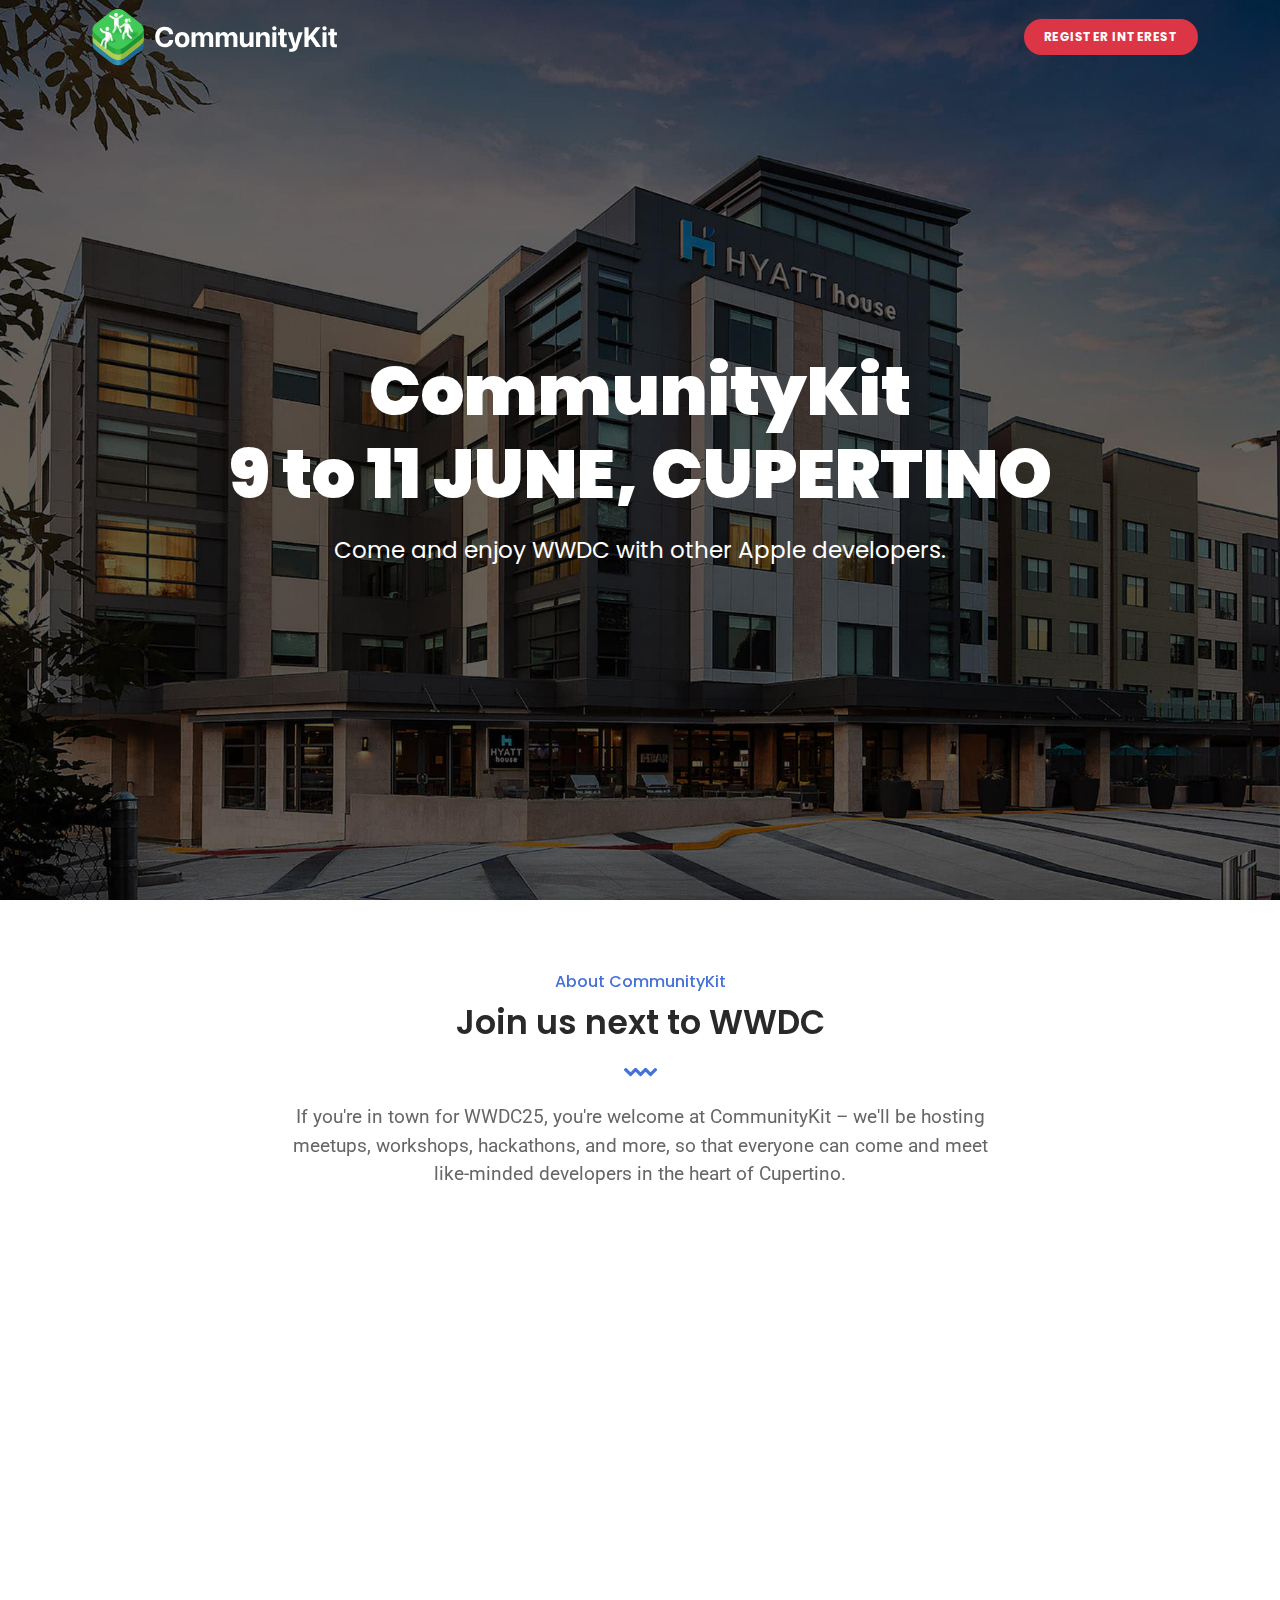
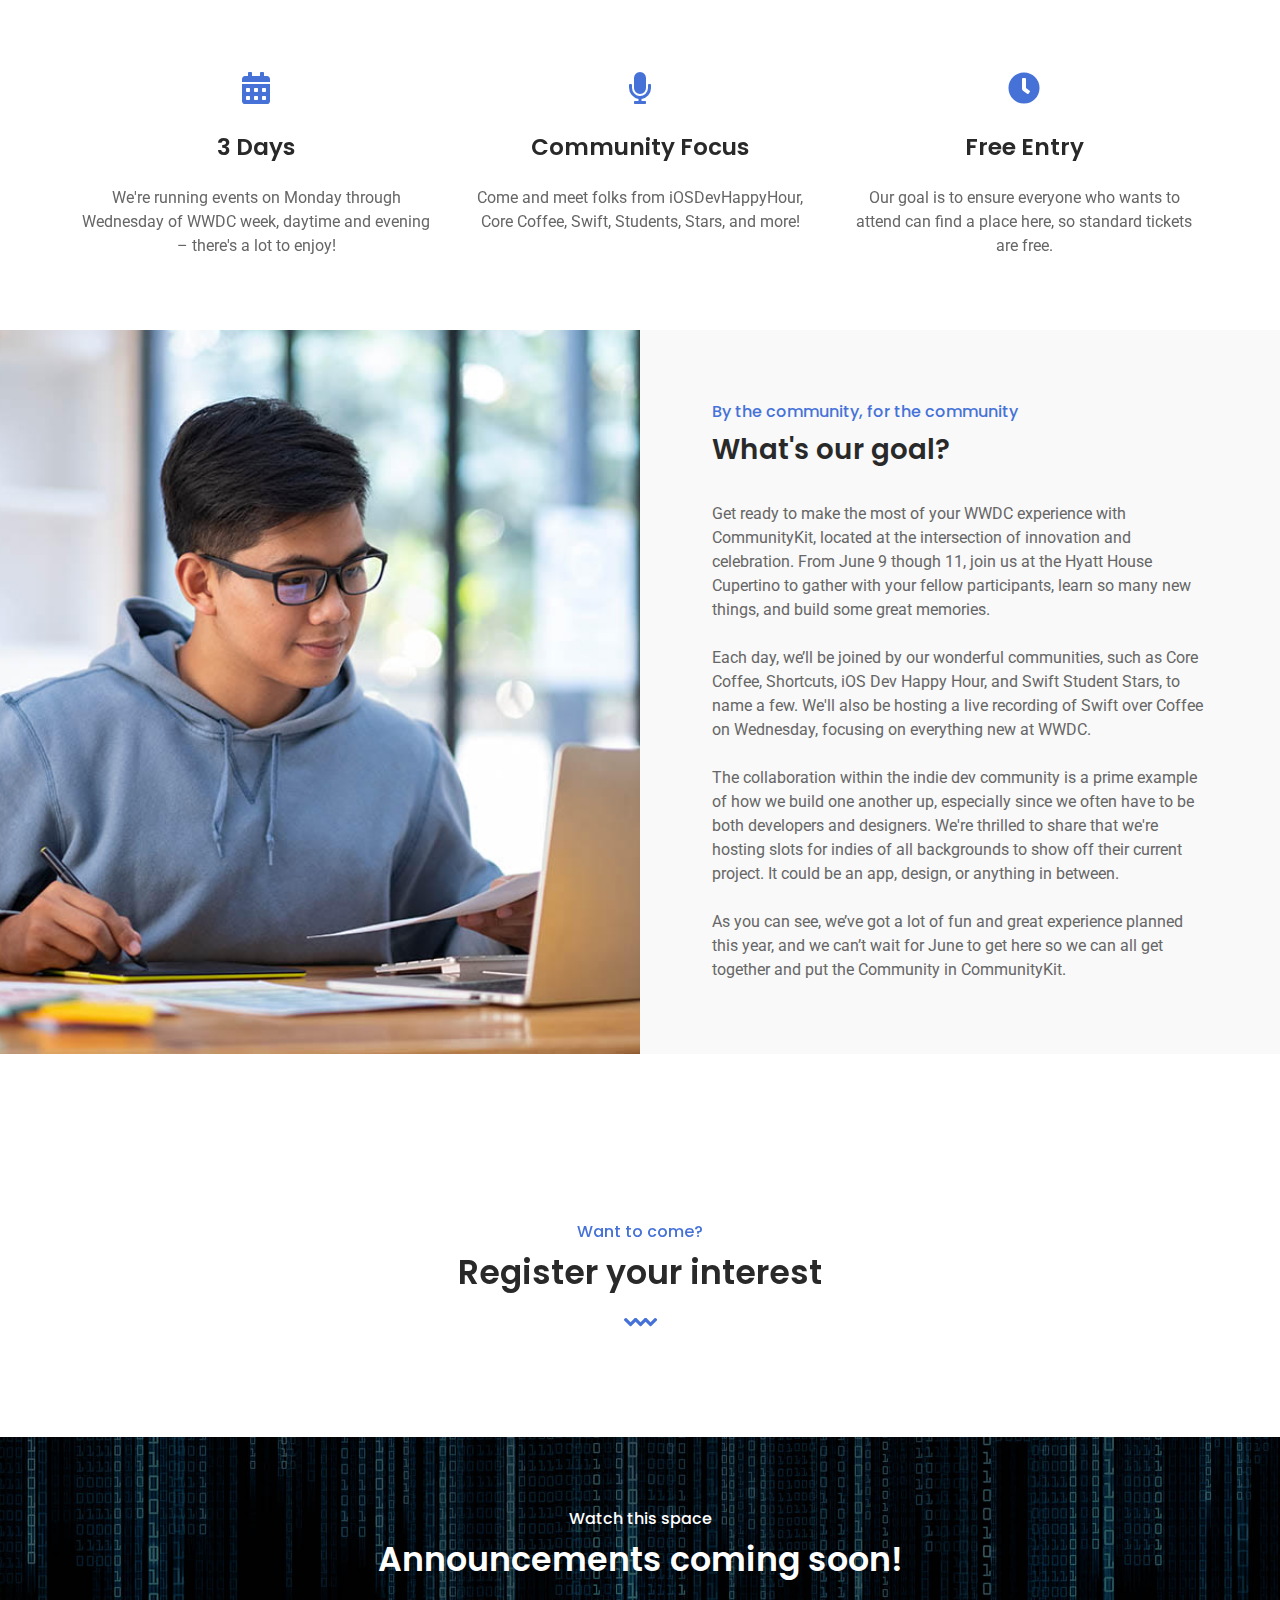
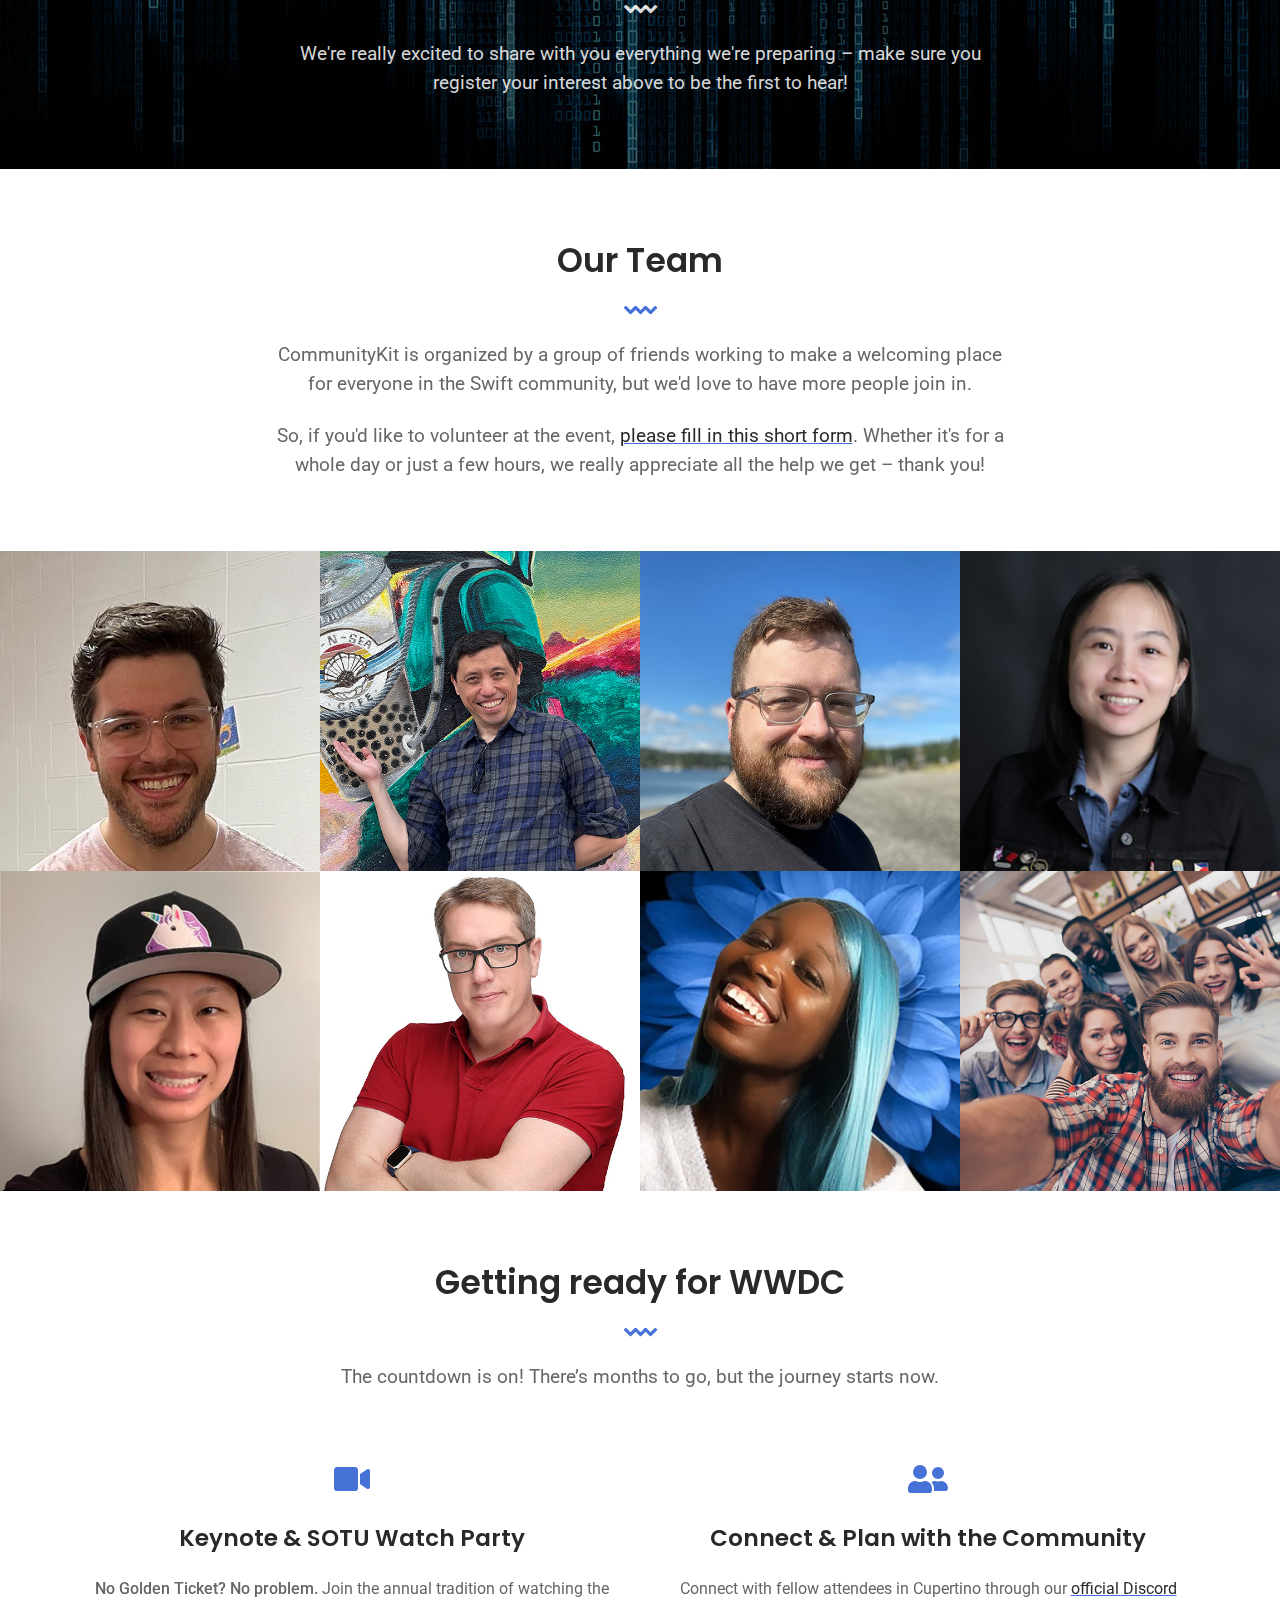
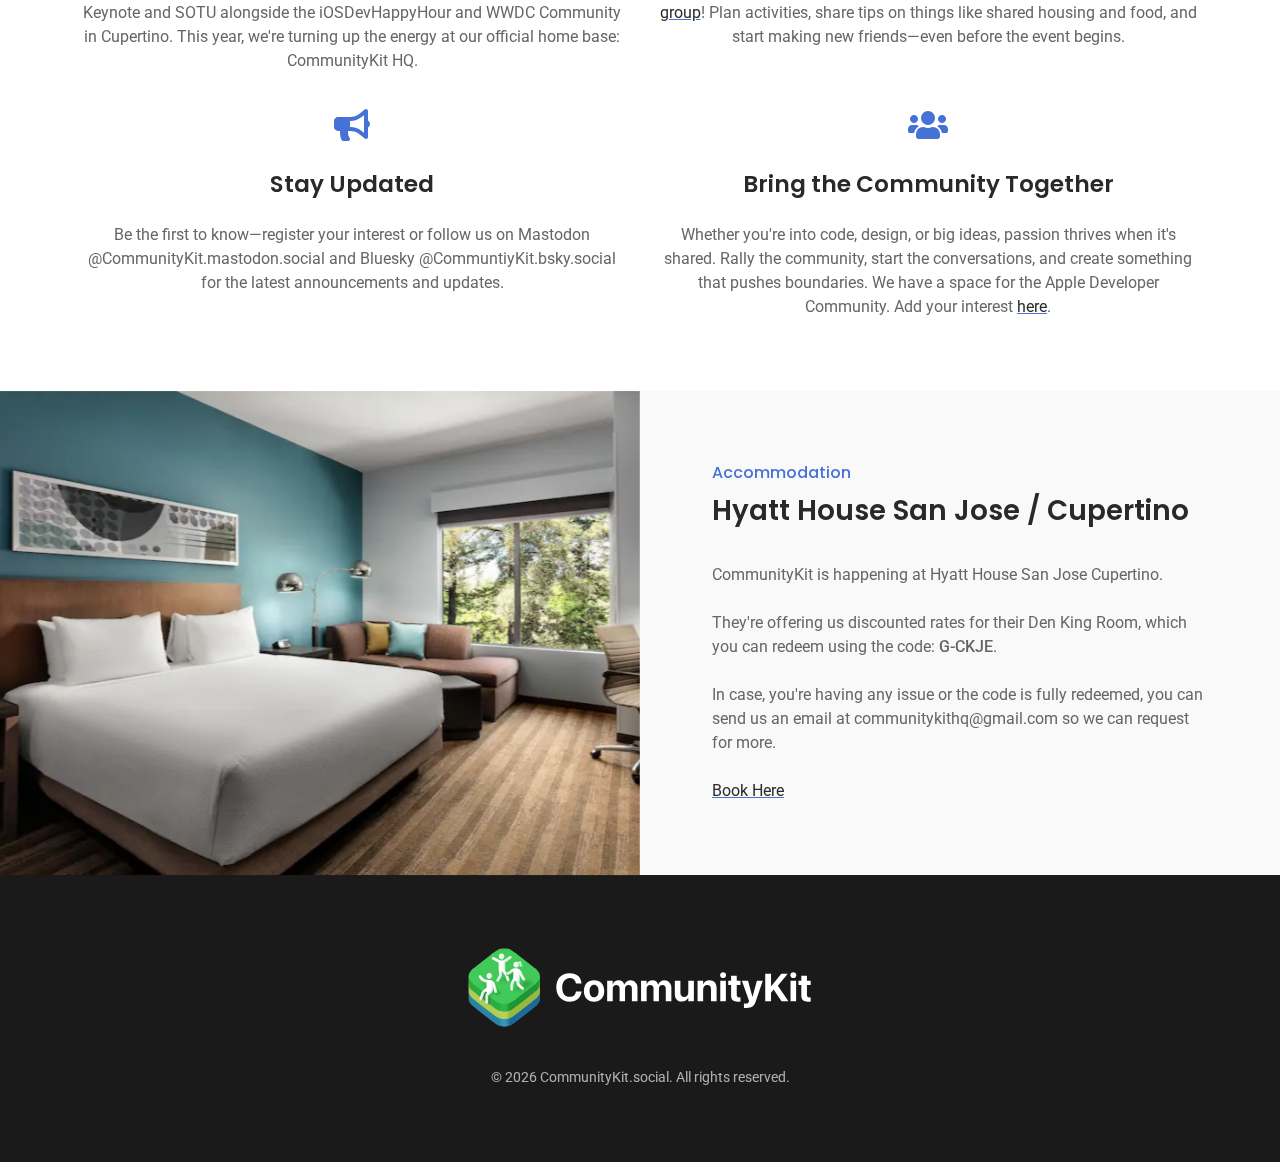
<file: index.html>
<!DOCTYPE html>
<html lang="en-US">
    <head>
        <title>CommunityKit 1.0 – The Best Way to Experience WWDC</title>
        <meta name="author" content="Paul Hudson">
        <meta name="robots" content="index follow">
        <meta name="googlebot" content="index follow">
        <meta http-equiv="content-type" content="text/html; charset=utf-8">
        <meta name="keywords" content="wwdc, event, swift, xcode, funsies, community, wwdc25">
        <meta name="description" content="A community event running alongside WWDC in Cupertino.">
        <meta name="apple-mobile-web-app-capable" content="yes">
        <meta name="apple-mobile-web-app-status-bar-style" content="black">
        <meta name="viewport" content="width=device-width, initial-scale=1.0">
        <link rel="icon" href="/img/favicon/favicon-32x32.png" sizes="32x32" />
        <link rel="icon" href="/img/favicon/favicon-192x192.png" sizes="192x192" />
        <link rel="apple-touch-icon" href="/img/favicon/favicon-180x180.png" />
        <meta name="msapplication-TileImage" content="/img/favicon/favicon-270x270.png" />
        <link rel="preconnect" href="https://fonts.gstatic.com">
        <link href="https://fonts.googleapis.com/css2?family=Poppins:wght@400;500;600;700;900&family=Roboto:wght@400;500;700&display=swap" rel="stylesheet">
        <link rel="stylesheet" href="/js/vendor/bootstrap/css/bootstrap.min.css" />
        <link rel="stylesheet" href="/fonts/fontawesome/css/all.min.css" />
        <link rel="stylesheet" href="/css/style.css" />
        <link rel="stylesheet" href="/css/custom.css" />
    </head>
    <body>
        <div id="main-wrapper">
            <div id="main-container">
                <header class="header-section header-section-fixed header-section-transparent">
                    <div class="header-section-container">

                        <div class="header-menu-section transparent">
                            <div class="header-menu-section-container">
                                <nav class="navbar navbar-expand-lg">
                                    <div class="container gx-4">
                                        <a class="navbar-brand p-2" href="/" title="CommunityKit">
                                            <img src="/img/logo-color.svg" style="width: 250px;" alt="CommunityKit" class="normal" />
                                            <img src="/img/logo-white.svg" style="width: 250px;" alt="CommunityKit" class="transparent" />
                                        </a>

                                        <button class="navbar-toggler" type="button" data-bs-toggle="collapse" data-bs-target="#mobile-menu" aria-controls="mobile-menu" aria-expanded="false" aria-label="Toggle navigation">
                                            <span class="navbar-toggler-lines-wrapper">
                                                <i class="navbar-toggler-line navbar-toggler-line-top"></i>
                                                <i class="navbar-toggler-line navbar-toggler-line-middle"></i>
                                                <i class="navbar-toggler-line navbar-toggler-line-bottom"></i>
                                            </span>
                                        </button>

                                        <div class="header-menu desktop-menu navbar-collapse">
                                            <ul class="navbar-nav ms-auto">
                                                <li class="nav-item headerbtn">
                                                    <a class="nav-link btn btn-danger btn-block btn-sm btn-round btn-outline-reverse" href="#register-interest">
                                                        <span>REGISTER INTEREST</span>
                                                    </a>
                                                </li>
                                            </ul>
                                        </div>
                                    </div>
                                    <div class="header-menu mobile-menu collapse" id="mobile-menu">
                                    </div>
                                </nav>
                            </div>
                        </div>
                    </div>
                </header>
                <div id="page-body" class="page-body">
                    <div class="row main-row justify-content-center">
                        <div id="primary" class="content-area col-lg-12">
                            <main id="main" class="content-area-container site-main">
                                <div class="main-section pt-0 pb-0 dark-1-color-bg" style="background-image: url(/img/venue.jpg);">
                                    <div class="container gx-4">
                                        <div class="row gx-36 align-items-center justify-content-center height-100vh pt-72 pb-72">

                                            <div class="col-lg-12">

                                                <div class="gap gap-72 d-none d-xl-block"></div>

                                                <div class="section-title section-title-intro text-center light-color mb-12">
                                                    <div class="section-title-container">

                                                        <div class="section-title-body">

                                                            <div class="section-title-heading">
                                                                <h1 class="font-weight-900">CommunityKit<br>9 to 11 JUNE, CUPERTINO</h1>
                                                            </div>
                                                        </div>
                                                    </div>
                                                </div>

                                                <div class="gap gap-6 d-none d-md-block"></div>

                                                <div class="section-title section-title-intro text-center light-color">
                                                    <div class="section-title-container">

                                                        <div class="section-title-body">

                                                            <div class="section-title-content">
                                                                <p class="secondary-font-family white-color">Come and enjoy WWDC with other Apple developers.</p>
                                                            </div>
                                                        </div>
                                                    </div>
                                                </div>

                                                <div class="gap gap-18 d-none d-md-block"></div>

                                            </div>
                                        </div>
                                    </div>
                                </div>
                                <div class="main-section">
                                    <div class="container gx-4">
                                        <div class="row gx-36">

                                            <div class="col-lg-8 offset-lg-2">

                                                <div class="section-title text-center">
                                                    <div class="section-title-container">

                                                        <div class="section-title-body">

                                                            <div class="section-title-heading">
                                                                <h6 class="font-weight-500 accent-color">About CommunityKit</h6>
                                                                <h2>Join us next to WWDC</h2>
                                                            </div>

                                                            <div class="hr-divider hr-divider-layout-1 accent-color"></div>

                                                            <div class="section-title-content">
                                                                <p>If you're in town for WWDC25, you're welcome at CommunityKit – we'll be hosting meetups, workshops, hackathons, and more, so that everyone can come and meet like-minded developers in the heart of Cupertino.</p>
                                                            </div>

                                                        </div>
                                                    </div>
                                                </div>

                                                <!-- Add the Video Here -->
                                                <div class="video-container">
                                                    <iframe width="800" height="500" src="https://www.youtube.com/embed/1Prjnp6FDE8?si=4uBH5kfYivisK89u&amp;controls=0" title="YouTube video player" frameborder="0" allow="accelerometer; autoplay; clipboard-write; encrypted-media; gyroscope; picture-in-picture; web-share" referrerpolicy="strict-origin-when-cross-origin" allowfullscreen></iframe>
                                                </div>

                                                <div class="gap gap-36"></div>
                                            </div>

                                            <div class="col-lg-4">

                                                <div class="main-block icon-block text-center">
                                                    <div class="main-block-container icon-block-container">

                                                        <div class="main-block-header icon-block-header accent-color">
                                                            <i class="fas fa-2x fa-calendar-alt"></i>
                                                        </div>

                                                        <div class="main-block-body icon-block-body">

                                                            <div class="main-block-heading icon-block-heading">
                                                                <h4>3 Days</h4>
                                                            </div>

                                                            <div class="main-block-content icon-block-content">
                                                                <p>We're running events on Monday through Wednesday of WWDC week, daytime and evening – there's a lot to enjoy!</p>
                                                            </div>
                                                        </div>
                                                    </div>
                                                </div>

                                                <div class="gap gap-18 d-lg-none"></div>
                                            </div>

                                            <div class="col-lg-4">
                                                <div class="main-block icon-block text-center">
                                                    <div class="main-block-container icon-block-container">
                                                        <div class="main-block-header icon-block-header accent-color">
                                                            <i class="fas fa-2x fa-microphone"></i>
                                                        </div>

                                                        <div class="main-block-body icon-block-body">

                                                            <div class="main-block-heading icon-block-heading">
                                                                <h4>Community Focus</h4>
                                                            </div>

                                                            <div class="main-block-content icon-block-content">
                                                                <p>Come and meet folks from iOSDevHappyHour, Core Coffee, Swift, Students, Stars, and more!</p>
                                                            </div>
                                                        </div>
                                                    </div>
                                                </div>

                                                <div class="gap gap-18 d-lg-none"></div>
                                            </div>

                                            <div class="col-lg-4">
                                                <div class="main-block icon-block text-center">
                                                    <div class="main-block-container icon-block-container">

                                                        <div class="main-block-header icon-block-header accent-color">
                                                            <i class="fas fa-2x fa-clock"></i>
                                                        </div>

                                                        <div class="main-block-body icon-block-body">
                                                            <div class="main-block-heading icon-block-heading">
                                                                <h4>Free Entry</h4>
                                                            </div>

                                                            <div class="main-block-content icon-block-content">
                                                                <p>Our goal is to ensure everyone who wants to attend can find a place here, so standard tickets are free.</p>
                                                            </div>
                                                        </div>
                                                    </div>
                                                </div>
                                            </div>

                                        </div>
                                    </div>
                                </div>

                                <div class="main-section pt-0 grey-1-color-bg">
                                    <div class="section-media section-media-half section-media-half-left" style="background-image: url(/img/sidebar.jpg);">
                                        <img src="/img/sidebar.jpg" alt="Image" class="section-media-half-img" />
                                    </div>

                                    <div class="container gx-4">
                                        <div class="row gx-36">
                                            <div class="col-lg-12">
                                                <div class="gap gap-72 d-none d-lg-block"></div>
                                                <div class="gap gap-36 d-none d-xxl-block"></div>

                                                <div class="section-title">
                                                    <div class="section-title-container">
                                                        <div class="section-title-body">
                                                            <div class="section-title-heading">
                                                                <h6 class="font-weight-500 accent-color">By the community, for the community</h6>
                                                                <h3>What's our goal?</h3>
                                                            </div>
                                                        </div>
                                                    </div>
                                                </div>

                                                <div class="main-block text-block">
                                                    <div class="main-block-container text-block-container">
                                                        <div class="main-block-body text-block-body">
                                                            <div class="main-block-content text-block-content">
                                                                <p>Get ready to make the most of your WWDC experience with CommunityKit, located at the intersection of innovation and celebration. From June 9 though 11, join us at the Hyatt House Cupertino to gather with your fellow participants, learn so many new things, and build some great memories.</p>

                                                                <p>Each day, we’ll be joined by our wonderful communities, such as Core Coffee, Shortcuts, iOS Dev Happy Hour, and Swift Student Stars, to name a few. We'll also be hosting a live recording of Swift over Coffee on Wednesday, focusing on everything new at WWDC.</p>
                                                                <p>The collaboration within the indie dev community is a prime example of how we build one another up, especially since we often have to be both developers and designers. We're thrilled to share that we're hosting slots for indies of all backgrounds to show off their current project. It could be an app, design, or anything in between.</p>
                                                                <p>As you can see, we’ve got a lot of fun and great experience planned this year, and we can’t wait for June to get here so we can all get together and put the Community in CommunityKit.</p>
                                                            </div>
                                                        </div>
                                                    </div>
                                                </div>
                                            </div>

                                        </div>
                                    </div>
                                </div>

                                <div class="main-section" id="register-interest">
                                    <div class="container gx-4">
                                        <div class="row gx-36">

                                            <div class="col-lg-8 offset-lg-2 pt-5 mt-5">

                                                <div class="section-title text-center">
                                                    <div class="section-title-container">
                                                        <div class="section-title-body">
                                                            <div class="section-title-heading">
                                                                <h6 class="font-weight-500 accent-color">Want to come?</h6>
                                                                <h2>Register your interest</h2>
                                                            </div>

                                                            <div class="hr-divider hr-divider-layout-1 accent-color"></div>

                                                            <div class="section-title-content">
                                                                <script src="https://communitykit.kit.com/28f3427844/index.js" data-uid="28f3427844"></script>
                                                            </div>
                                                        </div>
                                                    </div>
                                                </div>

                                                <div class="gap gap-36"></div>
                                            </div>
                                        </div>
                                    </div>
                                </div>

                                <div class="main-section dark-1-color-bg" style="background-image: url(/img/bottom.jpg);">
                                    <div class="container gx-4">
                                        <div class="row gx-36">
                                            <div class="col-lg-8 offset-lg-2">
                                                <div class="section-title text-center light-color">
                                                    <div class="section-title-container">
                                                        <div class="section-title-body">
                                                            <div class="section-title-heading">
                                                                <h6 class="font-weight-500">Watch this space</h6>
                                                                <h2>Announcements coming soon!</h2>
                                                            </div>

                                                            <div class="hr-divider hr-divider-layout-1"></div>

                                                            <div class="section-title-content">
                                                                <p>We're really excited to share with you everything we're preparing – make sure you register your interest above to be the first to hear!</p>
                                                            </div>
                                                        </div>
                                                    </div>
                                                </div>
                                            </div>
                                        </div>
                                    </div>
                                </div>

                                <div class="main-section pb-0" id="section-6">
                                    <div class="container gx-4">
                                        <div class="row gx-36 align-items-center justify-content-center">
                                            <div class="col-lg-8">
                                                <div class="section-title text-center">
                                                    <div class="section-title-container">
                                                        <div class="section-title-body">
                                                            <div class="section-title-heading">
                                                                <h2>Our Team</h2>
                                                            </div>

                                                            <div class="hr-divider hr-divider-layout-1 accent-color"></div>

                                                            <p>CommunityKit is organized by a group of friends working to make a welcoming place for everyone in the Swift community, but we'd love to have more people join in.</p>

                                                            <p>So, if you'd like to volunteer at the event, <a href="https://forms.gle/9bVZ4DbhjAZigkyF6" target="_blank">please fill in this short form</a>. Whether it's for a whole day or just a few hours, we really appreciate all the help we get – thank you!</p>

                                                        </div>
                                                    </div>
                                                </div>

                                                <div class="gap gap-36"></div>
                                            </div>
                                        </div>
                                    </div>
                                </div>

                                <div class="main-section pt-0 pb-0">
                                    <div class="container-fluid gx-0">
                                        <div class="row gx-0 align-items-center">
                                            <div class="col-lg-3">
                                                <div class="main-block team-member-block team-member-block-layout-4 light-color mb-0">
                                                    <div class="main-block-container team-member-block-container">
                                                        <div class="main-block-header team-member-block-header">
                                                            <img src="/img/adrian.jpg" alt="Image" />
                                                        </div>

                                                        <div class="main-block-body team-member-block-body">

                                                            <div class="main-block-heading team-member-block-heading">
                                                                <h4 class="name">Adrian Eves</h4>
                                                            </div>
                                                        </div>
                                                    </div>
                                                </div>
                                            </div>

                                            <div class="col-lg-3">
                                                <div class="main-block team-member-block team-member-block-layout-4 light-color mb-0">
                                                    <div class="main-block-container team-member-block-container">
                                                        <div class="main-block-header team-member-block-header">
                                                            <img src="/img/chris.jpg" alt="Image" />
                                                        </div>

                                                        <div class="main-block-body team-member-block-body">

                                                            <div class="main-block-heading team-member-block-heading">
                                                                <h4 class="name">Chris Wu</h4>
                                                            </div>
                                                        </div>
                                                    </div>
                                                </div>
                                            </div>

                                            <div class="col-lg-3">
                                                <div class="main-block team-member-block team-member-block-layout-4 light-color mb-0">
                                                    <div class="main-block-container team-member-block-container">
                                                        <div class="main-block-header team-member-block-header">
                                                            <img src="/img/frank.jpg" alt="Image" />
                                                        </div>

                                                        <div class="main-block-body team-member-block-body">
                                                            <div class="main-block-heading team-member-block-heading">
                                                                <h4 class="name">Frank Foster</h4>
                                                            </div>
                                                        </div>
                                                    </div>
                                                </div>
                                            </div>

                                            <div class="col-lg-3">
                                                <div class="main-block team-member-block team-member-block-layout-4 light-color mb-0">
                                                    <div class="main-block-container team-member-block-container">
                                                        <div class="main-block-header team-member-block-header">
                                                            <img src="/img/michie.jpg" alt="Image" />
                                                        </div>

                                                        <div class="main-block-body team-member-block-body">
                                                            <div class="main-block-heading team-member-block-heading">
                                                                <h4 class="name">Michie Ang</h4>
                                                            </div>
                                                        </div>
                                                    </div>
                                                </div>
                                            </div>

                                            <div class="col-lg-3">
                                                <div class="main-block team-member-block team-member-block-layout-4 light-color mb-0">
                                                    <div class="main-block-container team-member-block-container">
                                                        <div class="main-block-header team-member-block-header">
                                                            <img src="/img/mikaela.jpg" alt="Image" />
                                                        </div>

                                                        <div class="main-block-body team-member-block-body">
                                                            <div class="main-block-heading team-member-block-heading">
                                                                <h4 class="name">Mikaela Caron</h4>
                                                            </div>
                                                        </div>
                                                    </div>
                                                </div>
                                            </div>

                                            <div class="col-lg-3">
                                                <div class="main-block team-member-block team-member-block-layout-4 light-color mb-0">
                                                    <div class="main-block-container team-member-block-container">
                                                        <div class="main-block-header team-member-block-header">
                                                            <img src="/img/paul.jpg" alt="Image" />
                                                        </div>

                                                        <div class="main-block-body team-member-block-body">
                                                            <div class="main-block-heading team-member-block-heading">
                                                                <h4 class="name">Paul Hudson</h4>
                                                            </div>
                                                        </div>
                                                    </div>
                                                </div>
                                            </div>

                                            <div class="col-lg-3">
                                                <div class="main-block team-member-block team-member-block-layout-4 light-color mb-0">
                                                    <div class="main-block-container team-member-block-container">
                                                        <div class="main-block-header team-member-block-header">
                                                            <img src="/img/tamia.jpg" alt="Image" />
                                                        </div>

                                                        <div class="main-block-body team-member-block-body">
                                                            <div class="main-block-heading team-member-block-heading">
                                                                <h4 class="name">Tamia James</h4>
                                                            </div>
                                                        </div>
                                                    </div>
                                                </div>
                                            </div>

                                            <div class="col-lg-3">
                                                <div class="main-block team-member-block team-member-block-layout-4 light-color mb-0">
                                                    <div class="main-block-container team-member-block-container">
                                                        <div class="main-block-header team-member-block-header">
                                                            <img src="/img/volunteer.jpg" alt="Image" />
                                                        </div>

                                                        <div class="main-block-body team-member-block-body">
                                                            <div class="main-block-heading team-member-block-heading">
                                                                <h4 class="name">You?</h4>
                                                                <h6 class="role font-weight-500">Volunteer today!</h6>
                                                            </div>
                                                        </div>
                                                    </div>
                                                </div>
                                            </div>
                                        </div>
                                    </div>
                                </div>
                            </main>
                        </div>
                    </div>
                </div>

                <!-- Getting Started
                ============================================================ -->
                
                <div class="main-section">
                    <div class="container gx-4">
                        <div class="row gx-36">

                            <div class="col-lg-8 offset-lg-2">

                                <div class="section-title text-center">
                                    <div class="section-title-container">

                                        <div class="section-title-body">

                                            <div class="section-title-heading">
                                                <!-- <h6 class="font-weight-500 accent-color">About CommunityKit</h6> -->
                                                <h2>Getting ready for WWDC</h2>
                                            </div>

                                            <div class="hr-divider hr-divider-layout-1 accent-color"></div>

                                            <div class="section-title-content">
                                                <p>The countdown is on! There’s months to go, but the journey starts now.</p>
                                            </div>

                                        </div>
                                    </div>
                                </div>

                                <div class="gap gap-36"></div>

                            </div>

                            <div class="col-lg-6">

                                <div class="main-block icon-block text-center">
                                    <div class="main-block-container icon-block-container">

                                        <div class="main-block-header icon-block-header accent-color">
                                            <i class="fas fa-2x fa-video"></i>
                                        </div>

                                        <div class="main-block-body icon-block-body">

                                            <div class="main-block-heading icon-block-heading">
                                                <h4>Keynote & SOTU Watch Party</h4>
                                            </div>

                                            <div class="main-block-content icon-block-content">
                                                <p><b>No Golden Ticket? No problem.</b> Join the annual tradition of watching the Keynote and SOTU alongside the iOSDevHappyHour and WWDC Community in Cupertino. This year, we're turning up the energy at our official home base: CommunityKit HQ.</p>
                                            </div>
                                        </div>
                                    </div>
                                </div>

                                <div class="gap gap-18 d-lg-none"></div>
                            </div>

                            <div class="col-lg-6">
                                <div class="main-block icon-block text-center">
                                    <div class="main-block-container icon-block-container">
                                        <div class="main-block-header icon-block-header accent-color">
                                            <i class="fas fa-2x fa-user-friends"></i>
                                        </div>

                                        <div class="main-block-body icon-block-body">

                                            <div class="main-block-heading icon-block-heading">
                                                <h4>Connect & Plan with the Community</h4>
                                            </div>

                                            <div class="main-block-content icon-block-content">
                                                <p>Connect with fellow attendees in Cupertino through our <a href="https://discord.gg/j9yQ3JnpAQ" target="_blank">official Discord group</a>! Plan activities, share tips on things like shared housing and food, and start making new friends—even before the event begins.</p>

                                            </div>
                                        </div>
                                    </div>
                                </div>

                                <div class="gap gap-18 d-lg-none"></div>
                            </div>

                            <div class="col-lg-6">
                                <div class="main-block icon-block text-center">
                                    <div class="main-block-container icon-block-container">

                                        <div class="main-block-header icon-block-header accent-color">
                                            <i class="fas fa-2x fa-bullhorn"></i>
                                        </div>

                                        <div class="main-block-body icon-block-body">
                                            <div class="main-block-heading icon-block-heading">
                                                <h4>Stay Updated</h4>
                                            </div>

                                            <div class="main-block-content icon-block-content">
                                                <p>Be the first to know—register your interest or follow us on Mastodon @CommunityKit.mastodon.social and Bluesky @CommuntiyKit.bsky.social for the latest announcements and updates.</p>
                                            </div>

                                        </div>
                                    </div>
                                </div>
                            </div>

                            <div class="col-lg-6">
                                <div class="main-block icon-block text-center">
                                    <div class="main-block-container icon-block-container">

                                        <div class="main-block-header icon-block-header accent-color">
                                            <i class="fas fa-2x fa-users"></i>
                                        </div>

                                        <div class="main-block-body icon-block-body">
                                            <div class="main-block-heading icon-block-heading">
                                                <h4>Bring the Community Together</h4>
                                            </div>

                                            <div class="main-block-content icon-block-content">
                                                <p>Whether you're into code, design, or big ideas, passion thrives when it's shared. Rally the community, start the conversations, and create something that pushes boundaries. We have a space for the Apple Developer Community. Add your interest <a href="" target="_blank">here</a>.</p>
                                            </div>
                                        </div>
                                    </div>
                                </div>
                            </div>

                        </div>
                    </div>
                </div>                

                <!-- Accommodation / Location
                ============================================================ -->

                <div class="main-section pt-0 grey-1-color-bg">
                    <div class="section-media section-media-half section-media-half-left" style="background-image: url(/img/room.png);">
                        <img src="/img/room.png" alt="Image" class="section-media-half-img" />
                    </div>

                    <div class="container gx-4">
                        <div class="row gx-36">
                            <div class="col-lg-12">
                                <div class="gap gap-72 d-none d-lg-block"></div>
                                    <div class="gap gap-36 d-none d-xxl-block"></div>

                                        <div class="section-title">
                                            <div class="section-title-container">
                                                <div class="section-title-body">
                                                    <div class="section-title-heading">
                                                        <h6 class="font-weight-500 accent-color">Accommodation</h6>
                                                        <h3>Hyatt House San Jose / Cupertino</h3>
                                                    </div>
                                                </div>
                                            </div>
                                        </div>

                                       <div class="main-block text-block">
                                            <div class="main-block-container text-block-container">
                                                <div class="main-block-body text-block-body">
                                                    <div class="main-block-content text-block-content">
                                                        <p>CommunityKit is happening at Hyatt House San Jose Cupertino.</p>

                                                        <p>They're offering us discounted rates for their Den King Room, which you can redeem using the code: <b>G-CKJE</b>. </p>

                                                        <p>In case, you're having any issue or the code is fully redeemed, you can send us an email at communitykithq@gmail.com so we can request for more.</p>

                                                        <p><a href="https://www.hyatt.com/hyatt-house/en-US/sjcxs-hyatt-house-san-jose-cupertino" target="_blank">Book Here</a></p>
                                                    </div>
                                                </div>
                                            </div>
                                        </div>

                            </div>
                        </div>
                    </div>

                </div>

                <!-- Footer
                ============================================================ -->
                <footer id="colophon" class="footer-section site-footer">
                    <div class="footer-section-container">

                        <div class="footer-section-top">
                            <div class="main-section">
                                <div class="container gx-4">
                                    <div class="row gx-36">

                                        <div class="col-lg-12">

                                            <div class="widget widget_image text-center mb-36">
                                                <a href="/" title="Bason">
                                                    <img src="/img/logo-white.svg" style="width: 350px;" alt="CommunityKit" />
                                                </a>
                                            </div>

                                            <div class="widget widget_text light-color text-center">
                                                <div class="textwidget">
                                                    <p>&copy; <span class="current-year">2025</span> CommunityKit.social. All rights reserved.</p>
                                                </div>
                                            </div>
                                        </div>
                                    </div>
                                </div>
                            </div>
                        </div>
                    </div>
                </footer>
            </div>
        </div>

        <script src="/js/vendor/jquery/jquery-3.6.0.min.js"></script>
        <script src="/js/vendor/bootstrap/js/bootstrap.bundle.min.js"></script>
        <script src="/js/scripts.js"></script>
    </body>
</html>
</file>
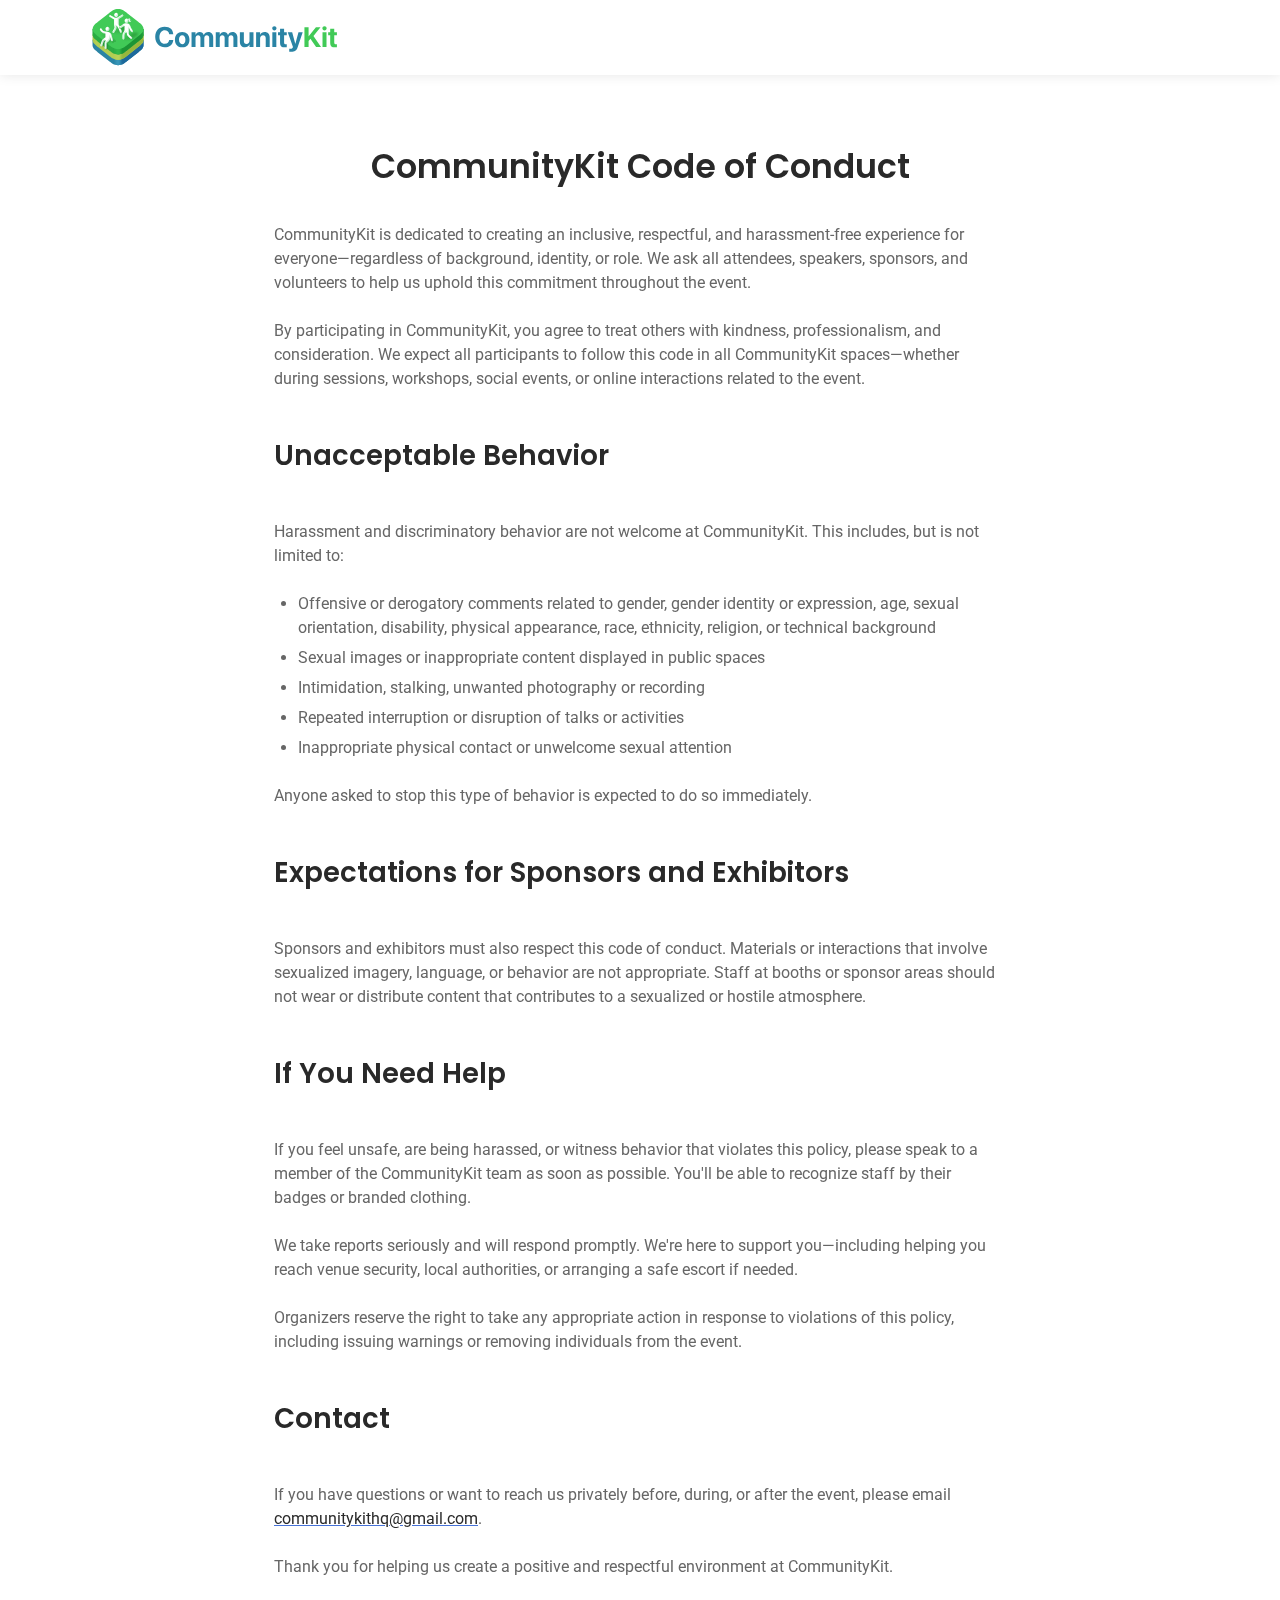
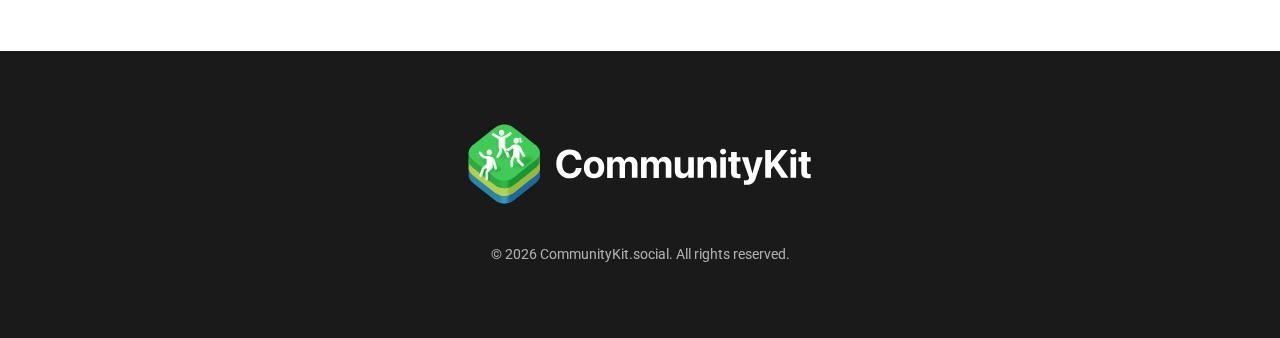
<file: code-of-conduct.html>
<!DOCTYPE html>
<html lang="en-US">
    <head>
        <title>Code of Conduct – CommunityKit</title>
        <meta name="author" content="Paul Hudson">
        <meta name="robots" content="index follow">
        <meta name="googlebot" content="index follow">
        <meta http-equiv="content-type" content="text/html; charset=utf-8">
        <meta name="keywords" content="wwdc, event, swift, xcode, funsies, community, wwdc25">
        <meta name="description" content="Code of Conduct for CommunityKit event.">
        <meta name="apple-mobile-web-app-capable" content="yes">
        <meta name="apple-mobile-web-app-status-bar-style" content="black">
        <meta name="viewport" content="width=device-width, initial-scale=1.0">
        <link rel="icon" href="/img/favicon/favicon-32x32.png" sizes="32x32" />
        <link rel="icon" href="/img/favicon/favicon-192x192.png" sizes="192x192" />
        <link rel="apple-touch-icon" href="/img/favicon/favicon-180x180.png" />
        <meta name="msapplication-TileImage" content="/img/favicon/favicon-270x270.png" />
        <link rel="preconnect" href="https://fonts.gstatic.com">
        <link href="https://fonts.googleapis.com/css2?family=Poppins:wght@400;500;600;700;900&family=Roboto:wght@400;500;700&display=swap" rel="stylesheet">
        <link rel="stylesheet" href="/js/vendor/bootstrap/css/bootstrap.min.css" />
        <link rel="stylesheet" href="/fonts/fontawesome/css/all.min.css" />
        <link rel="stylesheet" href="/css/style.css" />
        <link rel="stylesheet" href="/css/custom.css" />
    </head>
    <body>
        <div id="main-wrapper">
            <div id="main-container">
                <header class="header-section header-section-fixed">
                    <div class="header-section-container">
                        <div class="header-menu-section">
                            <div class="header-menu-section-container">
                                <nav class="navbar navbar-expand-lg">
                                    <div class="container gx-4">
                                        <a class="navbar-brand p-2" href="/" title="CommunityKit">
                                            <img src="/img/logo-color.svg" style="width: 250px;" alt="CommunityKit" class="normal" />
                                            <img src="/img/logo-color.svg" style="width: 250px;" alt="CommunityKit" class="transparent" />
                                        </a>
                                    </div>
                                </nav>
                            </div>
                        </div>
                    </div>
                </header>

                <div id="page-body" class="page-body">
                    <div class="row main-row justify-content-center">
                        <div id="primary" class="content-area col-lg-12">
                            <main id="main" class="content-area-container site-main">
                                <div class="main-section">
                                    <div class="container gx-4">
                                        <div class="row gx-36">
                                            <div class="col-lg-8 offset-lg-2">
                                                <div class="section-title text-center">
                                                    <div class="section-title-container">
                                                        <div class="section-title-body">
                                                            <div class="section-title-heading">
                                                                <h2>CommunityKit Code of Conduct</h2>
                                                            </div>
                                                        </div>
                                                    </div>
                                                </div>

                                                <div class="main-block text-block">
                                                    <div class="main-block-container text-block-container">
                                                        <div class="main-block-body text-block-body">
                                                            <div class="main-block-content text-block-content">
                                                                <p>CommunityKit is dedicated to creating an inclusive, respectful, and harassment-free experience for everyone—regardless of background, identity, or role. We ask all attendees, speakers, sponsors, and volunteers to help us uphold this commitment throughout the event.</p>

                                                                <p>By participating in CommunityKit, you agree to treat others with kindness, professionalism, and consideration. We expect all participants to follow this code in all CommunityKit spaces—whether during sessions, workshops, social events, or online interactions related to the event.</p>

                                                                <h3>Unacceptable Behavior</h3>
                                                                <p>Harassment and discriminatory behavior are not welcome at CommunityKit. This includes, but is not limited to:</p>
                                                                <ul>
                                                                    <li>Offensive or derogatory comments related to gender, gender identity or expression, age, sexual orientation, disability, physical appearance, race, ethnicity, religion, or technical background</li>
                                                                    <li>Sexual images or inappropriate content displayed in public spaces</li>
                                                                    <li>Intimidation, stalking, unwanted photography or recording</li>
                                                                    <li>Repeated interruption or disruption of talks or activities</li>
                                                                    <li>Inappropriate physical contact or unwelcome sexual attention</li>
                                                                </ul>
                                                                <p>Anyone asked to stop this type of behavior is expected to do so immediately.</p>

                                                                <h3>Expectations for Sponsors and Exhibitors</h3>
                                                                <p>Sponsors and exhibitors must also respect this code of conduct. Materials or interactions that involve sexualized imagery, language, or behavior are not appropriate. Staff at booths or sponsor areas should not wear or distribute content that contributes to a sexualized or hostile atmosphere.</p>

                                                                <h3>If You Need Help</h3>
                                                                <p>If you feel unsafe, are being harassed, or witness behavior that violates this policy, please speak to a member of the CommunityKit team as soon as possible. You'll be able to recognize staff by their badges or branded clothing.</p>

                                                                <p>We take reports seriously and will respond promptly. We're here to support you—including helping you reach venue security, local authorities, or arranging a safe escort if needed.</p>

                                                                <p>Organizers reserve the right to take any appropriate action in response to violations of this policy, including issuing warnings or removing individuals from the event.</p>

                                                                <h3>Contact</h3>
                                                                <p>If you have questions or want to reach us privately before, during, or after the event, please email <a href="mailto:communitykithq@gmail.com">communitykithq@gmail.com</a>.</p>

                                                                <p>Thank you for helping us create a positive and respectful environment at CommunityKit.</p>
                                                            </div>
                                                        </div>
                                                    </div>
                                                </div>
                                            </div>
                                        </div>
                                    </div>
                                </div>
                            </main>
                        </div>
                    </div>
                </div>

                <footer id="colophon" class="footer-section site-footer">
                    <div class="footer-section-container">
                        <div class="footer-section-top">
                            <div class="main-section">
                                <div class="container gx-4">
                                    <div class="row gx-36">
                                        <div class="col-lg-12">
                                            <div class="widget widget_image text-center mb-36">
                                                <a href="/" title="CommunityKit">
                                                    <img src="/img/logo-white.svg" style="width: 350px;" alt="CommunityKit" />
                                                </a>
                                            </div>

                                            <div class="widget widget_text light-color text-center">
                                                <div class="textwidget">
                                                    <p>&copy; <span class="current-year">2025</span> CommunityKit.social. All rights reserved.</p>
                                                </div>
                                            </div>
                                        </div>
                                    </div>
                                </div>
                            </div>
                        </div>
                    </div>
                </footer>
            </div>
        </div>

        <script src="/js/vendor/jquery/jquery-3.6.0.min.js"></script>
        <script src="/js/vendor/bootstrap/js/bootstrap.bundle.min.js"></script>
        <script src="/js/scripts.js"></script>
    </body>
</html>
</file>
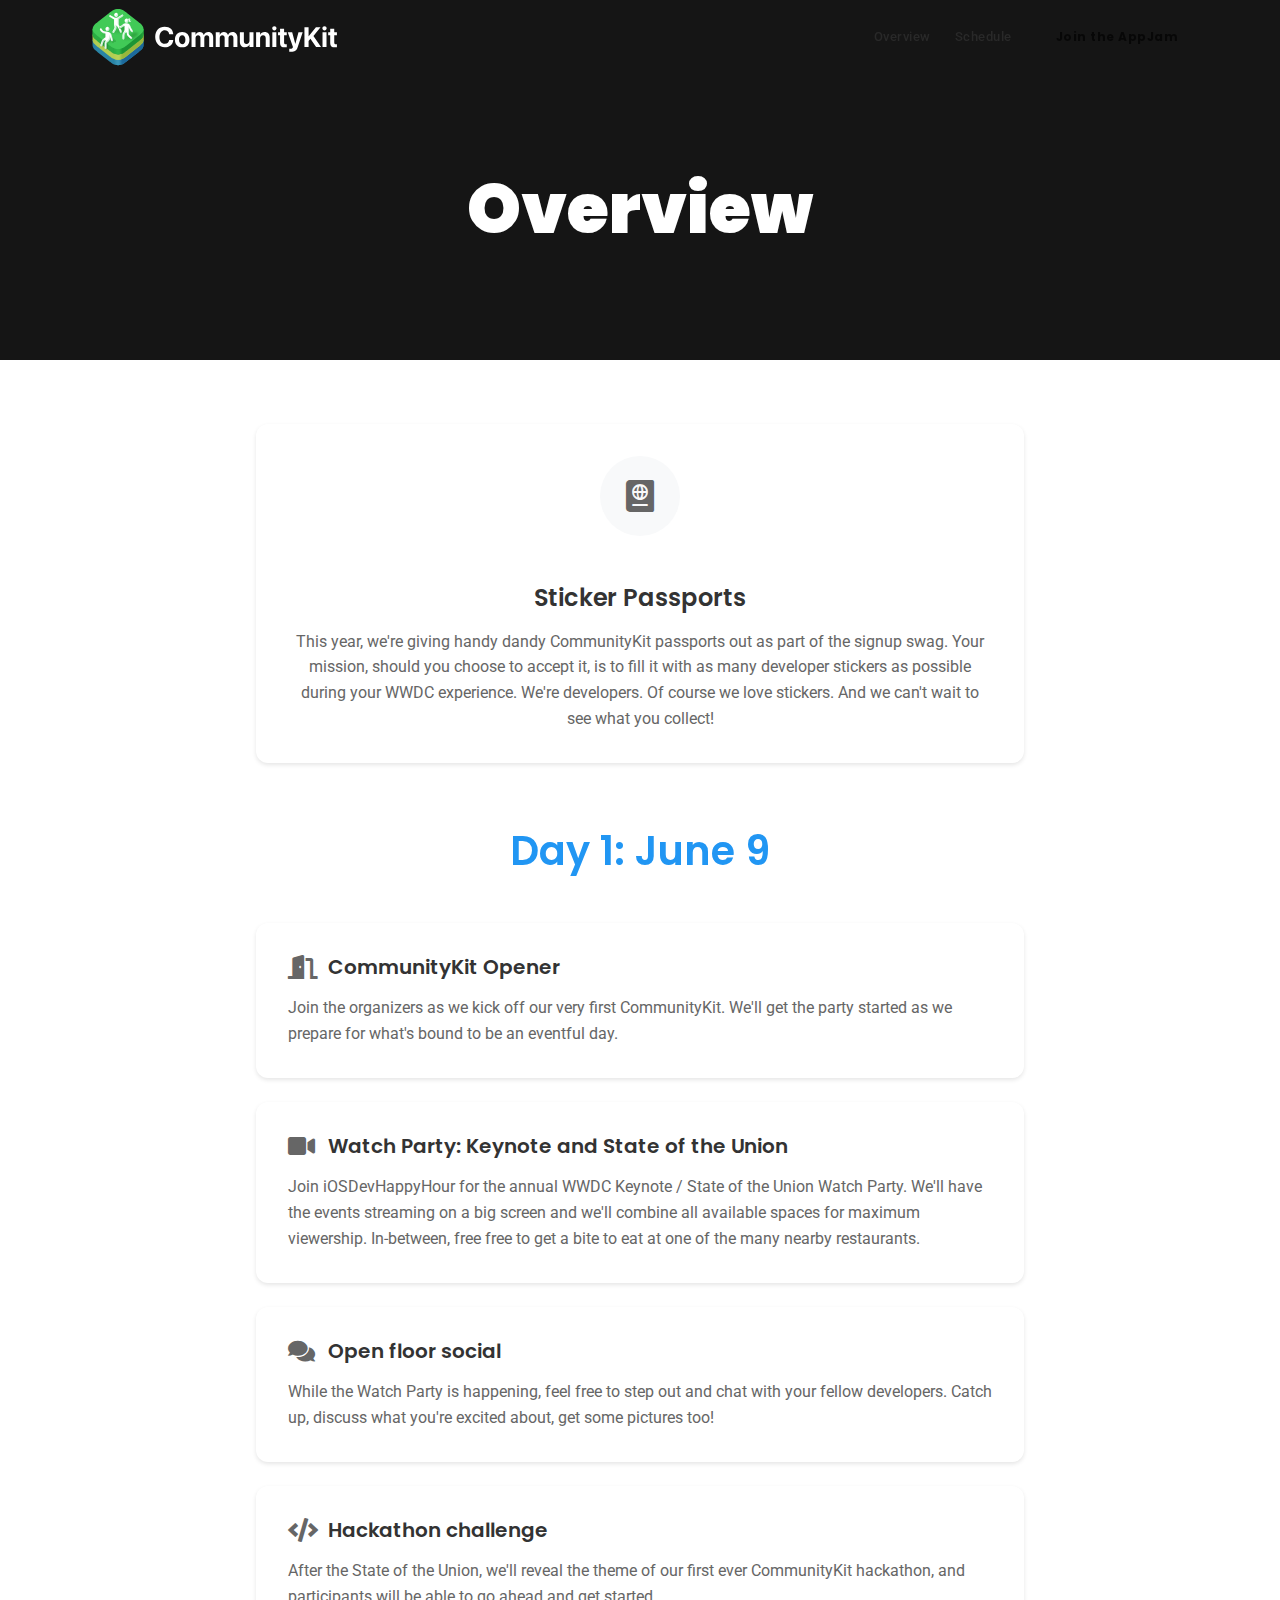
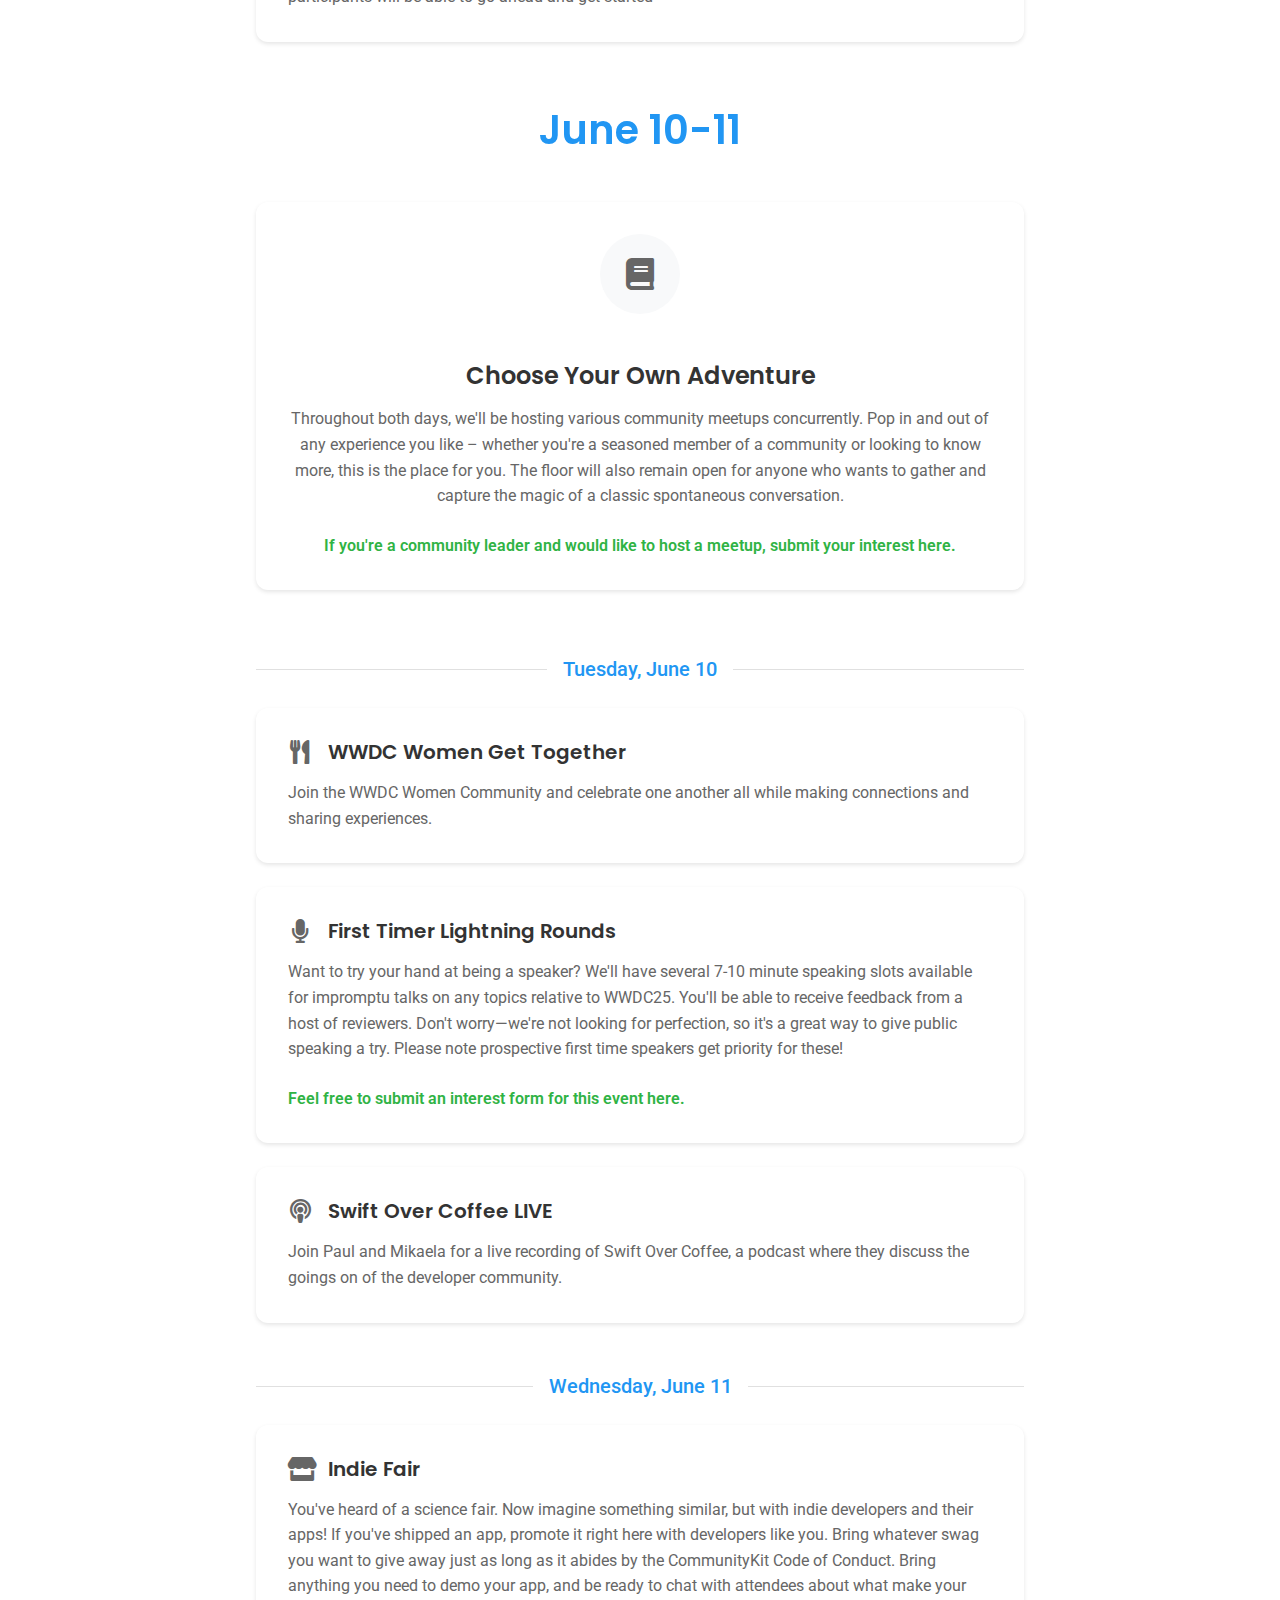
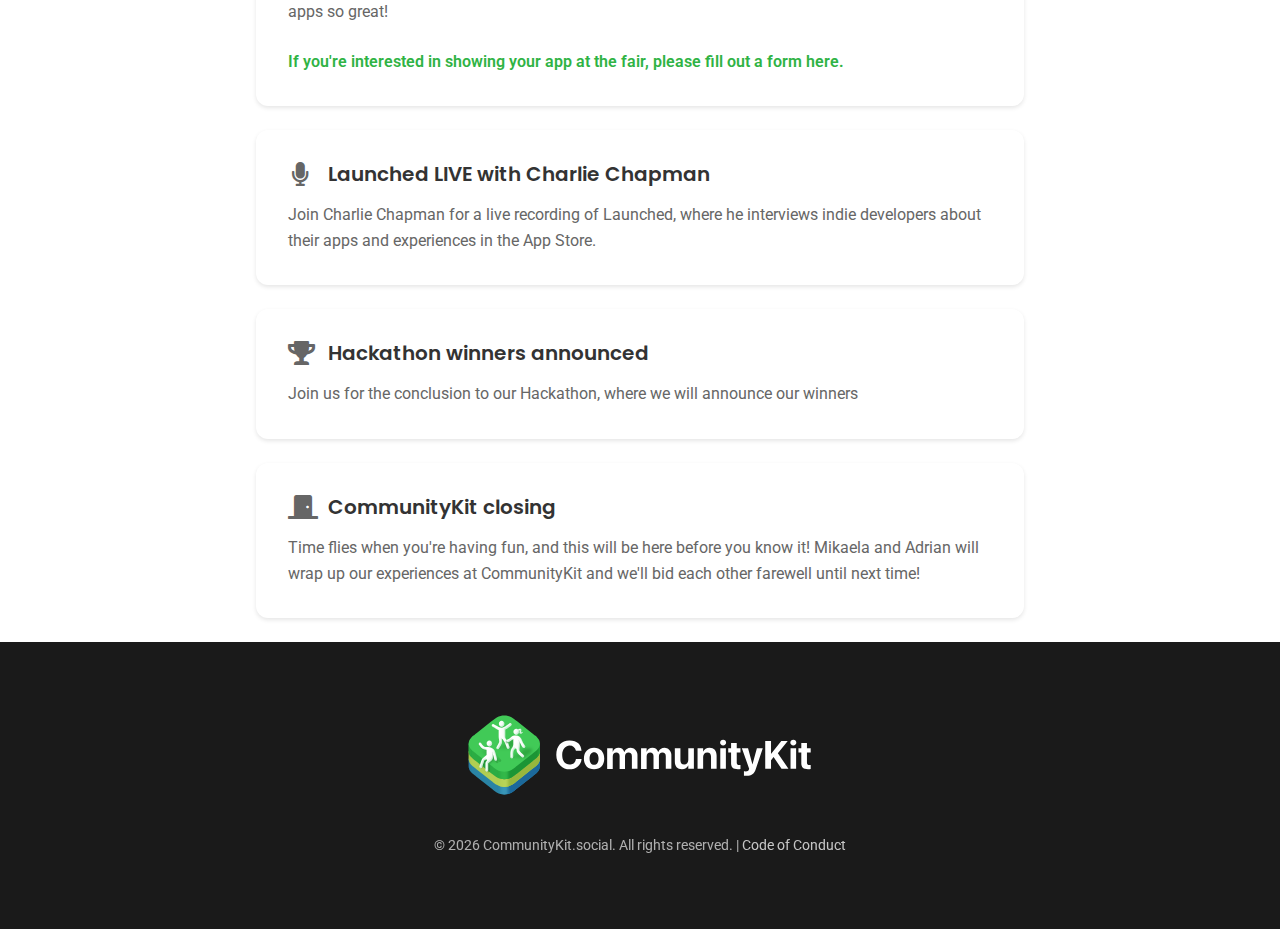
<file: events.html>
<!DOCTYPE html>
<html lang="en-US">
    <head>
        <title>Overview – CommunityKit 1.0</title>
        <meta name="author" content="Paul Hudson">
        <meta name="robots" content="index follow">
        <meta name="googlebot" content="index follow">
        <meta http-equiv="content-type" content="text/html; charset=utf-8">
        <meta name="keywords" content="wwdc, event, swift, xcode, funsies, community, wwdc25">
        <meta name="description" content="CommunityKit events schedule and details.">
        <meta name="apple-mobile-web-app-capable" content="yes">
        <meta name="apple-mobile-web-app-status-bar-style" content="black">
        <meta name="viewport" content="width=device-width, initial-scale=1.0">
        <link rel="icon" href="/img/favicon/favicon-32x32.png" sizes="32x32" />
        <link rel="icon" href="/img/favicon/favicon-192x192.png" sizes="192x192" />
        <link rel="apple-touch-icon" href="/img/favicon/favicon-180x180.png" />
        <meta name="msapplication-TileImage" content="/img/favicon/favicon-270x270.png" />
        <link rel="preconnect" href="https://fonts.gstatic.com">
        <link href="https://fonts.googleapis.com/css2?family=Poppins:wght@400;500;600;700;900&family=Roboto:wght@400;500;700&display=swap" rel="stylesheet">
        <link rel="stylesheet" href="/js/vendor/bootstrap/css/bootstrap.min.css" />
        <link rel="stylesheet" href="/fonts/fontawesome/css/all.min.css" />
        <link rel="stylesheet" href="/css/style.css" />
        <link rel="stylesheet" href="/css/custom.css" />
        <link rel="stylesheet" href="/css/events.css" />
    </head>
    <body>
        <div id="main-wrapper">
            <div id="main-contaifner">
                <header class="header-section header-section-fixed header-section-transparent">
                    <div class="header-section-container">
                        <div class="header-menu-section transparent">
                            <div class="header-menu-section-container">
                                <nav class="navbar navbar-expand-lg">
                                    <div class="container gx-4">
                                        <a class="navbar-brand p-2" href="/" title="CommunityKit">
                                            <img src="/img/logo-color.svg" style="width: 250px;" alt="CommunityKit" class="normal" />
                                            <img src="/img/logo-white.svg" style="width: 250px;" alt="CommunityKit" class="transparent" />
                                        </a>

                                        <button class="navbar-toggler" type="button" data-bs-toggle="collapse" data-bs-target="#mobile-menu" aria-controls="mobile-menu" aria-expanded="false" aria-label="Toggle navigation">
                                            <span class="navbar-toggler-lines-wrapper">
                                                <i class="navbar-toggler-line navbar-toggler-line-top"></i>
                                                <i class="navbar-toggler-line navbar-toggler-line-middle"></i>
                                                <i class="navbar-toggler-line navbar-toggler-line-bottom"></i>
                                            </span>
                                        </button>

                                        <div class="header-menu desktop-menu navbar-collapse">
                                            <ul class="navbar-nav ms-auto">
                                                <li class="nav-item">
                                                    <a class="nav-link" href="/events.html">Overview</a>
                                                </li>
                                                <li class="nav-item">
                                                    <a class="nav-link" href="/schedule.html">Schedule</a>
                                                </li>
                                                <li class="nav-item headerbtn">
                                                    <a href="https://lu.ma/event/evt-A79Z9G4NuC8YhlE"
                                                       class="nav-link btn btn-block btn-sm btn-round btn-outline-reverse custom-register-btn"
                                                       data-luma-action="checkout"
                                                       data-luma-event-id="evt-A79Z9G4NuC8YhlE">
                                                        Register for Event
                                                    </a>
                                                </li>
                                            </ul>
                                        </div>
                                    </div>
                                    <div class="header-menu mobile-menu collapse" id="mobile-menu">
                                    </div>
                                </nav>
                            </div>
                        </div>
                    </div>
                </header>

                <div id="page-body" class="page-body">
                    <div class="row main-row justify-content-center">
                        <div id="primary" class="content-area col-lg-12">
                            <main id="main" class="content-area-container site-main">
                                <!-- Hero Section -->
                                <div class="main-section pt-0 pb-0 dark-1-color-bg">
                                    <div class="container gx-4">
                                        <div class="row gx-36 align-items-center justify-content-center pt-36 pb-36">
                                            <div class="col-lg-12">
                                                <div class="section-title section-title-intro text-center light-color mb-6">
                                                    <div class="section-title-container">
                                                        <div class="section-title-body">
                                                            <div class="section-title-heading">
                                                                <h1 class="font-weight-900">Overview</h1>
                                                            </div>
                                                        </div>
                                                    </div>
                                                </div>
                                            </div>
                                        </div>
                                    </div>
                                </div>

                                <!-- Sticker Passports -->
                                <div class="adventure-section" style="margin-top: 4rem;">
                                    <div class="adventure-item">
                                        <div class="adventure-icon">
                                            <i class="fas fa-passport"></i>
                                        </div>
                                        <h4>Sticker Passports</h4>
                                        <p>This year, we're giving handy dandy CommunityKit passports out as part of the signup swag. Your mission, should you choose to accept it, is to fill it with as many developer stickers as possible during your WWDC experience. We're developers. Of course we love stickers. And we can't wait to see what you collect!</p>
                                    </div>
                                </div>

                                <!-- Day 1 Events -->
                                <div class="section-title">
                                    <h2 class="day-header">Day 1: June 9</h2>
                                </div>

                                <div class="events-container">
                                    <div class="timeline-content">
                                        <h4><i class="fas fa-door-open"></i>CommunityKit Opener</h4>
                                        <p>Join the organizers as we kick off our very first CommunityKit. We'll get the party started as we prepare for what's bound to be an eventful day.</p>
                                    </div>

                                    <div class="timeline-content">
                                        <h4><i class="fas fa-video"></i>Watch Party: Keynote and State of the Union</h4>
                                        <p>Join iOSDevHappyHour for the annual WWDC Keynote / State of the Union Watch Party. We'll have the events streaming on a big screen and we'll combine all available spaces for maximum viewership. In-between, free free to get a bite to eat at one of the many nearby restaurants.</p>
                                    </div>

                                    <div class="timeline-content">
                                        <h4><i class="fas fa-comments"></i>Open floor social</h4>
                                        <p>While the Watch Party is happening, feel free to step out and chat with your fellow developers. Catch up, discuss what you're excited about, get some pictures too!</p>
                                    </div>

                                    <div class="timeline-content">
                                        <h4><i class="fas fa-code"></i>Hackathon challenge</h4>
                                        <p>After the State of the Union, we'll reveal the theme of our first ever CommunityKit hackathon, and participants will be able to go ahead and get started</p>
                                    </div>
                                </div>

                                <!-- Days 2 & 3 -->
                                <div class="section-title">
                                    <h2 class="day-header">June 10-11</h2>
                                </div>

                                <div class="adventure-section">
                                    <div class="adventure-item">
                                        <div class="adventure-icon">
                                            <i class="fas fa-book"></i>
                                        </div>
                                        <h4>Choose Your Own Adventure</h4>
                                        <p>Throughout both days, we'll be hosting various community meetups concurrently. Pop in and out of any experience you like – whether you're a seasoned member of a community or looking to know more, this is the place for you. The floor will also remain open for anyone who wants to gather and capture the magic of a classic spontaneous conversation.</p>
                                        <p style="margin-top: 1.5rem;"><a href="https://docs.google.com/forms/d/e/1FAIpQLSeMv07TXSMQESdy4vLlrWwf8sBvpNOBIYdvM5dlTPEyBYbA4A/viewform?usp=dialog" target="_blank" style="color: #2FB344; font-weight: 600; text-decoration: none;">If you're a community leader and would like to host a meetup, submit your interest here.</a></p>
                                    </div>
                                </div>

                                <div class="events-container">
                                    <div class="day-divider">
                                        <span>Tuesday, June 10</span>
                                    </div>
                                    
                                    <div class="timeline-content">
                                        <h4><i class="fas fa-utensils"></i>WWDC Women Get Together</h4>
                                        <p>Join the WWDC Women Community and celebrate one another all while making connections and sharing experiences.</p>
                                    </div>

                                    <div class="timeline-content">
                                        <h4><i class="fas fa-microphone"></i>First Timer Lightning Rounds</h4>
                                        <p>Want to try your hand at being a speaker? We'll have several 7-10 minute speaking slots available for impromptu talks on any topics relative to WWDC25. You'll be able to receive feedback from a host of reviewers. Don't worry—we're not looking for perfection, so it's a great way to give public speaking a try. Please note prospective first time speakers get priority for these!</p>
                                        <p style="margin-top: 1.5rem;"><a href="https://forms.gle/q48tMtt2CtpyXWU2A" target="_blank" style="color: #2FB344; font-weight: 600; text-decoration: none;">Feel free to submit an interest form for this event here.</a></p>
                                    </div>

                                    <div class="timeline-content">
                                        <h4><i class="fas fa-podcast"></i>Swift Over Coffee LIVE</h4>
                                        <p>Join Paul and Mikaela for a live recording of Swift Over Coffee, a podcast where they discuss the goings on of the developer community.</p>
                                    </div>

                                    <div class="day-divider">
                                        <span>Wednesday, June 11</span>
                                    </div>
                                    
                                    <div class="timeline-content">
                                        <h4><i class="fas fa-store"></i>Indie Fair</h4>
                                        <p>You've heard of a science fair. Now imagine something similar, but with indie developers and their apps! If you've shipped an app, promote it right here with developers like you. Bring whatever swag you want to give away just as long as it abides by the CommunityKit Code of Conduct. Bring anything you need to demo your app, and be ready to chat with attendees about what make your apps so great!</p>
                                        <p style="margin-top: 1.5rem;"><a href="https://forms.gle/nJoBTAWr9UuAvB7v6" target="_blank" style="color: #2FB344; font-weight: 600; text-decoration: none;">If you're interested in showing your app at the fair, please fill out a form here.</a></p>
                                    </div>

                                    <div class="timeline-content">
                                        <h4><i class="fas fa-microphone"></i>Launched LIVE with Charlie Chapman</h4>
                                        <p>Join Charlie Chapman for a live recording of Launched, where he interviews indie developers about their apps and experiences in the App Store.</p>
                                    </div>

                                    <div class="timeline-content">
                                        <h4><i class="fas fa-trophy"></i>Hackathon winners announced</h4>
                                        <p>Join us for the conclusion to our Hackathon, where we will announce our winners</p>
                                    </div>

                                    <div class="timeline-content">
                                        <h4><i class="fas fa-door-closed"></i>CommunityKit closing</h4>
                                        <p>Time flies when you're having fun, and this will be here before you know it! Mikaela and Adrian will wrap up our experiences at CommunityKit and we'll bid each other farewell until next time!</p>
                                    </div>
                                </div>
                            </main>
                        </div>
                    </div>
                </div>

                <!-- Footer -->
                <footer id="colophon" class="footer-section site-footer">
                    <div class="footer-section-container">
                        <div class="footer-section-top">
                            <div class="main-section">
                                <div class="container gx-4">
                                    <div class="row gx-36">
                                        <div class="col-lg-12">
                                            <div class="widget widget_image text-center mb-36">
                                                <a href="/" title="CommunityKit">
                                                    <img src="/img/logo-white.svg" style="width: 350px;" alt="CommunityKit" />
                                                </a>
                                            </div>
                                            <div class="widget widget_text light-color text-center">
                                                <div class="textwidget">
                                                    <p>&copy; <span class="current-year">2025</span> CommunityKit.social. All rights reserved. | <a href="/code-of-conduct.html">Code of Conduct</a></p>
                                                </div>
                                            </div>
                                        </div>
                                    </div>
                                </div>
                            </div>
                        </div>
                    </div>
                </footer>
            </div>
        </div>

        <script src="/js/vendor/jquery/jquery-3.6.0.min.js"></script>
        <script src="/js/vendor/bootstrap/js/bootstrap.bundle.min.js"></script>
        <script src="/js/scripts.js"></script>
        <script id="luma-checkout" src="https://embed.lu.ma/checkout-button.js"></script>
        <script>
          $(function() {
            // Change the CTA button in the navigation bar to "Join the AppJam"
            $(".header-menu .custom-register-btn").text("Join the AppJam");
          });
        </script>
    </body>
</html>
</file>
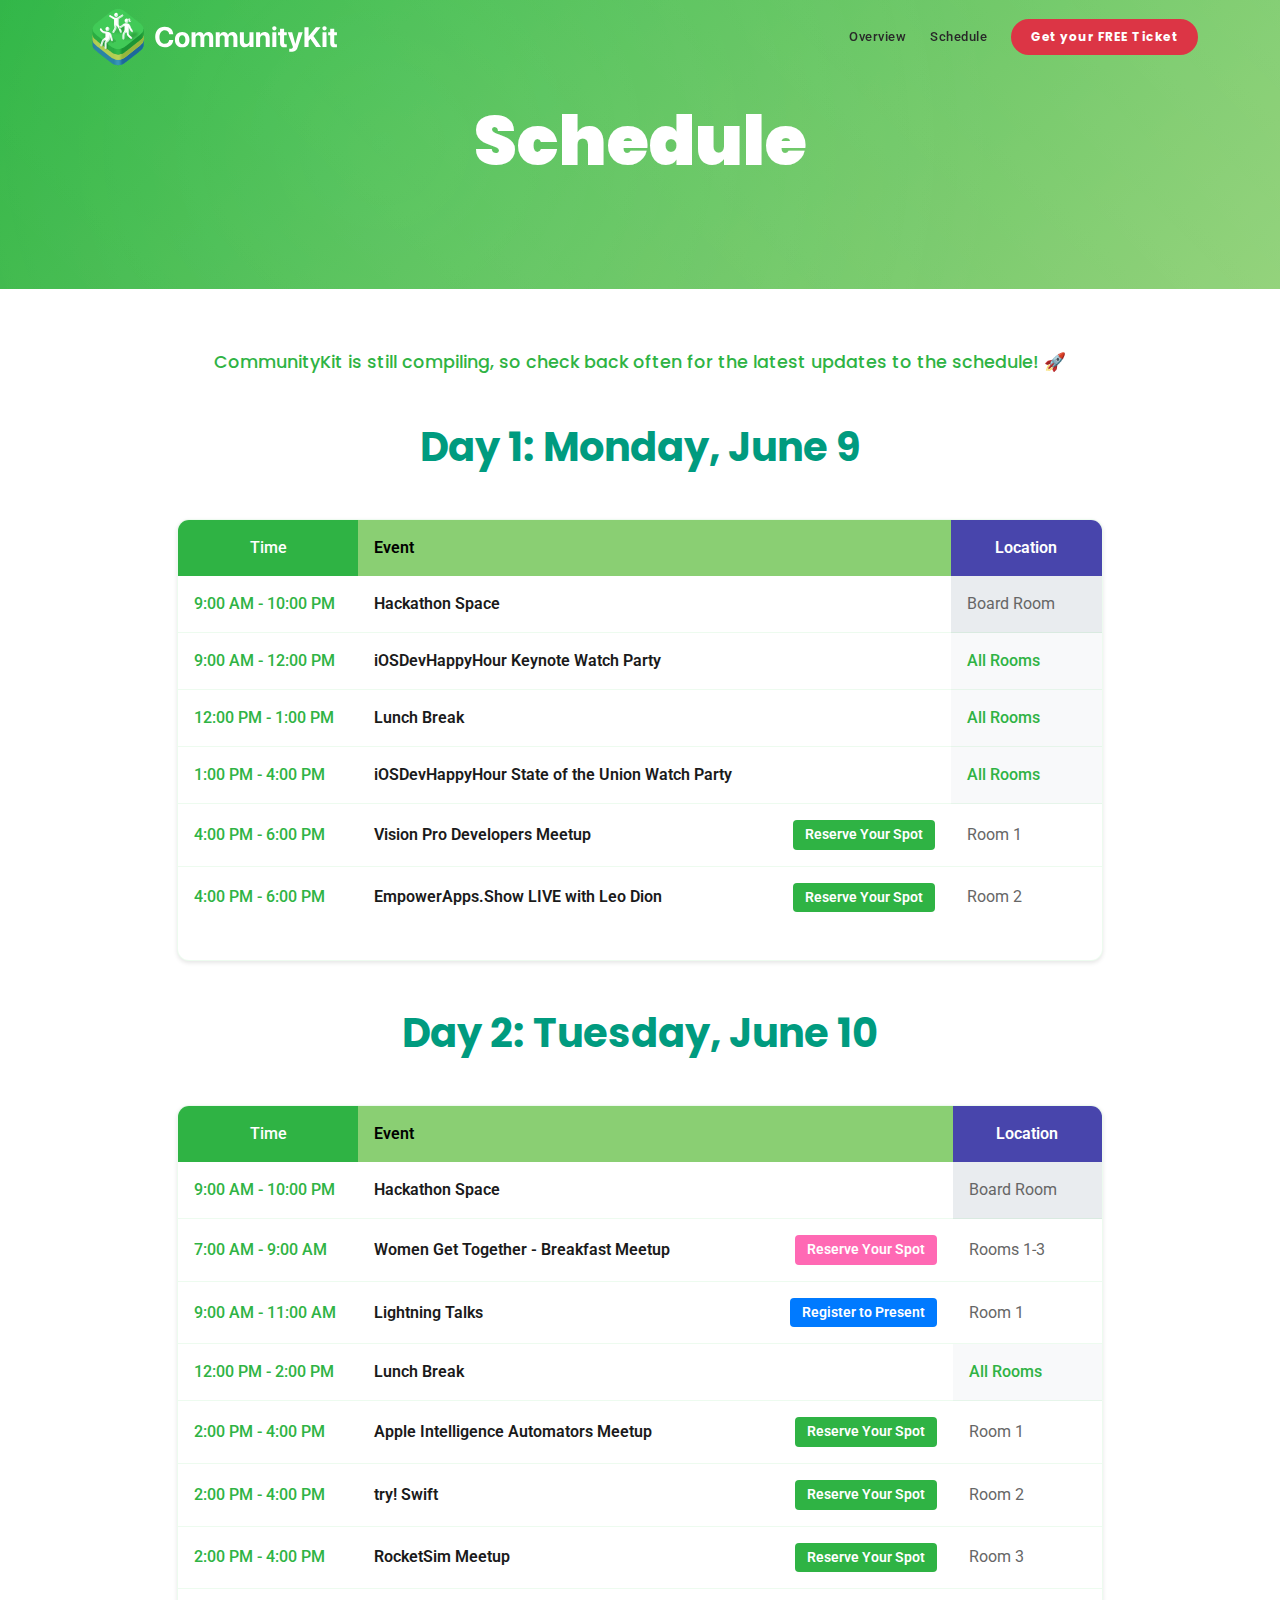
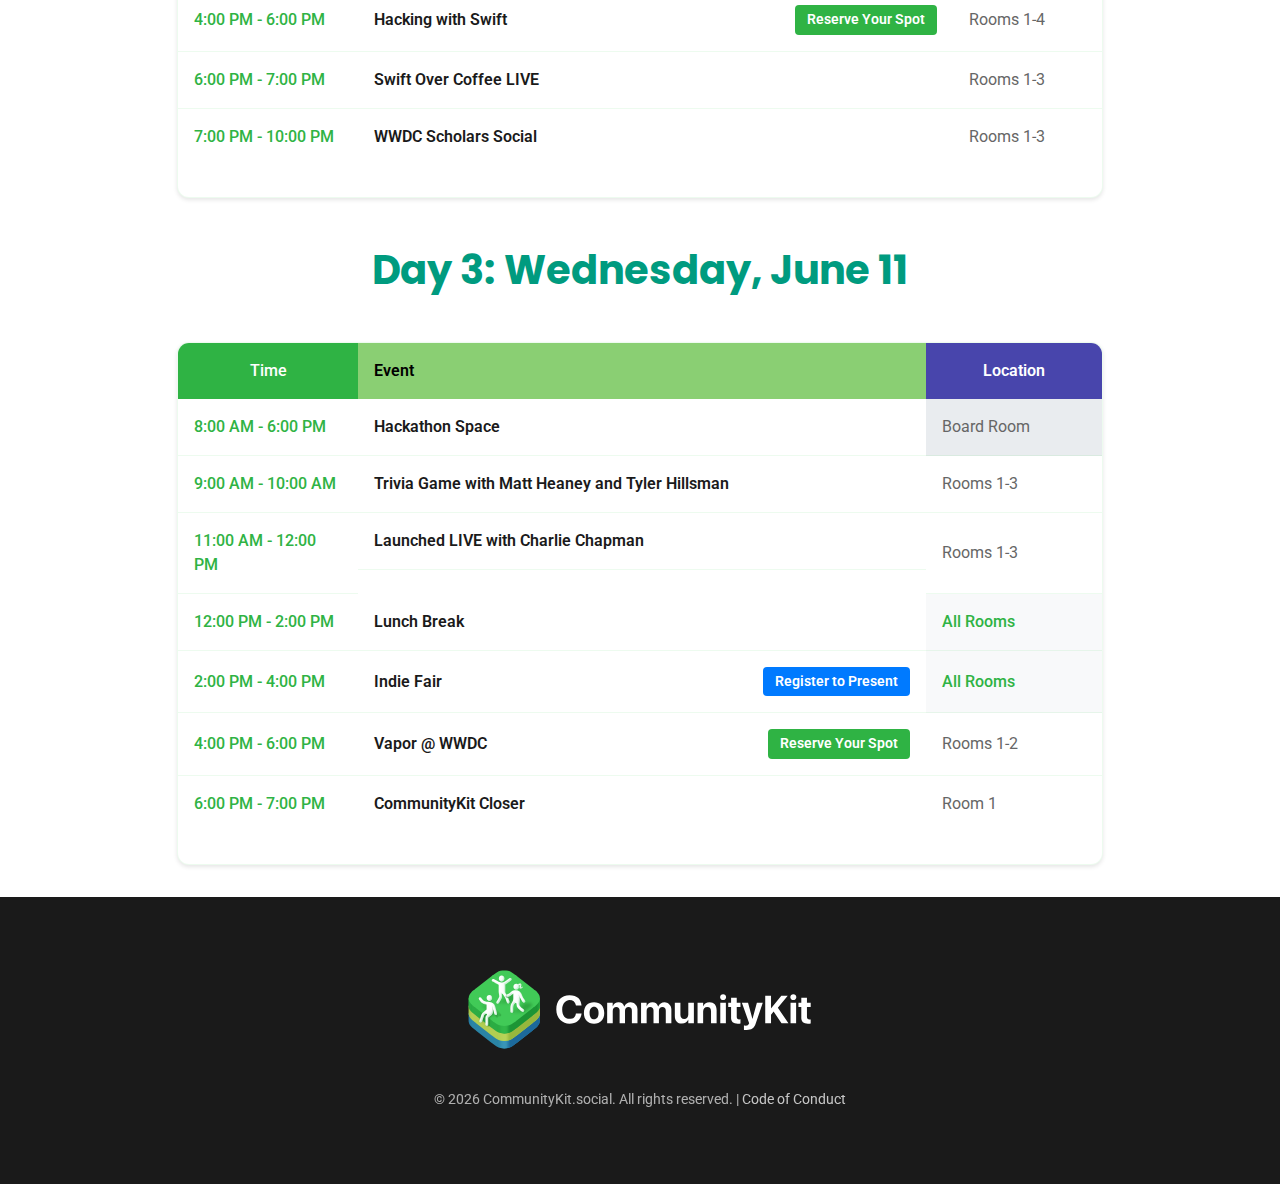
<file: schedule.html>
<!DOCTYPE html>
<html lang="en-US">
    <head>
        <title>Schedule – CommunityKit 1.0</title>
        <meta name="author" content="Paul Hudson">
        <meta name="robots" content="index follow">
        <meta name="googlebot" content="index follow">
        <meta http-equiv="content-type" content="text/html; charset=utf-8">
        <meta name="keywords" content="wwdc, event, swift, xcode, funsies, community, wwdc25">
        <meta name="description" content="CommunityKit schedule and details.">
        <meta name="apple-mobile-web-app-capable" content="yes">
        <meta name="apple-mobile-web-app-status-bar-style" content="black">
        <meta name="viewport" content="width=device-width, initial-scale=1.0">
        <link rel="icon" href="/img/favicon/favicon-32x32.png" sizes="32x32" />
        <link rel="icon" href="/img/favicon/favicon-192x192.png" sizes="192x192" />
        <link rel="apple-touch-icon" href="/img/favicon/favicon-180x180.png" />
        <meta name="msapplication-TileImage" content="/img/favicon/favicon-270x270.png" />
        <link rel="preconnect" href="https://fonts.gstatic.com">
        <link href="https://fonts.googleapis.com/css2?family=Poppins:wght@400;500;600;700;900&family=Roboto:wght@400;500;700&display=swap" rel="stylesheet">
        <link rel="stylesheet" href="/js/vendor/bootstrap/css/bootstrap.min.css" />
        <link rel="stylesheet" href="/fonts/fontawesome/css/all.min.css" />
        <link rel="stylesheet" href="/css/style.css" />
        <link rel="stylesheet" href="/css/custom.css" />
        <link rel="stylesheet" href="/css/schedule.css" />
        <style>
            .schedule-table {
                width: 100%;
                margin-bottom: 2rem;
            }
            .schedule-table th {
                background-color: #f8f9fa;
                padding: 1rem;
                text-align: center;
            }
            .schedule-table td {
                padding: 1rem;
                vertical-align: middle;
            }
            .schedule-table .time-col {
                width: 120px;
                font-weight: 500;
            }
            .schedule-table .event-col {
                min-width: 200px;
                position: relative;
                display: flex;
                justify-content: space-between;
                align-items: center;
                gap: 8px;
            }
            .schedule-table .event-name {
                flex: 1;
            }
            .schedule-table .all-rooms {
                background-color: #f8f9fa;
                font-weight: 500;
            }
            .schedule-table .hackathon-space {
                background-color: #e9ecef;
            }
            .schedule-table .lunch-break {
                background-color: #fff3cd;
                text-align: center;
            }
            .schedule-day {
                margin-bottom: 3rem;
            }
            .schedule-day h3 {
                margin-bottom: 1.5rem;
                padding-bottom: 0.5rem;
                border-bottom: 2px solid #dee2e6;
            }
            .reserve-button, .pink-button, .present-button {
                display: inline-block;
                color: white;
                font-weight: 600;
                padding: 4px 12px;
                border-radius: 4px;
                text-decoration: none;
                font-size: 0.9em;
                white-space: nowrap;
                min-width: 140px;
                text-align: center;
            }
            .reserve-button {
                background-color: #2FB344;
            }
            .reserve-button:hover {
                background-color: #28a03a;
                color: white;
                text-decoration: none;
            }
            .pink-button {
                background-color: #FF69B4;
            }
            .pink-button:hover {
                background-color: #FF1493;
                color: white;
                text-decoration: none;
            }
            .present-button {
                background-color: #007AFF;
            }
            .present-button:hover {
                background-color: #0066CC;
                color: white;
                text-decoration: none;
            }
            @media (max-width: 768px) {
                .schedule-table {
                    display: block;
                    overflow-x: auto;
                }
                .schedule-table .time-col {
                    width: 100px;
                }
                .schedule-table .event-col {
                    flex-direction: column;
                    align-items: flex-start;
                    gap: 4px;
                }
                .reserve-button {
                    margin-top: 4px;
                }
            }
        </style>
    </head>
    <body>
        <div id="main-wrapper">
            <div id="main-container">
                <header class="header-section header-section-fixed header-section-transparent">
                    <div class="header-section-container">
                        <div class="header-menu-section transparent">
                            <div class="header-menu-section-container">
                                <nav class="navbar navbar-expand-lg">
                                    <div class="container gx-4">
                                        <a class="navbar-brand p-2" href="/" title="CommunityKit">
                                            <img src="/img/logo-color.svg" style="width: 250px;" alt="CommunityKit" class="normal" />
                                            <img src="/img/logo-white.svg" style="width: 250px;" alt="CommunityKit" class="transparent" />
                                        </a>

                                        <button class="navbar-toggler" type="button" data-bs-toggle="collapse" data-bs-target="#mobile-menu" aria-controls="mobile-menu" aria-expanded="false" aria-label="Toggle navigation">
                                            <span class="navbar-toggler-lines-wrapper">
                                                <i class="navbar-toggler-line navbar-toggler-line-top"></i>
                                                <i class="navbar-toggler-line navbar-toggler-line-middle"></i>
                                                <i class="navbar-toggler-line navbar-toggler-line-bottom"></i>
                                            </span>
                                        </button>

                                        <div class="header-menu desktop-menu navbar-collapse">
                                            <ul class="navbar-nav ms-auto">
                                                <li class="nav-item">
                                                    <a class="nav-link" href="/events.html">Overview</a>
                                                </li>
                                                <li class="nav-item">
                                                    <a class="nav-link" href="/schedule.html">Schedule</a>
                                                </li>
                                                <li class="nav-item headerbtn">
                                                    <a href="https://lu.ma/event/evt-wdmPipXrrC4XOHL"
                                                       class="luma-checkout--button nav-link btn btn-danger btn-block btn-sm btn-round btn-outline-reverse"
                                                       data-luma-action="checkout"
                                                       data-luma-event-id="evt-wdmPipXrrC4XOHL">
                                                        Register for Event
                                                    </a>
                                                </li>
                                            </ul>
                                        </div>
                                    </div>
                                    <div class="header-menu mobile-menu collapse" id="mobile-menu">
                                    </div>
                                </nav>
                            </div>
                        </div>
                    </div>
                </header>

                <div class="main-section pt-0 pb-0" style="background: linear-gradient(135deg, #4CD964 0%, #A4E88D 100%);">
                    <div class="container">
                        <div class="row justify-content-center">
                            <div class="col-lg-12 text-center">
                                <div class="section-title section-title-intro text-center light-color mb-6">
                                    <div class="section-title-container">
                                        <div class="section-title-body">
                                            <div class="section-title-heading">
                                                <h1 class="font-weight-900 text-white mb-0 py-8" style="padding-top: 100px; padding-bottom: 100px;">Schedule</h1>
                                            </div>
                                        </div>
                                    </div>
                                </div>
                            </div>
                        </div>
                    </div>
                </div>

                <div class="container mt-5">
                    <div class="row justify-content-center">
                        <div class="col-lg-10">
                            <p class="text-center mb-5" style="font-size: 1.1rem; color: #2FB344; font-family: 'Poppins', sans-serif; font-weight: 500;">
                                CommunityKit is still compiling, so check back often for the latest updates to the schedule! 🚀
                            </p>
                            <h2 class="text-center mb-5">Day 1: Monday, June 9</h2>
                            <div class="schedule-container">
                                <table class="schedule-table">
                                    <thead>
                                        <tr>
                                            <th class="time-col">Time</th>
                                            <th class="event-col">Event</th>
                                            <th class="location-col">Location</th>
                                        </tr>
                                    </thead>
                                    <tbody>
                                        <tr>
                                            <td class="time-col">9:00 AM - 10:00 PM</td>
                                            <td class="event-col">Hackathon Space</td>
                                            <td class="hackathon-space">Board Room</td>
                                        </tr>
                                        <tr>
                                            <td class="time-col">9:00 AM - 12:00 PM</td>
                                            <td class="event-col">iOSDevHappyHour Keynote Watch Party</td>
                                            <td class="all-rooms">All Rooms</td>
                                        </tr>
                                        <tr>
                                            <td class="time-col">12:00 PM - 1:00 PM</td>
                                            <td class="event-col">Lunch Break</td>
                                            <td class="all-rooms">All Rooms</td>
                                        </tr>
                                        <tr>
                                            <td class="time-col">1:00 PM - 4:00 PM</td>
                                            <td class="event-col">iOSDevHappyHour State of the Union Watch Party</td>
                                            <td class="all-rooms">All Rooms</td>
                                        </tr>
                                        <tr>
                                            <td class="time-col">4:00 PM - 6:00 PM</td>
                                            <td class="event-col">
                                                <span class="event-name">Vision Pro Developers Meetup</span>
                                                <a href="https://lu.ma/jz8wgmls" target="_blank" class="reserve-button">Reserve Your Spot</a>
                                            </td>
                                            <td>Room 1</td>
                                        </tr>
                                        <tr>
                                            <td class="time-col">4:00 PM - 6:00 PM</td>
                                            <td class="event-col">
                                                <span class="event-name">EmpowerApps.Show LIVE with Leo Dion</span>
                                                <a href="https://lu.ma/snplx9gn" target="_blank" class="reserve-button">Reserve Your Spot</a>
                                            </td>
                                            <td>Room 2</td>
                                        </tr>
                                    </tbody>
                                </table>
                            </div>

                            <h2 class="text-center mb-5 mt-5">Day 2: Tuesday, June 10</h2>
                            <div class="schedule-container">
                                <table class="schedule-table">
                                    <thead>
                                        <tr>
                                            <th class="time-col">Time</th>
                                            <th class="event-col">Event</th>
                                            <th class="location-col">Location</th>
                                        </tr>
                                    </thead>
                                    <tbody>
                                        <tr>
                                            <td class="time-col">9:00 AM - 10:00 PM</td>
                                            <td class="event-col">Hackathon Space</td>
                                            <td class="hackathon-space">Board Room</td>
                                        </tr>
                                        <tr>
                                            <td class="time-col">7:00 AM - 9:00 AM</td>
                                            <td class="event-col">
                                                <span class="event-name">Women Get Together - Breakfast Meetup</span>
                                                <a href="https://lu.ma/lcaz5v0q" target="_blank" class="pink-button">Reserve Your Spot</a>
                                            </td>
                                            <td>Rooms 1-3</td>
                                        </tr>
                                        <tr>
                                            <td class="time-col">9:00 AM - 11:00 AM</td>
                                            <td class="event-col">
                                                <span class="event-name">Lightning Talks</span>
                                                <a href="https://docs.google.com/forms/d/e/1FAIpQLScA0IWK6m64fLAv97-Oqj5Fr8JtOXQ7SVtBqKN0xOuOF596Lg/viewform?usp=dialog" target="_blank" class="present-button">Register to Present</a>
                                            </td>
                                            <td>Room 1</td>
                                        </tr>
                                        <tr>
                                            <td class="time-col">12:00 PM - 2:00 PM</td>
                                            <td class="event-col">Lunch Break</td>
                                            <td class="all-rooms">All Rooms</td>
                                        </tr>
                                        <tr>
                                            <td class="time-col">2:00 PM - 4:00 PM</td>
                                            <td class="event-col">
                                                <span class="event-name">Apple Intelligence Automators Meetup</span>
                                                <a href="https://lu.ma/ai6mx0lr" target="_blank" class="reserve-button">Reserve Your Spot</a>
                                            </td>
                                            <td>Room 1</td>
                                        </tr>
                                        <tr>
                                            <td class="time-col">2:00 PM - 4:00 PM</td>
                                            <td class="event-col">
                                                <span class="event-name">try! Swift</span>
                                                <a href="https://lu.ma/v554k2fj" target="_blank" class="reserve-button">Reserve Your Spot</a>
                                            </td>
                                            <td>Room 2</td>
                                        </tr>
                                        <tr>
                                            <td class="time-col">2:00 PM - 4:00 PM</td>
                                            <td class="event-col">
                                                <span class="event-name">RocketSim Meetup</span>
                                                <a href="https://t.co/WFWWzNlMMJ" target="_blank" class="reserve-button">Reserve Your Spot</a>
                                            </td>
                                            <td>Room 3</td>
                                        </tr>
                                        <tr>
                                            <td class="time-col">4:00 PM - 6:00 PM</td>
                                            <td class="event-col">
                                                <span class="event-name">Hacking with Swift</span>
                                                <a href="https://lu.ma/4mk22om8" target="_blank" class="reserve-button">Reserve Your Spot</a>
                                            </td>
                                            <td>Rooms 1-4</td>
                                        </tr>
                                        <tr>
                                            <td class="time-col">6:00 PM - 7:00 PM</td>
                                            <td class="event-col">Swift Over Coffee LIVE</td>
                                            <td>Rooms 1-3</td>
                                        </tr>
                                        <tr>
                                            <td class="time-col">7:00 PM - 10:00 PM</td>
                                            <td class="event-col">WWDC Scholars Social</td>
                                            <td>Rooms 1-3</td>
                                        </tr>
                                    </tbody>
                                </table>
                            </div>

                            <h2 class="text-center mb-5 mt-5">Day 3: Wednesday, June 11</h2>
                            <div class="schedule-container">
                                <table class="schedule-table">
                                    <thead>
                                        <tr>
                                            <th class="time-col">Time</th>
                                            <th class="event-col">Event</th>
                                            <th class="location-col">Location</th>
                                        </tr>
                                    </thead>
                                    <tbody>
                                        <tr>
                                            <td class="time-col">8:00 AM - 6:00 PM</td>
                                            <td class="event-col">Hackathon Space</td>
                                            <td class="hackathon-space">Board Room</td>
                                        </tr>
                                        <tr>
                                            <td class="time-col">9:00 AM - 10:00 AM</td>
                                            <td class="event-col">Trivia Game with Matt Heaney and Tyler Hillsman</td>
                                            <td>Rooms 1-3</td>
                                        </tr>
                                        <tr>
                                            <td class="time-col">11:00 AM - 12:00 PM</td>
                                            <td class="event-col">Launched LIVE with Charlie Chapman</td>
                                            <td>Rooms 1-3</td>
                                        </tr>
                                        <tr>
                                            <td class="time-col">12:00 PM - 2:00 PM</td>
                                            <td class="event-col">Lunch Break</td>
                                            <td class="all-rooms">All Rooms</td>
                                        </tr>
                                        <tr>
                                            <td class="time-col">2:00 PM - 4:00 PM</td>
                                            <td class="event-col">
                                                <span class="event-name">Indie Fair</span>
                                                <a href="https://docs.google.com/forms/d/e/1FAIpQLSeMwmzORBNswW8qrzjJXwelaAJPb9o92l3uSUS-LBNVg1Ggqg/viewform?usp=dialog" target="_blank" class="present-button">Register to Present</a>
                                            </td>
                                            <td class="all-rooms">All Rooms</td>
                                        </tr>
                                        <tr>
                                            <td class="time-col">4:00 PM - 6:00 PM</td>
                                            <td class="event-col">
                                                <span class="event-name">Vapor @ WWDC</span>
                                                <a href="https://lu.ma/zihfxdqz" target="_blank" class="reserve-button">Reserve Your Spot</a>
                                            </td>
                                            <td>Rooms 1-2</td>
                                        </tr>
                                        <tr>
                                            <td class="time-col">6:00 PM - 7:00 PM</td>
                                            <td class="event-col">CommunityKit Closer</td>
                                            <td>Room 1</td>
                                        </tr>
                                    </tbody>
                                </table>
                            </div>
                        </div>
                    </div>
                </div>

                <!-- Footer -->
                <footer id="colophon" class="footer-section site-footer">
                    <div class="footer-section-container">
                        <div class="footer-section-top">
                            <div class="main-section">
                                <div class="container gx-4">
                                    <div class="row gx-36">
                                        <div class="col-lg-12">
                                            <div class="widget widget_image text-center mb-36">
                                                <a href="/" title="CommunityKit">
                                                    <img src="/img/logo-white.svg" style="width: 350px;" alt="CommunityKit" />
                                                </a>
                                            </div>
                                            <div class="widget widget_text light-color text-center">
                                                <div class="textwidget">
                                                    <p>&copy; <span class="current-year">2025</span> CommunityKit.social. All rights reserved. | <a href="/code-of-conduct.html">Code of Conduct</a></p>
                                                </div>
                                            </div>
                                        </div>
                                    </div>
                                </div>
                            </div>
                        </div>
                    </div>
                </footer>
            </div>
        </div>

        <script src="/js/vendor/jquery/jquery-3.6.0.min.js"></script>
        <script src="/js/vendor/bootstrap/js/bootstrap.bundle.min.js"></script>
        <script src="/js/scripts.js"></script>
        <script id="luma-checkout" src="https://embed.lu.ma/checkout-button.js"></script>
        <script>
          $(function() {
            // Change the CTA button in the navigation bar to "Get your FREE Ticket"
            $(".header-menu .luma-checkout--button").text("Get your FREE Ticket");
          });
        </script>
    </body>
</html>
</file>
<file: css/style.css>
/*
    Template Name: Bason
    Description: Bason - HTML5 MultiPurpose Template
    Version: 1.0.9
    Author: Graphicfort
*/


/*
    Accent                      #4672d8
    Accent alt                  #2b5bcc
    Heading                     #292929
    Body                        #666666

    Grey 1 (BG 1)               #f9f9f9
    Grey 2 (Border)             #ededed
    Grey 3 (Mobile menu text)   #b2b2b2
    Grey 4 (BG 2)               #f8f9fb

    Dark 1 (Main)               #151515
    Dark 2 (Accent)             #050b1a
    Dark 3 (Footer)             #1a1a1a
    Dark 4 (Menu bg)            #1f1f1f
    Dark 5 (Menu border)        #333333
    Dark 6 (Copyright border)   #2e2e2e
*/


/*
    1. General styles
    2. Typography
    3. Main wrapper
    4. Page Preloader
    5. Header section
    6. Header top section
    7. Header middle section
    8. Header menu section
        8.1 Navbar
        8.2 Logo
        8.3 Toggler button
        8.4 Main menu
        8.5 Submenu
        8.6 Megamenu
        8.7 Buttons
    9. Header variations
        9.1 Layout 1
        9.2 Layout 2
        9.3 Layout 3
        9.4 Layout 4
        9.5 Layout 5
    10. Breadcrumb
    11. Page variations
        11.1 Boxed
        11.2 Right sidebar
        11.3 Left sidebar
        11.4 Without sidebar
    12. Elements
        12.1 Main block
        12.2 Accordion
        12.3 Alerts
        12.4 Buttons
        12.5 Call to action
        12.6 Cards
        12.7 Contact
        12.8 Counter
        12.9 downCount timer
        12.10 Forms
            12.10.1 Sign
        12.11 Gallery
        12.12 Gap
        12.13 Google maps
        12.14 Hr divider
        12.15 Icon
        12.16 Image
        12.17 Lists
        12.18 Mailchimp
        12.19 Media
        12.20 Modal
        12.21 Notifications
        12.22 Pie chart
        12.23 Pricing table
        12.24 Process
        12.25 Progress bar
        12.26 Ribbon
        12.27 Search form
        12.28 Sections
            12.28.1 Main
            12.28.2 Parallax
            12.28.3 YouTube video
            12.28.4 Fade slider
        12.29 Section title
        12.30 Sliders
            12.30.1 Owl
        12.31 Share
        12.32 Sitemap
        12.33 Social networks
        12.34 Rate
        12.35 Tables
        12.36 Tabs
        12.37 Team member
        12.38 Testimonials
        12.39 Text animation
        12.40 Timeline
        12.41 Twitter feed
        12.42 Nav menu
        12.43 Meta
        12.44 isotope
        12.45 Post info
        12.46 Sticky sidebar
        12.47 Custom number
        12.48 Address
        12.49 Separator
        12.50 pre
    13. Widgets
        13.1 Archives / Categories / Pages / Navigation menu / Meta / Recent comments / Recent posts / RSS
        13.2 Calendar
        13.3 Tags cloud
        13.4 Advertisement
        13.5 Forms
        13.6 Portfolio / Posts / Gallery
        13.7 Text
        13.8 Active filters / Filter by / Average rating / Product categories
        13.9 Filter by price
        13.10 Products / Top rated products / Recent reviews / Recently Viewed Products
    14. Pagination
        14.1 Front
            14.1.1 Default
        14.2 Inner
            14.2.1 Pager
    15. Blog
        15.1 Post
        15.2 Columns
        15.3 Variations
            15.3.1 Standard
            15.3.2 Small images
        15.4 Single
        15.5 Search
    16. Portfolio
        16.1 Post
        16.2 Layouts
            16.2.1 Layout 1
            16.2.2 Layout 3
            16.2.3 Layout 4
        16.3 Single
    17. Shop
        17.1 Cart
        17.2 Order table
        17.3 Cart table
        17.4 Wishlist table
        17.5 Grid
        17.6 Single
        17.7 Payment
    18. Footer
    19. Colors
        4672d8 (Accent)
        b52626 (Accent alt)
        292929 (Heading)
        666666 (Body)
        f9f9f9 (Grey 1 - BG)
        ededed (Grey 2 - Border)
        b2b2b2 (Grey 3 - Mobile menu text)
        f8f9fb (Grey 4 - BG)
        151515 (Dark 1 - Main)
        050b1a (Dark 2 - Accent)
        1a1a1a (Dark 3 - Footer)
        1f1f1f (Dark 4 - Menu bg)
        333333 (Dark 5 - Menu border)
        2e2e2e (Dark 6 - copyright border)
        ff0000 (Red)
        ffffff (White)
        rgba(255, 255, 255, 0.70) (Light color)
*/




/* =============================================================================
   1. General styles
============================================================================= */
/* HTML
============================================================================= */
html {
    font-size: 16px;
    line-height: 1.5;
}


/* Body
============================================================================= */
body {
    margin: 0;
    padding: 0;
    direction: ltr;
    font-size: 1rem;
    font-weight: 400;
    text-align: left;
    overflow-x: hidden;
    line-height: inherit;
    font-family: sans-serif, serif;

    -ms-word-wrap: break-word;
        word-wrap: break-word;
       word-break: break-word;

    -webkit-touch-callout: none;

    -moz-osx-font-smoothing: grayscale;
    -webkit-font-smoothing: antialiased;

    background-repeat: no-repeat;
    background-attachment: fixed;
    background-position: center center;

    -webkit-background-size: cover;
       -moz-background-size: cover;
         -o-background-size: cover;
            background-size: cover;
}
body.rtl,
.rtl body {
    direction: rtl;
    text-align: right;
}


/* Link
============================================================================= */
a {
    outline: none !important;
    text-decoration: underline;
    background-color: transparent;

    -ms-word-wrap: normal;
        word-wrap: normal;
       word-break: normal;

    -webkit-transition: all 0.30s ease-in-out;
            transition: all 0.30s ease-in-out;
}
a:hover {
    text-decoration: underline;
}


/* no transition
============================================================================= */
.no-transition {
    -webkit-transition: all 0s ease-in-out !important;
            transition: all 0s ease-in-out !important;
}


/* Scrollbar
============================================================================= */
.scrollbar-div {
    top: -9999px;
    width: 100px;
    height: 100px;
    overflow: scroll;
    position: absolute;
}

.ps.ps--active-x > .ps__scrollbar-x-rail {
    display: none;
}

.ps > .ps__scrollbar-y-rail {
    right: 0;
    opacity: 0;
    width: 10px;
    display: none;
    position: absolute;
    background-color: transparent;
}
.ps.ps--active-y > .ps__scrollbar-y-rail {
    display: block;
}
.ps > .ps__scrollbar-y-rail > .ps__scrollbar-y {
    right: 2px;
    width: 6px;
    position: absolute;
    border-radius: 6px;
}
.ps:hover > .ps__scrollbar-y-rail,
.ps.ps--in-scrolling.ps--y > .ps__scrollbar-y-rail {
    opacity: 1;
    display: block;
}


/* Back to top button
============================================================================= */
#back-to-top {
    opacity: 0;
    right: 18px;
    width: 36px;
    height: 36px;
    z-index: 100;
    bottom: -36px;
    position: fixed;
    overflow: hidden;
    text-align: center;
    border-radius: 2px;
    background-color: rgb(0, 0, 0);

    -webkit-backface-visibility: hidden;
            backface-visibility: hidden;
}
@media (min-width: 1200px) {

    #back-to-top.show {
        opacity: 1;
        bottom: 18px;
    }

}

#back-to-top::before {
    top: 50%;
    left: 50%;
    z-index: 2;
    content: '';
    width: 9px;
    height: 9px;
    margin: 2px 0 0 0;
    position: absolute;
    border: 2px solid rgba(255, 255, 255);
    border-right-width: 0;
    border-bottom-width: 0;

    -webkit-backface-visibility: hidden;
            backface-visibility: hidden;

    -webkit-transform: translate(-50%, -50%) rotate(45deg);
            transform: translate(-50%, -50%) rotate(45deg);
}


/* Grid
============================================================================= */
.g-36,
.gx-36 {
  --bs-gutter-x: 2.25rem;
}

.g-36,
.gy-36 {
  --bs-gutter-y: 2.25rem;
}

@media (min-width: 576px) {

    .g-sm-36,
    .gx-sm-36 {
      --bs-gutter-x: 2.25rem;
    }

    .g-sm-36,
    .gy-sm-36 {
      --bs-gutter-y: 2.25rem;
    }

}
@media (min-width: 768px) {

    .g-md-36,
    .gx-md-36 {
      --bs-gutter-x: 2.25rem;
    }

    .g-md-36,
    .gy-md-36 {
      --bs-gutter-y: 2.25rem;
    }

}
@media (min-width: 992px) {

    .g-lg-36,
    .gx-lg-36 {
      --bs-gutter-x: 2.25rem;
    }

    .g-lg-36,
    .gy-lg-36 {
      --bs-gutter-y: 2.25rem;
    }

}
@media (min-width: 1200px) {

    .g-xl-36,
    .gx-xl-36 {
      --bs-gutter-x: 2.25rem;
    }

    .g-xl-36,
    .gy-xl-36 {
      --bs-gutter-y: 2.25rem;
    }

}
@media (min-width: 1400px) {

    .g-xxl-36,
    .gx-xxl-36 {
      --bs-gutter-x: 2.25rem;
    }

    .g-xxl-36,
    .gy-xxl-36 {
      --bs-gutter-y: 2.25rem;
    }

}


/* image
============================================================================= */
img {
    max-width: 100%;
}


/* Width
============================================================================= */
.width-auto,
.main-block .main-block-header .width-auto,
.main-block .main-block-header > .width-auto,
.main-block .main-block-header > .width-auto img {
    width: auto;
}


/* Screen reader
============================================================================= */
.screen-reader-text {
    display: none !important;
}


/* FitVids
============================================================================= */
.fluid-width-video-wrapper {
    width: 100% !important;
    margin: 0 auto !important;
    position: relative !important;
    padding: 56.25% 0 0 !important;
}

.fluid-width-video-wrapper > video {
    top: 0;
    left: 0;
    right: 0;
    bottom: 0;
    width: 100%;
    height: 100%;
    position: absolute;
}


/* Overlay effect
============================================================================= */
.overlay-effect {
    z-index: 2;
    position: relative;
    display: inline-block;
}

.overlay-effect::after,
.overlay-effect::before {
    margin: 0;
    padding: 0;
    opacity: 0;
    width: 100%;
    display: block;
    text-align: center;
    position: absolute;

    -webkit-backface-visibility: hidden;
            backface-visibility: hidden;

    -webkit-transition: all 0.3s ease-in-out;
            transition: all 0.3s ease-in-out;
}

.overlay-effect::before {
    top: 0;
    left: 0;
    z-index: 2;
    content: '';
    height: 100%;
    background-color: rgba(30, 30, 36, 0.85);
}
.overlay-effect:hover::before {
    opacity: 1;
}

.overlay-effect::after {
    left: 0;
    top: 50%;
    z-index: 3;
    height: 36px;
    font-size: 18px;
    font-weight: 900;
    content: '\f0c1';
    line-height: 36px;
    margin-top: -18px;
    color: rgba(255, 255, 255);
    font-family: 'Font Awesome 5 Free';
}
.overlay-effect-sm::after,
.overlay-effect-sm .overlay-effect::after {
    font-size: 14px;
}
.overlay-effect[data-lightbox]::after {
    content: '\f00e';
}

.overlay-effect:hover::after {
    opacity: 1;

    -webkit-animation: overlayEffectAnimation 0.6s ease forwards;
            animation: overlayEffectAnimation 0.6s ease forwards;
}
@keyframes overlayEffectAnimation {
    from {
        transform: translateY(50%);
    }
}
@-webkit-keyframes overlayEffectAnimation {
    from {
        -webkit-transform: translateY(50%);
    }
}


/* Zoom effect
============================================================================= */
.zoom-effect {
    z-index: 2;
    overflow: hidden;
    position: relative;
    display: inline-block;
}

.zoom-effect img {
    width: 100%;
    display: inline-block;

    -webkit-backface-visibility: hidden;
            backface-visibility: hidden;

    -webkit-transition: all 0.3s cubic-bezier(0.3, 0.1, 0.58, 1);
            transition: all 0.3s cubic-bezier(0.3, 0.1, 0.58, 1);
}
.zoom-effect:hover img {
    -webkit-transform: scale(1.1);
        -ms-transform: scale(1.1);
            transform: scale(1.1);
}

.bg-zoom {
    top: 0;
    left: 0;
    right: 0;
    z-index: 1;
    width: 100%;
    height: 100%;
    display: block;
    position: absolute;

    background-repeat: no-repeat;
    background-attachment: scroll;
    background-position: center center;

    -webkit-background-size: cover;
       -moz-background-size: cover;
         -o-background-size: cover;
            background-size: cover;

    -webkit-backface-visibility: hidden;
            backface-visibility: hidden;

    -webkit-transition: transform 0.3s cubic-bezier(0.3, 0.1, 0.58, 1);
            transition: transform 0.3s cubic-bezier(0.3, 0.1, 0.58, 1);
}
.bg-zoom-effect:hover .bg-zoom {
    -webkit-transform: scale(1.1);
        -ms-transform: scale(1.1);
            transform: scale(1.1);
}


/* Lightbox
============================================================================= */
.lightbox-wrapper {
    z-index: 9999999;
}

.lightbox-wrapper .fancybox-thumbs {
    padding: 3px;
    background-color: rgb(255, 255, 255);
}

.lightbox-wrapper .fancybox-thumbs-y .fancybox-thumbs__list::-webkit-scrollbar {
    width: 6px;
}
.lightbox-wrapper .fancybox-thumbs-y .fancybox-thumbs__list::-webkit-scrollbar-track {
    border-radius: 0;

    -webkit-box-shadow: none;
            box-shadow: none;
}
.lightbox-wrapper .fancybox-thumbs-y .fancybox-thumbs__list::-webkit-scrollbar-thumb {
    border-radius: 0;
    background-color: rgb(0, 0, 0);
}

.lightbox-wrapper .fancybox-thumbs__list a {
    margin: 3px;
    max-width: calc(50% - 6px);
    max-height: calc(100% - 6px);
}
.lightbox-wrapper .fancybox-thumbs__list a::before {
    border-width: 6px;
    border-style: solid;
}

.lightbox-wrapper .fancybox-slide--video .mejs__container,
.lightbox-wrapper .fancybox-slide--video .mejs__container video,
.lightbox-wrapper .fancybox-slide--video .mejs__container > div {
    width: 100% !important;
    height: 100% !important;
    min-width: 100% !important;
}


/* Padding
============================================================================= */
/* Padding bottom
----------------------------------------------------------------------------- */
.pb-0 { padding-bottom: 0 !important; }
.pb-1 { padding-bottom: 1px !important; }
.pb-3 { padding-bottom: 3px !important; }
.pb-6 { padding-bottom: 6px !important; }
.pb-9 { padding-bottom: 9px !important; }
.pb-12 { padding-bottom: 12px !important; }
.pb-18 { padding-bottom: 18px !important; }
.pb-24 { padding-bottom: 24px !important; }
.pb-30 { padding-bottom: 30px !important; }
.pb-36 { padding-bottom: 36px !important; }
.pb-42 { padding-bottom: 42px !important; }
.pb-48 { padding-bottom: 28px !important; }
.pb-54 { padding-bottom: 54px !important; }
.pb-60 { padding-bottom: 60px !important; }
.pb-66 { padding-bottom: 66px !important; }
.pb-72 { padding-bottom: 72px !important; }
.pb-108 { padding-bottom: 108px !important; }
.pb-114 { padding-bottom: 114px !important; }
.pb-144 { padding-bottom: 144px !important; }

/* Padding top
----------------------------------------------------------------------------- */
.pt-0 { padding-top: 0 !important; }
.pt-1 { padding-top: 1px !important; }
.pt-3 { padding-top: 3px !important; }
.pt-6 { padding-top: 6px !important; }
.pt-9 { padding-top: 9px !important; }
.pt-12 { padding-top: 12px !important; }
.pt-18 { padding-top: 18px !important; }
.pt-24 { padding-top: 24px !important; }
.pt-30 { padding-top: 30px !important; }
.pt-36 { padding-top: 36px !important; }
.pt-42 { padding-top: 42px !important; }
.pt-48 { padding-top: 28px !important; }
.pt-54 { padding-top: 54px !important; }
.pt-60 { padding-top: 60px !important; }
.pt-66 { padding-top: 66px !important; }
.pt-72 { padding-top: 72px !important; }
.pt-108 { padding-top: 108px !important; }
.pt-114 { padding-top: 114px !important; }
.pt-144 { padding-top: 144px !important; }

/* Padding left
----------------------------------------------------------------------------- */
.pl-0 { padding-left: 0 !important; }
.pl-1 { padding-left: 1px !important; }
.pl-3 { padding-left: 3px !important; }
.pl-6 { padding-left: 6px !important; }
.pl-9 { padding-left: 9px !important; }
.pl-12 { padding-left: 12px !important; }
.pl-18 { padding-left: 18px !important; }
.pl-24 { padding-left: 24px !important; }
.pl-30 { padding-left: 30px !important; }
.pl-36 { padding-left: 36px !important; }
.pl-42 { padding-left: 42px !important; }
.pl-48 { padding-left: 28px !important; }
.pl-54 { padding-left: 54px !important; }
.pl-60 { padding-left: 60px !important; }
.pl-66 { padding-left: 66px !important; }
.pl-72 { padding-left: 72px !important; }
.pl-108 { padding-left: 108px !important; }
.pl-114 { padding-left: 114px !important; }
.pl-144 { padding-left: 144px !important; }

/* Padding right
----------------------------------------------------------------------------- */
.pr-0 { padding-right: 0 !important; }
.pr-1 { padding-right: 1px !important; }
.pr-3 { padding-right: 3px !important; }
.pr-6 { padding-right: 6px !important; }
.pr-9 { padding-right: 9px !important; }
.pr-12 { padding-right: 12px !important; }
.pr-18 { padding-right: 18px !important; }
.pr-24 { padding-right: 24px !important; }
.pr-30 { padding-right: 30px !important; }
.pr-36 { padding-right: 36px !important; }
.pr-42 { padding-right: 42px !important; }
.pr-48 { padding-right: 28px !important; }
.pr-54 { padding-right: 54px !important; }
.pr-60 { padding-right: 60px !important; }
.pr-66 { padding-right: 66px !important; }
.pr-72 { padding-right: 72px !important; }
.pr-108 { padding-right: 108px !important; }
.pr-114 { padding-right: 114px !important; }
.pr-144 { padding-right: 144px !important; }


/* Margin
============================================================================= */
/* Margin bottom
----------------------------------------------------------------------------- */
.mb-0 { margin-bottom: 0 !important; }
.mb-1 { margin-bottom: 1px !important; }
.mb-3 { margin-bottom: 3px !important; }
.mb-6 { margin-bottom: 6px !important; }
.mb-9 { margin-bottom: 9px !important; }
.mb-12 { margin-bottom: 12px !important; }
.mb-18 { margin-bottom: 18px !important; }
.mb-24 { margin-bottom: 24px !important; }
.mb-30 { margin-bottom: 30px !important; }
.mb-36 { margin-bottom: 36px !important; }
.mb-42 { margin-bottom: 42px !important; }
.mb-48 { margin-bottom: 28px !important; }
.mb-54 { margin-bottom: 54px !important; }
.mb-60 { margin-bottom: 60px !important; }
.mb-66 { margin-bottom: 66px !important; }
.mb-72 { margin-bottom: 72px !important; }
.mb-108 { margin-bottom: 108px !important; }
.mb-114 { margin-bottom: 114px !important; }
.mb-144 { margin-bottom: 144px !important; }

.mb--1 { margin-bottom: -1px !important; }
.mb--3 { margin-bottom: -3px !important; }
.mb--6 { margin-bottom: -6px !important; }
.mb--9 { margin-bottom: -9px !important; }
.mb--12 { margin-bottom: -12px !important; }
.mb--18 { margin-bottom: -18px !important; }
.mb--24 { margin-bottom: -24px !important; }
.mb--30 { margin-bottom: -30px !important; }
.mb--36 { margin-bottom: -36px !important; }
.mb--42 { margin-bottom: -42px !important; }
.mb--48 { margin-bottom: -28px !important; }
.mb--54 { margin-bottom: -54px !important; }
.mb--60 { margin-bottom: -60px !important; }
.mb--66 { margin-bottom: -66px !important; }
.mb--72 { margin-bottom: -72px !important; }
.mb--108 { margin-bottom: -108px !important; }
.mb--114 { margin-bottom: -114px !important; }
.mb--144 { margin-bottom: -144px !important; }

/* Margin top
----------------------------------------------------------------------------- */
.mt-0 { margin-top: 0 !important; }
.mt-1 { margin-top: 1px !important; }
.mt-3 { margin-top: 3px !important; }
.mt-6 { margin-top: 6px !important; }
.mt-9 { margin-top: 9px !important; }
.mt-12 { margin-top: 12px !important; }
.mt-18 { margin-top: 18px !important; }
.mt-24 { margin-top: 24px !important; }
.mt-30 { margin-top: 30px !important; }
.mt-36 { margin-top: 36px !important; }
.mt-42 { margin-top: 42px !important; }
.mt-48 { margin-top: 28px !important; }
.mt-54 { margin-top: 54px !important; }
.mt-60 { margin-top: 60px !important; }
.mt-66 { margin-top: 66px !important; }
.mt-72 { margin-top: 72px !important; }
.mt-108 { margin-top: 108px !important; }
.mt-114 { margin-top: 114px !important; }
.mt-144 { margin-top: 144px !important; }

.mt--1 { margin-top: -1px !important; }
.mt--3 { margin-top: -3px !important; }
.mt--6 { margin-top: -6px !important; }
.mt--9 { margin-top: -9px !important; }
.mt--12 { margin-top: -12px !important; }
.mt--18 { margin-top: -18px !important; }
.mt--24 { margin-top: -24px !important; }
.mt--30 { margin-top: -30px !important; }
.mt--36 { margin-top: -36px !important; }
.mt--42 { margin-top: -42px !important; }
.mt--48 { margin-top: -28px !important; }
.mt--54 { margin-top: -54px !important; }
.mt--60 { margin-top: -60px !important; }
.mt--66 { margin-top: -66px !important; }
.mt--72 { margin-top: -72px !important; }
.mt--108 { margin-top: -108px !important; }
.mt--114 { margin-top: -114px !important; }
.mt--144 { margin-top: -144px !important; }

/* Margin right
----------------------------------------------------------------------------- */
.mr-0 { margin-right: 0 !important; }
.mr-1 { margin-right: 1px !important; }
.mr-3 { margin-right: 3px !important; }
.mr-6 { margin-right: 6px !important; }
.mr-9 { margin-right: 9px !important; }
.mr-12 { margin-right: 12px !important; }
.mr-18 { margin-right: 18px !important; }
.mr-24 { margin-right: 24px !important; }
.mr-30 { margin-right: 30px !important; }
.mr-36 { margin-right: 36px !important; }
.mr-42 { margin-right: 42px !important; }
.mr-48 { margin-right: 28px !important; }
.mr-54 { margin-right: 54px !important; }
.mr-60 { margin-right: 60px !important; }
.mr-66 { margin-right: 66px !important; }
.mr-72 { margin-right: 72px !important; }
.mr-108 { margin-right: 108px !important; }
.mr-114 { margin-right: 114px !important; }
.mr-144 { margin-right: 144px !important; }

.mr--1 { margin-right: -1px !important; }
.mr--3 { margin-right: -3px !important; }
.mr--6 { margin-right: -6px !important; }
.mr--9 { margin-right: -9px !important; }
.mr--12 { margin-right: -12px !important; }
.mr--18 { margin-right: -18px !important; }
.mr--24 { margin-right: -24px !important; }
.mr--30 { margin-right: -30px !important; }
.mr--36 { margin-right: -36px !important; }
.mr--42 { margin-right: -42px !important; }
.mr--48 { margin-right: -28px !important; }
.mr--54 { margin-right: -54px !important; }
.mr--60 { margin-right: -60px !important; }
.mr--66 { margin-right: -66px !important; }
.mr--72 { margin-right: -72px !important; }
.mr--108 { margin-right: -108px !important; }
.mr--114 { margin-right: -114px !important; }
.mr--144 { margin-right: -144px !important; }

/* Margin left
----------------------------------------------------------------------------- */
.ml-0 { margin-left: 0 !important; }
.ml-1 { margin-left: 1px !important; }
.ml-3 { margin-left: 3px !important; }
.ml-6 { margin-left: 6px !important; }
.ml-9 { margin-left: 9px !important; }
.ml-12 { margin-left: 12px !important; }
.ml-18 { margin-left: 18px !important; }
.ml-24 { margin-left: 24px !important; }
.ml-30 { margin-left: 30px !important; }
.ml-36 { margin-left: 36px !important; }
.ml-42 { margin-left: 42px !important; }
.ml-48 { margin-left: 28px !important; }
.ml-54 { margin-left: 54px !important; }
.ml-60 { margin-left: 60px !important; }
.ml-66 { margin-left: 66px !important; }
.ml-72 { margin-left: 72px !important; }
.ml-108 { margin-left: 108px !important; }
.ml-114 { margin-left: 114px !important; }
.ml-144 { margin-left: 144px !important; }

.ml--1 { margin-left: -1px !important; }
.ml--3 { margin-left: -3px !important; }
.ml--6 { margin-left: -6px !important; }
.ml--9 { margin-left: -9px !important; }
.ml--12 { margin-left: -12px !important; }
.ml--18 { margin-left: -18px !important; }
.ml--24 { margin-left: -24px !important; }
.ml--30 { margin-left: -30px !important; }
.ml--36 { margin-left: -36px !important; }
.ml--42 { margin-left: -42px !important; }
.ml--48 { margin-left: -28px !important; }
.ml--54 { margin-left: -54px !important; }
.ml--60 { margin-left: -60px !important; }
.ml--66 { margin-left: -66px !important; }
.ml--72 { margin-left: -72px !important; }
.ml--108 { margin-left: -108px !important; }
.ml--114 { margin-left: -114px !important; }
.ml--144 { margin-left: -144px !important; }


/* Height
============================================================================= */
/* 100% height */
.height-100 { min-height: 100%; }
@media (min-width: 576px) {
    .height-sm-100 { min-height: 100%; }
}
@media (min-width: 768px) {
    .height-md-100 { min-height: 100%; }
}
@media (min-width: 992px) {
    .height-lg-100 { min-height: 100%; }
}
@media (min-width: 1200px) {
    .height-xl-100 { min-height: 100%; }
}
@media (min-width: 1400px) {
    .height-xxl-100 { min-height: 100%; }
}

/* 100% view height */
.height-100vh { min-height: 100vh; }
@media (min-width: 576px) {
    .height-sm-100vh { min-height: 100vh; }
}
@media (min-width: 768px) {
    .height-md-100vh { min-height: 100vh; }
}
@media (min-width: 992px) {
    .height-lg-100vh { min-height: 100vh; }
}
@media (min-width: 1200px) {
    .height-xl-100vh { min-height: 100vh; }
}
@media (min-width: 1400px) {
    .height-xxl-100vh { min-height: 100vh; }
}

/* 75% view height */
.height-75vh { min-height: 75vh; }
@media (min-width: 576px) {
    .height-sm-75vh { min-height: 75vh; }
}
@media (min-width: 768px) {
    .height-md-75vh { min-height: 75vh; }
}
@media (min-width: 992px) {
    .height-lg-75vh { min-height: 75vh; }
}
@media (min-width: 1200px) {
    .height-xl-75vh { min-height: 75vh; }
}
@media (min-width: 1400px) {
    .height-xxl-75vh { min-height: 75vh; }
}

/* 50% view height */
.height-50vh { min-height: 50vh; }
@media (min-width: 576px) {
    .height-sm-50vh { min-height: 50vh; }
}
@media (min-width: 768px) {
    .height-md-50vh { min-height: 50vh; }
}
@media (min-width: 992px) {
    .height-lg-50vh { min-height: 50vh; }
}
@media (min-width: 1200px) {
    .height-xl-50vh { min-height: 50vh; }
}
@media (min-width: 1200px) {
    .height-xxl-50vh { min-height: 50vh; }
}

/* 25% view height */
.height-25vh { min-height: 25vh; }
@media (min-width: 576px) {
    .height-sm-25vh { min-height: 25vh; }
}
@media (min-width: 768px) {
    .height-md-25vh { min-height: 25vh; }
}
@media (min-width: 992px) {
    .height-lg-25vh { min-height: 25vh; }
}
@media (min-width: 1200px) {
    .height-xl-25vh { min-height: 25vh; }
}
@media (min-width: 1400px) {
    .height-xxl-25vh { min-height: 25vh; }
}


/* Background position
============================================================================= */
.bg-position-left-top,
.bg-position-top-left,
.main-section.bg-position-left-top,
.main-section.bg-position-top-left {
    background-position: left top;
}
.bg-position-center-top,
.bg-position-top-center,
.main-section.bg-position-center-top,
.main-section.bg-position-top-center {
    background-position: center top;
}
.bg-position-right-top,
.bg-position-top-right,
.main-section.bg-position-right-top,
.main-section.bg-position-top-right {
    background-position: right top;
}

.bg-position-center-right,
.bg-position-right-center,
.main-section.bg-position-center-right,
.main-section.bg-position-right-center {
    background-position: center right;
}

.bg-position-right-bottom,
.bg-position-bottom-right,
.main-section.bg-position-right-bottom,
.main-section.bg-position-bottom-right {
    background-position: right bottom;
}
.bg-position-center-bottom,
.bg-position-bottom-center,
.main-section.bg-position-center-bottom,
.main-section.bg-position-bottom-center {
    background-position: center bottom;
}
.bg-position-left-bottom,
.bg-position-bottom-left,
.main-section.bg-position-left-bottom,
.main-section.bg-position-bottom-left {
    background-position: left bottom;
}

.bg-position-center-left,
.bg-position-left-center,
.main-section.bg-position-center-left,
.main-section.bg-position-left-center {
    background-position: center left;
}

.bg-position-center-center,
.main-section.bg-position-center-center {
    background-position: center center;
}




/* =============================================================================
   2. Typography
============================================================================= */
b,
strong {
    font-weight: 500;
}

/* Font weight
============================================================================= */
.font-weight-100 { font-weight: 100 !important; }
.font-weight-200 { font-weight: 200 !important; }
.font-weight-300 { font-weight: 300 !important; }
.font-weight-400 { font-weight: 400 !important; }
.font-weight-500 { font-weight: 500 !important; }
.font-weight-600 { font-weight: 600 !important; }
.font-weight-700 { font-weight: 700 !important; }
.font-weight-800 { font-weight: 800 !important; }
.font-weight-900 { font-weight: 900 !important; }


/* Heading
============================================================================= */
h1, .h1,
h2, .h2,
h3, .h3,
h4, .h4,
h5, .h5,
h6, .h6 {
    margin: 0;
    padding: 0;
    margin: 3rem 0;
    font-weight: 600;
    line-height: 1.2;
}

h1:last-child, .h1:last-child,
h2:last-child, .h2:last-child,
h3:last-child, .h3:last-child,
h4:last-child, .h4:last-child,
h5:last-child, .h5:last-child,
h6:last-child, .h6:last-child {
    margin-bottom: 0;
}

h1:first-child, .h1:first-child,
h2:first-child, .h2:first-child,
h3:first-child, .h3:first-child,
h4:first-child, .h4:first-child,
h5:first-child, .h5:first-child,
h6:first-child, .h6:first-child {
    margin-top: 0;
}

h1, .h1 { font-size: 2.488rem; }    /* 39.81px */
h2, .h2 { font-size: 2.074rem; }    /* 33.18px */
h3, .h3 { font-size: 1.728rem; }    /* 27.65px */
h4, .h4 { font-size: 1.44rem; }     /* 23.04px */
h5, .h5 { font-size: 1.2rem; }      /* 19.20px */
h6, .h6 { font-size: 1rem; }        /* 16.00px */

@media (min-width: 576px) {

    .hero-heading {
        font-size: 4.3rem;  /* 68.80px */
    }

}
@media (min-width: 992px) {

    .hero-heading {
        font-size: 6.192rem;  /* 99.07px */
    }

}

@media (min-width: 576px) {

    .hero-description {
        font-size: 1.2rem;  /* 19.20px */
    }

}
@media (min-width: 992px) {

    .hero-description {
        font-size: 1.44rem; /* 23.04px */
    }

}


/* Paragraph
============================================================================= */
p {
    padding: 0;
    margin: 0 0 1.5rem;
}

p:last-child {
    margin-bottom: 0;
}


/* Roboto font
============================================================================= */
body,
.primary-font-family {
    font-family: 'Roboto', sans-serif, serif;
}


/* Poppins Font
============================================================================= */
h1, .h1,
h2, .h2,
h3, .h3,
h4, .h4,
h5, .h5,
h6, .h6,
.secondary-font-family,
.btn,
.read-more-link,
.section-title-intro {
    font-family: 'Poppins', sans-serif, serif;
}


/* font-size-12
============================================================================= */
.font-size-12 {
    font-size: 12px;
    line-height: 1.2;
    position: relative;
    letter-spacing: 0.50px;
}


/* RTL
============================================================================= */
.ltr {
    direction: ltr;
    text-align: left;
}

.rtl {
    direction: rtl;
    text-align: right;
}

@media (min-width: 576px) {

    .ltr-sm {
        direction: ltr;
        text-align: left;
    }

    .rtl-sm {
        direction: rtl;
        text-align: right;
    }

}
@media (min-width: 768px) {

    .ltr-md {
        direction: ltr;
        text-align: left;
    }

    .rtl-md {
        direction: rtl;
        text-align: right;
    }

}
@media (min-width: 992px) {

    .ltr-lg {
        direction: ltr;
        text-align: left;
    }

    .rtl-lg {
        direction: rtl;
        text-align: right;
    }

}
@media (min-width: 1200px) {

    .ltr-xl {
        direction: ltr;
        text-align: left;
    }

    .rtl-xl {
        direction: rtl;
        text-align: right;
    }

}
@media (min-width: 1400px) {

    .ltr-xxl {
        direction: ltr;
        text-align: left;
    }

    .rtl-xxl {
        direction: rtl;
        text-align: right;
    }

}




/* =============================================================================
   3. Main wrapper
============================================================================= */
/* Wrapper
============================================================================= */
#main-wrapper {
    padding: 0;
    z-index: 2;
    width: 100%;
    display: block;
    margin: 0 auto;
    overflow: hidden;
    position: relative;

    background-repeat: no-repeat;
    background-attachment: fixed;
    background-position: center center;

    -webkit-background-size: cover;
       -moz-background-size: cover;
         -o-background-size: cover;
            background-size: cover;

    -webkit-animation-fill-mode: both;
            animation-fill-mode: both;

    -webkit-transition: all 0.30s ease-in-out;
            transition: all 0.30s ease-in-out;
}


/* Container
============================================================================= */
#main-container {
    padding: 0;
    z-index: 2;
    width: 100%;
    display: block;
    margin: 0 auto;
    position: relative;
}




/* =============================================================================
   4. Page Preloader
============================================================================= */
/* Wrapper
============================================================================= */
.pace {
    top: 0;
    left: 0;
    right: 0;
    bottom: 0;
    width: 100%;
    height: 100%;
    z-index: 9999;
    display: block;
    position: fixed;

    -webkit-transition: all 0.30s ease-in-out;
            transition: all 0.30s ease-in-out;
}
.no-js .pace,
.pace-done .pace {
    opacity: 0;
    display: none;
    z-index: -9999;
    visibility: hidden;
}

#page-preloader {
    width: 0;
    height: 0;
    opacity: 0;
    display: none;
    visibility: hidden;
}

#page-preloader ~ #main-wrapper #main-container {
    opacity: 0;
}
.no-js #page-preloader ~ #main-wrapper #main-container,
.pace-done #page-preloader ~ #main-wrapper #main-container {
    opacity: 1;
}


/* Progress Bar
============================================================================= */
.pace .pace-progress {
    top: 0;
    height: 2px;
    width: 100%;
    right: 100%;
    z-index: 9999;
    position: fixed;
}


/* Text / Percent
============================================================================= */
/* Wrapper
----------------------------------------------------------------------------- */
.pace .pace-preloader-text-percent {
    left: 0;
    right: 0;
    top: 50%;
    width: 100%;
    text-align: center;
    position: absolute;

    -webkit-transform: translateY(-50%);
        -ms-transform: translateY(-50%);
            transform: translateY(-50%);
}

/* Container
----------------------------------------------------------------------------- */
.pace .page-preloader-container {
    font-size: 0;
    line-height: 0;
    margin: 0 auto;
    position: relative;
}

/* Divs Container
----------------------------------------------------------------------------- */
.pace .page-preloader-divs-container {
    margin: 0 auto 6px;
    position: relative;
    display: inline-block;
}

.pace .page-preloader-divs-container div {
    float: left;
}

/* Text
----------------------------------------------------------------------------- */
.pace .page-preloader-text {
    width: 100%;
    display: block;
    margin: 0 auto;
    overflow: hidden;
    position: relative;
}

.pace .page-preloader-text::after {
    width: 100%;
    display: block;
    line-height: 1;
    font-size: 19px;
    position: relative;
    margin: 12px auto 6px;
    content: attr(data-progress-text);
}

/* Percentage
----------------------------------------------------------------------------- */
.pace .pace-preloader-text-percent::after {
    width: 100%;
    line-height: 1;
    display: block;
    font-size: 19px;
    margin: 6px auto 0;
    content: attr(data-progress-text);
}

/* Layout
============================================================================= */
/* Layout 1
----------------------------------------------------------------------------- */
.page-preloader-layout-1 .page-preloader-divs-container {
    height: 36px;
    padding-right: 3px;
}

.page-preloader-layout-1 .page-preloader-divs-container div {
    width: 6px;
    height: 36px;
    margin-left: 3px;

    -webkit-animation: paceLayoutOneAnimation 1.2s infinite ease-in-out;
            animation: paceLayoutOneAnimation 1.2s infinite ease-in-out;
}
.page-preloader-layout-1 .page-preloader-divs-container div.page-preloader-2 {
    -webkit-animation-delay: -1.1s;
            animation-delay: -1.1s;
}
.page-preloader-layout-1 .page-preloader-divs-container div.page-preloader-3 {
    -webkit-animation-delay: -1.0s;
            animation-delay: -1.0s;
}
.page-preloader-layout-1 .page-preloader-divs-container div.page-preloader-4 {
    -webkit-animation-delay: -0.9s;
            animation-delay: -0.9s;
}
.page-preloader-layout-1 .page-preloader-divs-container div.page-preloader-5 {
    -webkit-animation-delay: -0.8s;
            animation-delay: -0.8s;
}

@-webkit-keyframes paceLayoutOneAnimation {
    0%,
    40%,
    100% {
        -webkit-transform: scaleY(0.4);
    }
    20% {
        -webkit-transform: scaleY(1);
    }
}
@keyframes paceLayoutOneAnimation {
    0%,
    40%,
    100% {
        transform: scaleY(0.4);
    }
    20% {
        transform: scaleY(1);
    }
}

/* Layout 2, 3
----------------------------------------------------------------------------- */
.page-preloader-layout-2 .page-preloader-divs-container,
.page-preloader-layout-3 .page-preloader-divs-container {
    width: 60px;
    height: 60px;
    border-width: 6px;
    border-radius: 50%;
    border-style: solid;
    border-left-color: transparent;
    border-right-color: transparent;
    border-bottom-color: transparent;

    -webkit-animation: paceLayoutTwoThreeAnimation 1s infinite ease-in-out alternate;
            animation: paceLayoutTwoThreeAnimation 1s infinite ease-in-out alternate;
}

.page-preloader-layout-2 .page-preloader-divs-container::after,
.page-preloader-layout-3 .page-preloader-divs-container::after {
    top: -6px;
    left: -6px;
    content: '';
    width: inherit;
    height: inherit;
    border: inherit;
    position: absolute;
    border-radius: inherit;

    -webkit-animation: paceLayoutTwoThreeAnimation 1.5s infinite ease-in-out alternate;
            animation: paceLayoutTwoThreeAnimation 1.5s infinite ease-in-out alternate;
}
.page-preloader-layout-3 .page-preloader-divs-container::after {
    -webkit-animation: paceLayoutTwoThreeAnimation 1.5s infinite ease;
            animation: paceLayoutTwoThreeAnimation 1.5s infinite ease;
}

.page-preloader-layout-2 .page-preloader-divs-container div,
.page-preloader-layout-3 .page-preloader-divs-container div {
    display: none;
}

@-webkit-keyframes paceLayoutTwoThreeAnimation {
    from {
        -webkit-transform: rotate(0deg);
    }
    to {
        -webkit-transform: rotate(360deg);
    }
}
@keyframes paceLayoutTwoThreeAnimation {
    from {
        transform: rotate(0deg);
    }
    to {
        transform: rotate(360deg);
    }
}

/* Layout 4
----------------------------------------------------------------------------- */
.page-preloader-layout-4 .page-preloader-divs-container div {
    width: 18px;
    height: 18px;
    margin: 0 6px;
    border-radius: 50%;

    -webkit-transform: scale(0);
            transform: scale(0);

    -webkit-animation: paceLayoutFourAnimation 1.4s infinite ease-in-out;
            animation: paceLayoutFourAnimation 1.4s infinite ease-in-out;
}
.page-preloader-layout-4 .page-preloader-divs-container div.page-preloader-2 {
    -webkit-animation-delay: 0.15s;
            animation-delay: 0.15s;
}
.page-preloader-layout-4 .page-preloader-divs-container div.page-preloader-3 {
    -webkit-animation-delay: 0.30s;
            animation-delay: 0.30s;
}
.page-preloader-layout-4 .page-preloader-divs-container div.page-preloader-4,
.page-preloader-layout-4 .page-preloader-divs-container div.page-preloader-5 {
    display: none;
}

@-webkit-keyframes paceLayoutFourAnimation {
    0%,
    100%,
    80% {
        -webkit-transform: scale(0);
    }
    40% {
        -webkit-transform: scale(1);
    }
}
@keyframes paceLayoutFourAnimation {
    0%,
    100%,
    80% {
        transform: scale(0);
    }
    40% {
        transform: scale(1);
    }
}

/* Layout 5, 6
----------------------------------------------------------------------------- */
.page-preloader-layout-5 .page-preloader-divs-container div,
.page-preloader-layout-6 .page-preloader-divs-container div {
    margin: 0 6px;
    border-radius: 50%;

    -webkit-animation: paceLayoutFiveSixAnimation 0.75s infinite linear;
            animation: paceLayoutFiveSixAnimation 0.75s infinite linear;
}
.page-preloader-layout-5 .page-preloader-divs-container div {
    width: 36px;
    height: 36px;
}
.page-preloader-layout-6 .page-preloader-divs-container div {
    width: 18px;
    height: 18px;
}
.page-preloader-layout-5 .page-preloader-divs-container div.page-preloader-2,
.page-preloader-layout-5 .page-preloader-divs-container div.page-preloader-3,
.page-preloader-layout-5 .page-preloader-divs-container div.page-preloader-4,
.page-preloader-layout-5 .page-preloader-divs-container div.page-preloader-5,
.page-preloader-layout-6 .page-preloader-divs-container div.page-preloader-4,
.page-preloader-layout-6 .page-preloader-divs-container div.page-preloader-5 {
    display: none;
}
.page-preloader-layout-6 .page-preloader-divs-container div.page-preloader-1 {
    -webkit-animation-delay: -1.1s;
            animation-delay: -1.1s;
}
.page-preloader-layout-6 .page-preloader-divs-container div.page-preloader-2 {
    -webkit-animation-delay: -1.2s;
            animation-delay: -1.2s;
}
.page-preloader-layout-6 .page-preloader-divs-container div.page-preloader-3 {
    -webkit-animation-delay: -1.3s;
            animation-delay: -1.3s;
}

@-webkit-keyframes paceLayoutFiveSixAnimation {
    0% {
        -webkit-transform: translate(0, 0%) scale(1, 0.8);
    }
    30% {
        -webkit-transform: translate(0, -50%) scale(0.8, 0.8);
    }
    60% {
        -webkit-transform: translate(0, -100%) scale(0.8, 1);
    }
    85% {
        -webkit-transform: translate(0, -50%) scale(0.8, 1);
    }
    90% {
        -webkit-transform: translate(0, -50%) scale(0.8, 1);
    }
    100% {
        -webkit-transform: translate(0, 0%) scale(1, 0.8);
    }
}
@keyframes paceLayoutFiveSixAnimation {
    0% {
        transform: translate(0, 0%) scale(1, 0.8);
    }
    30% {
        transform: translate(0, -50%) scale(0.8, 0.8);
    }
    60% {
        transform: translate(0, -100%) scale(0.8, 1);
    }
    85% {
        transform: translate(0, -50%) scale(0.8, 1);
    }
    90% {
        transform: translate(0, -50%) scale(0.8, 1);
    }
    100% {
        transform: translate(0, 0%) scale(1, 0.8);
    }
}

/* Layout 7
----------------------------------------------------------------------------- */
.page-preloader-layout-7 .page-preloader-divs-container div.page-preloader-1 {
    width: 80px;
    height: 24px;

    background-repeat: no-repeat;
    background-attachment: scroll;
    background-color: transparent;
    background-position: center center;
    background-image: url(../images/logo.png);

    -webkit-background-size: cover;
       -moz-background-size: cover;
         -o-background-size: cover;
            background-size: cover;
}
.page-preloader-layout-7 .page-preloader-divs-container div.page-preloader-2,
.page-preloader-layout-7 .page-preloader-divs-container div.page-preloader-3,
.page-preloader-layout-7 .page-preloader-divs-container div.page-preloader-4,
.page-preloader-layout-7 .page-preloader-divs-container div.page-preloader-5 {
    display: none;
}


/* Page fade animation
============================================================================= */
[data-animation],
.not-animated {
    opacity: 0;
}

.gfort-animated,
.mobile-device [data-animation] {
    opacity: 1;
}

.fade-in {
    -webkit-animation-name: fadeInAnimation;
            animation-name: fadeInAnimation;
}
@-webkit-keyframes fadeInAnimation {
    0% {
        opacity: 0;
    }
    100% {
        opacity: 1;
    }
}
@keyframes fadeInAnimation {
    0% {
        opacity: 0;
    }
    100% {
        opacity: 1;
    }
}

.fade-out {
    -webkit-animation-name: fadeOutAnimation;
            animation-name: fadeOutAnimation;
}
@-webkit-keyframes fadeOutAnimation {
    0% {
        opacity: 1;
    }
    100% {
        opacity: 0;
    }
}
@keyframes fadeOutAnimation {
    0% {
        opacity: 1;
    }
    100% {
        opacity: 0;
    }
}



/* =============================================================================
   5. Header section
============================================================================= */
/* Wrapper
============================================================================= */
.header-section {
    padding: 0;
    width: 100%;
    z-index: 100;
    display: block;
    margin: 0 auto;
    position: relative;

    -ms-word-wrap: normal;
        word-wrap: normal;
       word-break: normal;

    -webkit-backface-visibility: hidden;
            backface-visibility: hidden;
}
.header-section .container {
    position: relative;
}


/* Container
============================================================================= */
.header-section-container {
    padding: 0;
    width: 100%;
    z-index: 100;
    display: block;
    margin: 0 auto;
    position: relative;
}



/* =============================================================================
   6. Header top section
============================================================================= */
/* Wrapper
============================================================================= */
.header-top-section {
    padding: 0;
    z-index: 6;
    width: 100%;
    display: block;
    margin: 0 auto;
    font-size: 15px;
    line-height: 1.6;
    position: relative;
}


/* Container
============================================================================= */
.header-top-section-container {
    z-index: 4;
    width: 100%;
    display: block;
    margin: 0 auto;
    padding: 24px 0 0;
    position: relative;
    border-bottom-width: 1px;
    border-bottom-style: solid;

    -webkit-backface-visibility: hidden;
            backface-visibility: hidden;
}
@media (min-width: 992px) {

    .header-top-section-container {
        padding-top: 12px;
    }

}


/* Content
============================================================================= */
.header-top-section-content {
    width: 100%;
    display: block;
    margin: 0 auto;
    padding: 0 0 24px;
    position: relative;
    direction: initial;
}
@media (min-width: 992px) {

    .header-top-section-content {
        padding-bottom: 12px;
    }

}

.header-top-section-content > *:last-child {
    margin-bottom: 0;
}

.header-top-section-content a {
    display: inline-block;
    text-decoration: none;
}
.header-top-section-content a:hover {
    text-decoration: underline;
}




/* =============================================================================
   7. Header middle section
============================================================================= */
/* Wrapper
============================================================================= */
.header-middle-section {
    z-index: 5;
    padding: 0;
    width: 100%;
    margin: 0 auto;
    overflow: hidden;
    position: relative;

    display: -ms-flexbox;
    display: flex;

    -ms-flex-wrap: wrap;
        flex-wrap: wrap;
}


/* Container
============================================================================= */
.header-middle-section-container {
    z-index: 4;
    padding: 0;
    width: 100%;
    display: block;
    margin: 0 auto;
    position: relative;

    -webkit-backface-visibility: hidden;
            backface-visibility: hidden;
}


/* Content
============================================================================= */
.header-middle-section-content {
    padding: 0;
    width: auto;
    font-size: 0;
    line-height: 0;
    margin: 0 -12px;
    position: relative;
    text-align: center;

    display: -ms-flexbox;
    display: flex;

    -ms-flex-wrap: wrap;
        flex-wrap: wrap;

    -webkit-flex-align: center;
        -ms-flex-align: center;
           align-items: center;

      -ms-flex-pack: justify;
    justify-content: space-between;
}


/* Widget
============================================================================= */
/* Wrapper
----------------------------------------------------------------------------- */
.header-middle-section-widget {
    width: 100%;
    display: block;
    margin: 30px 0;
    padding: 0 12px;
}
.header-middle-section-widget::after {
    bottom: 0;
    height: 1px;
    content: '';
    width: 2000%;
    position: absolute;
    margin-left: -450%;
    margin-right: -450%;
}

.header-middle-section-widget > *:last-child {
    margin-bottom: 0;
}
.header-middle-section-widget > *:not(.btn) {
    line-height: 1.7;
}
.header-middle-section-widget a {
    display: inline-block;
}




/* =============================================================================
   8. Header menu section
============================================================================= */
/* Main wrapper
============================================================================= */
.header-menu-section {
    z-index: 4;
    padding: 0;
    width: 100%;
    display: block;
    margin: 0 auto;
    position: relative;
}


/* Main container
============================================================================= */
.header-menu-section-container {
    z-index: 4;
    padding: 0;
    width: 100%;
    display: block;
    margin: 0 auto;
    position: relative;

    -webkit-overflow-scrolling: touch;

    -webkit-backface-visibility: hidden;
            backface-visibility: hidden;

    -webkit-transition: all 0.30s ease-in-out;
            transition: all 0.30s ease-in-out;

    -webkit-box-shadow: 0 0 12px rgba(0, 0, 0, 0.10);
            box-shadow: 0 0 12px rgba(0, 0, 0, 0.10);
}


/* 8.1 Navbar
============================================================================= */
.navbar {
    margin: 0;
    padding: 0;
}


/* 8.2 Logo
============================================================================= */
/* Link
----------------------------------------------------------------------------- */
.navbar-brand {
    padding: 24px 0;
    font-weight: 700;
    line-height: 24px;
    margin: 0 12px 0 0;
    font-size: 2.074rem;
    letter-spacing: -1px;
    text-decoration: none;
}
.rtl .navbar-brand {
    margin: 0 0 0 12px;
}

.navbar-brand:hover {
    text-decoration: none;
}

/* Image
----------------------------------------------------------------------------- */
.navbar-brand img {
    width: auto;
    display: block;
    margin: 0 auto;
    max-width: 100%;
}

/* Normal / Transparent
----------------------------------------------------------------------------- */
.navbar-brand .normal {
    display: block;
}
.navbar-brand .transparent {
    display: none;
}


/* 8.3 Toggler button
============================================================================= */
/* Wrapper
----------------------------------------------------------------------------- */
.navbar-toggler {
    border: 0;
    font-size: 0;
    line-height: 0;
    padding: 27px 0;
    font-weight: 500;
    overflow: hidden;
    border-radius: 0;
    margin: 0 0 0 12px;
    outline: none !important;
}
.rtl .navbar-toggler {
    margin: 0 12px 0 0;
}

.navbar-toggler:focus {
    box-shadow: none;
}

/* Word
----------------------------------------------------------------------------- */
.navbar-toggler span {
    font-size: 14px;
    overflow: hidden;
    line-height: 18px;
    margin: 0 3px 0 0;
    user-select: none;
    position: relative;
    pointer-events: none;
    display: inline-block;
    vertical-align: middle;
}
.rtl .navbar-toggler span {
    margin: 0 0 0 3px;
}
.navbar-toggler span:last-child {
    margin: 0;
}

/* Lines
----------------------------------------------------------------------------- */
/* Wrapper */
.navbar-toggler .navbar-toggler-lines-wrapper {
    width: 18px;
    height: 18px;
    overflow: hidden;
    border-color: inherit;
}

/* Line */
.navbar-toggler .navbar-toggler-line {
    left: 0;
    top: 50%;
    height: 0;
    width: 100%;
    content: '';
    margin-top: -1px;
    position: absolute;
    border-top-width: 2px;
    border-top-style: solid;
    border-top-color: inherit;

    transition-delay: 0.1s, 0.0s;
    transition-duration: 0.0s;

    transition-property: margin, -webkit-transform;
    transition-property: margin, transform;
}
.navbar-toggler .navbar-toggler-line-top {
    margin-top: -6px;
    transition-duration: 0.1s;
}
.navbar-toggler .navbar-toggler-line-bottom {
    margin-top: 4px;
    transition-duration: 0.1s;
}

/* Toggle */
.navbar-toggler.toggle .navbar-toggler-line {
    transition-delay: 0.1s;
    border-color: transparent;
}
.navbar-toggler.toggle .navbar-toggler-line-top {
    margin-top: -1px;
    border-color: inherit;

    transition-delay: 0.0s, 0.1s;

    -webkit-transform: rotate(-45deg);
        -ms-transform: rotate(-45deg);
            transform: rotate(-45deg);
}
.navbar-toggler.toggle .navbar-toggler-line-bottom {
    margin-top: -1px;
    border-color: inherit;

    transition-delay: 0.0s, 0.1s;

    -webkit-transform: rotate(45deg);
        -ms-transform: rotate(45deg);
            transform: rotate(45deg);
}


/* 8.4 Main menu
============================================================================= */
/* List (ul)
----------------------------------------------------------------------------- */
/* Main */
.header-menu ul {
    margin: 0;
    padding: 0;
    list-style: none;
}

/* Items (li)
----------------------------------------------------------------------------- */
.header-menu .nav-item {
    margin: 0;
    padding: 0;
    width: 100%;
    position: relative;
}
.desktop-menu .nav-item {
    width: auto;
}

/* Link (a)
----------------------------------------------------------------------------- */
.header-menu .nav-link {
    margin: 0;
    width: 100%;
    display: block;
    position: relative;
    text-decoration: none;
}
.header-menu .nav-link:hover {
    text-decoration: none;
}

.header-menu .nav-link:not(.btn) {
    margin: 0;
    padding: 0;
    font-size: 13px;
    font-weight: 500;
    line-height: 18px;
    letter-spacing: 0.50px;
}
.desktop-menu > .navbar-nav > .nav-item > .nav-link:not(.btn) {
    line-height: 24px;
}
.desktop-menu .megamenu .nav-item .nav-link:not(.btn) {
    /*line-height: 24px;*/
}

.header-menu .nav-link span {
    display: block;
    position: relative;
}

.header-menu .nav-link i {
    padding: 0 1px;
    min-width: 24px;
}

/* Desktop
----------------------------------------------------------------------------- */
/* Wrapper */
.desktop-menu {
    width: auto;
    display: none;
    margin: 0 -12px;
}

/* Items (li) */
.desktop-menu .navbar-nav > .headerbtn {
    padding: 0 12px;

    display: -ms-flexbox;
    display: flex;
}

/* Link */
.desktop-menu > .navbar-nav > .nav-item > .nav-link:not(.btn) {
    padding: 24px 12px;
}
.desktop-menu > .navbar-nav > .headerbtn > .nav-link {
    width: auto;
    margin: auto;
}

/* Mobile
----------------------------------------------------------------------------- */
/* Wrapper */
.mobile-menu {
    padding: 0;
    width: 100%;
    display: block;
    margin: 0 auto;
    overflow: hidden;
}
.navbar-expand .mobile-menu {
    display: none;
}
@media (min-width: 576px) {

    .navbar-expand-sm .mobile-menu {
        display: none;
    }

}
@media (min-width: 768px) {

    .navbar-expand-md .mobile-menu {
        display: none;
    }

}
@media (min-width: 992px) {

    .navbar-expand-lg .mobile-menu {
        display: none;
    }

}
@media (min-width: 1200px) {

    .navbar-expand-xl .mobile-menu {
        display: none;
    }

}
@media (min-width: 1400px) {

    .navbar-expand-xxl .mobile-menu {
        display: none;
    }

}

/* List (ul) */
.mobile-menu .navbar-nav {
    overflow: hidden;
    margin-bottom: -1px;

    flex-direction: column;
}

.mobile-menu .navbar-nav ul {
    padding: 0 0 0 24px;
}
.rtl .mobile-menu .navbar-nav ul {
    padding: 0 24px 0 0;
}

/* Items (li) */
.mobile-menu .navbar-nav > .headerbtn {
    border-bottom-width: 1px;
    border-bottom-style: solid;
}

/* Link */
.mobile-menu .nav-link:not(.btn) {
    padding: 12px 0;
    border-bottom-width: 1px;
    border-bottom-style: solid;
}

.mobile-menu .navbar-nav > .headerbtn > .nav-link {
    margin: 12px 0;
}


/* 8.5 Submenu
============================================================================= */
/* List (ul)
----------------------------------------------------------------------------- */
.header-menu .navbar-nav ul {
    display: none;
}

/* Arrow
----------------------------------------------------------------------------- */
.header-menu .menu-item-has-children > .nav-link:not(.btn) span::before,
.header-menu .menu-item-has-children > .nav-link:not(.btn) span::after {
    right: 0;
    top: 50%;
    width: 6px;
    height: 2px;
    content: '';
    margin-top: -1px;
    position: absolute;
    border-color: inherit;
    border-top-width: 2px;
    border-top-style: solid;

    -webkit-transition: transform 0.30s ease-in-out;
            transition: transform 0.30s ease-in-out;
}
.rtl .header-menu .menu-item-has-children > .nav-link:not(.btn) span::before,
.rtl .header-menu .menu-item-has-children > .nav-link:not(.btn) span::after {
    right: auto;
    left: 0;
}

.desktop-menu > .navbar-nav > .nav-item > .nav-link:not(.btn) span::before,
.desktop-menu > .navbar-nav > .nav-item > .nav-link:not(.btn) span::after,
.desktop-menu .navbar-nav .megamenu .nav-link span::before,
.desktop-menu .navbar-nav .megamenu .nav-link span::after {
    display: none;
}

.header-menu .menu-item-has-children > .nav-link:not(.btn) span::before {
    margin-right: 3px;

    -webkit-transform: rotate(45deg);
            transform: rotate(45deg);
}
.header-menu .menu-item-has-children > .nav-link:not(.btn) span::after {
    -webkit-transform: rotate(-45deg);
            transform: rotate(-45deg);
}
.rtl .header-menu .menu-item-has-children > .nav-link:not(.btn) span::before {
    margin-right: auto;
    margin-left: 3px;

    -webkit-transform: rotate(-45deg);
            transform: rotate(-45deg);
}
.rtl .header-menu .menu-item-has-children > .nav-link:not(.btn) span::after {
    -webkit-transform: rotate(45deg);
            transform: rotate(45deg);
}

.desktop-menu .menu-item-has-children > .nav-link:not(.btn) span::before {
    margin-right: 0;
    margin-top: -3px;
}
.desktop-menu .menu-item-has-children > .nav-link:not(.btn) span::after {
    margin-top: 0;
}
.rtl .header-menu .menu-item-has-children > .nav-link:not(.btn) span::before {
    margin-right: 3px;
    margin-left: auto;
}

.header-menu .menu-item-has-children > .menu-opened:not(.btn) span::before {
    -webkit-transform: rotate(-45deg);
            transform: rotate(-45deg);
}
.header-menu .menu-item-has-children > .menu-opened:not(.btn) span::after {
    -webkit-transform: rotate(45deg);
            transform: rotate(45deg);
}
.rtl .header-menu .menu-item-has-children > .menu-opened:not(.btn) span::before {
    -webkit-transform: rotate(45deg);
            transform: rotate(45deg);
}
.rtl .header-menu .menu-item-has-children > .menu-opened:not(.btn) span::after {
    -webkit-transform: rotate(-45deg);
            transform: rotate(-45deg);
}

/* Desktop
----------------------------------------------------------------------------- */
.desktop-menu .navbar-nav .nav-item ul {
    left: 0;
    top: 100%;
    margin: 0;
    padding: 0;
    width: 216px;
    display: block;
    position: absolute;

    -webkit-box-shadow: 0 0 12px rgba(0, 0, 0, 0.10);
            box-shadow: 0 0 12px rgba(0, 0, 0, 0.10);
}
.rtl .desktop-menu .navbar-nav .nav-item ul {
    left: auto;
    right: 0;
}

.desktop-menu .navbar-nav > .nav-item:not(.megamenu) ul li:first-child {
    padding-top: 18px;
}
.desktop-menu .navbar-nav > .nav-item:not(.megamenu) ul li:last-child {
    padding-bottom: 18px;
}

.desktop-menu .navbar-nav .nav-item:not(.megamenu) ul {
    opacity: 0;
    visibility: hidden;
    background-clip: padding-box;

    -webkit-transform: translate(0, 12px);
            transform: translate(0, 12px);

    -webkit-transition: transform 0.30s ease-in-out;
            transition: transform 0.30s ease-in-out;
}

.desktop-menu .navbar-nav .nav-item:not(.megamenu) ul ul {
    top: -18px;
    left: 100%;
    border-left: 1px solid transparent;
    border-right: 1px solid transparent;
}
.rtl .desktop-menu .navbar-nav .nav-item:not(.megamenu) ul ul {
    left: auto;
    right: 100%;
}

.desktop-menu .navbar-nav .nav-item:not(.megamenu) ul li:first-child > ul {
    top: 0;
}

/* Correct position */
.desktop-menu .navbar-nav > .submenu-correct-position > ul {
    right: 0;
    left: auto;
}
.rtl .desktop-menu .navbar-nav > .submenu-correct-position > ul {
    right: auto;
    left: 0;
}

.desktop-menu .navbar-nav > .submenu-correct-position:not(.megamenu) > ul ul {
    left: auto;
    right: 100%;
}
.rtl .desktop-menu .navbar-nav > .submenu-correct-position:not(.megamenu) > ul ul {
    left: 100%;
    right: auto;
}

/* Languages menu */
.desktop-menu .navbar-nav .nav-item-languages:not(.megamenu) ul {
    left: 50%;
    width: 90px;

    -webkit-transform: translate(-50%, 12px);
            transform: translate(-50%, 12px);
}
.header-menu .nav-item-languages ul img {
    margin-top: 6px;
    vertical-align: top;
    display: inline-block;
}
.desktop-menu .navbar-nav .nav-item-languages ul .nav-link:not(.btn) {
    font-weight: 500;
}
.header-menu .navbar-nav .nav-item-languages ul .nav-link:not(.btn) {
    line-height: 24px;
}

/* Link */
.desktop-menu .navbar-nav ul .nav-link {
    font-weight: 500;
    padding: 6px 24px;
}

/* Hover */
.desktop-menu .navbar-nav .nav-item:not(.megamenu):hover > ul {
    opacity: 1;
    visibility: visible;

    -webkit-transform: translate(0, 0);
            transform: translate(0, 0);
}

.desktop-menu .navbar-nav .nav-item-languages:not(.megamenu):hover > ul {
    -webkit-transform: translate(-50%, 0);
            transform: translate(-50%, 0);
}
.rtl .desktop-menu .navbar-nav .nav-item-languages:not(.megamenu):hover > ul {
    -webkit-transform: translate(50%, 0);
            transform: translate(50%, 0);
}


/* 8.6 Megamenu
============================================================================= */
.desktop-menu .navbar-nav > .megamenu {
    position: static;
}

.desktop-menu .navbar-nav > .megamenu > ul {
    left: 0;
    right: 0;
    padding: 0;
    width: auto;
    display: none;
    margin: 0 24px;
    overflow: hidden;
    flex-wrap: wrap;

    -webkit-box-shadow: 0 0 12px rgba(0, 0, 0, 0.10);
            box-shadow: 0 0 12px rgba(0, 0, 0, 0.10);

    -webkit-transition: transform 0.30s ease-in-out;
            transition: transform 0.30s ease-in-out;

    -webkit-animation: megaMenuWrapperAnimation 0.30s forwards;
            animation: megaMenuWrapperAnimation 0.30s forwards;
}

.desktop-menu .navbar-nav > .megamenu > ul ul {
    -webkit-box-shadow: none;
            box-shadow: none;

    -webkit-transform: translate(0, 0);
            transform: translate(0, 0);
}

@-webkit-keyframes megaMenuWrapperAnimation {
    0% {
        opacity: 0;
        visibility: hidden;

        -webkit-transform: translate(0, 12px);
    }
    100% {
        opacity: 1;
        visibility: visible;

        -webkit-transform: translate(0, 0);
    }
}
@keyframes megaMenuWrapperAnimation {
    0% {
        opacity: 0;
        visibility: hidden;

        transform: translate(0, 12px);
    }
    100% {
        opacity: 1;
        visibility: visible;

        transform: translate(0, 0);
    }
}

.desktop-menu .navbar-nav > .megamenu:hover > ul {
    display: -ms-flexbox;
    display: flex;
}

.desktop-menu .navbar-nav > .nav-item.megamenu > ul ul {
    top: 0;
    left: 0;
    right: 0;
    opacity: 1;
    padding: 0;
    width: 100%;
    margin-left: auto;
    margin-right: auto;
    position: relative;
    visibility: visible;

    -webkit-transform: translate(0, 0);
            transform: translate(0, 0);
}

.desktop-menu .navbar-nav > .megamenu > ul > .nav-item {
    margin: 0;
    padding: 30px 0;

    -ms-flex: 1 0 25%;
        flex: 1 0 25%;

    border-right-width: 1px;
    border-right-style: solid;
}
.rtl .desktop-menu .navbar-nav > .megamenu > ul > .nav-item {
    border-right-width: 0;
    border-left-width: 1px;
}
.desktop-menu .navbar-nav > .megamenu > ul > .nav-item:last-child {
    border-right-width: 0;
    border-left-width: 0;
}

.desktop-menu .navbar-nav > .megamenu > ul .menu-item-has-children .nav-link:not(.btn) {
    padding: 6px 36px;
}
.desktop-menu .navbar-nav > .megamenu > ul .menu-item-has-children > .nav-link:not(.btn) {
    font-weight: 500;
    margin-bottom: 18px;
}
.desktop-menu .navbar-nav > .megamenu > ul ul .menu-item-has-children:not(:first-child) > .nav-link:not(.btn) {
    margin-top: 24px;
}


/* 8.7 Buttons
============================================================================= */
/* List (ul)
----------------------------------------------------------------------------- */
.header-menu .header-menu-buttons {
    display: flex;
    flex-direction: column;
}
.desktop-menu .header-menu-buttons {
    flex-direction: row;
}

/* Items (li)
----------------------------------------------------------------------------- */
.header-menu .header-menu-buttons > li {
    position: static;
}

/* Divider
----------------------------------------------------------------------------- */
.header-menu .header-menu-buttons .header-menu-buttons-divider {
    width: 2px;
    height: 24px;
    display: none;

    -webkit-transition: background-color 0.30s ease-in-out;
            transition: background-color 0.30s ease-in-out;
}
.desktop-menu .header-menu-buttons .header-menu-buttons-divider {
    display: block;
    margin: 24px 12px;
}

/* Link (a)
----------------------------------------------------------------------------- */
.header-menu .header-menu-buttons .nav-item .nav-link {
    overflow: hidden;
    padding: 12px 0;
}
.desktop-menu .header-menu-buttons .nav-item .nav-link {
    line-height: 24px;
    padding: 24px 12px;
}

.header-menu-buttons .nav-item .nav-link .cart-wd {
    width: auto;
    display: inline-block;
}
.desktop-menu .header-menu-buttons .nav-item .nav-link .cart-wd {
    display: none;
}

.header-menu .header-menu-buttons .nav-item .nav-link i {
    width: auto;
    display: none;
    min-width: 14px;
    font-size: 14px;
    text-align: center;
}
.desktop-menu .header-menu-buttons .nav-item .nav-link i {
    padding: 0;
    display: inline-block;
}

.header-menu .header-menu-buttons .nav-item .nav-link .badge {
    float: right;
    font-size: 10px;
    margin-top: 3px;
}
.rtl .header-menu .header-menu-buttons .nav-item .nav-link .badge {
    float: left;
}

.desktop-menu .header-menu-buttons .nav-item .nav-link .badge {
    margin-top: -8px;
    margin-left: -6px;
    border-radius: 50px;

    -webkit-transform: scale(0.85);
            transform: scale(0.85);
}
.rtl .desktop-menu .header-menu-buttons .nav-item .nav-link .badge {
    margin-left: auto;
    margin-right: -6px;
}

/* Cart
----------------------------------------------------------------------------- */
.header-menu-buttons .shop-mini-cart {
    top: 100%;
    opacity: 0;
    z-index: 10;
    right: 24px;
    width: 288px;
    visibility: hidden;
    position: absolute;

    -webkit-transform: translate(0, 12px);
            transform: translate(0, 12px);

    -webkit-transition: all 0.30s ease-in-out;
            transition: all 0.30s ease-in-out;
}
.rtl .header-menu-buttons .shop-mini-cart {
    right: auto;
    left: 24px;
}

.mobile-menu .header-menu-buttons .shop-mini-cart {
    display: none;
}

.desktop-menu .header-menu-buttons .header-menu-buttons-cart:hover {
    position: static;
    overflow: visible;
}
.desktop-menu .header-menu-buttons .header-menu-buttons-cart:hover .shop-mini-cart {
    opacity: 1;
    visibility: visible;

    -webkit-transform: translate(0, 0);
            transform: translate(0, 0);
}

/* Search
----------------------------------------------------------------------------- */
.header-menu-buttons .form-block,
.header-menu-buttons .form-block-container,
.header-menu-buttons .form-block-container form,
.header-menu-buttons .form-block-container .form-control {
    margin: 0 auto;
}

.desktop-menu .header-menu-buttons .form-block-header-search-mobile {
    display: none;
}

.header-menu-buttons .form-block-header-search-desktop {
    display: none;
}
.desktop-menu .header-menu-buttons .form-block-header-search-desktop {
    display: block;
}

.header-menu .btn-form-block-header-search-open {
    display: none;
}
.desktop-menu .btn-form-block-header-search-open {
    display: block;
}

/* Desktop */
.desktop-menu .header-menu-buttons .form-block-header-search {
    top: 0;
    left: 0;
    right: 0;
    opacity: 0;
    z-index: -10;
    margin: 0 auto;
    padding: 0 24px;
    position: absolute;
    visibility: hidden;

    -webkit-transition: all 0.30s ease-in-out;
            transition: all 0.30s ease-in-out;
}

.desktop-menu .header-menu-buttons .form-block,
.desktop-menu .header-menu-buttons .form-block-container,
.desktop-menu .header-menu-buttons .form-block-container form,
.desktop-menu .header-menu-buttons .form-block-container .form-control {
    width: 100%;
    height: 100%;
}

.desktop-menu .header-menu-buttons .form-block-container .form-control {
    padding: 0;
    margin: 0 auto;
    border-width: 0;
    font-size: 19px;
    background-color: transparent;
}

.header-menu-buttons .form-block-container .btn-form-block-header-search-close {
    top: 50%;
    right: 2px;
    padding: 0;
    z-index: 10;
    font-size: 20px;
    font-weight: 400;
    margin-top: -10px;
    line-height: 20px;
    position: absolute;
    font-family: sans-serif, serif;
    text-decoration: none !important;

    -webkit-transform: rotate(-45deg);
            transform: rotate(-45deg);
}
.rtl .header-menu-buttons .form-block-container .btn-form-block-header-search-close {
    right: auto;
    left: 2px;
}

/* open search form (on desktop) */
.form-block-header-search-open .header-menu-buttons .form-block-header-search {
    opacity: 1;
    z-index: 10;
    visibility: visible;
}

.form-block-header-search-open .navbar .navbar-brand,
.form-block-header-search-open .navbar .navbar-nav,
.form-block-header-search-open .header-menu-buttons > li > a,
.form-block-header-search-open .header-menu-buttons .header-menu-buttons-divider {
    opacity: 0;
    z-index: -10;
    visibility: hidden;
}

.form-block-header-search-open .header-menu-buttons .form-block-container .btn-form-block-header-search-close {
    -webkit-transform: rotate(0);
            transform: rotate(0);
}

/* Mobile */
.header-menu .form-block-header-search-mobile {
    padding: 24px 0;
}

.header-menu .form-block-header-search-mobile button {
    top: 50%;
    right: 0;
    padding: 0;
    z-index: 10;
    width: 42px;
    height: 42px;
    border-width: 0;
    font-size: 14px;
    border-radius: 0;
    margin: -21px 0 0;
    position: absolute;
    background: transparent;
}
.rtl .header-menu .form-block-header-search-mobile button {
    left: 0;
    right: auto;
}




/* =============================================================================
   9. Header variations
============================================================================= */
/* 9.1 Layout 1
============================================================================= */
/* Fixed
----------------------------------------------------------------------------- */
.desktop-device .header-section-fixed .header-menu-section-container.stuck {
    top: 0;
    left: 0;
    right: 0;
    position: fixed;
}

/* Transparent
----------------------------------------------------------------------------- */
@media (min-width: 1200px) {

    /* Wrapper */
    .header-section-transparent {
        position: absolute;
    }

    /* Logo */
    .header-section-transparent .navbar-brand .normal,
    .header-section-transparent .header-menu-section-container.stuck.scroll .navbar-brand .transparent {
        display: none;
    }
    .header-section-transparent .navbar-brand .transparent,
    .header-section-transparent .header-menu-section-container.stuck.scroll .navbar-brand .normal {
        display: block;
    }

    /* Top section */
    .header-section-transparent .header-top-section-container {
        background-color: transparent;
    }
    .header-top-section-transparent .header-top-section-container {
        border-color: transparent;
        background-color: transparent;
    }

    /* Menu main container */
    .header-section-transparent .header-menu-section-container:not(.scroll) {
        background-color: transparent;

        -webkit-box-shadow: 0 0 1px rgba(0, 0, 0, 0.20);
                box-shadow: 0 0 1px rgba(0, 0, 0, 0.20);
    }
    .header-section-transparent .header-menu-section.transparent .header-menu-section-container:not(.scroll) {
        -webkit-box-shadow: none;
                box-shadow: none;
    }

    /* Light */
    .header-section-transparent-light .header-menu-section-container:not(.scroll),
    .header-section-transparent-light .header-top-section-container {
        -webkit-box-shadow: 0 0 1px rgba(255, 255, 255, 0.90);
                box-shadow: 0 0 1px rgba(255, 255, 255, 0.90);
    }

    .header-section-transparent-light .header-top-section-container,
    .header-section-transparent-light .header-top-section-container a,
    .header-section-transparent-light .header-top-section-container .social-networks.social-networks-layout-transparent ul li a i,
    .header-top-section-transparent-light .header-top-section-container,
    .header-top-section-transparent-light .header-top-section-container a,
    .header-top-section-transparent-light .header-top-section-container .social-networks.social-networks-layout-transparent ul li a i,
    .header-section-transparent-light .header-menu-section-container:not(.scroll) .navbar-brand,
    .header-section-transparent-light .header-menu-section-container:not(.scroll) .navbar-brand:hover,
    .header-section-transparent-light .header-menu-section-container:not(.scroll) .header-menu-buttons .form-block-container .btn-form-block-header-search-close,
    .header-section-transparent-light .header-menu-section-container:not(.scroll) .desktop-menu > ul > .nav-item > .nav-link:not(.btn),
    .header-section-transparent-light .header-menu-section-container:not(.scroll) .form-block-header-search-desktop input,
    .header-section-transparent-light .header-menu-section-container:not(.scroll) .navbar-toggler,
    .header-section-transparent-light .header-menu-section-container:not(.scroll) .navbar-toggler:hover {
        color: rgb(255, 255, 255);
    }

    .header-section-transparent .header-top-section-container a:hover,
    .header-top-section-transparent .header-top-section-container a:hover {
        text-decoration: underline;
    }

    .header-section-transparent-light .header-menu-section-container:not(.scroll) .header-menu-buttons .form-block-container .btn-form-block-header-search-close:hover,
    .header-section-transparent-light .header-menu-section-container:not(.scroll) .desktop-menu > ul > .nav-item > .nav-link:not(.btn):hover,
    .header-section-transparent-light .header-menu-section-container:not(.scroll) .desktop-menu > .navbar-nav > .nav-item > .nav-link.active:not(.btn),
    .header-section-transparent-light .header-menu-section-container:not(.scroll) .desktop-menu > .navbar-nav > .nav-item.active > .nav-link:not(.btn),
    .header-section-transparent-light .header-menu-section-container:not(.scroll) .desktop-menu > .navbar-nav > .nav-item:hover > .nav-link:not(.btn) {
        color: rgba(255, 255, 255, 0.85);
    }

    .header-section-transparent-light .header-menu-section-container:not(.scroll) .header-menu .header-menu-buttons .header-menu-buttons-divider {
        background-color: rgba(255, 255, 255, 0.25);
    }

    .header-section-transparent-light .header-menu-section-container:not(.scroll) .form-block-header-search-desktop input:-moz-placeholder {
        color: rgba(255, 255, 255, 0.70);
    }
    .header-section-transparent-light .header-menu-section-container:not(.scroll) .form-block-header-search-desktop input::-moz-placeholder {
        color: rgba(255, 255, 255, 0.70);
    }
    .header-section-transparent-light .header-menu-section-container:not(.scroll) .form-block-header-search-desktop input:-ms-input-placeholder {
        color: rgba(255, 255, 255, 0.70);
    }
    .header-section-transparent-light .header-menu-section-container:not(.scroll) .form-block-header-search-desktop input::-webkit-input-placeholder {
        color: rgba(255, 255, 255, 0.70);
    }

}


/* 9.2 Layout 2
============================================================================= */
@media (min-width: 1200px) {

    .header-section-layout-2 {
        top: 0;
        left: 0;
        right: 0;
        padding-top: 24px;
        max-width: 1140px;
        position: absolute;
    }

    .header-section-layout-2 .header-menu-section-container:not(.stuck) {
        border-radius: 4px;
    }

}
@media (min-width: 1400px) {

    .header-section-layout-2 {
        max-width: 1320px;
    }

}


/* 9.3 Layout 3
============================================================================= */
/* Logo
----------------------------------------------------------------------------- */
.header-section-layout-3 .header-middle-section .navbar-brand {
    opacity: 1;
    z-index: 10;
    display: none;
    font-weight: 700;
    line-height: 24px;
    padding: 36px 12px;
    font-size: 2.074rem;
    visibility: visible;
    letter-spacing: -1px;
    text-decoration: none;
}
.header-section-layout-3 .header-middle-section .navbar-brand:last-child {
    margin-left: auto;
    margin-right: auto;
}
.header-section-layout-3 .header-middle-section .navbar-brand:last-child::after {
    bottom: 0;
    height: 1px;
    content: '';
    width: 2000%;
    position: absolute;
    margin-left: -450%;
    margin-right: -450%;
}

/* Google ads
----------------------------------------------------------------------------- */
.header-section-layout-3 .header-middle-section-widget .ads-block {
    max-width: 728px;
    margin: -6px auto;
}

/* Menu
----------------------------------------------------------------------------- */
/* Wrapper */
.header-section-layout-3 .desktop-menu .navbar-nav {
    margin-right: auto !important;
    margin-left: 0 !important;
}
.rtl .header-section-layout-3 .desktop-menu .navbar-nav {
    margin-right: 0 !important;
    margin-left: auto !important;
}
.header-section-layout-3 .desktop-menu .navbar-nav:last-child {
    margin-left: auto !important;
    margin-right: auto !important;
}

/* Links */
.header-section-layout-3 .desktop-menu > ul > .nav-item > .nav-link:not(.btn) {
    padding-top: 18px;
    padding-bottom: 18px;
}

/* Buttons
----------------------------------------------------------------------------- */
/* Divider */
.header-section-layout-3 .header-menu .header-menu-buttons .header-menu-buttons-divider {
    display: none;
}

/* Expand
----------------------------------------------------------------------------- */
@media (min-width: 576px) {

    .header-section-layout-3 .navbar-expand-sm .navbar-brand {
        display: none;
    }
    .header-section-layout-3 .header-middle-section .navbar-expand-sm .navbar-brand {
        display: inline-block;
    }

    .header-section-layout-3 .navbar-expand-sm .header-middle-section-widget {
        width: auto;
    }

}
@media (min-width: 768px) {

    .header-section-layout-3 .navbar-expand-md .navbar-brand {
        display: none;
    }
    .header-section-layout-3 .header-middle-section .navbar-expand-md .navbar-brand {
        display: inline-block;
    }

    .header-section-layout-3 .navbar-expand-md .header-middle-section-widget {
        width: auto;
    }

}
@media (min-width: 992px) {

    .header-section-layout-3 .navbar-expand-lg .navbar-brand {
        display: none;
    }
    .header-section-layout-3 .header-middle-section .navbar-expand-lg .navbar-brand {
        display: inline-block;
    }

    .header-section-layout-3 .navbar-expand-lg .header-middle-section-widget {
        width: auto;
    }

}
@media (min-width: 1200px) {

    .header-section-layout-3 .navbar-expand-xl .navbar-brand {
        display: none;
    }
    .header-section-layout-3 .header-middle-section .navbar-expand-xl .navbar-brand {
        display: inline-block;
    }

    .header-section-layout-3 .navbar-expand-xl .header-middle-section-widget {
        width: auto;
    }

}
@media (min-width: 1400px) {

    .header-section-layout-3 .navbar-expand-xxl .navbar-brand {
        display: none;
    }
    .header-section-layout-3 .header-middle-section .navbar-expand-xxl .navbar-brand {
        display: inline-block;
    }

    .header-section-layout-3 .navbar-expand-xxl .header-middle-section-widget {
        width: auto;
    }

}

.header-section-layout-3 .navbar-expand .navbar-brand {
    display: none;
}
.header-section-layout-3 .header-middle-section .navbar-expand .navbar-brand {
    display: inline-block;
}

.header-section-layout-3 .navbar-expand .header-middle-section-widget {
    width: auto;
}


/* 9.4 Layout 4
============================================================================= */
/* Wrapper
----------------------------------------------------------------------------- */
.header-section-layout-4 {
    text-align: center;
}

/* Logo
----------------------------------------------------------------------------- */
.header-section-layout-4 .navbar-brand {
    margin-left: auto;
    margin-right: auto;
}


/* 9.5 Layout 5
============================================================================= */
/* Wrapper
----------------------------------------------------------------------------- */
.header-section-layout-5 {
    text-align: center;
}

/* Logo
----------------------------------------------------------------------------- */
.header-section-layout-5 .navbar-brand {
    margin-left: auto;
    margin-right: auto;
}

/* Toggler
----------------------------------------------------------------------------- */
.header-section-layout-5 .navbar-toggler {
    margin: 0;
    top: 50%;
    left: 24px;
    position: absolute;

    -webkit-transform: translateY(-50%);
            transform: translateY(-50%);
}
.header-section-layout-5 .navbar-toggler.right-side {
    left: auto;
    right: 24px;
}

/* offcanvas menu
----------------------------------------------------------------------------- */
.header-offcanvas-menu {
    width: 320px;
    border-width: 0;
}

.header-offcanvas-menu .offcanvas-header {
    padding: 12px 18px;
    border-bottom: 1px solid transparent;
}

.header-offcanvas-menu .offcanvas-body {
    padding: 0;
    overflow: auto;

    -webkit-overflow-scrolling: touch;
}
.header-offcanvas-menu .offcanvas-body.ps {
    overflow: hidden;
}
.header-offcanvas-menu .offcanvas-body > .btn-close {
    padding: 0;
    width: 100%;
    display: block;
    margin-top: 24px;
    outline: none !important;

    -webkit-box-shadow: none !important;
            box-shadow: none !important;
}

.header-offcanvas-menu .header-menu {
    padding: 24px;
}

.header-offcanvas-menu .header-menu-buttons:first-child .form-block-header-search-mobile {
    padding: 0;
    margin-bottom: 12px;
}
.header-offcanvas-menu .header-menu-buttons:last-child .form-block-header-search-mobile {
    padding: 0;
    margin-top: 18px;
}





/* =============================================================================
   10. Breadcrumb
============================================================================= */
/* Wrapper
============================================================================= */
.breadcrumb-section {
    z-index: 3;
    padding: 0;
    width: 100%;
    margin: 0 auto;
    display: block;
    overflow: hidden;
    position: relative;
    border-bottom-width: 1px;
    border-bottom-style: solid;

    background-repeat: no-repeat;
    background-attachment: scroll;
    background-position: center top;

    -webkit-background-size: cover;
       -moz-background-size: cover;
         -o-background-size: cover;
            background-size: cover;
}


/* Container
============================================================================= */
.breadcrumb-section-container {
    z-index: 3;
    width: 100%;
    font-size: 0;
    line-height: 0;
    display: block;
    margin: 0 auto;
    padding: 18px 0;
    overflow: hidden;
    position: relative;
}


/* Title / Breadcrumb
============================================================================= */
.breadcrumb-title,
.breadcrumb-nav {
    margin: 0;
    width: 100%;
    color: inherit;
    display: block;
    padding: 6px 12px;
}
@media (min-width: 768px) {

    .breadcrumb-title,
    .breadcrumb-nav {
        width: auto;
        display: inline-block;
    }

}

.breadcrumb-title .breadcrumb-heading {
    color: inherit;
    line-height: 24px;
}


/* Breadcrumb
============================================================================= */
/* List (ol)
----------------------------------------------------------------------------- */
.breadcrumb-nav ol {
    margin: 0;
    padding: 0;
    font-size: 0;
    line-height: 0;
    list-style: none;
    text-align: left;
    display: inline-block;
}
.rtl .breadcrumb-nav ol {
    text-align: right;
}

/* Items (li)
----------------------------------------------------------------------------- */
.breadcrumb-nav ol li {
    margin: 0;
    padding: 0;
    display: inline;
}
.breadcrumb-item + .breadcrumb-item {
    padding: 0;
    color: inherit;
}

.breadcrumb-nav ol li i {
    font-size: 11px;
}

.breadcrumb-nav ol li span {
    font-size: 13px;
    font-weight: 400;
    line-height: 24px;
}

.breadcrumb-item + .breadcrumb-item::before {
    float: none;
    content: '/';
    color: inherit;
    padding: 0 6px;
    font-size: 13px;
    line-height: 24px;
    display: inline-block;
}

/* Link
----------------------------------------------------------------------------- */
.breadcrumb a {
    color: inherit;
    display: inline-block;
    text-decoration: none;
}
.breadcrumb a:hover {
    color: inherit;
    text-decoration: underline;
}


/* Layout 2
============================================================================= */
.breadcrumb-section-layout-2 .breadcrumb-section-container {
    padding: 24px 0 0;
}

.breadcrumb-section-layout-2 .breadcrumb-title,
.breadcrumb-section-layout-2 .breadcrumb-nav {
    width: 100%;
    display: block;
    padding: 0 12px 24px;
}

.breadcrumb-section-layout-2 .breadcrumb-title { margin: 84px 0; }
@media (min-width: 1200px) {
    .breadcrumb-section-layout-2 .breadcrumb-title { margin: 126px 0; }
}
@media (min-width: 1400px) {
    .breadcrumb-section-layout-2 .breadcrumb-title { margin: 152px 0; }
}
@media (min-width: 1920px) {
    .breadcrumb-section-layout-2 .breadcrumb-title { margin: 252px 0; }
}
@media (min-width: 2560px) {
    .breadcrumb-section-layout-2 .breadcrumb-title { margin: 336px 0; }
}

.breadcrumb-section-layout-2 .breadcrumb-heading {
    margin: 0;
    line-height: 1.2;
    padding-bottom: 6px;
}

.breadcrumb-section-layout-2 .breadcrumb-sub-heading {
    font-size: 18px;
    margin: 0 0 6px;
    line-height: 1.35;
}
.breadcrumb-section-layout-2 .breadcrumb-heading + .breadcrumb-sub-heading {
    margin: 6px 0 0;
}

.breadcrumb-section-layout-2 .breadcrumb-sub-heading:last-child {
    margin-bottom: 0;
}

.breadcrumb-section-layout-2 .breadcrumb-nav ol li span {
    font-size: 15px;
}




/* =============================================================================
   11. Page variations
============================================================================= */
/* Wrapper
============================================================================= */
#page-body {
    z-index: 4;
    padding: 0;
    width: 100%;
    direction: ltr;
    display: block;
    margin: 0 auto;
    max-width: 100%;
    position: relative;
}


/* Main content
============================================================================= */
.content-area-container {
    padding: 0;
    width: 100%;
    display: block;
    position: relative;
}
.rtl .content-area-container {
    direction: rtl;
}


/* Main sidebar
============================================================================= */
.widget-area-container {
    width: 100%;
    display: block;
    position: relative;
    padding: 0 0 18px 0;
}
.rtl .widget-area-container {
    direction: rtl;
}


/* 11.1 Boxed
============================================================================= */
.page-boxed #main-wrapper {
    background-color: transparent;
}

.page-boxed #main-container {
    overflow: hidden;
    max-width: 1140px;

    -webkit-box-shadow: 0 0 3px rgba(0, 0, 0, 0.10);
            box-shadow: 0 0 3px rgba(0, 0, 0, 0.10);
}
.page-boxed .header-section-fixed .header-menu-section-container.stuck {
    max-width: 1140px;
}

@media (min-width: 1200px) {

    .page-boxed .header-section-layout-2 .header-menu-section-container {
        border-radius: 4px;
    }

    .page-boxed-layout-2 {
        padding-top: 24px;
        padding-bottom: 24px;
    }

}
@media (min-width: 1400px) {

    .page-boxed #main-container {
        max-width: 1320px;
    }
    .page-boxed .header-section-fixed .header-menu-section-container.stuck {
        max-width: 1320px;
    }

}


/* 11.2 Right sidebar
============================================================================= */
.page-right-sidebar .content-area-container {
    padding-top: 72px;
    padding-bottom: 72px;
}
.page-right-sidebar .content-area-container > *:last-child {
    margin-bottom: 0;
}

.page-right-sidebar .widget-area-container {
    padding-bottom: 72px;
}
.page-right-sidebar .widget-area-container > *:last-child {
    margin-bottom: 0;
}

@media (min-width: 992px) {

    .page-right-sidebar .content-area-container {
        padding-right: 9px;
    }

    .page-right-sidebar .widget-area-container {
        padding-left: 9px;
        padding-top: 72px;
    }

}


/* 11.3 Left sidebar
============================================================================= */
.page-left-sidebar .main-row {
    -ms-flex-direction: row-reverse;
        flex-direction: row-reverse;
}

.page-left-sidebar .content-area-container {
    padding-top: 72px;
    padding-bottom: 72px;
}
.page-left-sidebar .content-area-container > *:last-child {
    margin-bottom: 0;
}

.page-left-sidebar .widget-area-container {
    padding-bottom: 72px;
}
.page-left-sidebar .widget-area-container > *:last-child {
    margin-bottom: 0;
}

@media (min-width: 992px) {

    .page-left-sidebar .content-area-container {
        padding-left: 9px;
    }

    .page-left-sidebar .widget-area-container {
        padding-top: 72px;
        padding-right: 9px;
    }

}


/* 11.4 Without sidebar
============================================================================= */
.content-area.col-lg-8 .content-area-container {
    padding-top: 72px;
    padding-bottom: 72px;
}
.content-area.col-lg-8 .content-area-container > *:last-child {
    margin-bottom: 0;
}




/* =============================================================================
   12. Elements
============================================================================= */
/* 12.1 Main block
============================================================================= */
/* Wrapper
----------------------------------------------------------------------------- */
.main-block {
    padding: 0;
    width: 100%;
    margin: 0 0 36px;
    position: relative;
}

.main-block .main-block,
.grid-wrapper .main-block {
    margin-bottom: 0;
}

.grid-wrapper .grid-item > *:not(.boxed-block):not(.boxed-block-sm):not(.boxed-block-2y):not(.boxed-block-2x):last-child {
    padding-bottom: 0;
}
.grid-wrapper .grid-item > *:last-child {
    margin-bottom: 0;
}

.boxed-block,
.boxed-block-sm,
.boxed-block-2y,
.boxed-block-2x {
    padding: 36px;
    overflow: hidden;
    border-radius: 2px;
    border: 1px solid transparent;
}
.boxed-block-sm {
    padding: 24px;
}
.boxed-block-2y {
    padding-top: 54px;
    padding-bottom: 54px;
}
.boxed-block-2x {
    padding-left: 54px;
    padding-right: 54px;
}

.box-shadow-block {
    -webkit-box-shadow: 0 0 12px rgba(0, 0, 0, 0.12);
            box-shadow: 0 0 12px rgba(0, 0, 0, 0.12);
}
.box-shadow-block-heavy {
    -webkit-box-shadow: 0 0 12px rgba(0, 0, 0, 0.24);
            box-shadow: 0 0 12px rgba(0, 0, 0, 0.24);
}

/* Container
----------------------------------------------------------------------------- */
.main-block-container {
    padding: 0;
    width: 100%;
    margin: 0 auto;
}

/* Header
----------------------------------------------------------------------------- */
.main-block .main-block-header {
    z-index: 2;
    padding: 0;
    width: 100%;
    line-height: 0;
    margin: 0 0 30px;
    overflow: hidden;
    position: relative;
}

.text-center.main-block .main-block-header,
.text-center .main-block .main-block-header {
    float: none;
    margin-left: auto;
    margin-right: auto;
}

.text-center.main-block .main-block-header img,
.text-center .main-block .main-block-header img {
    margin: auto;
}

@media (min-width: 576px) {

    .text-sm-center.main-block .main-block-header,
    .text-sm-center .main-block .main-block-header {
        float: none;
        margin-left: auto;
        margin-right: auto;
    }

    .text-sm-center.main-block .main-block-header img,
    .text-sm-center .main-block .main-block-header img {
        margin: auto;
    }

}
@media (min-width: 768px) {

    .text-md-center.main-block .main-block-header,
    .text-md-center .main-block .main-block-header {
        float: none;
        margin-left: auto;
        margin-right: auto;
    }

    .text-md-center.main-block .main-block-header img,
    .text-md-center .main-block .main-block-header img {
        margin: auto;
    }

}
@media (min-width: 992px) {

    .text-lg-center.main-block .main-block-header,
    .text-lg-center .main-block .main-block-header {
        float: none;
        margin-left: auto;
        margin-right: auto;
    }

    .text-lg-center.main-block .main-block-header img,
    .text-lg-center .main-block .main-block-header img {
        margin: auto;
    }

}
@media (min-width: 1200px) {

    .text-xl-center.main-block .main-block-header,
    .text-xl-center .main-block .main-block-header {
        float: none;
        margin-left: auto;
        margin-right: auto;
    }

    .text-xl-center.main-block .main-block-header img,
    .text-xl-center .main-block .main-block-header img {
        margin: auto;
    }

}
@media (min-width: 1400px) {

    .text-xxl-center.main-block .main-block-header,
    .text-xxl-center .main-block .main-block-header {
        float: none;
        margin-left: auto;
        margin-right: auto;
    }

    .text-xxl-center.main-block .main-block-header img,
    .text-xxl-center .main-block .main-block-header img {
        margin: auto;
    }

}

.main-block .main-block-header > *,
.main-block .main-block-header:last-child {
    margin-bottom: 0;
}
.main-block .main-block-header img {
    -webkit-backface-visibility: hidden;
            backface-visibility: hidden;
}

.main-block .block-header-absolute {
    margin: 0;
    padding: 0;
    width: auto;
    z-index: 10;
    opacity: 0.50;
    line-height: 1;
    font-size: 77px;
    position: absolute;

    -webkit-transform: rotate(24deg);
            transform: rotate(24deg);

    -webkit-backface-visibility: hidden;
            backface-visibility: hidden;
}

.main-block .block-header-absolute.top-right,
.main-block .block-header-absolute.right-top {
    top: -24px;
    right: -18px;
}

.main-block .block-header-absolute.top-left,
.main-block .block-header-absolute.left-top {
    top: -24px;
    left: -18px;

    -webkit-transform: rotate(-24deg);
            transform: rotate(-24deg);
}

.main-block .block-header-absolute.bottom-right,
.main-block .block-header-absolute.right-bottom {
    bottom: -24px;
    right: -18px;

    -webkit-transform: rotate(-24deg);
            transform: rotate(-24deg);
}

.main-block .block-header-absolute.bottom-left,
.main-block .block-header-absolute.left-bottom {
    bottom: -24px;
    left: -18px;
}


/* Body
----------------------------------------------------------------------------- */
/* Wrapper */
.main-block .main-block-body {
    z-index: 1;
    padding: 0;
    width: 100%;
    margin: 0 auto;
    position: relative;
}

/* Heading */
.main-block .main-block-heading {
    width: 100%;
    display: block;
    position: relative;
    margin: 0 auto 24px;
}
.main-block .main-block-heading:last-child {
    margin-bottom: 0;
}
.main-block .main-block-heading > * {
    margin: 0 0 6px;
}
.main-block .main-block-heading > *:last-child {
    margin-bottom: 0;
}

.main-block .main-block-heading i {
    padding: 0 1px;
}

/* Content */
.main-block .main-block-content {
    width: 100%;
    display: block;
    margin: 0 auto;
    position: relative;
}
.main-block .main-block-content > *:last-child {
    margin-bottom: 0;
}

/* Footer */
.main-block .main-block-footer {
    width: 100%;
    display: block;
    line-height: 0;
    position: relative;
    margin: 24px auto 0;
}
.main-block .main-block-footer:first-child {
    margin-top: 0;
}

.main-block .main-block-footer > * {
    margin: 0 0 6px;
}
.main-block .main-block-footer > *:last-child {
    margin-bottom: 0;
}

.main-block .main-block-footer .read-more-link {
    direction: ltr;
    text-align: left;
    font-weight: 600;
    display: inline-block;
    text-decoration: none;
}
body.rtl .main-block .main-block-footer .read-more-link {
    direction: ltr;
    text-align: right;
}
.main-block .main-block-footer .read-more-link:hover {
    text-decoration: underline;
}
.main-block .main-block-footer .read-more-link i {
    font-size: 10px;
}


/* 12.2 Accordion
============================================================================= */
/* Wrapper
----------------------------------------------------------------------------- */
.accordion-alt {
    padding: 0;
    width: 100%;
    display: block;
    margin: 0 auto 36px;
}

/* item
----------------------------------------------------------------------------- */
.accordion-alt .accordion-item {
    border-color: inherit;
}

/* Header
----------------------------------------------------------------------------- */
.accordion-alt .accordion-header {
    margin: 0;
    padding: 0;
}
.accordion-alt .accordion-button {
    margin: 0;
    border: 0;
    width: 100%;
    display: block;
    color: inherit;
    overflow: hidden;
    text-align: left;
    box-shadow: none;
    line-height: 24px;
    position: relative;
    padding: 18px 42px 18px 24px;
    background-color: transparent;

    -webkit-backface-visibility: hidden;
            backface-visibility: hidden;
}
.accordion-alt .accordion-button:focus {
    box-shadow: none;
}
.rtl .accordion-alt .accordion-button {
    text-align: right;
    padding: 18px 24px 18px 42px;
}

.accordion-alt .accordion-button::after,
.accordion-alt .accordion-button::before {
    top: 50%;
    height: 0;
    width: 6px;
    right: 24px;
    content: '';
    margin-top: -1px;
    position: absolute;
    border-color: inherit;
    border-top-width: 2px;
    border-top-style: solid;

    -webkit-backface-visibility: hidden;
            backface-visibility: hidden;

    -webkit-transition: transform 0.30s ease-in-out;
            transition: transform 0.30s ease-in-out;
}
.rtl .accordion-alt .accordion-button::after,
.rtl .accordion-alt .accordion-button::before {
    right: auto;
    left: 24px;
}

.accordion-alt .accordion-button::after {
    -webkit-transform: rotate(-45deg);
            transform: rotate(-45deg);
}
.rtl .accordion-alt .accordion-button::after {
    -webkit-transform: rotate(45deg);
            transform: rotate(45deg);
}

.accordion-alt .accordion-button::before {
    margin-right: 3px;

    -webkit-transform: rotate(45deg);
            transform: rotate(45deg);
}
.rtl .accordion-alt .accordion-button::before {
    margin-right: auto;
    margin-left: 3px;

    -webkit-transform: rotate(-45deg);
            transform: rotate(-45deg);
}

.accordion-alt .accordion-button[aria-expanded=true]::after {
    -webkit-transform: rotate(45deg);
            transform: rotate(45deg);
}
.rtl .accordion-alt .accordion-button[aria-expanded=true]::after {
    -webkit-transform: rotate(-45deg);
            transform: rotate(-45deg);
}

.accordion-alt .accordion-button[aria-expanded=true]::before {
    -webkit-transform: rotate(-45deg);
            transform: rotate(-45deg);
}
.rtl .accordion-alt .accordion-button[aria-expanded=true]::before {
    -webkit-transform: rotate(45deg);
            transform: rotate(45deg);
}

/* Collapse
----------------------------------------------------------------------------- */
.accordion-alt .accordion-collapse {
    border-top-width: 1px;
    border-top-style: solid;
    border-top-color: inherit;
}

.accordion-alt .accordion-body {
    padding: 24px;
}

/* Layout 1
----------------------------------------------------------------------------- */
.accordion-layout-1 .accordion-item + .accordion-item {
    margin-top: 12px;
    margin-bottom: 0;
}

/* Layout 2
----------------------------------------------------------------------------- */
.accordion-layout-2 .accordion-item {
    border-radius: 0;
    border-left-width: 0;
    border-right-width: 0;
    background-color: transparent;
}

.accordion-layout-2 .accordion-button {
    padding-left: 0;
    padding-right: 24px;
}
.rtl .accordion-layout-2 .accordion-button {
    padding-left: 24px;
    padding-right: 0;
}

.accordion-layout-2 .accordion-button::after,
.accordion-layout-2 .accordion-button::before {
    right: 0;
}
.rtl .accordion-layout-2 .accordion-button::after,
.rtl .accordion-layout-2 .accordion-button::before {
    right: 0;
}

.accordion-layout-2 .accordion-body {
    padding-left: 0;
    padding-right: 0;
}


/* 12.3 Alerts
============================================================================= */
.alert {
    padding: 12px 18px;
    margin-bottom: 36px;
}
.alert-dismissible {
    padding: 12px 42px 12px 18px;
}
.rtl .alert-dismissible {
    padding: 12px 18px 12px 42px;
}

.alert-dismissible .btn-close {
    padding: 16px 13px;
}

.alert a:not(.btn) {
    color: inherit;
    text-decoration-color: inherit;
}

.alert-accent {
    color: #ffffff;
}

.alert-primary {
    color: #ffffff;
    border-color: #0d6efd;
    background-color: #0d6efd;
}

.alert-secondary {
    color: #ffffff;
    border-color: #6c757d;
    background-color: #6c757d;
}

.alert-success {
    color: #ffffff;
    border-color: #198754;
    background-color: #198754;
}

.alert-danger {
    color: #ffffff;
    border-color: #dc3545;
    background-color: #dc3545;
}

.alert-warning {
    color: #000000;
    border-color: #ffc107;
    background-color: #ffc107;
}

.alert-info {
    color: #000000;
    border-color: #0dcaf0;
    background-color: #0dcaf0;
}

.alert-light {
    color: #000000;
    border-color: #f8f9fa;
    background-color: #f8f9fa;
}

.alert-dark {
    color: #ffffff;
    border-color: #212529;
    background-color: #212529;
}
.alert-dark .btn-close,
.light-color.btn-close,
.light-color .btn-close {
    color: #ffffff;
    background: transparent url("data:image/svg+xml,%3csvg xmlns='http://www.w3.org/2000/svg' viewBox='0 0 16 16' fill='%23fff'%3e%3cpath d='M.293.293a1 1 0 011.414 0L8 6.586 14.293.293a1 1 0 111.414 1.414L9.414 8l6.293 6.293a1 1 0 01-1.414 1.414L8 9.414l-6.293 6.293a1 1 0 01-1.414-1.414L6.586 8 .293 1.707a1 1 0 010-1.414z'/%3e%3c/svg%3e") center/1em auto no-repeat;
}


/* 12.4 Buttons
============================================================================= */
button {
    border-width: 0;
    font-size: inherit;
    font-family: inherit;
    line-height: inherit;
    font-weight: inherit;
    outline: none !important;
    background-color: transparent;

    -webkit-appearance: none;
       -moz-appearance: none;
            appearance: none;

    -webkit-box-shadow: none;
            box-shadow: none;

    -webkit-user-select: none;
       -moz-user-select: none;
        -ms-user-select: none;
            user-select: none;

    -webkit-backface-visibility: hidden;
            backface-visibility: hidden;

    -webkit-transition: all 0.30s ease-in-out;
            transition: all 0.30s ease-in-out;
}

.btn {
    width: auto;
    height: auto;
    font-size: 12px;
    font-weight: 700;
    line-height: 14px;
    text-align: center;
    border-radius: 2px;
    padding: 12px 24px;
    position: relative;
    white-space: nowrap;
    display: inline-block;
    vertical-align: middle;
    letter-spacing: 0.50px;
    background-color: transparent;
    border: 2px solid transparent;

    -ms-word-wrap: normal;
        word-wrap: normal;
       word-break: normal;

    outline: none !important;

    -webkit-user-select: none;
       -moz-user-select: none;
        -ms-user-select: none;
            user-select: none;

    -webkit-box-shadow: none;
            box-shadow: none;

    -webkit-backface-visibility: hidden;
            backface-visibility: hidden;

    -webkit-transition: all 0.30s ease-in-out;
            transition: all 0.30s ease-in-out;
}

.btn:disabled {
    cursor: not-allowed;
}

.btn:focus {
    box-shadow: none !important;
}

.btn-1px-border {
    border-width: 1px;
    line-height: 16px;
}

.btn-2px-border {
    border-width: 1px;
    line-height: 14px;
}

.btn:not(.btn-link),
.btn:not(.btn-link):hover {
    text-decoration: none !important;
}

.btn-block {
    width: 100%;
}

.btn-width-auto {
    width: auto;
}

.btn span {
    display: block;
}

/* outline
----------------------------------------------------------------------------- */
.btn.btn-outline {
    background-color: transparent;
}

/* outline reverse
----------------------------------------------------------------------------- */
.btn.btn-outline-reverse:hover {
    background-color: transparent;
}

/* round
----------------------------------------------------------------------------- */
.btn-round {
    border-radius: 50px;
}

/* Sizes
----------------------------------------------------------------------------- */
.navbar-nav > .headerbtn > .btn {
    padding: 12px 24px;
}

.btn-xs,
.navbar-nav > .headerbtn > .btn-xs {
    font-size: 12px;
    padding: 6px 12px;
}

.btn-sm,
.navbar-nav > .headerbtn > .btn-sm {
    font-size: 12px;
    padding: 9px 18px;
}

.btn-md,
.navbar-nav > .headerbtn > .btn-md {
    font-size: 12px;
    padding: 12px 24px;
}

@media (min-width: 576px) {

    .btn-lg,
    .navbar-nav > .headerbtn > .btn-lg {
        font-size: 15px;
        font-weight: 600;
        padding: 15px 30px;
    }

    .btn-xl,
    .navbar-nav > .headerbtn > .btn-xl {
        font-size: 15px;
        font-weight: 600;
        padding: 18px 36px;
    }

}

/* Primary
----------------------------------------------------------------------------- */
.btn-accent,
.btn-accent.btn-outline:hover {
    color: #ffffff;
}
.btn-accent:hover {
    color: #ffffff;
}

/* Secondary
----------------------------------------------------------------------------- */
.btn-primary,
.btn-primary.btn-outline:hover {
    color: #ffffff;
    border-color: #0d6efd;
    background-color: #0d6efd;
}
.btn-primary.btn-outline,
.btn-primary.btn-outline-reverse:hover {
    color: #0d6efd;
}
.btn-primary:hover {
    color: #ffffff;
}
.btn-primary:not(.btn-outline):not(.btn-outline-reverse):hover {
    border-color: #0a58ca;
    background-color: #0a58ca;
}

/* Secondary
----------------------------------------------------------------------------- */
.btn-secondary,
.btn-secondary.btn-outline:hover {
    color: #ffffff;
    border-color: #6c757d;
    background-color: #6c757d;
}
.btn-secondary.btn-outline,
.btn-secondary.btn-outline-reverse:hover {
    color: #6c757d;
}
.btn-secondary:hover {
    color: #ffffff;
}
.btn-secondary:not(.btn-outline):not(.btn-outline-reverse):hover {
    border-color: #565e64;
    background-color: #565e64;
}

/* Success
----------------------------------------------------------------------------- */
.btn-success,
.btn-success.btn-outline:hover {
    color: #ffffff;
    border-color: #198754;
    background-color: #198754;
}
.btn-success.btn-outline,
.btn-success.btn-outline-reverse:hover {
    color: #198754;
}
.btn-success:hover {
    color: #ffffff;
}
.btn-success:not(.btn-outline):not(.btn-outline-reverse):hover {
    border-color: #146c43;
    background-color: #146c43;
}

/* Danger
----------------------------------------------------------------------------- */
.btn-danger,
.btn-danger.btn-outline:hover {
    color: #ffffff;
    border-color: #dc3545;
    background-color: #dc3545;
}
.btn-danger.btn-outline,
.btn-danger.btn-outline-reverse:hover {
    color: #dc3545;
}
.btn-danger:hover {
    color: #ffffff;
}
.btn-danger:not(.btn-outline):not(.btn-outline-reverse):hover {
    border-color: #b02a37;
    background-color: #b02a37;
}

/* Warning
----------------------------------------------------------------------------- */
.btn-warning,
.btn-warning.btn-outline:hover {
    color: #000000;
    border-color: #ffc107;
    background-color: #ffc107;
}
.btn-warning.btn-outline,
.btn-warning.btn-outline-reverse:hover {
    color: #ffc107;
}
.btn-warning:hover {
    color: #000000;
}
.btn-warning:not(.btn-outline):not(.btn-outline-reverse):hover {
    border-color: #ffc720;
    background-color: #ffc720;
}

/* Info
----------------------------------------------------------------------------- */
.btn-info,
.btn-info.btn-outline:hover {
    color: #000000;
    border-color: #0dcaf0;
    background-color: #0dcaf0;
}
.btn-info.btn-outline,
.btn-info.btn-outline-reverse:hover {
    color: #0dcaf0;
}
.btn-info:hover {
    color: #000000;
}
.btn-info:not(.btn-outline):not(.btn-outline-reverse):hover {
    border-color: #25cff2;
    background-color: #25cff2;
}

/* Light
----------------------------------------------------------------------------- */
.btn-light,
.btn-light.btn-outline:hover {
    color: #000000;
    border-color: #f8f9fa;
    background-color: #f8f9fa;
}
.btn-light.btn-outline,
.btn-light.btn-outline-reverse:hover {
    color: #f8f9fa;
}
.btn-light:hover {
    color: #000000;
}
.btn-light:not(.btn-outline):not(.btn-outline-reverse):hover {
    border-color: #f9fafb;
    background-color: #f9fafb;
}

/* Dark
----------------------------------------------------------------------------- */
.btn-dark,
.btn-dark.btn-outline:hover {
    color: #ffffff;
    border-color: #212529;
    background-color: #212529;
}
.btn-dark.btn-outline,
.btn-dark.btn-outline-reverse:hover {
    color: #212529;
}
.btn-dark:hover {
    color: #ffffff;
}
.btn-dark:not(.btn-outline):not(.btn-outline-reverse):hover {
    border-color: #1a1e21;
    background-color: #1a1e21;
}

/* Link
----------------------------------------------------------------------------- */
.btn-link {
    border-color: transparent;
    background-color: transparent;
}
.btn-link:hover {
    text-decoration: underline;
}

/* Play
----------------------------------------------------------------------------- */
.btn-play {
    width: 60px;
    height: 60px;
    margin: auto;
    font-size: 18px;
    line-height: 60px;
    text-align: center;
    border-radius: 50%;
    position: relative;
    padding: 0 0 0 2px;
    white-space: nowrap;
    display: inline-block;
    vertical-align: middle;
    background-color: transparent;

    -ms-word-wrap: normal;
        word-wrap: normal;
       word-break: normal;

    outline: none !important;

    -webkit-user-select: none;
       -moz-user-select: none;
        -ms-user-select: none;
            user-select: none;

    -webkit-box-shadow: none;
            box-shadow: none;

    -webkit-backface-visibility: hidden;
            backface-visibility: hidden;

    -webkit-transition: all 0.30s ease-in-out;
            transition: all 0.30s ease-in-out;

    -webkit-animation: waveAnimation 1s linear infinite;
            animation: waveAnimation 1s linear infinite;
}
@-webkit-keyframes waveAnimation {
    0% {
        -webkit-box-shadow: 0 0 0 0 rgba(255, 255, 255, 0.10), 0 0 0 20px rgba(255, 255, 255, 0.10), 0 0 0 40px rgba(255, 255, 255, 0.10);
    }
    100% {
        -webkit-box-shadow: 0 0 0 20px rgba(255, 255, 255, 0.10), 0 0 0 40px rgba(255, 255, 255, 0.10), 0 0 0 60px rgba(255, 255, 255, 0);
    }
}
@keyframes waveAnimation {
    0% {
        box-shadow: 0 0 0 0 rgba(255, 255, 255, 0.10), 0 0 0 20px rgba(255, 255, 255, 0.10), 0 0 0 40px rgba(255, 255, 255, 0.10);
    }
    100% {
        box-shadow: 0 0 0 20px rgba(255, 255, 255, 0.10), 0 0 0 40px rgba(255, 255, 255, 0.10), 0 0 0 60px rgba(255, 255, 255, 0);
    }
}


/* 12.5 Call to action
============================================================================= */
/* Wrapper
----------------------------------------------------------------------------- */
.cta-block {
    font-size: 18px;
    text-align: center;
}

.cta-block a {
    display: inline-block;
}

/* Body
----------------------------------------------------------------------------- */
/* Wrapper */
.cta-block.text-center .cta-block-body {
    display: block;
}

/* Content */
.cta-block .cta-block-content-container {
    margin: auto;
}

.cta-block .main-block-content > *:last-child {
    margin: auto;
}

.cta-block .cta-block-content-container > * {
    margin: auto;
}

.cta-block .cta-block-content-container > *:not(:last-child) {
    margin-bottom: 18px;
}

/* Footer
----------------------------------------------------------------------------- */
.cta-block .cta-block-footer,
.text-center.cta-block .cta-block-footer {
    margin-top: 36px;
}

@media (min-width: 992px) {

    .cta-block:not(.text-center) {
        text-align: left;
    }
    .rtl .cta-block:not(.text-center) {
        text-align: right;
    }

    .cta-block .cta-block-container {
        width: auto;
        margin: -18px;
        overflow: hidden;
    }

    .cta-block .cta-block-body {
        display: -ms-flexbox;
        display: flex;

        -ms-flex-wrap: nowrap;
            flex-wrap: nowrap;
    }
    .cta-block .cta-block-body > * {
        width: auto;
        margin: 18px;
        min-width: 156px;

        display: -ms-flexbox;
        display: flex;
    }

    .cta-block .cta-block-content {
        -ms-flex-positive: 1;
                flex-grow: 1;

          -ms-flex-pack: center;
        justify-content: center;
    }
    .cta-block .cta-block-content-container {
        width: 100%;
        display: block;
        margin: auto 0;
    }

    .cta-block .cta-block-footer a,
    .cta-block .cta-block-footer > a:last-child {
        margin: auto;
    }

}


/* 12.6 Cards
============================================================================= */
.card {
    margin-bottom: 36px;
}

.card-header,
.card-footer {
    padding: 18px 24px;
}

.card-body {
    padding: 24px;
}


/* 12.7 Contact
============================================================================= */
/* Link
----------------------------------------------------------------------------- */
.contact-block-content p:not(:last-child) {
    margin-bottom: 24px;
}

.contact-block-content h1:not(:last-child), .contact-block-content .h1:not(:last-child),
.contact-block-content h2:not(:last-child), .contact-block-content .h2:not(:last-child),
.contact-block-content h3:not(:last-child), .contact-block-content .h3:not(:last-child),
.contact-block-content h4:not(:last-child), .contact-block-content .h4:not(:last-child),
.contact-block-content h5:not(:last-child), .contact-block-content .h5:not(:last-child),
.contact-block-content h6:not(:last-child), .contact-block-content .h6:not(:last-child) {
    margin-bottom: 18px;
}

.contact-block-content > *:last-child {
    margin-bottom: 0;
}
.contact-block-content h1, .contact-block-content .h1,
.contact-block-content h2, .contact-block-content .h2,
.contact-block-content h3, .contact-block-content .h3,
.contact-block-content h4, .contact-block-content .h4,
.contact-block-content h5, .contact-block-content .h5,
.contact-block-content h6, .contact-block-content .h6 {
    font-weight: 500;
}


/* 12.8 Counter
============================================================================= */
/* Counter
----------------------------------------------------------------------------- */
[data-count-to] {
    display: inline-block;
}

/* Heading
----------------------------------------------------------------------------- */
.counter-block .counter-block-heading {
    margin-bottom: 12px;
}


/* 12.9 downCount timer
============================================================================= */
.downcount-block .downcount-col span {
    display: block;
    margin-bottom: 12px;
}


/* 12.10 Forms
============================================================================= */
.grecaptcha-badge {
    opacity: 0;
    z-index: -9999;
}

/* Wrapper
----------------------------------------------------------------------------- */
form,
.form-block {
    z-index: 1;
    width: 100%;
    display: block;
    margin: 0 auto;
    position: relative;
}
.form-block {
    margin-bottom: 36px;
}

/* Container
----------------------------------------------------------------------------- */
.form-block-container {
    width: auto;
    display: block;
    margin: 0 -12px;
    position: relative;
}
.form-block-container::after {
    clear: both;
    content: '';
    display: table;
}
.form-block-container form {
    margin: 0 0 -24px;
}

/* Form
----------------------------------------------------------------------------- */
form {
    display: flex;
    flex-wrap: wrap;
}

.form-block form > p,
.form-block form > div,
.form-block form > .label {
    padding-left: 12px;
    padding-right: 12px;
}

.form-block-start form {
    -webkit-flex-align: flex-start;
        -ms-flex-align: flex-start;
           align-items: flex-start;
}

/* Elements
----------------------------------------------------------------------------- */
/* form control */
.form-control {
    width: 100%;
    height: auto;
    display: block;
    font-size: 16px;
    font-weight: 400;
    margin: 0 0 24px;
    padding: 8px 16px;
    line-height: 24px;
    border-width: 1px;
    position: relative;
    border-radius: 2px;
    border-style: solid;
    outline-offset: -2px;
    outline: none !important;
    background-clip: padding-box;

    -webkit-box-shadow: none;
            box-shadow: none;

    -webkit-appearance: none;
       -moz-appearance: none;
            appearance: none;

    -webkit-backface-visibility: hidden;
            backface-visibility: hidden;

    -webkit-transition: all 0.30s ease-in-out;
            transition: all 0.30s ease-in-out;
}
.form-control:focus {
    outline: none;

    -webkit-box-shadow: none;
            box-shadow: none;

    -webkit-appearance: none;
       -moz-appearance: none;
            appearance: none;
}

.form-control.error,
.form-control.form-error {
    border-color: rgb(255, 0, 0);
}

button:disabled,
.form-control:disabled,
.form-control[readonly] {
    cursor: not-allowed;
}

/* Select */
select.form-control {
    -ms-word-wrap: normal;
        word-wrap: normal;
       word-break: normal;
}
select.form-control:not([multiple]) {
    background-size: 10px;
    background-repeat: no-repeat;
    background-position: right 12px center;
    background-image: url(../images/select/select-dark.svg);
}
select.form-control.light-color:not([multiple]),
.light-color select.form-control:not([multiple]) {
    background-image: url(../images/select/select-light.svg);
}

/* Textarea */
textarea.form-control {
    overflow: auto;
    resize: vertical;
}

/* Radio / Checkbox */
input[type="radio"].form-control,
input[type="checkbox"].form-control {
    padding: 0;
    margin: 1px;
    clear: none;
    width: 18px;
    height: 18px;
    outline: none;
    line-height: 0;
    min-width: 18px;
    cursor: pointer;
    border-radius: 0;
    border-width: 1px;
    text-align: center;
    position: relative;
    border-style: solid;
    display: inline-block;
    vertical-align: bottom;

    -webkit-box-shadow: none;
            box-shadow: none;

    -webkit-appearance: none;

    -webkit-backface-visibility: hidden;
            backface-visibility: hidden;

    -webkit-transition: all 0.0s ease-in-out;
            transition: all 0.0s ease-in-out;
}
input[type="radio"].form-control {
    border-radius: 50%;
}

input[type="checkbox"].form-control::before,
input[type="checkbox"].form-control::after {
    top: -1px;
    margin: 0;
    left: -1px;
    opacity: 0;
    padding: 0;
    content: '';
    z-index: 10;
    content: '';
    width: 18px;
    height: 18px;
    line-height: 18px;
    position: absolute;
    text-align: center;
}
input[type="checkbox"].form-control::after {
    top: 1px;
    left: 5px;
    width: 6px;
    z-index: 11;
    height: 10px;
    border-radius: 0;
    border-width: 2px;
    border-style: solid;
    border-top: 0;
    border-left: 0;

    -webkit-transform: rotate(45deg);
            transform: rotate(45deg);
}

input[type="checkbox"].form-control:checked::before,
input[type="checkbox"].form-control:checked::after {
    opacity: 1;
}
input[type="radio"].form-control:checked {
    border-width: 5px;
}

/* Color */
.form-control[type=color] {
    width: 48px;
    height: 42px;
    padding: 6px 8px;
}

/* Range */
.form-control[type=range] {
    padding: 0;
    height: 6px;
    border-width: 0;
    outline: none !important;
}
.form-control[type=range]::-webkit-slider-thumb {
    width: 18px;
    height: 18px;
    cursor: pointer;
    border-width: 0;
    border-radius: 50%;

    -webkit-appearance: none;
       -moz-appearance: none;
            appearance: none;
}
.form-control[type=range]::-moz-range-thumb {
    width: 18px;
    height: 18px;
    border-width: 0;
    cursor: pointer;
    border-radius: 50%;
}
.form-control[type=range]::-moz-range-track {
    outline: none !important;
    background-color: transparent;
}

/* Number */
.form-control[type=number]::-webkit-inner-spin-button,
.form-control[type=number]::-webkit-outer-spin-button {
    height: auto;
}

/* Search */
.form-control[type=search] {
    outline-offset: -2px;
    -webkit-appearance: textfield;
}

.clear-search[type=search]::-ms-clear {
    width: 0;
    height: 0;
    display: none;
}
.clear-search[type=search]::-ms-reveal {
    width: 0;
    height: 0;
    display: none;
}
.clear-search[type=search]::-webkit-search-decoration,
.clear-search[type=search]::-webkit-search-cancel-button,
.clear-search[type=search]::-webkit-search-results-button,
.clear-search[type=search]::-webkit-search-results-decoration {
    display: none;
}

/* File */
.form-control[type=file] {
    padding: 6px;
}
::-webkit-file-upload-button {
    font: inherit;
    -webkit-appearance: button;
}

/* Date */
.form-control[type=date],
.form-control[type=time],
.form-control[type=datetime-local],
.form-control[type=month] {
    -webkit-appearance: listbox;
}

/* Label */
.label {
    width: 100%;
    height: auto;
    display: block;
    cursor: pointer;
    font-weight: 400;
    position: relative;
    margin: 0 auto 24px;
}
.label-inline {
    width: auto;
    display: inline-block;
    vertical-align: middle;
}
.label-title {
    cursor: default;
    margin-bottom: 18px;
}
.cursor-normal {
    cursor: text;
}

.label .form-control {
    margin-top: 12px;
    margin-bottom: 0;
}
.label .form-control[type=range] {
    margin-top: 18px;
}

/* Alert */
.form-block .alert {
    margin-bottom: 24px;
}

.input-type-radio,
.input-type-checkbox {
    font-size: 15px;
    line-height: 1.3;
    text-align: initial;
    margin-bottom: 18px;
}
.input-type-radio + .input-type-radio,
.input-type-checkbox + .input-type-checkbox {
    margin-top: -6px;
}

/* Button */
.form-block [type=button],
.form-block [type=submit],
.form-block [type=reset] {
    margin-bottom: 24px;
}

/* Small */
.form-block small,
.form-block .small {
    display: block;
    line-height: 1.5;
    margin: 0 0 24px;
}
.light-color.form-block small,
.light-color .form-block small {
    font-weight: 700;
}
@media (min-width: 992px) {
    .form-block small,
    .form-block .small {
        margin-top: -12px;
    }
}
.label small,
.label .small {
    margin-top: 12px;
    margin-bottom: 0;
}
label.error + small,
label.error + .small {
    margin-top: 6px;
}

small a,
.small a {
    color: inherit;
    text-decoration: underline;
}
small a:hover,
.small a:hover {
    color: inherit;
    text-decoration: none;
}

/* Spinner */
.show-spinner span {
    opacity: 0;
}
.show-spinner::after {
    top: 50%;
    left: 50%;
    content: '';
    width: 12px;
    height: 12px;
    border-width: 2px;
    border-radius: 50%;
    position: absolute;
    border-style: solid;
    margin: -6px auto auto -6px;
    border-right-color: transparent;

    -webkit-animation: circleSpinnerAnimation 800ms infinite linear;
            animation: circleSpinnerAnimation 800ms infinite linear;
}
@-webkit-keyframes circleSpinnerAnimation {
    0% { -webkit-transform: rotate(0deg) }
    100% { -webkit-transform: rotate(360deg) }
}
@keyframes circleSpinnerAnimation {
    0% { transform: rotate(0deg) }
    100% { transform: rotate(360deg) }
}

/* Error
----------------------------------------------------------------------------- */
/* Label */
label.error {
    left: 0;
    width: 100%;
    display: block;
    font-size: 80%;
    margin: 12px 0 0;
    line-height: 1.5;
    position: relative;
    letter-spacing: 0.50px;
}

/* Span */
span.form-error {
    font-size: 14px;
    line-height: 1.2;
    padding: 4px 8px;
    font-weight: 700;
    position: absolute;
    display: inline-block;
    margin: -1px 0 0 10px;
    color: rgb(255, 255, 255);
    background-color: rgb(255, 0, 0);
}
span.form-error::before {
    width: 0;
    height: 0;
    left: 6px;
    content: '';
    bottom: 100%;
    position: absolute;
    border-bottom: 12px solid rgb(255, 0, 0);
    border-right: 12px solid transparent;
}

/* 12.10.1 Sign
----------------------------------------------------------------------------- */
/* Wrapper */
.form-block-sign {
    max-width: 444px;

    -webkit-box-shadow: 0 0 12px rgba(0, 0, 0, 0.06);
            box-shadow: 0 0 12px rgba(0, 0, 0, 0.06);
}

/* Container */
.form-block-sign .form-block-container {
    margin: 0;
}

/* Logo */
.form-block-sign .form-block-sign-logo {
    z-index: 2;
    width: 100%;
    margin: 0 auto;
    display: block;
    font-weight: 700;
    text-align: center;
    position: relative;
    padding: 24px 36px;
    letter-spacing: -2px;
    border-radius: 2px 2px 0 0;
}
.form-block-sign .form-block-sign-logo a {
    display: inline-block;
}
.form-block-sign .form-block-sign-logo img {
    display: block;
}

/* Message */
.form-block-sign .form-block-sign-message {
    margin: 0;
    width: 100%;
    padding: 36px;
    display: block;
    border-bottom-width: 1px;
    border-bottom-style: solid;
}

/* Form */
.form-block-sign .form-block-sign-form {
    margin: 0;
    padding: 36px 24px 12px;
}
.form-block-sign input:not([type="checkbox"]),
.form-block-sign input:not([type="checkbox"]):-webkit-autofill,
.form-block-returning-customer input:not([type="checkbox"]),
.form-block-returning-customer input:not([type="checkbox"]):-webkit-autofill {
    -webkit-box-shadow: 0 0 0 1000px rgb(255, 255, 255) inset!important;
            box-shadow: 0 0 0 1000px rgb(255, 255, 255) inset!important;
}

/* Footer */
.form-block-sign .form-block-sign-footer {
    width: 100%;
    font-weight: 500;
    border-top-width: 1px;
    padding: 18px 30px 24px;
    border-top-style: solid;
}
@media (min-width: 480px) {

    .form-block-sign .form-block-sign-footer {
        display: -ms-flexbox;
        display: flex;

          -ms-flex-pack: justify;
        justify-content: space-between;

    }

}
.form-block-sign .form-block-sign-footer a {
    color: inherit;
    margin: 6px 6px 0;
    display: inline-block;
    text-decoration: underline;
}
.form-block-sign .form-block-sign-footer a:hover {
    color: inherit;
    text-decoration: none;
}


/* 12.11 Gallery
============================================================================= */
.gallery-block a,
.gallery-block img {
    width: 100%;
}


/* 12.12 Gap
============================================================================= */
.gap {
    margin: 0;
    padding: 0;
    width: 100%;
    display: block;
    overflow: hidden;
}
.gap-3 { height: 3px; }
.gap-6 { height: 6px; }
.gap-9 { height: 9px; }
.gap-12 { height: 12px; }
.gap-15 { height: 15px; }
.gap-18 { height: 18px; }
.gap-21 { height: 21px; }
.gap-24 { height: 24px; }
.gap-27 { height: 27px; }
.gap-30 { height: 30px; }
.gap-33 { height: 33px; }
.gap-36 { height: 36px; }
.gap-39 { height: 39px; }
.gap-42 { height: 42px; }
.gap-45 { height: 45px; }
.gap-48 { height: 48px; }
.gap-51 { height: 51px; }
.gap-54 { height: 54px; }
.gap-57 { height: 57px; }
.gap-60 { height: 60px; }
.gap-63 { height: 63px; }
.gap-66 { height: 66px; }
.gap-69 { height: 69px; }
.gap-72 { height: 72px; }
.gap-108 { height: 108px; }
.gap-144 { height: 144px; }


/* 12.13 Google maps
============================================================================= */
/* Map
----------------------------------------------------------------------------- */
.gmap-block .fluid-width-video-wrapper .map {
    top: 0;
    left: 0;
    right: 0;
    bottom: 0;
    width: 100%;
    height: 100%;
    position: absolute;
}

/* Marker
----------------------------------------------------------------------------- */
.gmap-block .marker {
    width: 0;
    height: 0;
    opacity: 0;
    z-index: -100;
    display: none;
    overflow: hidden;
    visibility: hidden;
    position: absolute;
}

/* Info window
----------------------------------------------------------------------------- */
.gm-style-iw-d {
    direction: ltr;
}

/* Wrapper */
.gmap-block .infowindow {
    width: 100%;
    display: block;
    direction: ltr;
    font-size: 13px;
    max-width: 222px;
    line-height: 1.4;
    font-weight: 400;
    color: rgb(51, 51, 51);
    padding: 6px 0 6px 6px;
    background-color: #ffffff;

    -webkit-user-select: text;
       -moz-user-select: text;
        -ms-user-select: text;
            user-select: text;
}
.rtl .gmap-block .infowindow {
    direction: rtl;
    padding: 6px 6px 6px 0;
}
@media (min-width: 576px) {

    .gmap-block .infowindow {
        min-width: 180px;
    }

}

/* Image */
.gmap-block .infowindow img {
    border-radius: 4px;
    margin-bottom: 12px;
    max-width: 100% !important;
}

/* Content */
.gmap-block .infowindow > * {
    margin-bottom: 6px;
}
.gmap-block .infowindow > *:last-child {
    margin-bottom: 0;
}


/* 12.14 Hr divider
============================================================================= */
/* Wrapper
----------------------------------------------------------------------------- */
.hr-divider {
    padding: 0;
    width: 100%;
    font-size: 0;
    line-height: 0;
    margin: 24px 0;
    display: block;
    direction: ltr;
    overflow: hidden;
    position: relative;
}
.rtl .hr-divider {
    direction: rtl;
}

.hr-divider:first-child {
    margin-top: 0;
}
.hr-divider:last-child {
    margin-bottom: 0;
}

/* after / before
----------------------------------------------------------------------------- */
.hr-divider::after,
.hr-divider::before {
    color: inherit;
    line-height: 12px;
    display: inline-block;
    border-color: inherit;
    display: inline-block;
    vertical-align: middle;
}

/* Link / Icon / Span
----------------------------------------------------------------------------- */
.hr-divider a,
.hr-divider i,
.hr-divider span {
    color: inherit;
    direction: ltr;
    font-size: 18px;
    line-height: 1.35;
    display: inline-block;
    vertical-align: middle;
}

.hr-divider:not(.hr-divider-original-font-size) a,
.hr-divider:not(.hr-divider-original-font-size) span {
    font-size: 14px;
    line-height: 1.2;
    font-weight: 500;
}

.hr-divider a:hover {
    color: inherit;
}

.hr-divider i,
.text-start.hr-divider i,
.text-start .hr-divider i {
    margin-right: 2px;
    margin-left: 1px;
}
.rtl .hr-divider i,
.text-end.hr-divider i,
.text-end .hr-divider i {
    margin-right: 1px;
    margin-left: 2px;
}
.text-center.hr-divider i,
.text-center .hr-divider i {
    margin-right: 3px;
    margin-left: 3px;
}

.hr-divider span,
.text-start.hr-divider span,
.text-start .hr-divider span {
    margin-right: 2px;
    margin-left: 4px;
}
.rtl .hr-divider span,
.text-end.hr-divider span,
.text-end .hr-divider span {
    margin-right: 4px;
    margin-left: 2px;
}
.text-center.hr-divider span,
.text-center .hr-divider span {
    margin-right: 3px;
    margin-left: 3px;
}

.rtl .hr-divider a,
.rtl .hr-divider i,
.rtl .hr-divider span,
.text-end.hr-divider a,
.text-end .hr-divider a,
.text-end.hr-divider i,
.text-end .hr-divider i,
.text-end.hr-divider span,
.text-end .hr-divider span {
    direction: rtl;
}

.text-start.hr-divider a,
.text-start .hr-divider a,
.text-start.hr-divider i,
.text-start .hr-divider i,
.text-start.hr-divider span,
.text-start .hr-divider span {
    direction: ltr;
}

/* Layout 1
----------------------------------------------------------------------------- */
.hr-divider-layout-1::before {
    height: 12px;
    font-size: 21px;
    font-weight: 900;
    letter-spacing: -3px;
    content: '\f107 \f107 \f107';
    font-family: 'Font Awesome 5 Free';
}
.rtl .hr-divider-layout-1::before {
    margin-left: auto;
    margin-right: 3px;
}

.text-center.hr-divider-layout-1::before,
.text-center .hr-divider-layout-1::before {
    margin-left: -2px;
    margin-right: auto;
}

.hr-divider-fullwidth.hr-divider-layout-1::before {
    margin-left: auto;
    margin-right: auto;
    content: '\f107 \f107 \f107 \f107 \f107 \f107 \f107 \f107 \f107 \f107 \f107 \f107 \f107 \f107 \f107 \f107 \f107 \f107 \f107 \f107 \f107 \f107 \f107 \f107 \f107 \f107 \f107 \f107 \f107 \f107 \f107 \f107 \f107 \f107 \f107 \f107 \f107 \f107 \f107 \f107 \f107 \f107 \f107 \f107 \f107 \f107 \f107 \f107 \f107 \f107 \f107 \f107 \f107 \f107 \f107 \f107 \f107 \f107 \f107 \f107 \f107 \f107 \f107 \f107 \f107 \f107 \f107 \f107 \f107 \f107 \f107 \f107 \f107 \f107 \f107 \f107 \f107 \f107 \f107 \f107 \f107 \f107 \f107 \f107 \f107 \f107 \f107 \f107 \f107 \f107 \f107 \f107 \f107 \f107 \f107 \f107 \f107 \f107 \f107 \f107 \f107 \f107 \f107 \f107 \f107 \f107 \f107 \f107 \f107 \f107 \f107 \f107 \f107 \f107 \f107 \f107 \f107 \f107 \f107 \f107 \f107 \f107 \f107 \f107 \f107 \f107 \f107 \f107 \f107 \f107 \f107 \f107 \f107 \f107 \f107 \f107 \f107 \f107 \f107 \f107 \f107 \f107 \f107 \f107 \f107 \f107 \f107 \f107 \f107 \f107 \f107 \f107 \f107 \f107 \f107 \f107 \f107 \f107 \f107 \f107 \f107 \f107 \f107 \f107 \f107 \f107 \f107 \f107 \f107 \f107 \f107 \f107 \f107 \f107 \f107 \f107 \f107 \f107 \f107 \f107 \f107 \f107 \f107 \f107 \f107 \f107 \f107 \f107 \f107 \f107 \f107 \f107 \f107 \f107 \f107 \f107 \f107 \f107 \f107 \f107 \f107 \f107 \f107 \f107 \f107 \f107 \f107 \f107 \f107 \f107 \f107 \f107 \f107 \f107 \f107 \f107 \f107 \f107 \f107 \f107 \f107 \f107 \f107 \f107 \f107 \f107 \f107 \f107 \f107 \f107 \f107 \f107 \f107 \f107 \f107 \f107 \f107 \f107 \f107 \f107 \f107 \f107 \f107 \f107 \f107 \f107 \f107 \f107 \f107 \f107 \f107 \f107 \f107 \f107 \f107 \f107 \f107 \f107 \f107 \f107 \f107 \f107 \f107 \f107 \f107 \f107 \f107 \f107 \f107 \f107 \f107 \f107 \f107 \f107 \f107 \f107 \f107 \f107 \f107 \f107 \f107 \f107 \f107 \f107 \f107 \f107 \f107 \f107 \f107 \f107 \f107 \f107 \f107 \f107 \f107 \f107 \f107 \f107 \f107 \f107 \f107 \f107 \f107 \f107 \f107 \f107 \f107 \f107 \f107 \f107 \f107 \f107 \f107 \f107 \f107 \f107 \f107 \f107 \f107 \f107 \f107 \f107 \f107 \f107 \f107 \f107 \f107 \f107 \f107 \f107 \f107 \f107 \f107 \f107 \f107 \f107 \f107 \f107 \f107 \f107 \f107 \f107 \f107 \f107 \f107 \f107 \f107 \f107 \f107 \f107 \f107 \f107 \f107 \f107 \f107 \f107 \f107 \f107 \f107 \f107 \f107 \f107 \f107 \f107 \f107 \f107 \f107 \f107 \f107 \f107 \f107 \f107 \f107 \f107 \f107 \f107 \f107 \f107 \f107 \f107 \f107 \f107 \f107 \f107 \f107 \f107 \f107 \f107 \f107 \f107 \f107 \f107 \f107 \f107 \f107 \f107 \f107 \f107 \f107 \f107 \f107 \f107 \f107 \f107 \f107 \f107 \f107 \f107 \f107 \f107 \f107 \f107 \f107 \f107 \f107 \f107 \f107 \f107 \f107 \f107 \f107 \f107 \f107 \f107 \f107 \f107 \f107 \f107 \f107 \f107 \f107 \f107 \f107 \f107 \f107 \f107 \f107 \f107';
}

/* Layout 2
----------------------------------------------------------------------------- */
.hr-divider-layout-2::before {
    height: 12px;
    font-size: 6px;
    margin-left: 1px;
    font-weight: 900;
    margin-right: auto;
    letter-spacing: 4px;
    content: '\f111 \f111 \f111';
    font-family: 'Font Awesome 5 Free';
}
.rtl .hr-divider-layout-2::before {
    margin-left: auto;
    margin-right: -4px;
}

.text-center.hr-divider-layout-2::before,
.text-center .hr-divider-layout-2::before {
    margin-left: 4px;
    margin-right: auto;
}

.hr-divider-fullwidth.hr-divider-layout-2::before {
    margin-left: auto;
    margin-right: auto;
    content: '\f111 \f111 \f111 \f111 \f111 \f111 \f111 \f111 \f111 \f111 \f111 \f111 \f111 \f111 \f111 \f111 \f111 \f111 \f111 \f111 \f111 \f111 \f111 \f111 \f111 \f111 \f111 \f111 \f111 \f111 \f111 \f111 \f111 \f111 \f111 \f111 \f111 \f111 \f111 \f111 \f111 \f111 \f111 \f111 \f111 \f111 \f111 \f111 \f111 \f111 \f111 \f111 \f111 \f111 \f111 \f111 \f111 \f111 \f111 \f111 \f111 \f111 \f111 \f111 \f111 \f111 \f111 \f111 \f111 \f111 \f111 \f111 \f111 \f111 \f111 \f111 \f111 \f111 \f111 \f111 \f111 \f111 \f111 \f111 \f111 \f111 \f111 \f111 \f111 \f111 \f111 \f111 \f111 \f111 \f111 \f111 \f111 \f111 \f111 \f111 \f111 \f111 \f111 \f111 \f111 \f111 \f111 \f111 \f111 \f111 \f111 \f111 \f111 \f111 \f111 \f111 \f111 \f111 \f111 \f111 \f111 \f111 \f111 \f111 \f111 \f111 \f111 \f111 \f111 \f111 \f111 \f111 \f111 \f111 \f111 \f111 \f111 \f111 \f111 \f111 \f111 \f111 \f111 \f111 \f111 \f111 \f111 \f111 \f111 \f111 \f111 \f111 \f111 \f111 \f111 \f111 \f111 \f111 \f111 \f111 \f111 \f111 \f111 \f111 \f111 \f111 \f111 \f111 \f111 \f111 \f111 \f111 \f111 \f111 \f111 \f111 \f111 \f111 \f111 \f111 \f111 \f111 \f111 \f111 \f111 \f111 \f111 \f111 \f111 \f111 \f111 \f111 \f111 \f111 \f111 \f111 \f111 \f111 \f111 \f111 \f111 \f111 \f111 \f111 \f111 \f111 \f111 \f111 \f111 \f111 \f111 \f111 \f111 \f111 \f111 \f111 \f111 \f111 \f111 \f111 \f111 \f111 \f111 \f111 \f111 \f111 \f111 \f111 \f111 \f111 \f111 \f111 \f111 \f111 \f111 \f111 \f111 \f111 \f111 \f111 \f111 \f111 \f111 \f111 \f111 \f111 \f111 \f111 \f111 \f111 \f111 \f111 \f111 \f111 \f111 \f111 \f111 \f111 \f111 \f111 \f111 \f111 \f111 \f111 \f111 \f111 \f111 \f111 \f111 \f111 \f111 \f111 \f111 \f111 \f111 \f111 \f111 \f111 \f111 \f111 \f111 \f111 \f111 \f111 \f111 \f111 \f111 \f111 \f111 \f111 \f111 \f111 \f111 \f111 \f111 \f111 \f111 \f111 \f111 \f111 \f111 \f111 \f111 \f111 \f111 \f111 \f111 \f111 \f111 \f111 \f111 \f111 \f111 \f111 \f111 \f111 \f111 \f111 \f111 \f111 \f111 \f111 \f111 \f111 \f111 \f111 \f111 \f111 \f111 \f111 \f111 \f111 \f111 \f111 \f111 \f111 \f111 \f111 \f111 \f111 \f111 \f111 \f111 \f111 \f111 \f111 \f111 \f111 \f111 \f111 \f111 \f111 \f111 \f111 \f111 \f111 \f111 \f111 \f111 \f111 \f111 \f111 \f111 \f111 \f111 \f111 \f111 \f111 \f111 \f111 \f111 \f111 \f111 \f111 \f111 \f111 \f111 \f111 \f111 \f111 \f111 \f111 \f111 \f111 \f111 \f111 \f111 \f111 \f111 \f111 \f111 \f111 \f111 \f111 \f111 \f111 \f111 \f111 \f111 \f111 \f111 \f111 \f111 \f111 \f111 \f111 \f111 \f111 \f111 \f111 \f111 \f111 \f111 \f111 \f111 \f111 \f111 \f111 \f111 \f111 \f111 \f111 \f111 \f111 \f111 \f111 \f111 \f111 \f111 \f111 \f111 \f111 \f111 \f111 \f111 \f111 \f111 \f111';
}

/* Layout 3 / 4
----------------------------------------------------------------------------- */
.hr-divider-layout-3::before,
.hr-divider-layout-4::before,
.hr-divider-layout-4::after {
    width: 60px;
    content: '';
    display: block;
}

.hr-divider-layout-3::before {
    border-top-style: solid;
}

.hr-divider-layout-4::before {
    margin-bottom: 8px;
    border-top-style: solid;
}

.hr-divider-layout-4::after {
    margin-top: 8px;
    border-bottom-style: solid;
}

.hr-divider-layout-3::before,
.hr-divider-layout-4::before,
.hr-divider-layout-4::after {
    border-width: 2px;
}

.hr-divider-1px-border.hr-divider-layout-3::before,
.hr-divider-1px-border.hr-divider-layout-4::before,
.hr-divider-1px-border.hr-divider-layout-4::after {
    border-width: 1px;
}

.text-center.hr-divider-layout-3::before,
.text-center .hr-divider-layout-3::before,
.text-center.hr-divider-layout-4::before,
.text-center .hr-divider-layout-4::before,
.text-center.hr-divider-layout-4::after,
.text-center .hr-divider-layout-4::after {
    width: 36px;
    margin-left: auto;
    margin-right: auto;
}

.hr-divider-fullwidth.hr-divider-layout-3::before,
.hr-divider-fullwidth.hr-divider-layout-4::before,
.hr-divider-fullwidth.hr-divider-layout-4::after {
    width: 100%;
}

/* Layout 5
----------------------------------------------------------------------------- */
.hr-divider-layout-5::before,
.hr-divider-layout-5::after {
    content: '';
    display: block;
}

.hr-divider-layout-5::before {
    width: 18px;
    margin-bottom: 2px;
    border-top-style: solid;
}

.hr-divider-layout-5::after {
    width: 36px;
    margin-top: 2px;
    border-bottom-style: solid;
}

.hr-divider-layout-5::before,
.hr-divider-layout-5::after {
    border-width: 2px;
}
.hr-divider-1px-border.hr-divider-layout-5::before,
.hr-divider-1px-border.hr-divider-layout-5::after {
    border-width: 1px;
}

.text-center.hr-divider-layout-5::before,
.text-center .hr-divider-layout-5::before,
.text-center.hr-divider-layout-5::after,
.text-center .hr-divider-layout-5::after {
    margin-left: auto;
    margin-right: auto;
}

.hr-divider-fullwidth.hr-divider-layout-5::before {
    width: calc(100% - 36px);
}

.hr-divider-fullwidth.hr-divider-layout-5::after {
    width: 100%;
}

/* Layout 6
----------------------------------------------------------------------------- */
.hr-divider-layout-6 {
    width: auto;
}
.hr-divider-layout-6::after,
.text-center.hr-divider-layout-6::before,
.text-center .hr-divider-layout-6::before {
    content: '';
    width: 19.266%;
    border-top-width: 1px;
    border-top-style: solid;
}

.hr-divider-layout-6::after {
    margin-left: 16px;
    margin-right: auto;
}
.rtl .hr-divider-layout-6::after {
    margin-left: auto;
    margin-right: 16px;
}

.text-center.hr-divider-layout-6::after,
.text-center .hr-divider-layout-6::after,
.text-center.hr-divider-layout-6::before,
.text-center .hr-divider-layout-6::before {
    width: 13.979%;
}

.text-center.hr-divider-layout-6::before,
.text-center .hr-divider-layout-6::before {
    margin-right: 15px;
    margin-left: auto;
}
.rtl .text-center.hr-divider-layout-6::before,
.rtl .text-center .hr-divider-layout-6::before {
    margin-right: auto;
    margin-left: 15px;
}

.text-center.hr-divider-layout-6::after,
.text-center .hr-divider-layout-6::after {
    margin-left: 15px;
    margin-right: auto;
}
.rtl .text-center.hr-divider-layout-6::after,
.rtl .text-center .hr-divider-layout-6::after {
    margin-left: auto;
    margin-right: 15px;
}

.hr-divider-fullwidth.hr-divider-layout-6::after {
    width: 100%;
    margin-right: -100%;
    margin-left: 16px;
}
.rtl .hr-divider-fullwidth.hr-divider-layout-6::after {
    margin-right: 16px;
    margin-left: -100%;
}

.hr-divider-fullwidth.hr-divider-layout-6::before {
    width: 100%;
    margin-right: 16px;
    margin-left: -100%;
}
.rtl .hr-divider-fullwidth.hr-divider-layout-6::before {
    margin-right: -100%;
    margin-left: 16px;
}

/* Layout 7
----------------------------------------------------------------------------- */
.hr-divider-layout-7 {
    width: auto;
}
.hr-divider-layout-7::after,
.text-center.hr-divider-layout-7::before,
.text-center .hr-divider-layout-7::before {
    content: '';
    width: 19.266%;
    border-top-width: 1px;
    border-top-style: solid;
}

.text-center.hr-divider-layout-7::after,
.text-center .hr-divider-layout-7::after,
.text-center.hr-divider-layout-7::before,
.text-center .hr-divider-layout-7::before {
    width: 13.979%;
}

.hr-divider-fullwidth.hr-divider-layout-7::after {
    width: 100%;
    margin-right: -100%;
    margin-left: auto;
}
.rtl .hr-divider-fullwidth.hr-divider-layout-7::after {
    margin-right: auto;
    margin-left: -100%;
}

.hr-divider-fullwidth.hr-divider-layout-7::before {
    width: 100%;
    margin-right: auto;
    margin-left: -100%;
}
.rtl .hr-divider-fullwidth.hr-divider-layout-7::before {
    margin-right: -100%;
    margin-left: auto;
}

.hr-divider-layout-7 a {
    border-radius: 50%;
}

.hr-divider-layout-7 i {
    margin: 0;
    padding: 0;
    width: 36px;
    height: 36px;
    font-size: 14px;
    line-height: 34px;
    border-width: 1px;
    text-align: center;
    border-radius: 50%;
    border-style: solid;
}
.text-center.hr-divider-layout-7 i,
.text-center .hr-divider-layout-7 i {
    margin-right: 0;
    margin-left: 0;
}


/* 12.15 Icon
============================================================================= */
/* Header
----------------------------------------------------------------------------- */
.icon-block .icon-block-header {
    width: auto;
    padding: 0 1px;
    min-width: 36px;
    overflow: visible;
}

.icon-block .icon-solid,
.icon-block .icon-outline {
    padding: 0;
    width: 60px;
    height: 60px;
    font-size: 22px;
    overflow: hidden;
    border-radius: 50%;
    text-align: center;
}
.icon-block .icon-square {
    border-radius: 2px;
}
.icon-block .icon-solid {
    line-height: 60px;
}
.icon-block .icon-outline {
    line-height: 56px;
    border-width: 2px;
    border-style: solid;
}

.icon-block .icon-solid i,
.icon-block .icon-outline i {
    display: block;

    -webkit-transition: all 0.30s ease-in-out;
            transition: all 0.30s ease-in-out;
}
.icon-block .icon-solid i {
    line-height: 60px;
}
.icon-block .icon-outline i {
    line-height: 56px;
}

.icon-block:hover .icon-solid i:nth-last-child(2) {
    margin-top: -60px;
}

.icon-block:hover .icon-outline i:nth-last-child(2) {
    margin-top: -56px;
}

/* Layout 2
----------------------------------------------------------------------------- */
.icon-block-layout-2 .icon-block-header,
.text-start.icon-block-layout-2 .icon-block-header {
    float: left;
    margin-bottom: 0;
    margin-left: auto;
    margin-right: 36px;
}

.rtl .icon-block-layout-2 .icon-block-header {
    float: right;
    margin-left: 36px;
    margin-right: auto;
}

.text-end.icon-block-layout-2 .icon-block-header {
    float: right;
    margin-bottom: 0;
    margin-left: 36px;
    margin-right: auto;
}

.text-center.icon-block-layout-2 .icon-block-header {
    float: none;
    margin-left: auto;
    margin-right: auto;
    margin-bottom: 30px;
}

@media (min-width: 576px) {

    .text-sm-start.icon-block-layout-2 .icon-block-header {
        float: left;
        margin-bottom: 0;
        margin-left: auto;
        margin-right: 36px;
    }

    .text-sm-end.icon-block-layout-2 .icon-block-header {
        float: right;
        margin-bottom: 0;
        margin-left: 36px;
        margin-right: auto;
    }

    .text-sm-center.icon-block-layout-2 .icon-block-header {
        float: none;
        margin-left: auto;
        margin-right: auto;
        margin-bottom: 30px;
    }

}
@media (min-width: 768px) {

    .text-md-start.icon-block-layout-2 .icon-block-header {
        float: left;
        margin-bottom: 0;
        margin-left: auto;
        margin-right: 36px;
    }

    .text-md-end.icon-block-layout-2 .icon-block-header {
        float: right;
        margin-bottom: 0;
        margin-left: 36px;
        margin-right: auto;
    }

    .text-md-center.icon-block-layout-2 .icon-block-header {
        float: none;
        margin-left: auto;
        margin-right: auto;
        margin-bottom: 30px;
    }

}
@media (min-width: 992px) {

    .text-lg-start.icon-block-layout-2 .icon-block-header {
        float: left;
        margin-bottom: 0;
        margin-left: auto;
        margin-right: 36px;
    }

    .text-lg-end.icon-block-layout-2 .icon-block-header {
        float: right;
        margin-bottom: 0;
        margin-left: 36px;
        margin-right: auto;
    }

    .text-lg-center.icon-block-layout-2 .icon-block-header {
        float: none;
        margin-left: auto;
        margin-right: auto;
        margin-bottom: 30px;
    }

}
@media (min-width: 1200px) {

    .text-xl-start.icon-block-layout-2 .icon-block-header {
        float: left;
        margin-bottom: 0;
        margin-left: auto;
        margin-right: 36px;
    }

    .text-xl-end.icon-block-layout-2 .icon-block-header {
        float: right;
        margin-bottom: 0;
        margin-left: 36px;
        margin-right: auto;
    }

    .text-xl-center.icon-block-layout-2 .icon-block-header {
        float: none;
        margin-left: auto;
        margin-right: auto;
        margin-bottom: 30px;
    }

}
@media (min-width: 1400px) {

    .text-xxl-start.icon-block-layout-2 .icon-block-header {
        float: left;
        margin-bottom: 0;
        margin-left: auto;
        margin-right: 36px;
    }

    .text-xxl-end.icon-block-layout-2 .icon-block-header {
        float: right;
        margin-bottom: 0;
        margin-left: 36px;
        margin-right: auto;
    }

    .text-xxl-center.icon-block-layout-2 .icon-block-header {
        float: none;
        margin-left: auto;
        margin-right: auto;
        margin-bottom: 30px;
    }

}

/* Body */
.icon-block-layout-2 .icon-block-body {
    width: auto;
    overflow: hidden;
}


/* 12.16 Image
============================================================================= */
.image-comparison-block {
    margin: 0 0 36px;
}

/* Header
----------------------------------------------------------------------------- */
.image-block .image-block-header > a,
.image-block .image-block-header > img,
.image-block .image-block-header > a img {
    width: 100%;
    position: relative;
    display: inline-block;
}

.image-block-header img + img {
    top: 0;
    left: 0;
    z-index: -1;
    position: absolute !important;
}
.image-block-header img + img + img { z-index: -2; }
.image-block-header img + img + img + img { z-index: -3; }
.image-block-header img + img + img + img + img { z-index: -4; }
.image-block-header img + img + img + img + img + img { z-index: -5; }
.image-block-header img + img + img + img + img + img + img { z-index: -6; }
.image-block-header img + img + img + img + img + img + img + img { z-index: -7; }
.image-block-header img + img + img + img + img + img + img + img + img { z-index: -8; }
.image-block-header img + img + img + img + img + img + img + img + img + img { z-index: -9; }
.image-block-header img + img + img + img + img + img + img + img + img + img + img { z-index: -10; }

/* Layout 2
----------------------------------------------------------------------------- */
.image-block-layout-2 {
    padding: 0;
    overflow: visible;
    border-width: 1px;
    border-style: solid;
}

.image-block-layout-2 .image-block-header {
    width: auto;
    margin-top: -1px;
    margin-left: -1px;
    margin-right: -1px;
    border-radius: 2px 2px 0 0;
}

.image-block-layout-2 .image-block-body {
    padding: 36px;
}

.image-block-layout-2 .image-block-header + .image-block-body {
    margin-top: -30px;
    border-radius: 0 0 2px 2px;
}

/* Layout 3
----------------------------------------------------------------------------- */
.image-block-layout-3 .image-block-header {
    width: auto;
    overflow: visible;
}

.image-block-layout-3 .image-block-header a,
.image-block-layout-3 .image-block-header img {
    width: auto;
}

.image-block-layout-3 .image-block-header,
.text-start.image-block-layout-3 .image-block-header {
    float: left;
    margin-bottom: 0;
    margin-left: auto;
    margin-right: 36px;
}
.rtl .image-block-layout-3 .image-block-header {
    float: right;
    margin-left: 36px;
    margin-right: auto;
}

.text-end.image-block-layout-3 .image-block-header {
    float: right;
    margin-bottom: 0;
    margin-left: 36px;
    margin-right: auto;
}

.text-center.image-block-layout-3 .image-block-header {
    float: none;
    margin-left: auto;
    margin-right: auto;
    margin-bottom: 30px;
}

@media (min-width: 576px) {

    .text-sm-start.image-block-layout-3 .image-block-header {
        float: left;
        margin-bottom: 0;
        margin-left: auto;
        margin-right: 36px;
    }

    .text-sm-end.image-block-layout-3 .image-block-header {
        float: right;
        margin-bottom: 0;
        margin-left: 36px;
        margin-right: auto;
    }

    .text-sm-center.image-block-layout-3 .image-block-header {
        float: none;
        margin-left: auto;
        margin-right: auto;
        margin-bottom: 30px;
    }

}
@media (min-width: 768px) {

    .text-md-start.image-block-layout-3 .image-block-header {
        float: left;
        margin-bottom: 0;
        margin-left: auto;
        margin-right: 36px;
    }

    .text-md-end.image-block-layout-3 .image-block-header {
        float: right;
        margin-bottom: 0;
        margin-left: 36px;
        margin-right: auto;
    }

    .text-md-center.image-block-layout-3 .image-block-header {
        float: none;
        margin-left: auto;
        margin-right: auto;
        margin-bottom: 30px;
    }

}
@media (min-width: 992px) {

    .text-lg-start.image-block-layout-3 .image-block-header {
        float: left;
        margin-bottom: 0;
        margin-left: auto;
        margin-right: 36px;
    }

    .text-lg-end.image-block-layout-3 .image-block-header {
        float: right;
        margin-bottom: 0;
        margin-left: 36px;
        margin-right: auto;
    }

    .text-lg-center.image-block-layout-3 .image-block-header {
        float: none;
        margin-left: auto;
        margin-right: auto;
        margin-bottom: 30px;
    }

}
@media (min-width: 1200px) {

    .text-xl-start.image-block-layout-3 .image-block-header {
        float: left;
        margin-bottom: 0;
        margin-left: auto;
        margin-right: 36px;
    }

    .text-xl-end.image-block-layout-3 .image-block-header {
        float: right;
        margin-bottom: 0;
        margin-left: 36px;
        margin-right: auto;
    }

    .text-xl-center.image-block-layout-3 .image-block-header {
        float: none;
        margin-left: auto;
        margin-right: auto;
        margin-bottom: 30px;
    }

}
@media (min-width: 1400px) {

    .text-xxl-start.image-block-layout-3 .image-block-header {
        float: left;
        margin-bottom: 0;
        margin-left: auto;
        margin-right: 36px;
    }

    .text-xxl-end.image-block-layout-3 .image-block-header {
        float: right;
        margin-bottom: 0;
        margin-left: 36px;
        margin-right: auto;
    }

    .text-xxl-center.image-block-layout-3 .image-block-header {
        float: none;
        margin-left: auto;
        margin-right: auto;
        margin-bottom: 30px;
    }

}

/* Body */
.image-block-layout-3 .image-block-body {
    width: auto;
    overflow: hidden;
}


/* 12.17 Lists
============================================================================= */
ol,
ul {
    margin: 0 0 24px;
    padding: 0 0 0 24px;
}

ul ul,
ul ol,
ol ol,
ol ul {
    padding-top: 6px;
    margin-bottom: 0;
}

ol li,
ul li {
    margin-bottom: 6px;
}
ol li:last-child,
ul li:last-child {
    margin-bottom: 0;
}

/* List style none
----------------------------------------------------------------------------- */
.list-style-none {
    margin: 0;
    padding: 0;
    list-style: none;
}

/* Icon
----------------------------------------------------------------------------- */
/* List */
.icon-list {
    margin: 0;
    padding: 0;
    list-style: none;
}

.icon-list ul,
.icon-list ol {
    list-style: none;
    padding-right: 0;
    padding-left: 30px;
}

.rtl .icon-list ul,
.rtl .icon-list ol {
    padding-right: 30px;
    padding-left: 0;
}

/* Icon */
.icon-list i[class] {
    padding: 0 1px;
    margin-left: auto;
    margin-right: 12px;
}
.rtl .icon-list i[class] {
    margin-left: 12px;
    margin-right: auto;
}

/* Bordered
----------------------------------------------------------------------------- */
/* List */
.bordered-list {
    margin: 0;
    padding: 0;
    list-style: none;
}

.bordered-list ul,
.bordered-list ol {
    margin: 0;
    padding: 0;
    list-style: none;
    border-color: inherit;
}

/* Item */
.bordered-list li {
    margin: 0;
    width: 100%;
    display: block;
    padding: 12px 0;
    border-color: inherit;
    border-bottom-width: 1px;
    border-bottom-style: solid;
}
.bordered-list li:first-child {
    padding-top: 0;
}
.bordered-list ul li:first-child,
.bordered-list ol li:first-child {
    margin-top: 12px;
    padding-top: 12px;
    border-top-width: 1px;
    border-top-style: solid;
}
.bordered-list ul li:last-child,
.bordered-list ol li:last-child {
    padding-bottom: 0;
    border-bottom-width: 0;
}

.bordered-list a {
    color: inherit;
    text-decoration: none;
}
.bordered-list a:hover {
    color: inherit;
    text-decoration: underline;
}


/* 12.18 Mailchimp
============================================================================= */
/* Layout 2
----------------------------------------------------------------------------- */
@media (min-width: 992px) {

    .form-block-mailchimp-layout-2 button {
        top: 9px;
        right: 21px;
        width: auto;
        position: absolute;
        margin: 0 !important;
    }
    .rtl .form-block-mailchimp-layout-2 button {
        right: auto;
        left: 21px;
    }

    .form-block-mailchimp-layout-2 input[type=email] {
        padding: 17px 25px;
    }

}

/* Layout 3
----------------------------------------------------------------------------- */
.form-block-mailchimp-layout-3 button {
    top: 0;
    border: 0;
    padding: 0;
    right: 12px;
    height: 60px;
    font-size: 18px;
    border-radius: 0;
    line-height: 60px;
    position: absolute;
    margin: 0 !important;
    width: 60px !important;
    background-color: transparent;
}
.rtl .form-block-mailchimp-layout-3 button {
    left: 12px;
    right: auto;
}

.form-block-mailchimp-layout-3 input[type=email] {
    padding: 17px 25px;
}

/* Layout 4
----------------------------------------------------------------------------- */
.form-block-mailchimp-layout-4 button {
    top: 0;
    border: 0;
    padding: 0;
    right: 12px;
    height: 42px;
    line-height: 42px;
    position: absolute;
    margin: 0 !important;
    width: 42px !important;
    background-color: transparent;
}
.rtl .form-block-mailchimp-layout-4 button {
    left: 12px;
    right: auto;
}

.form-block-mailchimp-layout-4 input[type=email] {
    padding-right: 40px;
    padding-left: 16px;
}
.rtl .form-block-mailchimp-layout-4 input[type=email] {
    padding-right: 16px;
    padding-left: 40px;
}


/* 12.19 Media
============================================================================= */
.media-block .media-block-header {
    -webkit-backface-visibility: hidden;
            backface-visibility: hidden;
}

/* Layout 2
----------------------------------------------------------------------------- */
.media-block-layout-2 {
    padding: 0;
    overflow: visible;
    border-width: 1px;
    border-style: solid;
}

.media-block-layout-2 .media-block-header {
    width: auto;
    margin-top: -1px;
    margin-left: -1px;
    margin-right: -1px;
    border-radius: 2px 2px 0 0;
}

.media-block-layout-2 .media-block-body {
    padding: 36px;
}

.media-block-layout-2 .media-block-header + .media-block-body {
    margin-top: -30px;
    border-radius: 0 0 2px 2px;
}

/* MediaElement.js
----------------------------------------------------------------------------- */
.mejs__container {
    width: 100%;
    direction: ltr;
    overflow: hidden;
}

.mejs__container * {
    outline: none !important;
}

.mejs__container .mejs__controls {
    height: auto;
    padding: 18px 6px 0;

    background: -webkit-linear-gradient(transparent, rgba(0, 0, 0, 0.50));
    background: linear-gradient(transparent, rgba(0, 0, 0, 0.50));
}
.mejs__audio .mejs__controls {
    background: -webkit-linear-gradient(transparent, rgba(0, 0, 0, 0));
    background: linear-gradient(transparent, rgba(0, 0, 0, 0));
}

.mejs__container .mejs__button {
    margin: 0;
    width: auto;
    height: auto;
    padding: 12px 6px;
}

.mejs__container .mejs__button button {
    margin: 0;
    padding: 0;
    width: 18px;
    height: 18px;
    position: relative;

    background-repeat: no-repeat;
    background-color: transparent;
    background-position: center center;

    -webkit-transition: all 0s;
            transition: all 0s;
}
.mejs__container .mejs__play > button {
    background-size: 16px;
    background-image: url(../images/media-elements/play.svg);
}
.mejs__container .mejs__pause > button {
    background-size: 14px;
    background-image: url(../images/media-elements/pause.svg);
}
.mejs__container .mejs__replay > button {
    background-size: 14px;
    background-image: url(../images/media-elements/replay.svg);
}
.mejs__container .mejs__fullscreen-button > button {
    background-size: 16px;
    background-image: url(../images/media-elements/expand.svg);
}
.mejs__container .mejs__unfullscreen > button {
    background-size: 16px;
    background-image: url(../images/media-elements/minimize.svg);
}
.mejs__container .mejs__mute > button {
    background-size: 16px;
    background-image: url(../images/media-elements/mute.svg);
}
.mejs__container .mejs__unmute > button {
    background-size: 16px;
    background-image: url(../images/media-elements/unmute.svg);
}
.mejs__container .mejs__captions-button > button {
    background-size: 20px;
    background-image: url(../images/media-elements/captions.svg);
}
.mejs__container .mejs__chapters-button > button {
    background-size: 20px;
    background-image: url(../images/media-elements/chapters.svg);
}

.mejs__container .mejs__overlay-button,
.mejs__container .mejs__overlay:hover > .mejs__overlay-button {
    width: 48px;
    height: 48px;
    border-radius: 50%;
    outline: none !important;

    background-size: 16px;
    background-position: 55% 50%;
    background-repeat: no-repeat;
    background-color: rgb(255, 255, 255);
    background-image: url(../images/media-elements/play-overlay.svg);

    -webkit-transition: all 0s;
            transition: all 0s;
}

.mejs__container .mejs__overlay-loading {
    width: 48px;
    height: 48px;
}
.mejs__container .mejs__overlay-loading-bg-img {
    width: 48px;
    height: 48px;

    background-size: 48px;
    background-repeat: no-repeat;
    background-position: center center;
    background-image: url(../images/media-elements/loading.svg);

    -webkit-animation: none;
            animation: none;

    -webkit-transition: all 0s;
            transition: all 0s;
}

.mejs__container .mejs__time {
    height: auto;
    line-height: 18px;
    padding: 12px 6px;
    user-select: none;
}
.mejs__container .mejs__time-rail {
    margin: 0;
    height: auto;
    padding: 12px 6px;
}
.mejs__container .mejs__time-total,
.mejs__container .mejs__time-total .mejs__time-buffering,
.mejs__container .mejs__time-total .mejs__time-current,
.mejs__container .mejs__time-total .mejs__time-float,
.mejs__container .mejs__time-total .mejs__time-float-corner,
.mejs__container .mejs__time-total .mejs__time-float-current,
.mejs__container .mejs__time-total .mejs__time-hovered,
.mejs__container .mejs__time-total .mejs__time-loaded,
.mejs__container .mejs__time-total .mejs__time-marker {
    margin: 0;
    padding: 0;
    height: 6px;
    border-radius: 0;
}
.mejs__container .mejs__time-rail .mejs__time-total {
    margin: 6px 0;
    position: relative;
    background-color: rgba(255, 255, 255, 0.30);
}
.mejs__container .mejs__time-total .mejs__time-loaded {
    background-color: rgba(255, 255, 255, 0.30);
}
.mejs__container .mejs__time-total .mejs__time-handle {
    margin-top: -2px;
}
.mejs__container .mejs__time-total .mejs__time-handle .mejs__time-handle-content {
    border-radius: 50%;
}
.mejs__container .mejs__time-total .mejs__time-current {
    background-color: rgb(255, 255, 255);
}
.mejs__container .mejs__time-total .mejs__time-hovered {
    background-color: rgba(255, 255, 255, 0.60);
}
.mejs__container .mejs__time-total .mejs__time-float {
    height: 18px;
    border-width: 0;
    margin-bottom: 6px;
    background-color: rgb(255, 255, 255);
}
.mejs__container .mejs__time-total .mejs__time-float .mejs__time-float-current {
    width: 100%;
    height: 18px;
    line-height: 18px;
}
.mejs__container .mejs__time-total .mejs__time-float .mejs__time-float-corner {
    border-top-color: rgb(255, 255, 255);
}

.mejs__container .mejs__horizontal-volume-slider {
    height: 42px;
    width: 56px !important;
}
.mejs__container .mejs__horizontal-volume-slider .mejs__horizontal-volume-current {
    border-radius: 0;
    background-color: rgb(255, 255, 255);
}
.mejs__container .mejs__horizontal-volume-slider .mejs__horizontal-volume-total {
    top: 18px;
    left: 6px;
    height: 6px;
    width: 44px;
    border-radius: 0;
    background-color: rgba(255, 255, 255, 0.30);
}

.mejs__audio {
    border-radius: 2px;
    height: 42px !important;
}

.mejs__audio_double {
    height: 66px !important;
}
.modal .mejs__audio_double {
    width: 100% !important;
}
.mejs__audio_double .mejs__controls {
    padding: 0 6px;
}
@media (min-width: 576px) {
    .mejs__audio_double .mejs__controls {
        padding: 0 12px;
    }
}
.mejs__audio_double .mejs__button,
.mejs__audio_double .mejs__time,
.mejs__audio_double .mejs__time-rail {
    padding: 24px 6px;
}
.mejs__audio_double .mejs__horizontal-volume-slider .mejs__horizontal-volume-total {
    top: 30px;
}


/* 12.20 Modal
============================================================================= */
.modal-content > .btn-close {
    top: 0;
    right: 0;
    left: auto;
    z-index: 100;
    position: absolute;
}
.rtl .modal-content > .btn-close {
    right: auto;
    left: 0;
}


/* 12.21 Notifications
============================================================================= */
/* Wrapper
----------------------------------------------------------------------------- */
.notification-block {
    opacity: 0;
    z-index: 999;
    margin: auto;
    display: block;
    position: fixed;
    visibility: hidden;
    pointer-events: none;

    -webkit-animation-fill-mode: both;
            animation-fill-mode: both;

    -webkit-backface-visibility: hidden;
            backface-visibility: hidden;

    -webkit-transition: all 0.30s ease-in-out;
            transition: all 0.30s ease-in-out;
}

/* Container
----------------------------------------------------------------------------- */
.notification-block .notification-block-container {
    margin: auto;
    pointer-events: auto;
    display: inline-block;
}

/* Body
----------------------------------------------------------------------------- */
.notification-block .notification-block-body {
    overflow: hidden;
    position: relative;
    border-radius: 2px;

    background-repeat: no-repeat;
    background-attachment: scroll;
    background-position: center center;

    -webkit-background-size: cover;
       -moz-background-size: cover;
         -o-background-size: cover;
            background-size: cover;

    -webkit-overflow-scrolling: touch;

    -webkit-box-shadow: 0 0 12px rgba(0, 0, 0, 0.24);
            box-shadow: 0 0 12px rgba(0, 0, 0, 0.24);
}

/* Footer
----------------------------------------------------------------------------- */
/* X */
.notification-block .notification-block-footer-x-close {
    top: 0;
    right: 9px;
    left: auto;
    padding: 0;
    z-index: 99;
    width: 18px;
    height: 100%;
    line-height: 100%;
    text-align: center;
    position: absolute;
}
.rtl .notification-block .notification-block-footer-x-close {
    right: auto;
    left: 0;
}

.notification-block-layout-1 .notification-block-body > .notification-block-footer-x-close {
    right: 0;
    left: auto;
    width: 18px;
    height: 18px;
    margin-top: 9px;
    margin-right: 9px;
    margin-left: auto;
    line-height: 18px;
    position: relative;
}
.rtl .notification-block-layout-1 .notification-block-body > .notification-block-footer-x-close {
    right: auto;
    left: 0;
    margin-right: auto;
    margin-left: 9px;
}

.notification-block .notification-block-footer-x-close button {
    margin: 0;
    padding: 0;
    width: 100%;
    color: inherit;
    display: block;
    height: inherit;
    font-size: 18px;
    font-weight: 700;
    line-height: inherit;
    background-color: transparent;
    font-family: sans-serif, serif;
}
.notification-block .notification-block-footer-x-close-square {
    width: 30px;
    height: 30px;
    line-height: 30px;
}
.notification-block .notification-block-footer-x-close-square button {
    height: 30px;
    line-height: 1;
    border-radius: 3px;
    padding-bottom: 3px;
    color: rgb(255, 255, 255);
    background-color: rgba(0, 0, 0, 0.50);
}
.notification-block .notification-block-footer-x-close-square button:hover {
    background-color: rgb(0, 0, 0);
}

/* Button */
.notification-block .notification-block-footer-button-close {
    margin: 12px 12px 0;
}

/* Layout 1
----------------------------------------------------------------------------- */
/* Wrapper */
.notification-block-layout-1 {
    left: 18px;
    right: 18px;
    width: auto;
    bottom: 18px;
    max-width: 100%;
    text-align: center;

    -webkit-transform: translateY(100%);
            transform: translateY(100%);
}
@media (min-width: 1200px) {

    .notification-block-layout-1 {
        max-width: 1140px;
    }

}
@media (min-width: 1400px) {

    .notification-block-layout-1 {
        max-width: 1320px;
    }

}

.notification-block-layout-1.show,
.pace-done .notification-block-layout-1.notification-preloader-show {
    opacity: 1;
    visibility: visible;

    -webkit-transform: translateY(0);
            transform: translateY(0);
}

/* Body */
.notification-block-layout-1 .notification-block-body {
    padding: 0 0 12px;

    display: -ms-flexbox;
    display: flex;

    -ms-flex-wrap: wrap;
        flex-wrap: wrap;

    -ms-flex-align: center;
       align-items: center;

      -ms-flex-pack: center;
    justify-content: center;
}

.notification-block-layout-1 .notification-block-body > * {
    width: auto;
}

/* Content */
.notification-block-layout-1 .notification-block-content {
    margin: 12px 18px 0;
}

.notification-block-layout-1 .notification-block-content a:not(.btn) {
    color: inherit;
    font-weight: 600;
    text-decoration: underline;
}
.notification-block-layout-1 .notification-block-content a:not(.btn):hover {
    color: inherit;
    text-decoration: none;
}

/* Layout 2
----------------------------------------------------------------------------- */
/* Wrapper */
.notification-block-layout-2 {
    left: 18px;
    right: 18px;
    width: auto;
    bottom: 18px;
    margin-right: 0;
    max-width: 348px;
    margin-left: auto;

    -webkit-transform: translateX(100%);
            transform: translateX(100%);
}
.rtl .notification-block-layout-2 {
    margin-right: auto;
    margin-left: 0;
}

.notification-block-layout-2.show,
.pace-done .notification-block-layout-2.notification-preloader-show {
    opacity: 1;
    visibility: visible;

    -webkit-transform: translateX(0);
            transform: translateX(0);
}

/* Container */
.notification-block-layout-2 .notification-block-container {
    display: block;
}

/* Body */
.notification-block-layout-2 .notification-block-body {
    padding: 36px;
    max-height: calc(100vh - 36px);
}

.notification-block-layout-2 .notification-block-body h1,
.notification-block-layout-2 .notification-block-body h2,
.notification-block-layout-2 .notification-block-body h3,
.notification-block-layout-2 .notification-block-body h4,
.notification-block-layout-2 .notification-block-body h5,
.notification-block-layout-2 .notification-block-body h6,
.notification-block-layout-2 .notification-block-body p {
    margin-bottom: 12px;
}
.notification-block-layout-2 .notification-block-body h1:last-child,
.notification-block-layout-2 .notification-block-body h2:last-child,
.notification-block-layout-2 .notification-block-body h3:last-child,
.notification-block-layout-2 .notification-block-body h4:last-child,
.notification-block-layout-2 .notification-block-body h5:last-child,
.notification-block-layout-2 .notification-block-body h6:last-child,
.notification-block-layout-2 .notification-block-body p:last-child,
.notification-block-layout-2 .notification-block-body .notification-block-content > *:last-child {
    margin-bottom: 0;
}

/* Footer */
.notification-block-layout-2 .notification-block-footer-x-close {
    top: 12px;
    right: 12px;
    height: 18px;
    line-height: 18px;
}
.rtl .notification-block-layout-2 .notification-block-footer-x-close {
    right: auto;
    left: 12px;
}

.notification-block-layout-2 .notification-block-footer-button-close {
    width: 100%;
    display: block;
    margin: 24px 0 0;
}

.notification-block-layout-2 .notification-block-footer-button-close button {
    width: 100%;
    display: block;
}

/* Layout 3
----------------------------------------------------------------------------- */
/* Wrapper */
.notification-block-layout-3 {
    top: 0;
    left: 0;
    outline: 0;
    right: auto;
    width: 100%;
    height: 100%;
    overflow: hidden;
    pointer-events: auto;
    background-color: rgba(0, 0, 0, 0.50);
}
.rtl .notification-block-layout-3 {
    left: auto;
    right: 0;
}

.notification-block-layout-3.show,
.pace-done .notification-block-layout-3.notification-preloader-show {
    opacity: 1;
    visibility: visible;
}
.notification-block-layout-3-stop-scroll {
    overflow: hidden;
}

/* Container */
.notification-block-layout-3 .notification-block-container {
    z-index: 2;
    width: auto;
    margin: 18px;
    max-width: 540px;
    position: relative;
    min-height: calc(100% - 36px);

    display: -ms-flexbox;
    display: flex;

    -ms-flex-align: center;
       align-items: center;

    -webkit-transform: translate(0, -50px);
            transform: translate(0, -50px);

    transition: transform .3s ease-out;
    transition: -webkit-transform .3s ease-out;
    transition: transform .3s ease-out, -webkit-transform .3s ease-out;
}
@media (min-width: 576px) {

    .notification-block-layout-3 .notification-block-container {
        margin: 18px auto;
    }

}

.notification-block-layout-3.show .notification-block-container,
.pace-done .notification-block-layout-3.notification-preloader-show .notification-block-container {
    -webkit-transform: none;
            transform: none;
}

/* Body */
.notification-block-layout-3 .notification-block-body {
    outline: 0;
    width: 100%;
    padding: 36px;
    background-clip: padding-box;

    display: -ms-flexbox;
    display: flex;

    -ms-flex-direction: column;
        flex-direction: column;
}
.notification-block-layout-3 .notification-block-body .notification-block-content > *:last-child {
    margin-bottom: 0;
}

/* Footer */
.notification-block-layout-3 .notification-block-footer-x-close {
    top: 12px;
    right: 12px;
    left: auto;
}
.rtl .notification-block-layout-3 .notification-block-footer-x-close {
    right: auto;
    left: 12px;
}

.notification-block-layout-3 .notification-block-footer-button-close {
    width: 100%;
    display: block;
    margin: 24px 0 0;
}
.notification-block-layout-3 .notification-block-footer-button-close button {
    width: 100%;
    display: block;
}


/* 12.22 Pie chart
============================================================================= */
.pie-chart-block {
    text-align: center;
}

.pie-chart-block .pie-chart-block-percent {
    left: 0;
    right: 0;
    top: 50%;
    margin: 0;
    padding: 0;
    width: 100%;
    user-select: none;
    text-align: center;
    position: absolute;

    -webkit-transform: translateY(-50%);
            transform: translateY(-50%);
}


/* 12.23 Pricing table
============================================================================= */
/* Wrapper
----------------------------------------------------------------------------- */
.pricing-table-block {
    padding: 0;
    border-width: 1px;
    overflow: visible;
    position: relative;
    text-align: center;
    border-radius: 2px;
    border-style: solid;

    background-repeat: no-repeat;
    background-attachment: scroll;
    background-position: center center;

    -webkit-background-size: cover;
       -moz-background-size: cover;
         -o-background-size: cover;
            background-size: cover;
}

/* Container
----------------------------------------------------------------------------- */
.pricing-table-block .pricing-table-block-container {
    border-color: inherit;
}

/* Header
----------------------------------------------------------------------------- */
.pricing-table-block .pricing-table-block-header {
    width: auto;
    padding: 36px;
    margin: -1px -1px 0;
    border-color: inherit;
    border-bottom-width: 1px;
    border-bottom-style: solid;
    border-radius: 2px 2px 0 0;
}
.pricing-table-block .pricing-table-block-header:last-child {
    padding-bottom: 0;
    border-bottom-width: 0;
}

.pricing-table-block .pricing-table-block-header > * {
    margin-top: 24px;
}
.pricing-table-block .pricing-table-block-header > *:first-child {
    margin-top: 0;
}

.pricing-table-block .pricing-table-block-header h5 {
    margin: 0;
}

.pricing-table-block .pricing-table-block-header p {
    margin-top: 3px;
    font-size: 1rem;
    line-height: 1.6;
}

.pricing-table-block .pricing-table-block-header h2 {
    margin: 0;
    line-height: 1;
    font-size: 45px;
}

/* Body
----------------------------------------------------------------------------- */
.pricing-table-block .pricing-table-block-body {
    border-color: inherit;
    border-radius: 0 0 2px 2px;
}

.pricing-table-block .pricing-table-block-content {
    padding: 36px;
    border-color: inherit;
    border-bottom-width: 1px;
    border-bottom-style: solid;
}
.pricing-table-block .pricing-table-block-content:last-child {
    border-bottom-width: 0;
}

.pricing-table-block .pricing-table-block-content ul {
    margin: 0;
    padding: 0;
    list-style: none;
    border-color: inherit;
}
.pricing-table-block .pricing-table-block-content ul li {
    padding: 0;
    display: block;
    margin: 0 0 12px;
    line-height: inherit;
}
.pricing-table-block .pricing-table-block-content ul li:last-child {
    margin-bottom: 0;
}

.pricing-table-block .pricing-table-block-footer {
    margin: 0;
    padding: 36px;
}

/* Layout 2
----------------------------------------------------------------------------- */
.pricing-table-block-layout-2 {
    border-width: 0;
    border-color: transparent;
}

.pricing-table-block-layout-2.box-shadow-block {
    padding: 54px 0
}

.pricing-table-block-layout-2 .pricing-table-block-header,
.pricing-table-block-layout-2 .pricing-table-block-header > .pricing-table-block-header-title,
.pricing-table-block-layout-2 .pricing-table-block-content,
.pricing-table-block-layout-2 .pricing-table-block-footer {
    margin-top: 0;
    padding-top: 0;
}

.pricing-table-block-layout-2 .pricing-table-block-body > *:last-child {
    padding-bottom: 0;
}


/* 12.24 Process
============================================================================= */
.process-block .process-block-header * {
    color: inherit;
}

/* Layout 2
----------------------------------------------------------------------------- */
.process-block-layout-2 .process-block-header {
    width: auto;
}

.process-block-layout-2 .process-block-header,
.text-start.process-block-layout-2 .process-block-header {
    float: left;
    margin-bottom: 0;
    margin-left: auto;
    margin-right: 36px;
}

.rtl .process-block-layout-2 .process-block-header {
    float: right;
    margin-left: 36px;
    margin-right: auto;
}

.text-end.process-block-layout-2 .process-block-header {
    float: right;
    margin-bottom: 0;
    margin-left: 36px;
    margin-right: auto;
}

.text-center.process-block-layout-2 .process-block-header {
    float: none;
    margin-left: auto;
    margin-right: auto;
    margin-bottom: 30px;
}

@media (min-width: 576px) {

    .text-sm-start.process-block-layout-2 .process-block-header {
        float: left;
        margin-bottom: 0;
        margin-left: auto;
        margin-right: 36px;
    }

    .text-sm-end.process-block-layout-2 .process-block-header {
        float: right;
        margin-bottom: 0;
        margin-left: 36px;
        margin-right: auto;
    }

    .text-sm-center.process-block-layout-2 .process-block-header {
        float: none;
        margin-left: auto;
        margin-right: auto;
        margin-bottom: 30px;
    }

}
@media (min-width: 768px) {

    .text-md-start.process-block-layout-2 .process-block-header {
        float: left;
        margin-bottom: 0;
        margin-left: auto;
        margin-right: 36px;
    }

    .text-md-end.process-block-layout-2 .process-block-header {
        float: right;
        margin-bottom: 0;
        margin-left: 36px;
        margin-right: auto;
    }

    .text-md-center.process-block-layout-2 .process-block-header {
        float: none;
        margin-left: auto;
        margin-right: auto;
        margin-bottom: 30px;
    }

}
@media (min-width: 992px) {

    .text-lg-start.process-block-layout-2 .process-block-header {
        float: left;
        margin-bottom: 0;
        margin-left: auto;
        margin-right: 36px;
    }

    .text-lg-end.process-block-layout-2 .process-block-header {
        float: right;
        margin-bottom: 0;
        margin-left: 36px;
        margin-right: auto;
    }

    .text-lg-center.process-block-layout-2 .process-block-header {
        float: none;
        margin-left: auto;
        margin-right: auto;
        margin-bottom: 30px;
    }

}
@media (min-width: 1200px) {

    .text-xl-start.process-block-layout-2 .process-block-header {
        float: left;
        margin-bottom: 0;
        margin-left: auto;
        margin-right: 36px;
    }

    .text-xl-end.process-block-layout-2 .process-block-header {
        float: right;
        margin-bottom: 0;
        margin-left: 36px;
        margin-right: auto;
    }

    .text-xl-center.process-block-layout-2 .process-block-header {
        float: none;
        margin-left: auto;
        margin-right: auto;
        margin-bottom: 30px;
    }

}
@media (min-width: 1400px) {

    .text-xxl-start.process-block-layout-2 .process-block-header {
        float: left;
        margin-bottom: 0;
        margin-left: auto;
        margin-right: 36px;
    }

    .text-xxl-end.process-block-layout-2 .process-block-header {
        float: right;
        margin-bottom: 0;
        margin-left: 36px;
        margin-right: auto;
    }

    .text-xxl-center.process-block-layout-2 .process-block-header {
        float: none;
        margin-left: auto;
        margin-right: auto;
        margin-bottom: 30px;
    }

}

/* Body */
.process-block-layout-2 .process-block-body {
    width: auto;
    overflow: hidden;
}

/* Layout 2
----------------------------------------------------------------------------- */
.process-block-layout-3 .process-block-header {
    top: 0;
    right: 0;
    margin: 0;
    left: auto;
    width: auto;
    font-size: 1rem;
    line-height: 1.6;
    border-radius: 0;
    padding: 6px 12px;
    position: absolute;
}
.rtl .process-block-layout-3 .process-block-header {
    right: auto;
    left: 0;
}


/* 12.25 Progress bar
============================================================================= */
/* Background
----------------------------------------------------------------------------- */
.progress {
    height: 6px;
    overflow: hidden;
    border-radius: 0;
    margin: 0 0 24px;

    display: -ms-flexbox;
    display: flex;
}
.progress:last-child {
    margin-bottom: 36px;
}

/* Line
----------------------------------------------------------------------------- */
.progress-bar {
    display: -ms-flexbox;
    display: flex;

    -ms-flex-pack: center;
    justify-content: center;

    -ms-flex-direction: column;
        flex-direction: column;
}

/* Title
----------------------------------------------------------------------------- */
.progress-title-percent h6 {
    padding: 0;
    width: 100%;
    display: block;
    font-size: 14px;
    margin: 0 0 12px;
    font-weight: 500;
    overflow: hidden;

    display: -ms-flexbox;
    display: flex;

      -ms-flex-pack: justify;
    justify-content: space-between;

    -ms-flex-direction: row;
        flex-direction: row;
}


/* 12.26 Ribbon
============================================================================= */
/* Wrapper
----------------------------------------------------------------------------- */
.ribbon {
    z-index: 3;
    width: 100%;
    padding: 18px;
    display: block;
    position: absolute;

    user-select: none;
    pointer-events: none;

    -webkit-backface-visibility: hidden;
            backface-visibility: hidden;
}

.ribbon .ribbon-text {
    font-size: 14px;
    font-weight: 600;
    padding: 12px 18px;
    border-radius: 2px;
    display: inline-block;

    -webkit-box-shadow: 0 0 12px rgba(0, 0, 0, 0.1);
            box-shadow: 0 0 12px rgba(0, 0, 0, 0.1);
}

/* Position
----------------------------------------------------------------------------- */
.ribbon.left-bottom,
.ribbon.bottom-left {
    left: 0;
    bottom: 0;
}

.ribbon.left-top,
.ribbon.top-left {
    top: 0;
    left: 0;
}

.ribbon.right-bottom,
.ribbon.bottom-right {
    right: 0;
    bottom: 0;
}

.ribbon.right-top,
.ribbon.top-right {
    top: 0;
    right: 0;
}

.ribbon.center-bottom,
.ribbon.bottom-center {
    left: 0;
    bottom: 0;
}

.ribbon.center-top,
.ribbon.top-center {
    top: 0;
    left: 0;
}


/* 12.27 Search form
============================================================================= */
/* Icon
----------------------------------------------------------------------------- */
.form-block-search button i {
    display: none;
}

/* Layout 2
----------------------------------------------------------------------------- */
@media (min-width: 992px) {

    .form-block-search-layout-2 button {
        top: 9px;
        right: 21px;
        width: auto;
        position: absolute;
        margin: 0 !important;
    }
    .rtl .form-block-search-layout-2 button {
        right: auto;
        left: 21px;
    }

    .form-block-search-layout-2 input[type=search] {
        padding: 17px 25px;
    }

}

/* Layout 3
----------------------------------------------------------------------------- */
.form-block-search-layout-3 button {
    top: 0;
    border: 0;
    padding: 0;
    right: 12px;
    height: 60px;
    font-size: 18px;
    border-radius: 0;
    line-height: 60px;
    position: absolute;
    margin: 0 !important;
    width: 60px !important;
    background-color: transparent;
}
.rtl .form-block-search-layout-3 button {
    left: 12px;
    right: auto;
}

.form-block-search-layout-3 button i {
    display: block;
}

.form-block-search-layout-3 button span {
    display: none;
}

.form-block-search-layout-3 input[type=search] {
    padding: 17px 25px;
}

/* Layout 4
----------------------------------------------------------------------------- */
.form-block-search-layout-4 button {
    top: 0;
    border: 0;
    padding: 0;
    right: 12px;
    height: 42px;
    line-height: 42px;
    position: absolute;
    margin: 0 !important;
    width: 42px !important;
    background-color: transparent;
}
.rtl .form-block-search-layout-4 button {
    left: 12px;
    right: auto;
}

.form-block-search-layout-4 button i {
    display: block;
}

.form-block-search-layout-4 button span {
    display: none;
}

.form-block-search-layout-4 input[type=search] {
    padding-right: 40px;
    padding-left: 16px;
}
.rtl .form-block-search-layout-4 input[type=search] {
    padding-right: 16px;
    padding-left: 40px;
}


/* 12.28 Sections
============================================================================= */
/* 12.28.1 Main
----------------------------------------------------------------------------- */
/* Wrapper */
.main-section {
    z-index: 1;
    width: 100%;
    display: block;
    margin: 0 auto;
    position: relative;
    padding: 72px 0 36px;

    background-repeat: no-repeat;
    background-attachment: scroll;
    background-position: center center;

    -webkit-background-size: cover;
       -moz-background-size: cover;
         -o-background-size: cover;
            background-size: cover;

    -webkit-backface-visibility: hidden;
            backface-visibility: hidden;
}
@media (min-width: 1400px) {

    .main-section {
        padding-top: 108px;
        padding-bottom: 72px;
    }

}

/* Overlay */
.section-overlay {
    top: 0;
    left: 0;
    right: 0;
    bottom: 0;
    z-index: -1;
    content: '';
    width: 100%;
    height: 100%;
    position: absolute;
}

/* Media */
.section-media {
    top: 0;
    left: 0;
    right: 0;
    bottom: 0;
    z-index: -2;
    content: '';
    width: 100%;
    height: 100%;
    overflow: hidden;
    position: absolute;

    background-repeat: no-repeat;
    background-attachment: scroll;
    background-position: center center;

    -webkit-background-size: cover;
       -moz-background-size: cover;
         -o-background-size: cover;
            background-size: cover;

    -webkit-backface-visibility: hidden;
            backface-visibility: hidden;
}

/* Media (BG) */
.section-media-bg > * {
    top: 0;
    left: 0;
    right: 0;
    bottom: 0;
    z-index: 1;
    width: 100%;
    height: 100%;
    position: absolute;
}

/* Media (Half) */
.section-media-half {
    height: auto;
    position: relative;
    margin-bottom: 72px;
}
.section-media-half > * {
    margin: 0;
    padding: 0;
    width: 100%;
    display: block;
}
@media (min-width: 992px) {

    .section-media-half {
        margin: 0;
        width: 50%;
        height: 100%;
        position: absolute;
    }
    .section-media-half-left {
        left: 0;
        right: auto;
    }
    .section-media-half-right {
        left: auto;
        right: 0;
    }

    .section-media-half > img {
        display: none;
    }

    .section-media-half > .gmap-block,
    .section-media-half > .gmap-block > .map {
        height: 100% !important;
    }

    .section-media-half + .container {
        max-width: 50%;
        padding-left: 72px;
        padding-right: 72px;
    }
    .section-media-half-left + .container {
        margin-left: auto;
        margin-right: 0;
    }
    .section-media-half-right + .container {
        margin-left: 0;
        margin-right: auto;
    }

}
@media (min-width: 1400px) {

    .section-media-half + .container {
        padding-left: 108px;
        padding-right: 108px;
    }

}

/* Arrow */
.section-arrow {
    left: 0;
    right: 0;
    width: 100%;
    bottom: -36px;
    margin: 0 auto;
    padding: 0 36px;
    max-width: 100%;
    position: absolute;
}
@media (min-width: 576px) {

    .section-arrow {
        max-width: 540px;
    }

}
@media (min-width: 768px) {

    .section-arrow {
        max-width: 720px;
    }

}
@media (min-width: 992px) {

    .section-arrow {
        max-width: 960px;
    }

}
@media (min-width: 1200px) {

    .section-arrow {
        max-width: 1140px;
    }

}
@media (min-width: 1400px) {

    .section-arrow {
        max-width: 1320px;
    }

}

.section-arrow .arrow-left,
.section-arrow .arrow-right,
.section-arrow .arrow-center,
.section-arrow .arrow-center-left,
.section-arrow .arrow-center-right {
    width: 0;
    height: 0;
    z-index: 5;
    content: '';
    border-width: 18px;
    border-style: solid;
    border-top-color: inherit;
    border-left-color: transparent;
    border-right-color: transparent;
    border-bottom-color: transparent;
}
.arrow-left {
    margin-left: 0;
    margin-right: auto;
}
.arrow-right {
    margin-left: auto;
    margin-right: 0;
}
.arrow-center {
    margin-left: auto;
    margin-right: auto;
}
.arrow-center-left {
    margin-left: calc(25% - 27px);
    margin-right: auto;
}
.arrow-center-right {
    margin-left: auto;
    margin-right: calc(25% - 27px);
}

/* 12.28.2 Parallax
----------------------------------------------------------------------------- */
.parallax-section {
    background-position: center top;
}
.desktop-device .parallax-section {
    background-repeat: no-repeat !important;
    background-attachment: fixed !important;

    -webkit-background-size: 110% !important;
       -moz-background-size: 110% !important;
         -o-background-size: 110% !important;
            background-size: 110% !important;
}

/* 12.28.3 YouTube video
----------------------------------------------------------------------------- */
/* Video */
.section-media-bg .youtube-bg-video > *,
.section-media-bg .youtube-bg-video iframe {
    margin: 0 !important;
    padding: 0 !important;
    width: 100% !important;
    height: 100% !important;
    position: relative !important;
}
.youtube-bg-video::after {
    top: 0;
    left: 0;
    right: 0;
    bottom: 0;
    content: '';
    width: 100%;
    height: 100%;
    position: absolute;
}

/* Play button (Mobile) */
.btn-youtube-bg-video {
    left: 50%;
    z-index: 3;
    padding: 0;
    width: 48px;
    height: 48px;
    bottom: 12px;
    display: block;
    line-height: 42px;
    text-align: center;
    border-radius: 50%;
    position: absolute;
    margin: 0 0 0 -21px;

    background-size: 16px;
    background-position: 55% 50%;
    background-repeat: no-repeat;
    background-color: rgb(255, 255, 255);
    background-image: url(../images/media-elements/play-overlay.svg);
}
.desktop-device .btn-youtube-bg-video {
    display: none;
}

/* 12.28.4 Fade slider
----------------------------------------------------------------------------- */
.section-media-bg .owl-slider .owl-stage-outer,
.section-media-bg .owl-slider .owl-stage,
.section-media-bg .owl-slider .owl-item,
.section-media-bg .owl-slider .owl-slider-item {
    height: 100% !important;
}


/* 12.29 Section title
============================================================================= */
/* Wrapper
----------------------------------------------------------------------------- */
.section-title {
    padding: 0;
    font-size: 19px;
    margin: 0 0 36px;

    -ms-word-wrap: normal;
        word-wrap: normal;
       word-break: normal;

    background-repeat: no-repeat;
    background-attachment: scroll;
    background-position: center center;

    -webkit-background-size: cover;
       -moz-background-size: cover;
         -o-background-size: cover;
            background-size: cover;

    -webkit-backface-visibility: hidden;
            backface-visibility: hidden;
}

.section-title a {
    display: inline-block;
}

/* Body
----------------------------------------------------------------------------- */
.section-title .section-title-heading {
    margin-bottom: 24px;
}

.section-title .section-title-heading > * {
    margin: 0 auto 12px;
}
.section-title .section-title-heading > *:last-child {
    margin-bottom: 0;
}

.section-title .section-title-body > *:last-child {
    margin-bottom: 0;
}

/* Small
----------------------------------------------------------------------------- */
.section-title-small {
    display: block;
    overflow: hidden;
    margin-bottom: 36px;
}

.section-title-small span {
    position: relative;
    border-color: inherit;
    display: inline-block;
}

.section-title-small span::after,
.section-title-small span::before {
    top: 50%;
    content: '';
    display: block;
    width: 1000000%;
    margin-top: -1px;
    position: absolute;
    border-top-width: 1px;
    border-top-style: solid;
    border-top-color: inherit;
}

.section-title-small span::after {
    left: 100%;
    margin-left: 18px;
}

.section-title-small span::before {
    right: 100%;
    margin-right: 18px;
}

/* Intro
----------------------------------------------------------------------------- */
.section-title-intro h1,
.section-title-intro .h1 {
    font-size: 2.488rem;    /* 39.81px */
}

.section-title-intro {
    font-size: 1.44rem;    /* 23.04px */
}

@media (min-width: 768px) {

    .section-title-intro h1,
    .section-title-intro .h1 {
        font-size: 2.986rem;    /* 47.78px */
    }

}
@media (min-width: 992px) {

    .section-title-intro h1,
    .section-title-intro .h1 {
        font-size: 3.583rem;    /* 57.33px */
    }

}
@media (min-width: 1200px) {

    .section-title-intro h1,
    .section-title-intro .h1 {
        font-size: 4.3rem;    /* 68.80px */
    }

}


/* 12.30 Sliders
============================================================================= */
/* 12.30.1 Owl
----------------------------------------------------------------------------- */
/* Wrapper */
.owl-slider {
    width: 100%;
    display: block;
    margin: 0 0 36px;
    position: relative;
}

.owl-slider.owl-carousel[data-owl-slider-dots=yes] {
    padding-bottom: 36px;
}
@media (min-width: 992px) {

    .owl-slider.owl-carousel[data-owl-slider-dots=yes] {
        padding-bottom: 48px;
    }

}

.owl-slider-item {
    background-repeat: no-repeat;
    background-attachment: scroll;
    background-position: center center;

    -webkit-background-size: cover;
       -moz-background-size: cover;
         -o-background-size: cover;
            background-size: cover;
}
.breadcrumb-section .owl-slider-item {
    background-position: center top;
}

.owl-slider-item > *:last-child {
    margin-bottom: 0;
}

.owl-slider .owl-slider-item * {
    -webkit-backface-visibility: hidden;
            backface-visibility: hidden;
}
.owl-slider .owl-slider-item [class*='fa-'] {
    -webkit-backface-visibility: visible;
            backface-visibility: visible;
}

/* Fixed height */
.owl-slider[data-owl-slider-auto-height=no] .owl-slider-item,
.owl-slider[data-owl-slider-auto-height=no] .owl-slider-item > .main-section,
.owl-slider[data-owl-slider-auto-height=no] .owl-slider-item > .main-section .container,
.owl-slider[data-owl-slider-auto-height=no] .owl-slider-item > .main-section .row {
    height: 100%;
}

/* Arrows */
.owl-slider.owl-carousel .owl-nav {
    margin: 0;
    padding: 3px;
    text-align: center;
    position: absolute;
}
.owl-slider.owl-carousel[data-owl-slider-arrows-position=left-top] .owl-nav,
.owl-slider.owl-carousel[data-owl-slider-arrows-position=top-left] .owl-nav {
    top: 12px;
    left: 12px;
    right: auto;
    bottom: auto;
}
.owl-slider.owl-carousel[data-owl-slider-arrows-position=left-bottom] .owl-nav,
.owl-slider.owl-carousel[data-owl-slider-arrows-position=bottom-left] .owl-nav {
    top: auto;
    left: 12px;
    right: auto;
    bottom: 12px;
}
.owl-slider.owl-carousel[data-owl-slider-arrows-position=right-top] .owl-nav,
.owl-slider.owl-carousel[data-owl-slider-arrows-position=top-right] .owl-nav {
    top: 12px;
    left: auto;
    right: 12px;
    bottom: auto;
}
.owl-slider.owl-carousel[data-owl-slider-arrows-position=right-bottom] .owl-nav,
.owl-slider.owl-carousel[data-owl-slider-arrows-position=bottom-right] .owl-nav {
    top: auto;
    left: auto;
    right: 12px;
    bottom: 12px;
}

.owl-slider.owl-carousel[data-owl-slider-dots=yes][data-owl-slider-arrows-position=left-bottom] .owl-nav,
.owl-slider.owl-carousel[data-owl-slider-dots=yes][data-owl-slider-arrows-position=bottom-left] .owl-nav,
.owl-slider.owl-carousel[data-owl-slider-dots=yes][data-owl-slider-arrows-position=right-bottom] .owl-nav,
.owl-slider.owl-carousel[data-owl-slider-dots=yes][data-owl-slider-arrows-position=bottom-right] .owl-nav {
    bottom: 48px;
}
@media (min-width: 992px) {
    .owl-slider.owl-carousel[data-owl-slider-dots=yes][data-owl-slider-arrows-position=left-bottom] .owl-nav,
    .owl-slider.owl-carousel[data-owl-slider-dots=yes][data-owl-slider-arrows-position=bottom-left] .owl-nav,
    .owl-slider.owl-carousel[data-owl-slider-dots=yes][data-owl-slider-arrows-position=right-bottom] .owl-nav,
    .owl-slider.owl-carousel[data-owl-slider-dots=yes][data-owl-slider-arrows-position=bottom-right] .owl-nav {
        bottom: 60px;
    }
}

.owl-slider.owl-carousel .owl-nav button {
    padding: 0;
    margin: 3px;
    width: 36px;
    height: 36px;
    font-size: 13px;
    line-height: 36px;
    text-align: center;
    border-radius: 2px;
    color: rgba(255, 255, 255);
    background-color: rgba(30, 30, 36, 1);
}
.owl-slider.owl-carousel .owl-nav .disabled {
    opacity: 0.50;
    cursor: not-allowed;
}

/* Dots */
.owl-slider.owl-carousel .owl-dots {
    left: 50%;
    bottom: 0;
    width: auto;
    height: 18px;
    display: block;
    line-height: 0;
    position: absolute;
    text-align: center;

    -webkit-transform: translateX(-50%);
            transform: translateX(-50%);
}
.owl-slider.owl-carousel .owl-dots .owl-dot {
    zoom: 1;
    padding: 0;
    margin: 6px 6px 0;
    display: inline-block;
}
.owl-slider.owl-carousel .owl-dots .owl-dot span {
    margin: 0;
    opacity: 1;
    width: 10px;
    height: 10px;
    display: block;
    border-radius: 50%;
    background-color: transparent;
    border: 2px solid rgba(30, 30, 36, 0.50);

    -webkit-backface-visibility: visible;
            backface-visibility: visible;

    -webkit-transition: all 0.30s ease-in-out;
            transition: all 0.30s ease-in-out;
}
.owl-slider.owl-carousel .owl-dots .owl-dot span:hover,
.owl-slider.owl-carousel .owl-dots .owl-dot.active span {
    border-color:  transparent;
    background-color: rgba(30, 30, 36, 0.50);
}
.owl-slider.owl-carousel[data-owl-slider-dots-color=light] .owl-dots .owl-dot span {
    border-color: rgb(255, 255, 255);
}
.owl-slider.owl-carousel[data-owl-slider-dots-color=light] .owl-dots .owl-dot span:hover,
.owl-slider.owl-carousel[data-owl-slider-dots-color=light] .owl-dots .owl-dot.active span {
    background-color: rgb(255, 255, 255);
}

/* inside */
.owl-slider.owl-carousel[data-owl-slider-dots=yes][data-owl-slider-dots-position=inside] {
    padding-bottom: 0;
}

.owl-slider.owl-carousel[data-owl-slider-dots-position=inside] .owl-dots {
    bottom: 24px;
}

.owl-slider.owl-carousel[data-owl-slider-dots=yes][data-owl-slider-dots-position=inside][data-owl-slider-arrows-position=right-bottom] .owl-nav,
.owl-slider.owl-carousel[data-owl-slider-dots=yes][data-owl-slider-dots-position=inside][data-owl-slider-arrows-position=left-bottom] .owl-nav {
    bottom: 12px;
}

/* Layout 2 / 3 */
.owl-slider.owl-carousel[data-owl-slider-arrows-layout=layout-2] {
    overflow: hidden;
}

.owl-slider.owl-carousel[data-owl-slider-arrows-layout=layout-2] .owl-nav,
.owl-slider.owl-carousel[data-owl-slider-arrows-layout=layout-3] .owl-nav {
    top: auto;
    left: auto;
    padding: 0;
    right: auto;
    bottom: auto;
    position: static;
}

.owl-slider.owl-carousel[data-owl-slider-arrows-layout=layout-2] .owl-nav button,
.owl-slider.owl-carousel[data-owl-slider-arrows-layout=layout-3] .owl-nav button {
    top: 50%;
    margin: 0;
    position: absolute;

    -webkit-transform: translateY(-50%);
            transform: translateY(-50%);
}

.owl-slider.owl-carousel[data-owl-slider-arrows-layout=layout-2] .owl-nav button {
    opacity: 0;
    width: 60px;
    height: 60px;
    font-size: 16px;
    line-height: 60px;
    background-color: rgba(30, 30, 36, 0.50);
}
.owl-slider.owl-carousel[data-owl-slider-arrows-layout=layout-3] .owl-nav button {
    width: 24px;
    height: 48px;
    font-size: 18px;
    overflow: hidden;
    line-height: 48px;
    color: rgba(30, 30, 36, 0.50);
    background-color: transparent !important;
}
.owl-slider.owl-carousel[data-owl-slider-arrows-color=light] .owl-nav button {
    color: rgb(255, 255, 255);
}

.owl-slider.owl-carousel[data-owl-slider-arrows-layout=layout-2][data-owl-slider-dots=yes] .owl-nav button,
.owl-slider.owl-carousel[data-owl-slider-arrows-layout=layout-3][data-owl-slider-dots=yes] .owl-nav button {
    margin-top: -24px;
}
.owl-slider.owl-carousel[data-owl-slider-arrows-layout=layout-2][data-owl-slider-dots=yes][data-owl-slider-dots-position=inside] .owl-nav button,
.owl-slider.owl-carousel[data-owl-slider-arrows-layout=layout-3][data-owl-slider-dots=yes][data-owl-slider-dots-position=inside] .owl-nav button {
    margin-top: 0;
}

.owl-slider.owl-carousel[data-owl-slider-arrows-layout=layout-2] .owl-nav .owl-prev {
    left: 0;
    border-radius: 0 2px 2px 0;
}
.owl-slider.owl-carousel[data-owl-slider-arrows-layout=layout-3] .owl-nav .owl-prev {
    left: -52px;
}

.owl-slider.owl-carousel[data-owl-slider-arrows-layout=layout-2] .owl-nav .owl-next {
    right: 0;
    border-radius: 2px 0 0 2px;
}
.owl-slider.owl-carousel[data-owl-slider-arrows-layout=layout-3] .owl-nav .owl-next {
    right: -52px;
}

.owl-slider.owl-carousel[data-owl-slider-arrows-layout=layout-2] .owl-nav button:hover {
    background-color: rgba(30, 30, 36, 1);
}
.owl-slider.owl-carousel[data-owl-slider-arrows-layout=layout-2]:hover .owl-nav button {
    opacity: 1;
}

/* Size */
.owl-slider.owl-carousel[data-owl-slider-arrows-size=large] .owl-nav button {
    width: 90px;
    height: 90px;
    font-size: 16px;
    line-height: 90px;
}

/* Color */
.owl-slider.owl-carousel[data-owl-slider-arrows-layout=layout-2][data-owl-slider-arrows-color=light] .owl-nav button {
    color: #000000;
    background-color: rgba(255, 255, 255, 1);
}

/* Thumbnail */
.owl-slider.owl-carousel[data-owl-slider-thumbnail=yes] {
    padding-bottom: 0;
    margin-bottom: 6px;
}
.owl-slider.owl-carousel[data-owl-slider-thumbnail=yes] .owl-nav button {
    margin-top: 0 !important;
}
.owl-slider.owl-carousel[data-owl-slider-thumbnail=yes] .owl-dots {
    display: none;
}

.owl-slider-thumbnail .owl-slider-item {
    opacity: 0.50;
    cursor: pointer;
}
.owl-slider-thumbnail .owl-slider-active-item {
    opacity: 1;
}


/* 12.31 Share
============================================================================= */
/* Heading */
.share-block .section-title-small {
    margin-bottom: 36px;
}


/* 12.32 Sitemap
============================================================================= */
/* Heading
----------------------------------------------------------------------------- */
.sitemap-block .sitemap-block-heading {
    margin-bottom: 36px;
}

.sitemap-block .sitemap-block-content .icon-list i[class] {
    text-align: right;
}
.rtl .sitemap-block .sitemap-block-content .icon-list i[class] {
    text-align: left;
}

.sitemap-block .sitemap-block-content a {
    width: 100%;
    color: inherit;
    display: block;
    overflow: hidden;
    position: relative;
    white-space: nowrap;
    text-decoration: none;
    text-overflow: ellipsis;
}
.sitemap-block .sitemap-block-content a:hover {
    color: inherit;
    text-decoration: underline;
    text-decoration-color: inherit;
}


/* 12.33 Social networks
============================================================================= */
.social-networks ul li:hover a i,
.social-networks.social-networks-layout-transparent ul li:hover a i,
.social-networks.social-networks-layout-1 ul li:hover a *,
.social-networks.social-networks-layout-2 ul li a:first-child * {
    color: rgb(255, 255, 255);
}


/* 12.34 Rate
============================================================================= */
.rate {
    width: 100%;
    height: 12px;
    display: block;
    overflow: hidden;
    position: relative;
    letter-spacing: 1px;
    line-height: 0 !important;
}
.rate-2x {
    height: 18px;
}

.rate::after,
.rate::before {
    line-height: 1;
    font-size: 13px;
    position: relative;
    display: inline-block;
    color: rgb(255, 195, 0);
    font-family: 'Font Awesome 5 Free';
}
.rate-2x::after,
.rate-2x::before {
    font-size: 18px;
}

.rate-5::before {
    font-weight: 900;
    content: '\f005 \f005 \f005 \f005 \f005';
}

.rate-4-5::before {
    font-weight: bold;
    content: '\f005 \f005 \f005 \f005 \f5c0';
}

.rate-4::before {
    font-weight: bold;
    content: '\f005 \f005 \f005 \f005';
}
.rate-4::after {
    content: ' \f005';
    font-weight: normal;
}

.rate-3-5::before {
    font-weight: bold;
    content: '\f005 \f005 \f005 \f5c0';
}
.rate-3-5::after {
    content: ' \f005';
    font-weight: normal;
}

.rate-3::before {
    font-weight: bold;
    content: '\f005 \f005 \f005';
}
.rate-3::after {
    content: ' \f005 \f005';
    font-weight: normal;
}

.rate-2-5::before {
    font-weight: bold;
    content: '\f005 \f005 \f5c0';
}
.rate-2-5::after {
    content: ' \f005 \f005';
    font-weight: normal;
}

.rate-2::before {
    font-weight: bold;
    content: '\f005 \f005';
}
.rate-2::after {
    content: ' \f005 \f005 \f005';
    font-weight: normal;
}

.rate-1-5::before {
    font-weight: bold;
    content: '\f005 \f5c0';
}
.rate-1-5::after {
    content: ' \f005 \f005 \f005';
    font-weight: normal;
}

.rate-1::before {
    font-weight: bold;
    content: '\f005';
}
.rate-1::after {
    content: ' \f005 \f005 \f005 \f005';
    font-weight: normal;
}

.rate-0-5::before {
    font-weight: bold;
    content: '\f5c0';
}
.rate-0-5::after {
    content: ' \f005 \f005 \f005 \f005';
    font-weight: normal;
}

.rate-0::after {
    content: '\f005 \f005 \f005 \f005 \f005';
    font-weight: normal;
}


/* 12.35 Tables
============================================================================= */
table {
    -ms-word-wrap: normal;
        word-wrap: normal;
       word-break: normal;
}

.table,
.table-responsive {
    margin-bottom: 36px;
}

.table .table,
.table-responsive .table {
    margin-bottom: 0;
}

.table-responsive td,
.table-responsive th {
    white-space: nowrap;
}

table th {
    font-weight: 500;
}

.table > :not(caption) > * > * {
    padding: 12px 18px;
}

.table-sm > :not(caption) > * > * {
    padding: 6px 12px;
}

.table > :not(:last-child) > :last-child > * {
    border-bottom-width: 2px;
}

.table-bordered-layout-2 {
    border-width: 1px;
    border-style: solid;
}
.table-bordered-layout-2 > :not(caption) > * > * {
    border-width: 0;
}

.table-bordered-layout-3 {
    border-top-width: 1px;
    border-top-style: solid;
}
.table-bordered-layout-3 > :not(caption) > * > * {
    border-width: 0;
    padding-left: 0;
    padding-right: 0;
}


/* 12.36 Tabs
============================================================================= */
/* Wrapper
----------------------------------------------------------------------------- */
.tabs-block {
    overflow: hidden;
}
.tabs-block-vertical {
    overflow: visible;
}

/* nav
----------------------------------------------------------------------------- */
/* Wrapper */
.tabs-block .nav-tabs {
    padding: 0;
    width: auto;
    margin: 0 -18px;
    list-style: none;
    position: relative;
    border-bottom-width: 1px;
    border-bottom-style: solid;

    display: -ms-flexbox;
    display: flex;

    -ms-flex-wrap: wrap;
        flex-wrap: wrap;
}
.tabs-block .nav-tabs.text-center {
      -ms-flex-pack: center;
    justify-content: center;
}

/* nav link */
.tabs-block .nav-tabs .nav-link {
    width: auto;
    color: inherit;
    display: block;
    font-size: 16px;
    border-radius: 0;
    line-height: 1.2;
    overflow: hidden;
    font-weight: 500;
    text-align: left;
    padding: 0 0 18px;
    position: relative;
    margin: 0 18px -1px;
    border-width: 0;
    border-bottom-width: 2px;
    border-bottom-style: solid;
    border-bottom-color: transparent;

    -webkit-backface-visibility: hidden;
            backface-visibility: hidden;
}
.rtl .tabs-block .nav-tabs .nav-link {
    text-align: right;
}

/* Content
----------------------------------------------------------------------------- */
/* Wrapper */
.tabs-block .nav-tabs .tab-content {
    width: 100%;
    display: block;
    overflow: hidden;
    position: relative;
}

/* Pane */
.tabs-block .tab-content .tab-pane {
    margin: 0;
    width: 100%;
    overflow: hidden;
    padding: 24px 0 0;
    position: relative;
}
.tabs-block .tab-content .tab-pane > *:last-child {
    margin-bottom: 0;
}

.tabs-block-main-title {
    font-weight: 500;
    margin-bottom: 36px;
}

/* Vertical
----------------------------------------------------------------------------- */
.tabs-block-vertical .nav-tabs {
    margin: 0;
    border-width: 1px;
    border-radius: 2px;
    border-style: solid;
}

.tabs-block-vertical .nav-tabs .nav-link {
    margin: 0;
    width: 100%;
    padding: 18px 24px;
    border-bottom-width: 1px;
}
.tabs-block-vertical .nav-tabs .nav-link:last-child {
    border-bottom-width: 0;
}

.tabs-block-vertical .nav-tabs .nav-link::before {
    top: 0;
    left: 0;
    width: 0;
    content: '';
    right: auto;
    height: 100%;
    position: absolute;
    border-right-width: 0;
    border-left-width: 2px;
    border-left-style: solid;
    border-left-color: transparent;
}

.rtl .tabs-block-vertical .nav-tabs .nav-link::before {
    left: auto;
    right: 0;

    border-left-width: 0;
    border-right-width: 2px;
    border-right-style: solid;
    border-right-color: transparent;
}

@media (min-width: 992px) {

    .tabs-block-vertical {
        width: auto;
        margin-left: -18px;
        margin-right: -18px;

        display: -ms-flexbox;
        display: flex;

        -ms-flex-wrap: wrap;
            flex-wrap: wrap;
    }
    .rtl .tabs-block-vertical-nav-left,
    .tabs-block-vertical-nav-right {
        -ms-flex-direction: row-reverse;
            flex-direction: row-reverse;
    }
    .rtl .tabs-block-vertical-nav-right {
        -ms-flex-direction: row;
            flex-direction: row;
    }

    .tabs-block-vertical > nav {
        margin: 0 auto;
        max-width: 25%;
        padding-left: 18px;
        padding-right: 18px;

        -ms-flex: 0 0 25%;
            flex: 0 0 25%;
    }

    .tabs-block-vertical > .tab-content {
        max-width: 75%;
        padding-left: 18px;
        padding-right: 18px;

        -ms-flex: 0 0 75%;
            flex: 0 0 75%;
    }
    .tabs-block-vertical > .tab-content .tab-pane {
        padding-top: 0;
    }

}

/* Select
----------------------------------------------------------------------------- */
.tabs-block-select > nav {
    display: none;
}

.tabs-block-select .tabs-select {
    margin-bottom: 0;
}

.tabs-block-select-center .tabs-select {
    margin-left: auto;
    margin-right: auto;
}

@media (min-width: 992px) {

    .tabs-block-select > nav {
        display: block;
    }

    .tabs-block-select .tabs-select {
        display: none;
    }

}

.tabs-block-select-always .tabs-select {
    display: block;
}

.tabs-block-select-always > nav {
    display: none;
}


/* 12.37 Team member
============================================================================= */
/* Header
----------------------------------------------------------------------------- */
.team-member-block .team-member-block-header img {
    width: 100%;
}

/* Layout 2
----------------------------------------------------------------------------- */
/* Wrapper */
.team-member-block-layout-2 {
    text-align: center;
}

/* Header */
.team-member-block-layout-2 .team-member-block-header {
    width: 100%;
    overflow: hidden;
    max-width: 252px;
    margin-left: auto;
    margin-right: auto;
    border-radius: 50%;
    position: relative;
}

.team-member-block-layout-2 .team-member-block-header a,
.team-member-block-layout-2 .team-member-block-header img,
.team-member-block-layout-2 .team-member-block-header a::before {
    border-radius: 50%;
}

/* Layout 3
----------------------------------------------------------------------------- */
.team-member-block-layout-3 .team-member-block-header img:nth-last-child(2) {
    display: none;
}
.team-member-block-layout-3 .team-member-block-header img:last-child {
    display: block;
}

@media (min-width: 768px) {

    .team-member-block-layout-3 .team-member-block-container {
        width: auto;
        margin: 0 -18px;

        display: -ms-flexbox;
        display: flex;

        -ms-flex-wrap: wrap;
            flex-wrap: wrap;

        -webkit-flex-align: center;
            -ms-flex-align: center;
               align-items: center;
    }
    .team-member-block-layout-3-reverse .team-member-block-container {
        direction: rtl;
        text-align: right;
    }
    .rtl .team-member-block-layout-3-reverse .team-member-block-container {
        direction: ltr;
        text-align: left;
    }

    .team-member-block-layout-3 .team-member-block-header,
    .team-member-block-layout-3 .team-member-block-body {
        margin: 0;
        width: 50%;
        padding-left: 18px;
        padding-right: 18px;

        max-width: 50%;
        -ms-flex: 0 0 50%;
            flex: 0 0 50%;
    }

    .team-member-block-layout-3 .team-member-block-header img:nth-child(2) {
        display: none;
    }
    .team-member-block-layout-3 .team-member-block-header img:nth-last-child(2) {
        display: block;
    }

}

/* Layout 4
----------------------------------------------------------------------------- */
/* Header */
.team-member-block-layout-4 .team-member-block-header {
    margin-bottom: 0;
}

/* Body */
.team-member-block-layout-4 .team-member-block-body {
    top: 0;
    left: 0;
    right: 0;
    bottom: 0;
    margin: 0;
    z-index: 3;
    opacity: 0;
    width: 100%;
    height: 100%;
    position: absolute;
    padding: 24px 30px;
    background-color: rgba(30, 30, 36, 0.85);

    display: -ms-flexbox;
    display: flex;

    -webkit-transition: all 0.30s ease-in-out;
            transition: all 0.30s ease-in-out;
}

.team-member-block-layout-4 .team-member-block-heading {
    margin: auto 0 0;
}

.team-member-block-layout-4 .team-member-block-heading .name,
.team-member-block-layout-4 .team-member-block-heading .role {
    opacity: 0;
}

.team-member-block-layout-4 .team-member-block-container:hover .team-member-block-body {
    opacity: 1;
}
.team-member-block-layout-4 .team-member-block-container:hover .team-member-block-heading .name {
    opacity: 1;

    -webkit-animation: secondIconAnimation 0.6s ease forwards;
            animation: secondIconAnimation 0.6s ease forwards;
}
.team-member-block-layout-4 .team-member-block-container:hover .team-member-block-heading .role {
    opacity: 1;

    -webkit-animation: firstIconAnimation 0.6s ease forwards;
            animation: firstIconAnimation 0.6s ease forwards;
}

@keyframes firstIconAnimation {
    from {
        transform: translateY(50%);
    }
}
@-webkit-keyframes firstIconAnimation {
    from {
        -webkit-transform: translateY(50%);
    }
}

@keyframes secondIconAnimation {
    from {
        transform: translateY(-50%);
    }
}
@-webkit-keyframes secondIconAnimation {
    from {
        -webkit-transform: translateY(-50%);
    }
}


/* 12.38 Testimonials
============================================================================= */
.testimonials-block::before {
    right: -12px;
    bottom: -18px;
    opacity: 0.10;
    line-height: 1;
    font-size: 77px;
    font-weight: 900;
    content: '\f10e';
    position: absolute;
    font-family: 'Font Awesome 5 Free';

    -webkit-transform: rotate(-24deg);
            transform: rotate(-24deg);

    -webkit-backface-visibility: hidden;
            backface-visibility: hidden;
}
.rtl .testimonials-block::before {
    right: auto;
    left: -12px;

    -webkit-transform: rotate(24deg);
            transform: rotate(24deg);
}
.testimonials-block-without-sign::before {
    display: none;
}

.testimonials-block .testimonials-block-header img {
    width: 96px;
    border-radius: 50%;
}

.testimonials-block .testimonials-block-heading.name-rate {
    margin: 0 0 18px;

    display: -ms-flexbox;
    display: flex;

    -ms-flex-wrap: wrap;
        flex-wrap: wrap;

    -ms-flex-align: center;
       align-items: center;

      -ms-flex-pack: justify;
    justify-content: space-between;
}
.testimonials-block .testimonials-block-heading.name-rate > * {
    width: auto;
    margin-bottom: 6px;
}

/* Layout 2
----------------------------------------------------------------------------- */
.testimonials-block-layout-2 {
    font-size: 18px;
    line-height: 1.6;
}

.testimonials-block-layout-2::before {
    display: none;
}


/* 12.39 Text animation
============================================================================= */
/* Wrapper
----------------------------------------------------------------------------- */
.text-animation {
    display: none;
}

/* Cursor
----------------------------------------------------------------------------- */
.typed-cursor {
    opacity: 1;

    -webkit-animation: typedjsBlinkAnimation 0.7s infinite;
            animation: typedjsBlinkAnimation 0.7s infinite;
}
@keyframes typedjsBlinkAnimation {
    0% { opacity: 1; }
    50% { opacity: 0.0; }
    100% { opacity: 1; }
}

@-webkit-keyframes typedjsBlinkAnimation {
    0% { opacity: 1; }
    50% { opacity: 0.0; }
    100% { opacity: 1; }
}

.typed-fade-out {
    opacity: 0;

    -webkit-animation: 0;
            animation: 0;

    -webkit-transition: opacity .25s;
            transition: opacity .25s;
}


/* 12.40 Timeline
============================================================================= */
/* Blocks
----------------------------------------------------------------------------- */
.timeline-block-wrapper .timeline-block {
    padding-bottom: 54px;
}
.timeline-block-wrapper .timeline-block:last-child {
    padding-bottom: 0;
}

/* Line
----------------------------------------------------------------------------- */
.timeline-block::before {
    top: 0;
    left: 6px;
    z-index: 1;
    width: 1px;
    right: auto;
    content: '';
    position: absolute;
    border-left-width: 1px;
    border-left-style: solid;
    height: calc(100% + 36px);
    border-left-color: inherit;
}
.rtl .timeline-block::before {
    left: auto;
    right: 6px;
}

.timeline-block:last-child::before {
    height: 100%;
}

/* Header
----------------------------------------------------------------------------- */
.timeline-block .timeline-block-header {
    padding-right: 0;
    padding-left: 36px;
    margin-bottom: 6px;
}
.rtl .timeline-block .timeline-block-header {
    padding-right: 36px;
    padding-left: 0;
}

.timeline-block .timeline-block-header:last-child {
    margin-bottom: 0;
}

/* Body
----------------------------------------------------------------------------- */
/* Wrapper */
.timeline-block .timeline-block-body {
    padding-right: 0;
    padding-left: 36px;
}
.rtl .timeline-block .timeline-block-body {
    padding-right: 36px;
    padding-left: 0;
}

.timeline-block .timeline-block-body::before {
    top: 0;
    left: 0;
    z-index: 2;
    right: auto;
    content: '';
    width: 12px;
    height: 12px;
    margin-top: 6px;
    border-width: 3px;
    border-radius: 50%;
    position: absolute;
    border-style: solid;
    border-color: inherit;
}
.rtl .timeline-block .timeline-block-body::before {
    left: auto;
    right: 0;
}

/* Layout 1
----------------------------------------------------------------------------- */
@media (min-width: 576px) {

    .timeline-block-layout-1 .timeline-block::before {
        left: 192px;
        right: auto;
    }
    .rtl .timeline-block-layout-1 .timeline-block::before {
        left: auto;
        right: 192px;
    }

    .timeline-block-layout-1 .timeline-block .timeline-block-container {
        width: auto;
        margin-left: -36px;
        margin-right: -36px;

        display: -ms-flexbox;
        display: flex;
    }

    .timeline-block-layout-1 .timeline-block .timeline-block-header {
        margin: 0;
        min-width: 228px;
        max-width: 228px;
        text-align: right;
        padding-left: 36px;
        padding-right: 36px;
    }
    .rtl .timeline-block-layout-1 .timeline-block .timeline-block-header {
        text-align: left;
    }

    .timeline-block-layout-1 .timeline-block .timeline-block-body {
        margin: 0;
        width: auto;
        overflow: visible;
        padding-left: 36px;
        padding-right: 36px;
    }

    .timeline-block-layout-1 .timeline-block .timeline-block-body::before {
        left: -6px;
        right: auto;
    }
    .rtl .timeline-block-layout-1 .timeline-block .timeline-block-body::before {
        left: auto;
        right: -6px;
    }

}

/* Layout 2
----------------------------------------------------------------------------- */
@media (min-width: 576px) {

    .timeline-block-layout-2 .timeline-block::before {
        left: 50%;
        right: auto;
    }
    .rtl .timeline-block-layout-2 .timeline-block::before {
        left: auto;
        right: 50%;
    }

    .timeline-block-layout-2 .timeline-block .timeline-block-container {
        width: auto;
        margin-left: -36px;
        margin-right: -36px;

        display: -ms-flexbox;
        display: flex;
    }

    .timeline-block-layout-2 .timeline-block .timeline-block-header {
        margin: 0;
        min-width: 50%;
        max-width: 50%;
        text-align: right;
        padding-left: 36px;
        padding-right: 36px;
    }
    .rtl .timeline-block-layout-2 .timeline-block .timeline-block-header {
        text-align: left;
    }

    .timeline-block-layout-2 .timeline-block .timeline-block-body {
        margin: 0;
        width: 50%;
        overflow: visible;
        padding-left: 36px;
        padding-right: 36px;
    }

    .timeline-block-layout-2 .timeline-block .timeline-block-body::before {
        left: -5px;
        right: auto;
    }
    .rtl .timeline-block-layout-2 .timeline-block .timeline-block-body::before {
        left: auto;
        right: -5px;
    }

    .timeline-block-layout-2 .timeline-block:nth-child(even) .timeline-block-container {
        -ms-flex-direction: row-reverse;
            flex-direction: row-reverse;
    }
    .rtl .timeline-block-layout-2 .timeline-block:nth-child(even) .timeline-block-container {
        -ms-flex-direction: row;
            flex-direction: row;
    }

    .timeline-block-layout-2 .timeline-block:nth-child(even) .timeline-block-header {
        direction: ltr;
        text-align: left;
    }
    .rtl .timeline-block-layout-2 .timeline-block:nth-child(even) .timeline-block-header {
        direction: rtl;
        text-align: right;
    }

    .timeline-block-layout-2 .timeline-block:nth-child(even) .timeline-block-body {
        direction: rtl;
        text-align: right;
    }
    .rtl .timeline-block-layout-2 .timeline-block:nth-child(even) .timeline-block-body {
        direction: ltr;
        text-align: left;
    }

    .timeline-block-layout-2 .timeline-block:nth-child(even) .timeline-block-body::before {
        left: auto;
        right: -6px;
    }
    .rtl .timeline-block-layout-2 .timeline-block:nth-child(even) .timeline-block-body::before {
        left: -6px;
        right: auto;
    }

}


/* 12.41 Twitter feed
============================================================================= */
/* Header
----------------------------------------------------------------------------- */
/* Wrapper */
.twitter-feed-block-item .twitter-feed-block-item-header {
    width: auto;
    font-size: 0;
    line-height: 0;
    margin: 0 -6px 18px;
}

.twitter-feed-block-item .twitter-feed-block-item-header a {
    color: inherit;
    text-decoration: none;
}
.twitter-feed-block-item .twitter-feed-block-item-header a:hover {
    color: inherit;
    text-decoration: underline;
}

/* Avatar / info */
.twitter-feed-block-item .user-avatar,
.twitter-feed-block-item .user-info {
    width: auto;
    padding: 0 6px;
    margin: 0 0 12px;
    vertical-align: top;
    display: inline-block;
}

.twitter-feed-block-item .user-avatar {
    width: 54px;
}
.twitter-feed-block-item .user-avatar a,
.twitter-feed-block-item .user-avatar img {
    display: block;
    overflow: hidden;
    position: relative;
    border-radius: 2px;
}

.twitter-feed-block-item .user-info {
    width: 100%;
}
.twitter-feed-block-item .user-avatar + .user-info {
    width: calc(100% - 54px);
}

.twitter-feed-block-item .user-info > * {
    margin: 0 0 6px;
}
.twitter-feed-block-item .user-info > *:last-child {
    margin-bottom: 0;
}

/* User name */
.twitter-feed-block-item .user-name {
    margin-bottom: 6px;

    display: -ms-flexbox;
    display: flex;

      -ms-flex-pack: justify;
    justify-content: space-between;
}
.twitter-feed-block-item .bird i,
.twitter-feed-block-item .user-name i {
    color: rgb(29, 161, 242);
}

/* Screen name */
.twitter-feed-block-item .user-info .screen-name {
    opacity: 0.80;
    font-size: 14px;
    font-weight: 500;
}

/* Body
----------------------------------------------------------------------------- */
/* Footer */
.twitter-feed-block-item .twitter-feed-block-item-footer {
    margin-top: 18px;
    font-weight: 500;
    text-transform: capitalize;

    display: -ms-flexbox;
    display: flex;

    -ms-flex-align: center;
       align-items: center;

      -ms-flex-pack: justify;
    justify-content: space-between;
}

.twitter-feed-block-item .twitter-feed-block-item-footer > * {
    margin: 6px 0 0;
}

.twitter-feed-block-item .twitter-feed-block-item-footer a {
    line-height: 1;
    color: inherit;
    font-size: 14px;
    text-decoration: none;
}
.twitter-feed-block-item .twitter-feed-block-item-footer a:hover {
    color: inherit;
    text-decoration: underline;
}

/* Action buttons */
.twitter-feed-block-item .twitter-feed-block-item-footer .action-buttons {
    width: auto;
    margin-left: -6px;
    margin-right: -6px;
}

.twitter-feed-block-item .twitter-feed-block-item-footer .action-buttons a {
    padding-left: 6px;
    padding-right: 6px;
    display: inline-block;
    vertical-align: middle;
}
.twitter-feed-block-item .twitter-feed-block-item-footer .action-buttons .reply:hover { color: rgb(29, 161, 242); }
.twitter-feed-block-item .twitter-feed-block-item-footer .action-buttons .retweet:hover { color: rgb(23, 191, 99); }
.twitter-feed-block-item .twitter-feed-block-item-footer .action-buttons .favorite:hover { color: rgb(224, 36, 94); }

/* Layout 1
----------------------------------------------------------------------------- */
/* List */
.twitter-feed-block-layout-1 {
    margin: 0 0 36px;
}

.twitter-feed-block-layout-1 .twitter-feed-block-item {
    padding-bottom: 36px;
    border-bottom-width: 1px;
    border-bottom-style: solid;
}
.twitter-feed-block-layout-1 .twitter-feed-block-item:last-child {
    margin-bottom: 0;
    padding-bottom: 0;
    border-bottom-width: 0;
}

/* Slider */
.twitter-feed-block-layout-1[data-twitter-feed-slider="yes"] {
    font-size: 18px;
    line-height: 1.6;
    text-align: center;
}

.twitter-feed-block-layout-1[data-twitter-feed-slider="yes"] .user-avatar {
    display: none;
}

.twitter-feed-block-layout-1[data-twitter-feed-slider="yes"] .user-name {
    line-height: 1;
    font-size: 33px;
    margin-bottom: 0;

    -ms-flex-pack: center;
    justify-content: center;
}
.twitter-feed-block-layout-1[data-twitter-feed-slider="yes"] .user-name a:not(.bird) {
    display: none;
}

.twitter-feed-block-layout-1[data-twitter-feed-slider="yes"] .screen-name {
    display: none;
}

.twitter-feed-block-layout-1[data-twitter-feed-slider="yes"] .twitter-feed-block-item-footer {
      -ms-flex-pack: center;
    justify-content: center;
}
.twitter-feed-block-layout-1[data-twitter-feed-slider="yes"] .action-buttons {
    display: none;
}


/* 12.42 Nav menu
============================================================================= */
/* Wrapper
----------------------------------------------------------------------------- */
.nav-menu-block {
    padding: 0;
    width: 100%;
    z-index: 10;
    font-size: 0;
    line-height: 0;
    display: block;
    margin: 0 0 36px;
    position: relative;
    direction: initial;
}

/* List
----------------------------------------------------------------------------- */
.nav-menu-block ul {
    padding: 0;
    width: auto;
    list-style: none;
    margin: -3px -6px;
    display: inline-block;
}

/* Items
----------------------------------------------------------------------------- */
.nav-menu-block ul li {
    padding: 0;
    margin: 3px 6px;
    display: inline-block;
    vertical-align: middle;
}

/* Link
----------------------------------------------------------------------------- */
.nav-menu-block ul li a {
    color: inherit;
    font-size: 15px;
    font-weight: 400;
    line-height: 1.6;
    display: inline-block;
    text-decoration: none;
}

.nav-menu-block ul li a span {
    width: 100%;
    display: block;
}

/* Hover / current
----------------------------------------------------------------------------- */
.nav-menu-block ul li a:hover {
    text-decoration: underline;
}

/* Layout 2
----------------------------------------------------------------------------- */
/* Wrapper */
.nav-menu-block-layout-2 {
    margin: 0;
}

/* List */
.nav-menu-block-layout-2 ul {
    margin: 0 -9px 18px;

    display: -ms-flexbox;
    display: flex;

    -ms-flex-wrap: wrap;
        flex-wrap: wrap;
}

/* Items */
.nav-menu-block-layout-2 ul li {
    padding: 0 9px;
    max-width: 100%;
    margin: 0 0 18px;
    text-align: center;

    -ms-flex: 0 0 100%;
        flex: 0 0 100%;
}
@media (min-width: 576px) {

    .nav-menu-block-layout-2 ul li {
        max-width: 50%;

        -ms-flex: 0 0 50%;
            flex: 0 0 50%;
    }

}
@media (min-width: 768px) {

    .nav-menu-block-layout-2 ul li {
        max-width: 33.333333%;

        -ms-flex: 0 0 33.333333%;
            flex: 0 0 33.333333%;
    }

}
@media (min-width: 992px) {

    .nav-menu-block-layout-2 ul li {
        max-width: 25%;

        -ms-flex: 0 0 25%;
            flex: 0 0 25%;
    }

}
@media (min-width: 1200px) {

    .nav-menu-block-layout-2 ul li {
        max-width: 20%;

        -ms-flex: 0 0 20%;
            flex: 0 0 20%;
    }

}

/* Link */
.nav-menu-block-layout-2 ul li a {
    display: block;
    overflow: hidden;
    position: relative;
    padding: 36px 18px;
    border-radius: 2px;
}
.nav-menu-block-layout-2 ul li a:hover {
    text-decoration: none;
}

.nav-menu-block-layout-2 ul li a i {
    width: 100%;
    display: block;
    font-size: 16px;
    margin: 0 auto 12px;
}


/* 12.43 Meta
============================================================================= */
/* List (ul)
----------------------------------------------------------------------------- */
.meta-block {
    padding: 0;
    font-size: 0;
    line-height: 0;
    margin: 12px 0 0;
    list-style: none;
}
.main-block .main-block-heading .meta-block {
    margin-top: 12px;
}

blockquote + .meta-block {
    margin-top: 18px;
}

.meta-block:first-child,
.main-block .main-block-heading .meta-block:first-child {
    margin-top: 0;
}

/* Items (li)
----------------------------------------------------------------------------- */
.meta-block li {
    display: inline;
    font-size: 13px;
    font-weight: 500;
    line-height: 1.2;
    position: relative;
    letter-spacing: 0.50px;
}

.meta-block li::after {
    content: '/';
    margin: 0 6px;
    opacity: 0.40;
}
.meta-block li:last-child::after {
    display: none;
}

.meta-block .meta-block-views {
    opacity: 0.75;
}
.meta-block .meta-block-views span {
    display: inline-block;
}
.meta-block .meta-block-views i {
    margin-right: 3px;
    margin-left: auto;
}
.rtl .meta-block .meta-block-views i {
    margin-right: auto;
    margin-left: 3px;
}

.meta-block li span {
    font-weight: 500;
    line-height: 24px;
}

.meta-block li a {
    opacity: 0.75;
    color: inherit;
    text-decoration: none;
}
.meta-block li a:hover {
    opacity: 0.90;
    color: inherit;
    text-decoration: underline;
}

.meta-block .meta-block-comments a {
    display: inline-block;
}

.breadcrumb-section .meta-block li {
    font-size: 15px;
}
.breadcrumb-section .meta-block .meta-block-views,
.breadcrumb-section .meta-block li a,
.breadcrumb-section .meta-block li::after {
    opacity: 1;
}


/* 12.44 isotope
============================================================================= */
/* Filter
----------------------------------------------------------------------------- */
/* Wrapper */
.isotope-filter {
    padding: 0;
    width: 100%;
    font-size: 0;
    display: block;
    line-height: 0;
    margin: 0 0 18px;
    overflow: hidden;
    position: relative;
}

/* Container */
.isotope-filter-container {
    padding: 0;
    width: auto;
    margin: 0 -9px;
    overflow: hidden;
    position: relative;
}

/* Link */
.isotope-filter a {
    color: inherit;
    font-size: 14px;
    font-weight: 500;
    line-height: 1.2;
    margin: 0 9px 18px;
    position: relative;
    text-decoration: none;
    display: inline-block;
    letter-spacing: 0.50px;
}
.isotope-filter a:hover,
.isotope-filter a.active {
    opacity: 0.65;
    color: inherit;
    text-decoration: none;
}

/* Select
----------------------------------------------------------------------------- */
.isotope-filter .form-control {
    display: block;
    font-size: 14px;
    font-weight: 500;
    margin: 0 0 18px;
    letter-spacing: 0.50px;
}
.isotope-filter-select-center .form-control {
    margin-left: auto;
    margin-right: auto;
}

.isotope-filter-select .isotope-filter-container {
    display: none;
}
.isotope-filter-select .form-control {
    display: block;
}
@media (min-width: 768px) {

    .isotope-filter-select .isotope-filter-container {
        display: block;
    }

    .isotope-filter-select .form-control {
        display: none;
    }

}
.isotope-filter-select-always .form-control {
    display: block;
}
.isotope-filter-select-always .isotope-filter-container {
    display: none;
}

/* Grid
----------------------------------------------------------------------------- */
.isotope-grid {
    -webkit-transition: all 0.30s ease-in-out;
            transition: all 0.30s ease-in-out;
}


/* 12.45 Post info
============================================================================= */
/* List
----------------------------------------------------------------------------- */
.post-info-block {
    width: 100%;
    font-size: 0;
    line-height: 0;
    display: block;
    list-style: none;
    overflow: hidden;
    margin: 0 0 36px;
    border-radius: 2px;
    padding: 24px 36px;
}

/* Item
----------------------------------------------------------------------------- */
.post-info-block li {
    width: auto;
    padding: 9px 0;
    display: block;
    margin: 0 -3px 6px;
    border-top-width: 1px;
    border-top-style: solid;
    border-top-color: inherit;
}
.post-info-block li:last-child {
    margin-bottom: 0;
}
.post-info-block li:first-child {
    border-top-width: 0;
}

.post-info-block li > * {
    padding: 0 3px;
    font-size: 1rem;
    line-height: 1.6;
    display: inline-block;
    vertical-align: middle;
}
.post-info-block li a {
    color: inherit;
}
.post-info-block li a:hover {
    color: inherit;
    text-decoration: underline;
}

/* Layout 2
----------------------------------------------------------------------------- */
.post-info-block.post-info-block-layout-2 {
    margin-top: 36px;
    padding: 36px 0 0;
    border-top-width: 1px;
    border-top-style: solid;
    background-color: transparent;
}

.post-info-block-layout-2 li {
    padding: 0;
    border-width: 0;
}


/* 12.46 Sticky sidebar
============================================================================= */
@media (max-width: 1199px) {

    .desktop-device .is-affixed {
        height: auto !important;
    }

    .desktop-device .sticky-sidebar-container {
        top: auto !important;
        left: auto !important;
        right: auto !important;
        width: auto !important;
        height: auto !important;
        bottom: auto !important;
        position: relative !important;

        -webkit-transform: translate(0, 0) !important;
                transform: translate(0, 0) !important;

        -webkit-transform: translate3d(0, 0, 0) !important;
                transform: translate3d(0, 0, 0) !important;
    }

}


/* 12.47 Custom number
============================================================================= */
.custom-number {
    font-size: 134px;
    overflow: hidden;
    font-weight: 700;
    line-height: 0.80;
    user-select: none;
    margin-left: -30px;
    position: relative;
    letter-spacing: -30px;
}

.custom-number span {
    text-shadow: -4px 0 #ffffff, -4px 4px #ffffff;
}

@media (min-width: 576px) {

    .custom-number {
        font-size: 231px;
        line-height: 0.80;
        margin-left: -54px;
        letter-spacing: -54px;
    }

    .custom-number span {
        text-shadow: -6px 0 #ffffff, -6px 6px #ffffff;
    }

}


/* 12.48 Address
============================================================================= */
address {
    padding: 0;
    width: 100%;
    display: block;
    font-size: 14px;
    margin: 0 0 36px;
    font-style: italic;
}
.address-boxed {
    border-radius: 2px;
    padding: 18px 24px;
    border: 1px solid transparent;
}


/* 12.49 Separator
============================================================================= */
/* Wrapper
----------------------------------------------------------------------------- */
.separator {
    left: 0;
    right: 0;
    z-index: -1;
    width: 100%;
    height: 18px;
    line-height: 0;
    overflow: hidden;
    position: absolute;
}
.separator-top {
    top: 0;
}
.separator-bottom {
    bottom: 0;
}

.separator img {
    width: 100%;
    display: block;
}

.separator .separator-left,
.separator .separator-right {
    bottom: 0;
    width: 50%;
    float: left;
    height: 100%;
    position: absolute;
}
.separator .separator-left {
    left: -18px;
}
.separator .separator-right {
    right: -18px;
}

.separator .separator-left::after {
    width: 0;
    height: 0;
    z-index: 5;
    content: '';
    right: -36px;
    bottom: -18px;
    position: absolute;
    border-width: 18px;
    border-style: solid;
    border-top-color: transparent;
    border-left-color: inherit;
    border-right-color: inherit;
    border-bottom-color: inherit;
}


/* 12.50 pre
============================================================================= */
pre {
    padding: 18px;
    margin: 0 0 24px;
}




/* =============================================================================
   13. Widgets
============================================================================= */
/* Wrapper
============================================================================= */
.widget {
    z-index: 3;
    padding: 0;
    width: 100%;
    display: block;
    font-size: 14px;
    margin: 0 0 54px;
    line-height: 1.75;
    position: relative;
}

.widget > *:last-child,
.widget .textwidget > *:last-child  {
    margin-bottom: 0;
}


/* Title
============================================================================= */
.widget-title {
    display: block;
    overflow: hidden;
    margin-bottom: 36px;
}

.widget-title span {
    position: relative;
    border-color: inherit;
    display: inline-block;
}

.widget-title span::after,
.widget-title span::before {
    top: 50%;
    content: '';
    display: block;
    width: 1000000%;
    margin-top: -1px;
    position: absolute;
    border-top-width: 1px;
    border-top-style: solid;
    border-top-color: inherit;
}

.widget-title span::after {
    left: 100%;
    margin-left: 18px;
}

.widget-title span::before {
    right: 100%;
    margin-right: 18px;
}


/* Content
============================================================================= */
.widget a {
    text-decoration: none;
}
.widget a:hover {
    text-decoration: underline;
}


/* 13.1 Archives / Categories / Pages / Navigation menu / Meta / Recent comments / Recent posts / RSS
============================================================================= */
/* List (ul)
----------------------------------------------------------------------------- */
.widget_archive ul,
.widget_categories ul,
.widget_pages ul,
.widget_nav_menu ul,
.widget_meta ul,
.widget_recent_comments ul,
.widget_recent_entries ul,
.widget_rss ul {
    margin: 0;
    padding: 0;
    list-style: none;
}

.widget_categories ul ul,
.widget_pages ul ul,
.widget_nav_menu ul ul {
    padding-top: 6px;
    padding-right: 0;
    padding-left: 24px;
}

.rtl .widget_categories ul ul,
.rtl .widget_pages ul ul,
.rtl .widget_nav_menu ul ul {
    padding-right: 24px;
    padding-left: 0;
}

.ltr .widget_categories ul ul,
.ltr .widget_pages ul ul,
.ltr .widget_nav_menu ul ul {
    padding-right: 0;
    padding-left: 24px;
}

/* Items (li)
----------------------------------------------------------------------------- */
.widget_archive ul li,
.widget_categories ul li,
.widget_pages ul li,
.widget_nav_menu ul li,
.widget_meta ul li,
.widget_recent_comments ul li,
.widget_recent_entries ul li,
.widget_rss ul li {
    overflow: hidden;
    position: relative;
    margin-bottom: 6px;
}
.widget_rss ul li {
    margin-bottom: 12px;
}

.widget_archive ul li:last-child,
.widget_categories ul li:last-child,
.widget_pages ul li:last-child,
.widget_nav_menu ul li:last-child,
.widget_meta ul li:last-child,
.widget_recent_comments ul li:last-child,
.widget_recent_entries ul li:last-child,
.widget_rss ul li:last-child {
    margin-bottom: 0;
}

.widget_recent_comments ul li {
    width: 100%;
    display: block;
    white-space: nowrap;
    text-overflow: ellipsis;
}

.widget_recent_comments ul li::before {
    width: 4px;
    height: 4px;
    content: '';
    opacity: 0.50;
    border-width: 2px;
    margin-right: 12px;
    margin-left: auto;
    border-radius: 50%;
    border-style: solid;
    display: inline-block;
    vertical-align: middle;
}

.rtl .widget_recent_comments ul li {
    direction: rtl;
}
.rtl .widget_recent_comments ul li::before {
    margin-right: auto;
    margin-left: 12px;
}

.ltr .widget_recent_comments ul li {
    direction: ltr;
}
.ltr .widget_recent_comments ul li::before {
    margin-right: 12px;
    margin-left: auto;
}

/* Links (a)
----------------------------------------------------------------------------- */
.widget_archive ul li a,
.widget_categories ul li a,
.widget_pages ul li a,
.widget_nav_menu ul li a,
.widget_meta ul li a,
.widget_recent_entries ul li a,
.widget_rss ul li a {
    display: block;
    position: relative;
}

.widget_recent_entries ul li a,
.widget_rss ul li a {
    width: 100%;
    overflow: hidden;
    font-weight: 500;
    margin-bottom: 6px;
    white-space: nowrap;
    text-overflow: ellipsis;
}
.widget_recent_entries ul li a:last-child,
.widget_rss ul li a:last-child {
    margin-bottom: 0;
}

.widget_archive ul li a::before,
.widget_categories ul li a::before,
.widget_pages ul li a::before,
.widget_nav_menu ul li a::before,
.widget_meta ul li a::before,
.widget_recent_entries ul li a::before,
.widget_rss ul li a::before {
    width: 4px;
    height: 4px;
    content: '';
    opacity: 0.50;
    border-width: 2px;
    margin-right: 12px;
    margin-left: auto;
    border-radius: 50%;
    border-style: solid;
    display: inline-block;
    vertical-align: middle;
}

.rtl .widget_archive ul li a,
.rtl .widget_categories ul li a,
.rtl .widget_pages ul li a,
.rtl .widget_nav_menu ul li a,
.rtl .widget_meta ul li a,
.rtl .widget_recent_entries ul li a,
.rtl .widget_rss ul li a {
    direction: rtl;
}
.rtl .widget_archive ul li a::before,
.rtl .widget_categories ul li a::before,
.rtl .widget_pages ul li a::before,
.rtl .widget_nav_menu ul li a::before,
.rtl .widget_meta ul li a::before,
.rtl .widget_recent_entries ul li a::before,
.rtl .widget_rss ul li a::before {
    margin-right: auto;
    margin-left: 12px;
}

.ltr .widget_archive ul li a,
.ltr .widget_categories ul li a,
.ltr .widget_pages ul li a,
.ltr .widget_nav_menu ul li a,
.ltr .widget_meta ul li a,
.ltr .widget_recent_entries ul li a,
.ltr .widget_rss ul li a {
    direction: ltr;
}
.ltr .widget_archive ul li a::before,
.ltr .widget_categories ul li a::before,
.ltr .widget_pages ul li a::before,
.ltr .widget_nav_menu ul li a::before,
.ltr .widget_meta ul li a::before,
.ltr .widget_recent_entries ul li a::before,
.ltr .widget_rss ul li a::before {
    margin-right: 12px;
    margin-left: auto;
}

.widget_archive ul li a span,
.widget_categories ul li a span {
    float: right;
    opacity: 0.70;
}
.rtl .widget_archive ul li a span,
.rtl .widget_categories ul li a span {
    float: left;
}
.ltr .widget_archive ul li a span,
.ltr .widget_categories ul li a span {
    float: right;
}

.widget_archive ul li a:hover span,
.widget_categories ul li a:hover span {
    text-decoration: underline;
}

.widget_recent_entries .date,
.widget_rss .date {
    display: block;
    margin: 0 0 6px;
    padding: 0 16px;
    font-size: 13px;
    line-height: 1.5;
    font-weight: 400;
    letter-spacing: 0.50px;
}

.widget_recent_entries .widget-title span,
.widget_rss .widget-title span {
    margin: 0;
    padding: 0;
    font-weight: inherit;
    display: inline-block;
}

.widget_recent_entries li:last-child span:last-child,
.widget_rss li:last-child span:last-child {
    margin-bottom: 0;
}

.widget_rss .widget-title i {
    padding: 0 1px;
    color: rgb(242, 101, 34);
}

.widget_rss .rssSummary {
    display: block;
    font-size: 13px;
    margin: 0 0 6px;
    padding-left: 16px;
}
.widget_rss li:last-child .rssSummary:last-child {
    margin-bottom: 0;
}

.widget_rss cite {
    display: block;
    margin: 0 0 6px;
    padding: 0 16px;
    font-weight: 500;
}
.widget_rss li:last-child cite:last-child {
    margin-bottom: 0;
}

/* Navigation menu (Horizontal)
----------------------------------------------------------------------------- */
.widget_nav_menu_horizontal ul {
    width: auto;
    margin: 0 -6px;
    display: inline-block;
}
.widget_nav_menu_horizontal ul li {
    padding: 0;
    margin: 0 6px;
    display: inline-block;
    vertical-align: middle;
}
.widget_nav_menu_horizontal ul li a {
    line-height: 2;
    display: inline-block;
}
.widget_nav_menu_horizontal ul li:first-child a::before {
    display: none;
}
.widget_nav_menu_horizontal ul li a span {
    width: 100%;
    display: block;
}


/* 13.2 Calendar
============================================================================= */
.widget_calendar table {
    margin: 0;
    width: 100%;
    border-spacing: 0;
    border-width: 1px;
    border-style: solid;
    border-collapse: collapse;
}

.widget_calendar table th,
.widget_calendar table td {
    padding: 0;
    line-height: 41px;
    border-width: 1px;
    text-align: center;
    border-style: solid;
    border-color: inherit;
}
.widget_calendar table th {
    font-weight: 500;
}

.widget_calendar table caption {
    padding: 0;
    margin: 0 0 12px;
    font-weight: 500;
    caption-side: top;
}

.widget_calendar table a {
    width: 100%;
    display: inline-block;
}

.widget_calendar table .pad {
    user-select: none;
}


/* 13.3 Tags cloud
============================================================================= */
.widget_tag_cloud {
    width: 100%;
    display: block;
    overflow: hidden;
    position: relative;
}

.tagcloud ul {
    padding: 0;
    width: auto;
    font-size: 0;
    margin: -3px;
    line-height: 0;
    list-style: none;
}

.tagcloud ul li {
    margin: 3px;
    display: inline-block;
}


/* 13.4 Advertisement
============================================================================= */
/* Main block
----------------------------------------------------------------------------- */
/* Wrapper */
.ads-block {
    width: 100%;
    font-size: 0;
    display: block;
    line-height: 0;
    overflow: hidden;
    margin: 0 0 36px;
    text-align: center;
}
.ads-block:last-child {
    margin-bottom: 0;
}

/* Link / img */
.ads-block a,
.ads-block img {
    margin: auto;
    max-width: 100%;
    display: inline-block;
}

/* List */
.ads-block ul {
    margin: 0;
    padding: 0;
    width: auto;
    list-style: none;
}
.ads-block ul li {
    margin: 0;
    padding: 2px;
    display: inline-block;
}
.ads-block ul li a,
.ads-block ul li img {
    width: 125px;
}

/* Widget
----------------------------------------------------------------------------- */
/* Wrapper */
.widget_advertisement {
    text-align: center;
}

/* Title */
.widget_advertisement .widget-title {
    font-size: 14px;
    padding-bottom: 0;
    margin-bottom: 6px;
    border-bottom-width: 0;
}
.widget_advertisement .widget-title span::after,
.widget_advertisement .widget-title span::before {
    display: none;
}


/* 13.5 Forms
============================================================================= */
.widget .form-block-container form {
    margin: 0 0 -12px;
}

.widget .form-block small {
    margin-top: 0;
}

.widget .form-block .form-control,
.widget .form-block small,
.widget .form-block .alert,
.widget .form-block .label,
.widget .form-block [type=button],
.widget .form-block [type=submit],
.widget .form-block [type=reset] {
    margin-bottom: 12px;
}

.widget .form-block .label:not(.label-input-margin-0) input,
.widget .form-block .label:not(.label-input-margin-0) select,
.widget .form-block .label:not(.label-input-margin-0) textarea {
    margin-top: 6px;
}

.widget .form-block .label input[type=range] {
    margin-top: 12px;
}

.widget .form-block .input-type-radio + .input-type-radio,
.widget .form-block .input-type-checkbox + .input-type-checkbox {
    margin-top: -12px;
}


/* 13.6 Portfolio / Posts / Gallery
============================================================================= */
.widget_recent_projects a,
.widget_recent_projects img,
.widget_recent_posts a,
.widget_recent_posts img,
.widget_gallery a,
.widget_gallery img {
    width: 100%;
    display: block;
}


/* 13.7 Text
============================================================================= */
.widget_text .textwidget h1, .widget_text .textwidget .h1,
.widget_text .textwidget h2, .widget_text .textwidget .h2,
.widget_text .textwidget h3, .widget_text .textwidget .h3,
.widget_text .textwidget h4, .widget_text .textwidget .h4,
.widget_text .textwidget h5, .widget_text .textwidget .h5,
.widget_text .textwidget h6, .widget_text .textwidget .h6 {
    margin: 0;
    font-weight: 500;
}


/* 13.8 Active filters / Filter by / Average rating / Product categories
============================================================================= */
/* List (ul)
----------------------------------------------------------------------------- */
.widget_layered_nav ul,
.widget_layered_nav_filters ul,
.widget_rating_filter ul,
.widget_product_categories ul {
    margin: 0;
    padding: 0;
    list-style: none;
}

.widget_product_categories ul ul {
    padding-top: 6px;
    padding-left: 24px;
    padding-right: 0;
}
.rtl .widget_product_categories ul ul {
    padding-left: 0;
    padding-right: 24px;
}
.ltr .widget_product_categories ul ul {
    padding-left: 24px;
    padding-right: 0;
}

/* Items (li)
----------------------------------------------------------------------------- */
.widget_layered_nav ul li,
.widget_layered_nav_filters ul li,
.widget_rating_filter ul li,
.widget_product_categories ul li {
    overflow: hidden;
    position: relative;
    margin-bottom: 6px;
}

.widget_layered_nav ul li:last-child,
.widget_layered_nav_filters ul li:last-child,
.widget_rating_filter ul li:last-child,
.widget_product_categories ul li:last-child {
    margin-bottom: 0;
}

/* Links (a)
----------------------------------------------------------------------------- */
.widget_layered_nav ul li a,
.widget_layered_nav_filters ul li a,
.widget_rating_filter ul li a,
.widget_product_categories ul li a {
    display: block;
    overflow: hidden;
    position: relative;
}

.widget_rating_filter ul li a {
    text-align: right;
}
.rtl .widget_rating_filter ul li a {
    text-align: left;
}
.ltr .widget_rating_filter ul li a {
    text-align: right;
}

.widget_layered_nav ul li a::before,
.widget_product_categories ul li a::before {
    width: 4px;
    height: 4px;
    content: '';
    opacity: 0.50;
    border-width: 2px;
    margin-right: 12px;
    margin-left: auto;
    border-radius: 50%;
    border-style: solid;
    display: inline-block;
    vertical-align: middle;
}

.rtl .widget_layered_nav ul li a,
.rtl .widget_product_categories ul li a {
    direction: rtl;
}
.rtl .widget_layered_nav ul li a::before,
.rtl .widget_product_categories ul li a::before {
    margin-right: auto;
    margin-left: 12px;
}

.ltr .widget_layered_nav ul li a,
.ltr .widget_product_categories ul li a {
    direction: ltr;
}
.ltr .widget_layered_nav ul li a::before,
.ltr .widget_product_categories ul li a::before {
    margin-right: 12px;
    margin-left: auto;
}

.widget_layered_nav_filters ul li a::before {
    content: '×';
    font-size: 14px;
    font-weight: 700;
    line-height: 24px;
    margin-right: 6px;
    margin-left: auto;
    vertical-align: top;
    display: inline-block;
    font-family: sans-serif, serif;
}

.rtl .widget_layered_nav_filters ul li a {
    direction: rtl;
}
.rtl .widget_layered_nav_filters ul li a::before {
    margin-right: auto;
    margin-left: 6px;
}

.ltr .widget_layered_nav_filters ul li a {
    direction: ltr;
}
.ltr .widget_layered_nav_filters ul li a::before {
    margin-right: 6px;
    margin-left: auto;
}

.widget_layered_nav ul li a span,
.widget_product_categories ul li a span {
    float: right;
    opacity: 0.70;
}
.rtl .widget_layered_nav ul li a span,
.rtl .widget_product_categories ul li a span {
    float: left;
}
.ltr .widget_layered_nav ul li a span,
.ltr .widget_product_categories ul li a span {
    float: right;
}

.widget_layered_nav ul li a:hover span,
.widget_product_categories ul li a:hover span {
    text-decoration: underline;
}

.widget_rating_filter ul li a .rate {
    float: left;
    width: auto;
    margin-top: 6px;
}
.rtl .widget_rating_filter ul li a .rate {
    float: right;
}
.ltr .widget_rating_filter ul li a .rate {
    float: left;
}


/* 13.9 Filter by price
============================================================================= */
/* Wrapper
----------------------------------------------------------------------------- */
.widget_price_filter {
    overflow: visible;
}
.widget_price_filter .widget-title {
    overflow: hidden;
}

/* Form
----------------------------------------------------------------------------- */
/* Wrapper */
.price-slider-form {
    display: block;
}

/* Min / Max input */
.price-slider-form .price-slider-min,
.price-slider-form .price-slider-max {
    display: none;
}

/* Slider */
.price-slider {
    padding: 0;
    height: 4px;
    cursor: pointer;
    border-width: 0;
    border-radius: 0;
    position: relative;
    margin: 0 auto 18px;
}

.price-slider .ui-slider-range {
    top: 0;
    z-index: 1;
    height: 100%;
    display: block;
    border-width: 0;
    border-radius: 0;
    position: absolute;
}

.price-slider .ui-slider-handle {
    top: -4px;
    z-index: 2;
    width: 12px;
    height: 12px;
    cursor: pointer;
    border-width: 0;
    margin-left: -5px;
    margin-right: auto;
    position: absolute;
    border-radius: 50%;
    outline: none !important;

    -ms-touch-action: none;
        touch-action: none;
}

/* Action */
.price-slider-action {
    width: 100%;
    display: block;
    overflow: hidden;
    position: relative;
}
.price-slider-action .price-slider-label {
    float: right;
    line-height: 30px;
    display: inline-block;
}


/* 13.10 Products / Top rated products / Recent reviews / Recently Viewed Products
============================================================================= */
/* List
----------------------------------------------------------------------------- */
.widget_products ul,
.widget_top_rated_products ul,
.widget_recent_reviews ul,
.widget_recently_viewed_products ul {
    margin: 0;
    padding: 0;
    list-style: none;
}

/* Items
----------------------------------------------------------------------------- */
.widget_products ul li,
.widget_top_rated_products ul li,
.widget_recent_reviews ul li,
.widget_recently_viewed_products ul li {
    padding: 0;
    width: 100%;
    display: block;
    margin: 0 0 24px;
    overflow: hidden;
    position: relative;
}

.widget_products ul li:last-child,
.widget_top_rated_products ul li:last-child,
.widget_recent_reviews ul li:last-child,
.widget_recently_viewed_products ul li:last-child {
    margin-bottom: 0;
}

/* Image
----------------------------------------------------------------------------- */
.widget_products ul li a img,
.widget_top_rated_products ul li a img,
.widget_recent_reviews ul li a img,
.widget_recently_viewed_products ul li a img {
    width: 42px;
    height: auto;
    float: right;
    margin: -1px 0 0;
    border-radius: 2px;
}
.rtl .widget_products ul li a img,
.rtl .widget_top_rated_products ul li a img,
.rtl .widget_recent_reviews ul li a img,
.rtl .widget_recently_viewed_products ul li a img {
    float: left;
}
.ltr .widget_products ul li a img,
.ltr .widget_top_rated_products ul li a img,
.ltr .widget_recent_reviews ul li a img,
.ltr .widget_recently_viewed_products ul li a img {
    float: right;
}

/* Rate
----------------------------------------------------------------------------- */
.widget_products ul li .rate,
.widget_top_rated_products ul li .rate,
.widget_recent_reviews ul li .rate,
.widget_recently_viewed_products ul li .rate {
    width: auto;
    margin: 12px 0;
}

/* Amount
----------------------------------------------------------------------------- */
.widget_products ul li .amount,
.widget_top_rated_products ul li .amount,
.widget_recent_reviews ul li .amount,
.widget_recently_viewed_products ul li .amount {
    width: auto;
    display: block;
    font-weight: 500;
    margin-top: 12px;
}




/* =============================================================================
   14. Pagination
============================================================================= */
/* 14.1 Front
============================================================================= */
.pagination-block {
    margin-top: 54px;
    overflow: hidden;
    text-align: center;
}

/* 14.1.1 Default
----------------------------------------------------------------------------- */
/* List (ul) */
.pagination-block .pagination {
    padding: 0;
    margin: -3px;
    width: auto;
    list-style: none;
    overflow: hidden;

      -ms-flex-pack: center;
    justify-content: center;

    display: -ms-flexbox;
    display: flex;
}

/* Items (li) */
.pagination-block .pagination .page-item {
    padding: 0;
    margin: 3px;
}
.pagination-block .pagination .disabled {
    opacity: 0.50;
    cursor: not-allowed;
}

/* Link (a) */
.pagination-block .pagination .page-item .page-link {
    padding: 6px;
    display: block;
    color: inherit;
    border-width: 0;
    min-width: 36px;
    font-weight: 500;
    line-height: 24px;
    position: relative;
    text-align: center;
    border-radius: 50%;
    text-decoration: none;
}

.pagination-block .pagination .page-item .page-link:hover {
    color: inherit;
}

.pagination-block .pagination .page-item .page-link span {
    font-size: 20px;
    line-height: 20px;
}


/* 14.2 Inner
============================================================================= */
/* 14.2.1 Pager
----------------------------------------------------------------------------- */
/* Wrapper */
.pager-block {
    overflow: hidden;
}

/* List (ul) */
.pager-block .pager {
    padding: 0;
    width: auto;
    margin: -18px;
    display: block;
    list-style: none;
}
@media (min-width: 768px) {

    .pager-block .pager {
        display: -ms-flexbox;
        display: flex;
    }

}

/* Items (li) */
.pager-block .pager .pager-item {
    margin: 0;
    width: 100%;
    padding: 18px;
    display: block;
}
@media (min-width: 768px) {

    .pager-block .pager .pager-item {
        -ms-flex: 1 0 50%;
            flex: 1 0 50%;
    }

}

.pager-block .pager .previous {
    direction: ltr;
    text-align: left;
}
.rtl .pager-block .pager .previous {
    direction: rtl;
    text-align: right;
}

.pager-block .pager .next {
    direction: rtl;
    text-align: right;
}
.rtl .pager-block .pager .next {
    direction: ltr;
    text-align: left;
}

/* Link (a)
----------------------------------------------------------------------------- */
.pager-block .pager .pager-item .pager-link {
    padding: 0;
    width: 100%;
    display: block;
    color: inherit;
    font-size: 12px;
    line-height: 1.5;
    font-weight: 600;
    overflow: hidden;
    position: relative;
    text-decoration: none;
}

.pager-block .pager .previous .pager-link {
    padding-left: 36px;
    padding-right: 0;
}
.rtl .pager-block .pager .previous .pager-link {
    padding-left: 0;
    padding-right: 36px;
}

.pager-block .pager .next .pager-link {
    padding-left: 0;
    padding-right: 36px;
}
.rtl .pager-block .pager .next .pager-link {
    padding-left: 36px;
    padding-right: 0;
}

/* Arrow */
.pager-block .pager .pager-item .pager-link .pager-arrow {
    top: 50%;
    z-index: 2;
    width: 36px;
    height: 36px;
    font-size: 18px;
    line-height: 36px;
    margin-top: -18px;
    position: absolute;

    -webkit-transition: all 0.30s ease-in-out;
            transition: all 0.30s ease-in-out;
}

.pager-block .pager .previous .pager-link .pager-arrow {
    left: 0;
    right: auto;
}
.rtl .pager-block .pager .previous .pager-link .pager-arrow {
    left: auto;
    right: 0;
}

.pager-block .pager .next .pager-link .pager-arrow {
    left: auto;
    right: 0;
}
.rtl .pager-block .pager .next .pager-link .pager-arrow {
    left: 0;
    right: auto;
}

/* Image */
.pager-block .pager .pager-item .pager-link .pager-image {
    width: 60px;
    border-radius: 50%;
}

.pager-block .pager .previous .pager-link .pager-image {
    float: left;
    margin-right: 24px;
    margin-left: auto;
}
.rtl .pager-block .pager .previous .pager-link .pager-image {
    float: right;
    margin-right: auto;
    margin-left: 24px;
}

.pager-block .pager .next .pager-link .pager-image {
    float: right;
    margin-right: auto;
    margin-left: 24px;
}
.rtl .pager-block .pager .next .pager-link .pager-image {
    float: left;
    margin-right: 24px;
    margin-left: auto;
}

/* Title */
.pager-block .pager .pager-link .pager-title {
    z-index: 2;
    width: auto;
    display: block;
    overflow: hidden;
    position: relative;
}

.pager-block .pager .pager-link .pager-title * {
    margin-top: 0;
    font-weight: 500;
    line-height: 24px;
}

.pager-block .pager .pager-link .pager-title span {
    z-index: 2;
    width: 100%;
    display: block;
    line-height: 1;
    font-size: 12px;
    font-weight: 600;
    position: relative;
    margin-bottom: 12px;
    letter-spacing: 0.30px;
}
.pager-block .pager .pager-item .pager-link:hover h6 {
    text-decoration: underline;
}




/* =============================================================================
   15. Blog
============================================================================= */
/* Wrapper
----------------------------------------------------------------------------- */
.blog-block-wrapper {
    position: relative;
}
.blog-block-small-image {
    overflow: hidden;
}


/* 15.1 Post
============================================================================= */
/* Header
----------------------------------------------------------------------------- */
.blog-block .blog-block-header {
    margin-bottom: 36px;
}
.blog-block .blog-block-header:last-child {
    margin-bottom: 0;
}

.blog-block .blog-block-header a,
.blog-block .blog-block-header img {
    width: 100%;
    display: block;
}

/* Body
----------------------------------------------------------------------------- */
/* Heading */
.blog-block .blog-block-body .blog-block-heading .title {
    line-height: 1.3;
}

.blog-block .blog-block-heading a {
    color: inherit;
    text-decoration: none;

    -ms-word-wrap: break-word;
        word-wrap: break-word;
       word-break: break-word;
}
.blog-block .blog-block-heading a:hover {
    color: inherit;
    text-decoration: underline;
}

/* Content */
.blog-block blockquote > * {
    padding: 0;
    margin: 0 0 12px;
}

.blog-block blockquote .post-format-content-link {
    margin-bottom: 36px;
    display: inline-block;
}

.blog-block blockquote > *:last-child {
    margin-bottom: 0;
}

.blog-block blockquote a {
    color: inherit;
    text-decoration: none;
}
.blog-block blockquote a:hover {
    color: inherit;
    text-decoration: underline;
}

/* Footer */
.blog-block .blog-block-footer {
    margin-top: 30px;
}
.blog-block .blog-block-footer > * {
    margin-bottom: 0;
}


/* 15.2 Columns
============================================================================= */
.blog-block-cols-1 .blog-block .blog-block-container,
.blog-block-cols-1 .pagination-block {
    margin-top: 36px;
}
@media (min-width: 992px) {

    .blog-block-cols-1 .blog-block .blog-block-container,
    .blog-block-cols-1 .pagination-block {
        margin-top: 72px;
        padding-top: 72px;
        border-top-width: 1px;
        border-top-style: solid;
    }

}
.blog-block-cols-1 .grid-item:first-child .blog-block-container {
    margin-top: 0;
    padding-top: 0;
    border-top-width: 0;
}


/* 15.3 Variations
============================================================================= */
/* 15.3.1 Standard
----------------------------------------------------------------------------- */
.blog-block-standard .blog-block .blog-block-footer .read-more-link {
    display: none;
}

@media (min-width: 768px) {

    .blog-block-standard .blog-block-body .blog-block-heading .title {
        font-size: 1.44rem;
    }

}

/* 15.3.2 Small images
----------------------------------------------------------------------------- */
.blog-block-small-image .blog-block .blog-block-footer .read-more-link {
    display: none;
}

@media (min-width: 768px) {

    .blog-block-small-image .blog-block-body .blog-block-heading .title {
        font-size: 1.44rem;
    }

    .blog-block-small-image .blog-block:not(.format-quote):not(.format-link) .blog-block-container {
        width: auto;
        margin-left: -18px;
        margin-right: -18px;

        display: -ms-flexbox;
        display: flex;
    }

    .blog-block-small-image .blog-block:not(.format-quote):not(.format-link) .blog-block-header {
        margin: 0;
        width: 53%;
        max-width: 384px;
        padding-left: 18px;
        padding-right: 18px;

        -ms-flex: 0 0 53%;
            flex: 0 0 53%;
    }

    .blog-block-small-image .blog-block:not(.format-quote):not(.format-link) .blog-block-body {
        margin-top: -6px;
        padding-left: 18px;
        padding-right: 18px;
    }

    .blog-block-small-image .blog-block .blog-block-footer .btn {
        display: none;
    }
    .blog-block-small-image .blog-block .blog-block-footer .read-more-link {
        display: inline-block;
    }

}

/* 15.3.3 Grid
----------------------------------------------------------------------------- */
.blog-block-grid .blog-block .blog-block-footer .read-more-link {
    display: none;
}

@media (min-width: 992px) {

    .blog-block-grid .blog-block .blog-block-footer .btn {
        display: none;
    }

    .blog-block-grid .blog-block .blog-block-footer .read-more-link {
        display: inline-block;
    }

}


/* 15.4 Single
============================================================================= */
/* Media
----------------------------------------------------------------------------- */
/* Wrapper */
.post-media {
    z-index: 1;
    width: 100%;
    display: block;
    overflow: hidden;
    padding-top: 72px;
    padding-bottom: 0;
    margin: 0 0 -36px;
    position: relative;
}
@media (min-width: 992px) {
    .post-media {
        margin-bottom: 0;
    }
}

/* Container */
.post-media-container {
    padding: 0;
    width: 100%;
    margin: 0 auto;
}

/* Header */
.post-media .post-media-header {
    margin: 0;
    z-index: 2;
    padding: 0;
    width: 100%;
    line-height: 0;
    overflow: hidden;
    position: relative;
}
.post-media .post-media-header > * {
    margin: 0 0 36px;
}
.post-media .post-media-header > *:last-child {
    margin-bottom: 0;
}

.post-media blockquote .post-format-content-link {
    margin-bottom: 36px;
    display: inline-block;
}
.post-media blockquote .post-format-content-link:last-child {
    margin-bottom: 0;
}

.post-media blockquote h2 {
    margin: 0 0 24px;
}
.post-media blockquote h2:last-child {
    margin-bottom: 0;
}

.post-media blockquote a {
    color: inherit;
    text-decoration: none;
}
.post-media blockquote a:hover {
    color: inherit;
    text-decoration: underline;
}

.post-media blockquote cite {
    line-height: 1;
}

/* Wrapper
----------------------------------------------------------------------------- */
.blog-block-inner {
    margin-bottom: 0;
}

/* Heading
----------------------------------------------------------------------------- */
.blog-block-inner .blog-block-inner-heading {
    margin-bottom: 36px;
}

/* Elements
----------------------------------------------------------------------------- */
.blog-block-inner .blog-block-inner-footer {
    margin-top: 0;
}

.blog-block-inner .blog-block-inner-footer > * {
    line-height: 1.6;
    padding-top: 54px;
}
@media (min-width: 992px) {

    .blog-block-inner .blog-block-inner-footer > * {
        padding-top: 72px;
    }

}

.blog-block-inner .blog-block-inner-footer .pager-block {
    margin-top: 54px;
    padding-top: 54px;
    border-top-width: 1px;
    border-top-style: solid;
}
@media (min-width: 992px) {

    .blog-block-inner .blog-block-inner-footer .pager-block {
        margin-top: 72px;
        padding-top: 72px;
    }

}

/* Author
----------------------------------------------------------------------------- */
/* Heading */
.author-block .section-title-small {
    margin-bottom: 36px;
}

/* Avatar */
.author-block .avatar {
    width: 60px;
    height: 60px;
    display: block;
    overflow: hidden;
    border-radius: 50%;
    margin-bottom: 24px;
}
.author-block .avatar a,
.author-block .avatar img {
    width: 100%;
    display: block;
}

@media (min-width: 768px) {

    .author-block .avatar {
        float: left;
        margin-bottom: 0;
        margin-right: 36px;
        margin-left: auto;
    }
    .rtl .author-block .avatar {
        float: right;
        margin-right: auto;
        margin-left: 36px;
    }

}

/* Bio */
.author-block .bio {
    display: block;
    overflow: hidden;
    position: relative;
}

.author-block .bio a {
    color: inherit;
    display: inline-block;
    text-decoration: none;
}
.author-block .bio a:hover {
    color: inherit;
    text-decoration: underline;
}

.author-block .bio > * {
    margin-bottom: 12px;
}
.author-block .bio > *:last-child {
    margin-bottom: 0;
}
.author-block .bio > .social-networks {
    margin-top: 18px;
}

/* Related
----------------------------------------------------------------------------- */
/* Heading */
.related-block .section-title-small {
    margin-bottom: 36px;
}

/* Comments
----------------------------------------------------------------------------- */
/* Heading */
.comments-block .section-title-small {
    margin-bottom: 36px;
}

/* List */
.comments-block-list {
    margin: 0;
    padding: 0;
    list-style: none;
}

.comments-block-list .comments-block-list {
    padding-left: 36px;
    padding-right: 0;
}
.rtl .comments-block-list .comments-block-list {
    padding-left: 0;
    padding-right: 36px;
}
@media (min-width: 768px) {

    .comments-block-list .comments-block-list {
        padding-left: 84px;
        padding-right: 0;
    }
    .rtl .comments-block-list .comments-block-list {
        padding-left: 0;
        padding-right: 84px;
    }

}

/* Item */
.comments-block-list .comments-block-item {
    padding: 0;
    width: 100%;
    display: block;
    margin: 54px 0 0;
}
@media (min-width: 1200px) {

    .comments-block-list .comments-block-item {
        margin-top: 72px;
    }

}
.comments-block-list:first-child > .comments-block-item:first-child {
    margin-top: 0;
}

/* Comment */
.comment-block {
    width: 100%;
    display: block;
    overflow: hidden;
    position: relative;
}

.comment-block .comment-block-header {
    width: 48px;
    height: 48px;
    overflow: hidden;
    border-radius: 50%;
    position: relative;
    margin-bottom: 24px;
}
@media (min-width: 768px) {

    .comment-block .comment-block-header {
        float: left;
        margin-bottom: 0;
        margin-right: 36px;
        margin-left: auto;
    }
    .rtl .comment-block .comment-block-header {
        float: right;
        margin-right: auto;
        margin-left: 36px;
    }

}

.comment-block .comment-block-header a,
.comment-block .comment-block-header img {
    width: 100%;
    display: block;
}

.comment-block .comment-block-body {
    width: auto;
    display: block;
    overflow: hidden;
}

.comment-block .comment-block-heading {
    margin: 0;
    padding: 0;
    width: 100%;
    display: block;
    line-height: 0;
}

.comment-block .comment-block-heading a {
    color: inherit;
    display: inline-block;
    text-decoration: none;
}
.comment-block .comment-block-heading a:hover {
    color: inherit;
    text-decoration: underline;
}

.comment-block .comment-block-heading > *,
.comment-block .comment-block-heading > *:last-child {
    line-height: 1.2;
    margin: 0 0 12px;
    display: inline-block;
}

.comment-block .comment-block-footer {
    margin-top: 18px;
}

/* Reply
----------------------------------------------------------------------------- */
/* Heading */
.reply-block .section-title-small {
    margin-bottom: 36px;
}


/* 15.5 Search
============================================================================= */
/* Wrapper
----------------------------------------------------------------------------- */
.blog-block-search {
    margin-bottom: 36px;
}

/* Post
----------------------------------------------------------------------------- */
.blog-block-search .meta-block {
    margin-bottom: 18px;
}

.blog-block-search .blog-block-footer {
    margin-top: 36px;
}

.blog-block-search .blog-block-footer .font-size-12 {
    font-size: 14px;
}




/* =============================================================================
   16. Portfolio
============================================================================= */
/* Wrapper
----------------------------------------------------------------------------- */
.portfolio-block-wrapper {
    position: relative;
}


/* 16.1 Post
============================================================================= */
/* Header
----------------------------------------------------------------------------- */
.portfolio-block .portfolio-block-header {
    margin-bottom: 36px;
}
.portfolio-block .portfolio-block-header:last-child {
    margin-bottom: 0;
}

.portfolio-block .portfolio-block-header a,
.portfolio-block .portfolio-block-header img {
    width: 100%;
    display: block;
}

/* Body
----------------------------------------------------------------------------- */
/* Heading */
.portfolio-block .portfolio-block-heading a {
    color: inherit;
    text-decoration: none;

    -ms-word-wrap: break-word;
        word-wrap: break-word;
       word-break: break-word;
}
.portfolio-block .portfolio-block-heading a:hover {
    color: inherit;
    text-decoration: underline;
}

/* Footer */
.portfolio-block .portfolio-block-footer {
    margin-top: 30px;
}
.portfolio-block .portfolio-block-footer > * {
    margin-bottom: 0;
}


/* 16.2 Layouts
============================================================================= */
.portfolio-block .portfolio-block-body .portfolio-block-heading .title {
    line-height: 1.3;
}

/* 16.2.1 Layout 1
----------------------------------------------------------------------------- */
.portfolio-block-layout-1 .portfolio-block .portfolio-block-header .bg-zoom {
    display: none;
}

@media (min-width: 992px) {

    .portfolio-block-layout-1 .portfolio-block-body .portfolio-block-heading .title {
        font-size: 1.44rem;
    }

}

.portfolio-block .portfolio-block-header:hover .bg-zoom {
    -webkit-transform: scale(1.1);
        -ms-transform: scale(1.1);
            transform: scale(1.1);
}

.portfolio-block .portfolio-block-footer .read-more-link {
    display: none;
}

@media (min-width: 992px) {

    .portfolio-block-layout-1 .portfolio-block-container {
        font-size: 0;
        line-height: 0;

        display: -ms-flexbox;
        display: flex;

        -ms-flex-wrap: wrap;
            flex-wrap: wrap;

        -webkit-flex-align: flex-end;
            -ms-flex-align: flex-end;
               align-items: flex-end;
    }

    .portfolio-block-layout-1 .portfolio-block-header {
        top: 0;
        left: 0;
        margin: 0;
        z-index: 1;
        right: auto;
        height: 100%;
        border-radius: 2px;
        position: absolute;
        display: inline-block;
        width: calc(50% + 78px);
    }
    .rtl .portfolio-block-layout-1 .portfolio-block-header {
        left: auto;
        right: 0;
    }

    .portfolio-block-layout-1 .portfolio-block .portfolio-block-header .bg-zoom {
        display: block;
    }

    .portfolio-block-layout-1 .portfolio-block .portfolio-block-header a {
        width: 100%;
        height: 100%;
        display: block;
    }

    .portfolio-block-layout-1 .portfolio-block .portfolio-block-header img {
        display: none;
    }

    .portfolio-block-layout-1 .portfolio-block-body {
        z-index: 2;
        padding: 36px;
        font-size: 1rem;
        line-height: 1.5;
        border-width: 1px;
        border-radius: 2px;
        border-style: solid;
        display: inline-block;
        width: calc(50% - 18px);
        margin: 72px 0 72px auto;
    }
    .rtl .portfolio-block-layout-1 .portfolio-block-body {
        margin: 72px auto 72px 0;
    }

    .portfolio-block-layout-1 .portfolio-block .portfolio-block-footer .btn {
        display: none;
    }
    .portfolio-block-layout-1 .portfolio-block .portfolio-block-footer .read-more-link {
        display: inline-block;
    }

}
@media (max-width: 991px) {

    .portfolio-block-layout-1 .portfolio-block-body {
        background-color: transparent;
    }

}

/* 16.2.2 Layout 3
----------------------------------------------------------------------------- */
/* Container */
.portfolio-block-layout-3 .portfolio-block-container {
    overflow: hidden;
}

/* Header */
.portfolio-block-layout-3 .portfolio-block .portfolio-block-header {
    margin-bottom: 0;
}

/* Body */
.portfolio-block-layout-3 .portfolio-block-body {
    z-index: 3;
    width: auto;
    border-width: 1px;
    border-radius: 2px;
    padding: 24px 30px;
    border-style: solid;
    margin: -48px 36px 0;
}

/* 16.2.3 Layout 4
----------------------------------------------------------------------------- */
/* Container */
.portfolio-block-layout-4 .portfolio-block .portfolio-block-header {
    margin-bottom: 0;
}

/* Body */
.portfolio-block-layout-4 .portfolio-block-body {
    top: 0;
    left: 0;
    right: 0;
    bottom: 0;
    margin: 0;
    z-index: 3;
    opacity: 0;
    width: 100%;
    height: 100%;
    user-select: none;
    position: absolute;
    padding: 24px 30px;
    pointer-events: none;

    display: -ms-flexbox;
    display: flex;

    -webkit-transition: all 0.30s ease-in-out;
            transition: all 0.30s ease-in-out;
}

.portfolio-block-layout-4 .portfolio-block-heading {
    margin: auto 0 0;
}

.portfolio-block-layout-4 .portfolio-block-body .portfolio-block-heading .title,
.portfolio-block-layout-4 .portfolio-block-body .portfolio-block-heading .meta-block {
    opacity: 0;
}

.portfolio-block-layout-4 .portfolio-block-body .portfolio-block-heading .title a,
.portfolio-block-layout-4 .portfolio-block-body .portfolio-block-heading .meta-block a,
.portfolio-block-layout-4 .portfolio-block-body .portfolio-block-heading .title a:hover,
.portfolio-block-layout-4 .portfolio-block-body .portfolio-block-heading .meta-block a:hover {
    opacity: 1;
    color: inherit;
}

.portfolio-block-layout-4 .portfolio-block-container:hover .portfolio-block-body {
    opacity: 1;
}
.portfolio-block-layout-4 .portfolio-block-container:hover .portfolio-block-heading .title {
    opacity: 1;

    -webkit-animation: secondIconAnimation 0.6s ease forwards;
            animation: secondIconAnimation 0.6s ease forwards;
}
.portfolio-block-layout-4 .portfolio-block-container:hover .portfolio-block-heading .meta-block {
    opacity: 1;

    -webkit-animation: firstIconAnimation 0.6s ease forwards;
            animation: firstIconAnimation 0.6s ease forwards;
}

.portfolio-block-layout-4 .portfolio-block .overlay-effect::after {
    display: none;
}


/* 16.3 Single
============================================================================= */
/* Wrapper
----------------------------------------------------------------------------- */
.portfolio-block-inner {
    margin-bottom: 0;
}

/* Heading
----------------------------------------------------------------------------- */
.portfolio-block-inner .portfolio-block-inner-heading {
    margin-bottom: 36px;
}

/* Content
----------------------------------------------------------------------------- */
@media (min-width: 992px) {

    .portfolio-block-inner-content .post-info-block {
        margin-bottom: 0;
    }

}

/* Elements
----------------------------------------------------------------------------- */
.portfolio-block-inner .portfolio-block-inner-footer {
    margin-top: 0;
}

.portfolio-block-inner .portfolio-block-inner-footer > * {
    line-height: 1.6;
    padding-top: 54px;
}
@media (min-width: 992px) {

    .portfolio-block-inner .portfolio-block-inner-footer > * {
        padding-top: 72px;
    }

}

.portfolio-block-inner .portfolio-block-inner-footer .pager-block {
    margin-top: 54px;
    padding-top: 54px;
    border-top-width: 1px;
    border-top-style: solid;
}
@media (min-width: 992px) {

    .portfolio-block-inner .portfolio-block-inner-footer .pager-block {
        margin-top: 72px;
        padding-top: 72px;
    }

}

/* Side by side
----------------------------------------------------------------------------- */
.portfolio-block-inner-sbs .portfolio-block-inner-sbs-header:last-child {
    margin-bottom: 36px;
}

.portfolio-block-inner-sbs .portfolio-block-inner-sbs-header > * {
    margin: 0 0 36px !important;
}
.portfolio-block-inner-sbs .portfolio-block-inner-sbs-header > *:last-child {
    margin-bottom: 0 !important;
}

.portfolio-block-inner-sbs .portfolio-block-inner-body {
    margin-top: 36px;
}
.portfolio-block-inner-sbs .portfolio-block-inner-sbs-body {
    margin-top: 0;
}

@media (min-width: 992px) {

    .portfolio-block-inner-sbs .portfolio-block-inner-sbs-header {
        padding-left: 0;
        padding-right: 9px;
    }
    .rtl .portfolio-block-inner-sbs .portfolio-block-inner-sbs-header {
        padding-left: 9px;
        padding-right: 0;
    }
    .portfolio-block-inner-sbs .portfolio-block-inner-sbs-header:last-child {
        margin-bottom: 0;
    }

    .portfolio-block-inner-sbs .portfolio-block-inner-sbs-body {
        padding-left: 9px;
        padding-right: 0;
        left: auto !important;
        right: auto !important;
    }
    .rtl .portfolio-block-inner-sbs .portfolio-block-inner-sbs-body {
        padding-left: 0;
        padding-right: 9px;
    }

    .portfolio-block-inner-sbs .portfolio-block-inner-body {
        margin-top: 72px;
    }
    .portfolio-block-inner-sbs .portfolio-block-inner-sbs-body {
        margin-top: 0;
    }

}

.portfolio-block-inner-sbs .portfolio-block-inner-sbs-body .share-block {
    margin-top: 36px;
}




/* =============================================================================
   17. Shop
============================================================================= */
/* 17.1 Cart
============================================================================= */
/* Wrapper
----------------------------------------------------------------------------- */
.shop-mini-cart {
    margin: 0;
    z-index: 16;
    font-size: 12px;
    padding: 12px 0;
    overflow: hidden;
    font-weight: 500;
    line-height: 18px;
}

/* List (ul)
----------------------------------------------------------------------------- */
.shop-mini-cart .shop-mini-cart-list {
    margin: 0;
    list-style: none;
    padding: 0 0 6px;
    background-color: transparent;
}

/* Items (li)
----------------------------------------------------------------------------- */
.shop-mini-cart .shop-mini-cart-list .shop-mini-cart-item {
    margin: 0;
    width: 100%;
    display: block;
    overflow: hidden;
    position: relative;
    padding: 12px 24px 6px;
}

/* Link
----------------------------------------------------------------------------- */
.shop-mini-cart .shop-mini-cart-list .shop-mini-cart-item a:not(.btn-remove) {
    display: block;
    font-size: 14px;
    font-weight: 500;
    margin: 0 auto 6px;
    text-decoration: none;
    letter-spacing: 0.50px;
}
.shop-mini-cart .shop-mini-cart-list .shop-mini-cart-item a:not(.btn-remove):hover {
    text-decoration: underline;
}

.shop-mini-cart .shop-mini-cart-list .shop-mini-cart-item .btn-remove {
    padding: 0;
    z-index: 10;
    width: 12px;
    height: 12px;
    float: right;
    margin: -3px 0 0;
    text-align: right;
    line-height: 12px;
    position: relative;
    font-family: sans-serif, serif;
    text-decoration: none !important;
}
.rtl .shop-mini-cart .shop-mini-cart-list .shop-mini-cart-item .btn-remove {
    float: left;
    text-align: left;
}

/* Image
----------------------------------------------------------------------------- */
.shop-mini-cart .shop-mini-cart-list .shop-mini-cart-item a img {
    width: 42px;
    height: auto;
    float: right;
    border-radius: 2px;
    margin: -1px 6px 0;
    background-color: rgb(255, 255, 255);
}
.rtl .shop-mini-cart .shop-mini-cart-list .shop-mini-cart-item a img {
    float: left;
}

/* Quantity
----------------------------------------------------------------------------- */
.shop-mini-cart .shop-mini-cart-item .quantity {
    padding: 0;
    width: 100%;
    opacity: 0.80;
    display: block;
    margin: 0 auto 6px;
    letter-spacing: 0.50px;
}

/* Total
----------------------------------------------------------------------------- */
.shop-mini-cart .shop-mini-cart-total {
    width: auto;
    margin: 0 auto;
    font-size: 14px;
    overflow: hidden;
    padding: 12px 24px;
}

.shop-mini-cart .shop-mini-cart-total .amount {
    float: right;
}
.rtl .shop-mini-cart .shop-mini-cart-total .amount {
    float: left;
}

.shop-mini-cart .shop-mini-cart-total * {
    font-weight: 600;
}

/* Buttons
----------------------------------------------------------------------------- */
.shop-mini-cart .shop-mini-cart-buttons {
    width: 100%;
    margin: 0 auto;
    display: block;
    padding: 12px 24px 0;
}
.shop-mini-cart .shop-mini-cart-buttons a {
    width: 100%;
    display: block;
    margin: 0 auto 12px;
}


/* 17.2 Order table
============================================================================= */
/* tr */
.order-table > tfoot > * {
    border-width: 0;
}

/* td / th */
.order-table > tfoot > * > * {
    padding: 12px 18px 0;
}
.order-table > tfoot > *:last-child > * {
    padding-bottom: 12px;
}

.order-table tfoot th {
    font-weight: inherit;
}
.order-table tfoot tr:last-child {
    font-weight: 500;
}


/* 17.3 Cart table
============================================================================= */
.cart-table th,
.cart-table td {
    vertical-align: middle;
}

.cart-table .product-purchase {
    padding: 18px;
}

.cart-table .input-type-checkbox,
.cart-table .form-control {
    margin-bottom: 0;
}

.cart-table .form-control[type=number] {
    width: 96px;
}

.cart-table .btn-remove,
.cart-table .btn-remove:hover {
    padding: 0;
    line-height: 1;
    font-size: 20px;
    font-weight: 700;
    position: relative;
    color: rgb(255, 0, 0);
    text-decoration: none;
    font-family: sans-serif, serif;
}

/* Coupon
----------------------------------------------------------------------------- */
.actions .coupon,
.form-block-coupon .coupon {
    padding: 0;
    width: 100%;
    float: left;
    margin: 12px 0;
    text-align: left;
    max-width: 408px;
    overflow: hidden;
    position: relative;
}

.rtl .actions .coupon {
    float: right;
    text-align: right;
}

.form-block-coupon .coupon {
    float: none;
    max-width: 100%;
    margin: 0 0 24px;
}

.actions .coupon::before,
.form-block-coupon .coupon::before {
    top: 0;
    left: 0;
    right: auto;
    z-index: 10;
    width: 44px;
    height: 44px;
    text-indent: 0;
    color: inherit;
    font-weight: 900;
    content: '\f06b';
    line-height: 44px;
    position: absolute;
    text-align: center;
    font-family: 'Font Awesome 5 Free';
}
.rtl .actions .coupon::before,
.rtl .form-block-coupon .coupon::before {
    left: auto;
    right: 0;
}

.actions .coupon .form-control,
.form-block-coupon .coupon .form-control {
    margin-bottom: 0;
    border-width: 2px;
    padding-left: 36px;
    padding-right: 36px;
    border-style: dashed;
}

.actions .coupon button,
.form-block-coupon .coupon button {
    top: 0;
    right: 0;
    margin: 0;
    left: auto;
    z-index: 3;
    padding: 0;
    width: 44px;
    height: 44px;
    color: inherit;
    border-radius: 0;
    line-height: 44px;
    position: absolute;
    background-color: transparent;
}
.rtl .actions .coupon button,
.rtl .form-block-coupon .coupon button {
    right: auto;
    left: 0;
}

.actions .coupon + button {
    margin: 12px 0;
}


/* 17.4 Wishlist table
============================================================================= */
.wishlist-table th,
.wishlist-table td {
    vertical-align: middle;
}

.wishlist-table .btn,
.wishlist-table .form-control {
    margin-bottom: 0;
}

.wishlist-table a:not(.btn) {
    color: inherit;
    margin-bottom: 6px;
    text-decoration: none;
    display: inline-block;
}
.wishlist-table a:not(.btn):hover {
    color: inherit;
    text-decoration: underline;
}

.wishlist-table .row-actions {
    overflow: hidden;
    position: relative;
    margin-bottom: -6px;
}


/* 17.5 Grid
============================================================================= */
/* items info
----------------------------------------------------------------------------- */
.shop-items-info {
    margin: 0 0 12px;
}

.shop-items-info .result,
.shop-items-info .orderby {
    margin: 0 0 24px;
}

/* Header
----------------------------------------------------------------------------- */
.shop-block .shop-block-header {
    margin-bottom: 36px;
}
.shop-block .shop-block-header:last-child {
    margin-bottom: 0;
}

.shop-block .shop-block-header a,
.shop-block .shop-block-header img {
    width: 100%;
    display: block;
}

/* Title
----------------------------------------------------------------------------- */
.shop-block .shop-block-body .shop-block-heading .title {
    line-height: 1.3;
}

.shop-block .shop-block-heading a {
    color: inherit;
    text-decoration: none;

    -ms-word-wrap: break-word;
        word-wrap: break-word;
       word-break: break-word;
}
.shop-block .shop-block-heading a:hover {
    color: inherit;
    text-decoration: underline;
}

.shop-block .shop-block-heading .product-price {
    margin: 12px 0 0;
}
.shop-block .shop-block-heading .product-price:first-child {
    margin-top: 0;
}

.shop-block .shop-block-heading .product-price,
.shop-block .shop-block-heading .product-price .price {
    width: 100%;
    height: 18px;
    display: block;
    overflow: hidden;
    position: relative;

    -webkit-transition: all 0.30s ease-in-out;
            transition: all 0.30s ease-in-out;
}

.shop-block .shop-block-heading .product-price .btn-add-to-cart {
    height: 18px;
    font-size: 14px;
    overflow: hidden;
    position: relative;
    display: inline-block;
}
.shop-block .shop-block-heading .product-price .btn-add-to-cart i {
    font-size: 12px;
}

.shop-block-front .shop-block .shop-block-container:hover .product-price .price:nth-last-child(2) {
    margin-top: -18px;
}


/* 17.6 Single
============================================================================= */
.shop-block-inner {
    margin-bottom: 0;
}

.shop-block-inner-sbs .shop-block-inner-sbs-header:last-child {
    margin-bottom: 36px;
}

.shop-block-inner-sbs .shop-block-inner-body {
    margin-top: 36px;
}
.shop-block-inner-sbs .shop-block-inner-sbs-body {
    margin-top: 0;
}

@media (min-width: 992px) {

    .shop-block-inner-sbs .shop-block-inner-sbs-header {
        padding-left: 0;
        padding-right: 9px;
    }
    .rtl .shop-block-inner-sbs .shop-block-inner-sbs-header {
        padding-left: 9px;
        padding-right: 0;
    }
    .shop-block-inner-sbs .shop-block-inner-sbs-header:last-child {
        margin-bottom: 0;
    }

    .shop-block-inner-sbs .shop-block-inner-sbs-body {
        padding-left: 9px;
        padding-right: 0;
    }
    .rtl .shop-block-inner-sbs .shop-block-inner-sbs-body {
        padding-left: 0;
        padding-right: 9px;
    }

    .shop-block-inner-sbs .shop-block-inner-body {
        margin-top: 72px;
    }
    .shop-block-inner-sbs .shop-block-inner-sbs-body {
        margin-top: 0;
    }

}

.portfolio-block-inner-sbs .portfolio-block-inner-sbs-body .share-block {
    margin-top: 36px;
}

/* Ratings
----------------------------------------------------------------------------- */
.shop-block .shop-block-content .product-rating {
    width: 100%;
    display: block;
    overflow: hidden;
    margin: 12px auto;
    position: relative;
}

.shop-block .shop-block-content .product-rating a {
    color: inherit;
    text-decoration: none;
}
.shop-block .shop-block-content .product-rating a:hover {
    color: inherit;
    text-decoration: underline;
}

.shop-block .shop-block-content .product-rating .rate {
    width: auto;
    display: inline-block;
    vertical-align: middle;
}

/* Price
----------------------------------------------------------------------------- */
.shop-block .shop-block-content .product-price {
    margin: 18px 0 0;
}

.shop-block .shop-block-content .product-price ins {
    margin: auto 6px;
    text-decoration: none;
}

/* Short description
----------------------------------------------------------------------------- */
.shop-block .shop-block-content .product-description {
    margin: 36px 0 0;
    padding: 36px 0 0;
    border-top-width: 1px;
    border-top-style: solid;
}

/* Add to cart
----------------------------------------------------------------------------- */
.shop-block .shop-block-content .product-add-to-cart {
    width: auto;
    font-size: 0;
    display: block;
    line-height: 0;
    margin: 12px -9px 0;
}
.shop-block .shop-block-content .product-add-to-cart .form-control {
    width: auto;
    max-width: 96px;
    margin: 24px 9px 0;
    display: inline-block;
    vertical-align: middle;
}
.shop-block .shop-block-content .product-add-to-cart .btn {
    margin: 24px 9px 0;
    vertical-align: middle;
}

/* info
----------------------------------------------------------------------------- */
.shop-block .shop-block-content .post-info-block {
    margin: 36px 0 0;
    padding: 36px 0 0;
}

.shop-block .shop-block-content .post-info-block a {
    color: inherit;
    text-decoration: none;
}
.shop-block .shop-block-content .post-info-block a:hover {
    color: inherit;
    text-decoration: underline;
}

/* Share
----------------------------------------------------------------------------- */
.shop-block .shop-block-content .share-block {
    margin: 36px 0 0;
}

/* Tabs
----------------------------------------------------------------------------- */
.shop-block .shop-block-content .tabs-block .tab-content .tab-pane {
    padding-top: 36px;
}

.shop-block .shop-block-content .tabs-block .tab-content .tab-pane .comments-block-list .comments-block-item,
.shop-block .shop-block-content .tabs-block .tab-content .tab-pane .reply-block {
    margin-top: 36px;
}
.shop-block .shop-block-content .tabs-block .tab-content .tab-pane .comments-block-list .comments-block-item:first-child,
.shop-block .shop-block-content .tabs-block .tab-content .tab-pane .reply-block:first-child {
    margin-top: 0;
}

@media (min-width: 992px) {

    .shop-block .shop-block-content .tabs-block {
        margin-bottom: 72px;
    }

}


/* 17.7 Payment
============================================================================= */
/* List
----------------------------------------------------------------------------- */
#payment {
    padding: 0;
    width: 100%;
    display: block;
    list-style: none;
    overflow: hidden;
    margin: 0 auto 36px;
}

/* Items
----------------------------------------------------------------------------- */
#payment li {
    width: 100%;
    display: block;
    margin: 0 0 12px;
    overflow: hidden;
    position: relative;
}
#payment li:last-child {
    margin-bottom: 0;
}

/* Label
----------------------------------------------------------------------------- */
#payment .label {
    margin-bottom: 0;
    overflow: hidden;
    position: relative;
}

/* Image
----------------------------------------------------------------------------- */
#payment li img {
    float: right;
    max-height: 36px;
}

/* Content
----------------------------------------------------------------------------- */
#payment li .payment-content {
    width: 100%;
    padding: 24px;
    display: none;
    border-radius: 2px;
    margin: 12px auto 0;
}




/* =============================================================================
   18. Footer
============================================================================= */
/* Wrapper
============================================================================= */
.footer-section {
    background-repeat: no-repeat;
    background-attachment: scroll;
    background-position: center center;

    -webkit-background-size: cover;
       -moz-background-size: cover;
         -o-background-size: cover;
            background-size: cover;
}


/* Top
============================================================================= */
/* Wrapper
----------------------------------------------------------------------------- */
.footer-section-top {
    margin: 0;
    padding: 0;
    width: 100%;
    display: block;
    position: relative;

    background-repeat: no-repeat;
    background-attachment: scroll;
    background-position: center center;

    -webkit-background-size: cover;
       -moz-background-size: cover;
         -o-background-size: cover;
            background-size: cover;
}

/* Main section
----------------------------------------------------------------------------- */
.footer-section-top .main-section {
    padding-top: 72px;
    padding-bottom: 18px;
}
@media (min-width: 1400px) {

    .footer-section-top .main-section {
        padding-top: 108px;
        padding-bottom: 54px;
    }

}

/* Widgets
----------------------------------------------------------------------------- */
.footer-section-top .widget .widget-title {
    border-color: transparent;
}

.footer-section-top .widget .widget-title span::before,
.footer-section-top .widget .widget-title span::after {
    display: none;
}


/* Copyright
============================================================================= */
/* Wrapper
----------------------------------------------------------------------------- */
.footer-section-copyright {
    margin: 0;
    padding: 0;
    width: 100%;
    display: block;
    font-size: 15px;
    line-height: 1.6;
    position: relative;
    border-top-width: 1px;
    border-top-style: solid;

    background-repeat: no-repeat;
    background-attachment: scroll;
    background-position: center center;

    -webkit-background-size: cover;
       -moz-background-size: cover;
         -o-background-size: cover;
            background-size: cover;
}

/* Main section
----------------------------------------------------------------------------- */
.footer-section-copyright .main-section {
    padding-top: 24px;
    padding-bottom: 12px;
}

.footer-section-copyright-content {
    margin-bottom: 12px;
}

.footer-section-copyright-content > *:last-child {
    margin-bottom: 0;
}




/* =============================================================================
   19. Colors
============================================================================= */
.table {
    color: #666666;
    border-color: #ededed;
    --bs-table-bg: transparent;
    --bs-table-striped-color: #666666;
    --bs-table-striped-bg: #f9f9f9;
    --bs-table-active-color: #666666;
    --bs-table-active-bg: #f5f5f5;
    --bs-table-hover-color: #666666;
    --bs-table-hover-bg: #f5f5f5;
}

/* 4672d8 (Accent)
============================================================================= */
.accent-color,
.accent-color-hover:hover,
a:hover,
.btn-accent.btn-outline,
.btn-accent.btn-outline-reverse:hover,
.tabs-block .nav-tabs .nav-link.active,
.read-more-link:not(.btn),
.read-more-link:not(.btn):hover,
.accordion-button:hover,
.accordion-button[aria-expanded="true"],
.shop-block .shop-block-heading .product-price {
    color: #4672d8;
}

.accent-color-bg,
.btn-accent,
.btn-accent.btn-outline:hover,
.widget_calendar table tbody a:not(.btn),
.widget_calendar table tbody a:not(.btn):hover,
.alert-accent,
.mejs__audio .mejs__controls,
.social-networks ul li:hover a i,
.social-networks.social-networks-layout-transparent ul li:hover a i,
.social-networks.social-networks-layout-2 ul li a:first-child *,
.price-slider .ui-slider-range,
.price-slider .ui-slider-handle,
.pagination-block .page-item.active .page-link,
.pagination-block .page-item.active .page-link:hover,
.form-block-sign .form-block-sign-logo,
.nav-menu-block-layout-2 ul li a:hover,
.nav-menu-block-layout-2 ul li.active a,
input[type="checkbox"].form-control:checked {
    background-color: #4672d8;
}

.accent-color-border,
.btn-accent,
.btn-accent.btn-outline:hover,
.form-control:focus,
input[type="radio"].form-control:checked,
input[type="checkbox"].form-control:checked,
input[type="checkbox"].form-control:checked:focus,
.alert-accent,
.tabs-block .nav-tabs .nav-link.active,
.tabs-block-vertical .nav-tabs .nav-link.active::before,
.timeline-block-body {
    border-color: #4672d8;
}

a,
a:hover {
    text-decoration-color: #4672d8;
}


/* 2b5bcc (Accent alt)
============================================================================= */
.accent-alt-color {
    color: #2b5bcc;
}

.accent-alt-color-bg,
.btn-accent:not(.btn-outline):not(.btn-outline-reverse):hover {
    background-color: #2b5bcc;
}

.accent-alt-color-border,
.btn-accent:not(.btn-outline):not(.btn-outline-reverse):hover {
    border-color: #2b5bcc;
}


/* 292929 (Heading)
============================================================================= */
.heading-color,
.heading-color-hover:hover,
a,
h1, .h1:not([class*='-color']),
h2, .h2:not([class*='-color']),
h3, .h3:not([class*='-color']),
h4, .h4:not([class*='-color']),
h5, .h5:not([class*='-color']),
h6, .h6:not([class*='-color']),
.navbar-brand,
.navbar-brand:hover,
.header-section-layout-3 .header-middle-section .navbar-brand,
.header-section-layout-3 .header-middle-section .navbar-brand:hover,
.navbar-toggler,
.navbar-toggler:hover,
.desktop-menu > .navbar-nav > .nav-item > .nav-link:not(.btn),
.desktop-menu .header-menu-buttons .nav-item .nav-link,
.form-control,
.label,
.desktop-menu .header-menu-buttons .form-block-container .btn-form-block-header-search-close,
.desktop-menu .header-menu-buttons .form-block-container .btn-form-block-header-search-close:hover,
.widget a:not(.btn),
.widget a:not(.btn):hover,
.tabs-block .nav-tabs .nav-link,
.twitter-feed-block-item .twitter-feed-block-item-footer,
.meta-block,
.pagination-block,
.isotope-filter,
.post-info-block b,
.post-info-block strong,
.form-block-sign .form-block-sign-message,
.shop-block .product-rating {
    color: #292929;
}

.heading-color-bg {
    background-color: #292929;
}

.heading-color-border {
    border-color: #292929;
}


/* 666666 (Body)
============================================================================= */
.body-color,
.body-color-hover:hover,
body,
.desktop-menu > .navbar-nav > .nav-item > .nav-link:not(.btn):hover,
.desktop-menu > .navbar-nav > .nav-item.active > .nav-link:not(.btn),
.desktop-menu > .navbar-nav > .nav-item:hover > .nav-link:not(.btn),
.desktop-menu > .navbar-nav > .nav-item > .nav-link.active:not(.btn),
.desktop-menu .header-menu-buttons .nav-item .nav-link:hover,
.desktop-menu .header-menu-buttons .nav-item:hover .nav-link,
.social-networks ul li a i,
.blog-block-search .meta-block,
.form-block-sign .form-block-sign-footer {
    color: #666666;
}

.body-color-bg {
    background-color: #666666;
}

.body-color-border {
    border-color: #666666;
}


/* f9f9f9 (Grey 1 - BG)
============================================================================= */
.grey-1-color {
    color: #f9f9f9;
}

.grey-1-color-bg,
.breadcrumb-section:not([class*='-color-bg']),
.social-networks ul li a i,
.post-info-block,
.nav-menu-block-layout-2 ul li a,
#payment li .payment-content,
pre {
    background-color: #f9f9f9;
}

.grey-1-color-border {
    border-color: #f9f9f9;
}


/* ededed (Grey 2 - Border)
============================================================================= */
.grey-2-color {
    color: #ededed;
}

.grey-2-color-bg,
.header-menu-buttons-divider,
.header-middle-section-widget::after,
.header-section-layout-3 .header-middle-section .navbar-brand:last-child::after,
.price-slider,
.pagination-block .page-item .page-link:hover {
    background-color: #ededed;
}

.grey-2-color-border,
.header-top-section-container,
.breadcrumb-section:not([class*='-color-border']),
.form-control,
.accordion-alt,
.widget-title span::before,
.widget-title span::after,
.widget_calendar table,
.table > :not(:last-child) > :last-child > *,
.tabs-block .nav-tabs,
.tabs-block-vertical .nav-tabs .nav-link,
.tabs-block-vertical .nav-tabs .nav-link.active,
.timeline-block,
.twitter-feed-block-layout-1 .twitter-feed-block-item,
.blog-block-cols-1 .blog-block .blog-block-container,
.blog-block-cols-1 .pagination-block,
.blog-block-inner .pager-block,
.portfolio-block-inner .pager-block,
.section-title-small span::after,
.section-title-small span::before,
.portfolio-block-layout-1 .portfolio-block-body,
.portfolio-block-layout-3 .portfolio-block-body,
.post-info-block,
.form-block-sign .form-block-sign-message,
.form-block-sign .form-block-sign-footer,
input[type="checkbox"].form-control:focus,
.shop-block .shop-block-content .product-description {
    border-color: #ededed;
}


/* b2b2b2 (Grey 3 - Mobile menu text)
============================================================================= */
.grey-3-color,
.mobile-menu .nav-link:not(.btn),
.desktop-menu .navbar-nav ul .nav-link,
.header-menu .form-block-header-search-mobile .form-control,
.header-menu .form-block-header-search-mobile button {
    color: #b2b2b2;
}

.header-menu .form-block-header-search-mobile .form-control:-moz-placeholder {
    color: #b2b2b2;
}
.header-menu .form-block-header-search-mobile .form-control::-moz-placeholder {
    color: #b2b2b2;
}
.header-menu .form-block-header-search-mobile .form-control:-ms-input-placeholder {
    color: #b2b2b2;
}
.header-menu .form-block-header-search-mobile .form-control::-webkit-input-placeholder {
    color: #b2b2b2;
}

.grey-3-color-bg,
.ps > .ps__scrollbar-y-rail > .ps__scrollbar-y {
    background-color: #b2b2b2;
}

.grey-3-color-border {
    border-color: #b2b2b2;
}

/* f8f9fb (Grey 4 - BG)
============================================================================= */
.grey-4-color-bg {
    background-color: #f8f9fb;
}


/* 151515 (Dark 1 - Main)
============================================================================= */
.dark-1-color {
    color: #151515;
}

.dark-1-color-bg {
    background-color: #151515;
}

.dark-1-color-border {
    border-color: #151515;
}


/* 050b1a (Dark 2 - Accent)
============================================================================= */
.dark-2-color {
    color: #050b1a;
}

.dark-2-color-bg {
    background-color: #050b1a;
}

.dark-2-color-border {
    border-color: #050b1a;
}


/* 1a1a1a (Dark 3 - Footer)
============================================================================= */
.dark-3-color {
    color: #1a1a1a;
}

.dark-3-color-bg,
.footer-section-top,
.footer-section-copyright {
    background-color: #1a1a1a;
}

.dark-3-color-border {
    border-color: #1a1a1a;
}


/* 1f1f1f (Dark 4 - Menu bg)
============================================================================= */
.dark-4-color {
    color: #1f1f1f;
}

.dark-4-color-bg,
.mobile-menu,
.desktop-menu .navbar-nav .nav-item ul,
.shop-mini-cart,
.header-offcanvas-menu {
    background-color: #1f1f1f;
}

.dark-4-color-border {
    border-color: #1f1f1f;
}


/* 333333 (Dark 5 - Menu border)
============================================================================= */
.dark-5-color {
    color: #333333;
}

.dark-5-color-bg,
.header-menu .form-block-header-search-mobile .form-control {
    background-color: #333333;
}

.dark-5-color-border,
.mobile-menu .nav-link:not(.btn),
.mobile-menu .navbar-nav > .headerbtn,
.desktop-menu .navbar-nav > .megamenu > ul > .nav-item,
.header-menu .form-block-header-search-mobile .form-control,
.header-menu .form-block-header-search-mobile .form-control:focus,
.header-offcanvas-menu .offcanvas-header {
    border-color: #333333;
}


/* 2e2e2e (Dark 6 - copyright border)
============================================================================= */
.dark-6-color {
    color: #2e2e2e;
}

.dark-6-color-bg {
    background-color: #2e2e2e;
}

.dark-6-color-border,
.footer-section-copyright {
    border-color: #2e2e2e;
}


/* ff0000 (Red)
============================================================================= */
.red-color,
.widget_layered_nav_filters ul li a::before {
    color: #ff0000;
}


/* ffffff (White)
============================================================================= */
.white-color,
.light-color .white-color,
.mobile-menu .nav-item .nav-link:not(.btn):hover,
.mobile-menu .nav-item .nav-link:not(.btn).active,
.mobile-menu .nav-item:hover > .nav-link:not(.btn),
.mobile-menu .nav-item.active > .nav-link:not(.btn),
.desktop-menu .navbar-nav ul .nav-link:hover,
.desktop-menu .navbar-nav ul .nav-link.active,
.desktop-menu .navbar-nav ul .nav-item:hover > .nav-link,
.desktop-menu .navbar-nav ul .nav-item.active > .nav-link,
.desktop-menu .navbar-nav > .megamenu > ul .menu-item-has-children > .nav-link:not(.btn),
.shop-mini-cart,
.shop-mini-cart a:not(.btn),
.shop-mini-cart a:not(.btn):hover,
.widget_calendar table tbody a:not(.btn),
.widget_calendar table tbody a:not(.btn):hover,
.pagination-block .page-item.active .page-link,
.pagination-block .page-item.active .page-link:hover,
.nav-menu-block-layout-2 ul li a:hover,
.nav-menu-block-layout-2 ul li.active a {
    color: #ffffff;
}

.white-color-bg,
#main-wrapper,
#main-container,
.header-top-section-container,
.header-middle-section-container,
.header-menu-section-container,
.form-control,
.timeline-block .timeline-block-body::before,
.portfolio-block-layout-1 .portfolio-block-body,
.portfolio-block-layout-3 .portfolio-block-body,
.form-block-sign .form-block-sign-message,
.form-block-sign .form-block-sign-form,
.form-block-sign .form-block-sign-footer {
    background-color: #ffffff;
}

.white-color-border,
input[type="checkbox"].form-control::after {
    border-color: #ffffff;
}


/* Light color
============================================================================= */
.light-color.widget_archive ul li a span,
.light-color .widget_archive ul li a span,
.light-color.widget_categories ul li a span,
.light-color .widget_categories ul li a span,
.light-color.meta-block li::after,
.light-color .meta-block li::after,
.light-color.meta-block li a,
.light-color .meta-block li a,
.light-color.meta-block .meta-views,
.light-color .meta-block .meta-views {
    opacity: 1;
}

.light-color.widget .widget-title a,
.light-color .widget .widget-title a {
    color: inherit;
}

.light-color,
.light-color p {
    color: rgba(255, 255, 255, 0.85);
}

.light-color a:not(.btn),
.light-color .meta-block {
    color: rgba(255, 255, 255, 0.90);
}

.footer-section-top .light-color,
.footer-section-top .light-color p,
.footer-section-copyright .light-color,
.footer-section-copyright .light-color p {
    color: rgba(255, 255, 255, 0.65);
}

.footer-section-top .light-color a:not(.btn),
.footer-section-copyright .light-color a:not(.btn) {
    color: rgba(255, 255, 255, 0.75);
}

.light-color.form-control,
.light-color .form-control {
    color: rgba(255, 255, 255, 0.75);
}

.light-color a:not(.btn):hover,
.light-color h1:not([class*='-color']), .light-color .h1:not([class*='-color']),
.light-color h2:not([class*='-color']), .light-color .h2:not([class*='-color']),
.light-color h3:not([class*='-color']), .light-color .h3:not([class*='-color']),
.light-color h4:not([class*='-color']), .light-color .h4:not([class*='-color']),
.light-color h5:not([class*='-color']), .light-color .h5:not([class*='-color']),
.light-color h6:not([class*='-color']), .light-color .h6:not([class*='-color']),
.white-color.form-control,
.white-color .form-control,
.light-color .label,
.white-color label.error,
.white-color .label,
.light-color b,
.light-color strong {
    color: #ffffff;
}

.light-color .form-control:-moz-placeholder { color: rgba(255, 255, 255, 0.55); }
.light-color.form-control:-moz-placeholder { color: rgba(255, 255, 255, 0.55); }
.light-color .form-control::-moz-placeholder { color: rgba(255, 255, 255, 0.55); }
.light-color.form-control::-moz-placeholder { color: rgba(255, 255, 255, 0.55); }
.light-color .form-control:-ms-input-placeholder { color: rgba(255, 255, 255, 0.55); }
.light-color.form-control:-ms-input-placeholder { color: rgba(255, 255, 255, 0.55); }
.light-color .form-control::-webkit-input-placeholder { color: rgba(255, 255, 255, 0.55); }
.light-color.form-control::-webkit-input-placeholder { color: rgba(255, 255, 255, 0.55); }

.white-color .form-control:-moz-placeholder { color: #ffffff; }
.white-color.form-control:-moz-placeholder { color: #ffffff; }
.white-color .form-control::-moz-placeholder { color: #ffffff; }
.white-color.form-control::-moz-placeholder { color: #ffffff; }
.white-color .form-control:-ms-input-placeholder { color: #ffffff; }
.white-color.form-control:-ms-input-placeholder { color: #ffffff; }
.white-color .form-control::-webkit-input-placeholder { color: #ffffff; }
.white-color.form-control::-webkit-input-placeholder { color: #ffffff; }

.light-color.form-control,
.light-color .form-control,
.white-color.form-control,
.white-color .form-control,
.light-color.widget_tag_cloud a:hover,
.light-color .widget_tag_cloud a:hover,
.light-color.twitter-feed-layout-3 .twitter-feed-item-container,
.light-color .twitter-feed-layout-3 .twitter-feed-item-container {
    background-color: rgba(255, 255, 255, 0.05);
}
.light-color.form-control,
.light-color .form-control,
.light-color.form-control:focus,
.light-color .form-control:focus,
.white-color.form-control,
.white-color .form-control,
.white-color.form-control:focus,
.white-color .form-control:focus,
.light-color.widget_calendar table,
.light-color .widget_calendar table {
    border-color: rgba(255, 255, 255, 0.05);
}

.light-color.widget_tag_cloud a,
.light-color .widget_tag_cloud a,
.light-color .section-copyright-container {
    border-color: rgba(255, 255, 255, 0.07);
}
</file>
<file: css/custom.css>
.video-container {
	position: relative;
	width: 100%;
	padding-bottom: 56.25%;
	height: 0;
}

.video-container iframe {
	position: absolute;
	top: 0;
	left: 0;
	width: 100%;
	height: 100%;
}
</file>
<file: css/events.css>
/* Card Styles */
.timeline-content {
    background: white;
    color: #333;
    border-radius: 12px;
    padding: 32px;
    box-shadow: 0 2px 4px rgba(0, 0, 0, 0.1);
    margin: 0 auto 24px;
    max-width: 800px;
}

.timeline-content h4 {
    color: #333;
    margin-bottom: 16px;
    font-weight: 600;
    display: flex;
    align-items: center;
    gap: 16px;
    font-size: 1.25rem;
}

.timeline-content h4 i {
    color: #666;
    font-size: 1.2em;
    width: 24px;
    text-align: center;
    flex-shrink: 0;
}

.timeline-content p, .adventure-item p {
    color: #666;
    line-height: 1.6;
    margin: 0;
}

/* Adventure Section Styles */
.adventure-section {
    text-align: center;
    max-width: 800px;
    margin: 0 auto 64px;
    padding: 0 16px;
}

.adventure-item {
    background: white;
    color: #333;
    border-radius: 12px;
    padding: 32px;
    box-shadow: 0 2px 4px rgba(0, 0, 0, 0.1);
    text-align: center;
}

.adventure-icon {
    width: 80px;
    height: 80px;
    margin: 0 auto 24px;
    background: #f8f9fa;
    border-radius: 50%;
    display: flex;
    align-items: center;
    justify-content: center;
}

.adventure-icon i {
    color: #666;
    font-size: 2em;
}

.adventure-item h4 {
    color: #333;
    margin-bottom: 16px;
    font-weight: 600;
    font-size: 1.5rem;
}

/* Events Container */
.events-container {
    max-width: 800px;
    margin: 0 auto;
    padding: 0 16px;
}

/* Day Divider */
.day-divider {
    color: #2196f3;
    font-size: 1.25rem;
    font-weight: 500;
    margin: 48px 0 24px;
    position: relative;
    text-align: center;
}

.day-divider::before {
    content: '';
    position: absolute;
    left: 0;
    top: 50%;
    width: 100%;
    height: 1px;
    background: #e0e0e0;
    z-index: 0;
}

.day-divider span {
    position: relative;
    background: white;
    padding: 0 16px;
    z-index: 1;
}

/* Section Headers */
.section-title {
    margin: 64px 0 48px;
    text-align: center;
}

.section-title h2 {
    color: #2196f3;
    font-weight: 600;
}

.day-header {
    color: #2196f3;
    font-size: 2.5rem;
    font-weight: 600;
    text-align: center;
    margin-bottom: 48px;
}

.day-subheader {
    color: #2196f3;
    font-size: 1.75rem;
    font-weight: 600;
    text-align: center;
    margin: 48px 0 32px;
}

/* Hero Section Adjustment */
.main-section.pt-0.pb-0.dark-1-color-bg {
    min-height: 40vh;
    display: flex;
    align-items: center;
}

/* Responsive Styles */
@media (max-width: 768px) {
    .timeline-content, .adventure-section, .events-container {
        margin-left: 16px;
        margin-right: 16px;
    }
}
</file>
<file: css/schedule.css>
/* Page Background */
body {
    background: linear-gradient(135deg, #f8f9fa 0%, #ffffff 100%);
}

/* Schedule Container */
.schedule-container {
    background: white;
    border-radius: 12px;
    box-shadow: 0 2px 4px rgba(0, 0, 0, 0.1);
    overflow: hidden;
    margin-bottom: 2rem;
    border: 1px solid rgba(76, 217, 100, 0.1);
}

/* Schedule Table */
.schedule-table {
    width: 100%;
    border-collapse: separate;
    border-spacing: 0;
    margin-bottom: 0;
}

.schedule-table th {
    padding: 1.25rem;
    font-weight: 600;
    font-size: 1rem;
    text-align: left;
}

.schedule-table th.time-col {
    background: #2FB344;
    color: white;
    width: 180px;
}

.schedule-table th.event-col {
    background: #8ACF73;
    color: #000000;
}

.schedule-table th.location-col {
    background: #4845AC;
    color: white;
}

.schedule-table td {
    padding: 1.25rem;
    border-bottom: 1px solid rgba(76, 217, 100, 0.1);
    transition: background-color 0.2s ease;
}

.schedule-table tr:last-child td {
    border-bottom: none;
}

.schedule-table tr:hover td {
    background-color: rgba(76, 217, 100, 0.02);
}

.schedule-table .time-col {
    color: #2FB344;
    font-weight: 600;
}

.schedule-table .event-col {
    font-weight: 600;
    color: #1a1a1a;
}

.schedule-table .location-col {
    color: #444;
}

/* Special Event Types */
.schedule-table .all-rooms {
    color: #2FB344;
    font-weight: 600;
}

.schedule-table .lunch-break {
    background-color: rgba(255, 243, 205, 0.5);
}

.schedule-table .hackathon-space {
    background-color: rgba(76, 217, 100, 0.1);
}

/* Day Headers */
h2 {
    font-family: 'Poppins', sans-serif;
    font-weight: 700;
    margin-bottom: 2rem;
    margin-top: 4rem;
    font-size: 2.5rem;
    color: #009B7F !important;
}

h2:first-of-type {
    margin-top: 2rem;
}

/* Hero Section */
.main-section.pt-0.pb-0 {
    position: relative;
    overflow: hidden;
    margin-bottom: 60px;
    background: linear-gradient(135deg, #2FB344 0%, #8ACF73 100%) !important;
}

.main-section.pt-0.pb-0::before {
    content: '';
    position: absolute;
    top: 0;
    left: 0;
    right: 0;
    bottom: 0;
    background: radial-gradient(circle at 30% 50%, rgba(255, 255, 255, 0.1) 0%, transparent 70%);
    mix-blend-mode: overlay;
}

.main-section.pt-0.pb-0::after {
    content: '';
    position: absolute;
    top: 0;
    left: 0;
    right: 0;
    bottom: 0;
    background: linear-gradient(45deg, transparent 0%, rgba(255, 255, 255, 0.1) 100%);
    mix-blend-mode: overlay;
}

.display-1 {
    font-family: 'Poppins', sans-serif;
    font-weight: 900;
    position: relative;
    z-index: 1;
    font-size: 4.5rem;
    line-height: 1.2;
}

/* Schedule Day Section */
.schedule-day {
    margin-bottom: 60px;
}

.schedule-day h3 {
    font-size: 2rem;
    font-weight: 600;
    margin-bottom: 30px;
    position: relative;
    padding-bottom: 15px;
}

.schedule-day:nth-child(1) h3 {
    color: #00B794; /* Green */
}

.schedule-day:nth-child(2) h3 {
    color: #2196f3; /* Blue */
}

.schedule-day:nth-child(3) h3 {
    color: #f44336; /* Red */
}

.schedule-day h3::after {
    content: '';
    position: absolute;
    bottom: 0;
    left: 0;
    width: 100%;
    height: 2px;
}

.schedule-day:nth-child(1) h3::after {
    background: linear-gradient(90deg, rgba(0, 183, 148, 0.2) 0%, rgba(61, 214, 182, 0.2) 100%);
}

.schedule-day:nth-child(2) h3::after {
    background: linear-gradient(90deg, rgba(33, 150, 243, 0.2) 0%, rgba(66, 165, 245, 0.2) 100%);
}

.schedule-day:nth-child(3) h3::after {
    background: linear-gradient(90deg, rgba(244, 67, 54, 0.2) 0%, rgba(239, 83, 80, 0.2) 100%);
}

/* Responsive Design */
@media (max-width: 768px) {
    .schedule-table {
        display: block;
        overflow-x: auto;
        -webkit-overflow-scrolling: touch;
    }

    .schedule-table .time-col {
        width: 140px;
    }

    .schedule-table th,
    .schedule-table td {
        padding: 1rem;
    }

    .display-1 {
        font-size: 2.5rem;
    }

    .schedule-day h3 {
        font-size: 1.75rem;
    }
}

@media (max-width: 480px) {
    .schedule-table th,
    .schedule-table td {
        padding: 0.875rem;
    }

    .display-1 {
        font-size: 2rem;
    }

    .schedule-day h3 {
        font-size: 1.5rem;
    }
}
</file>
